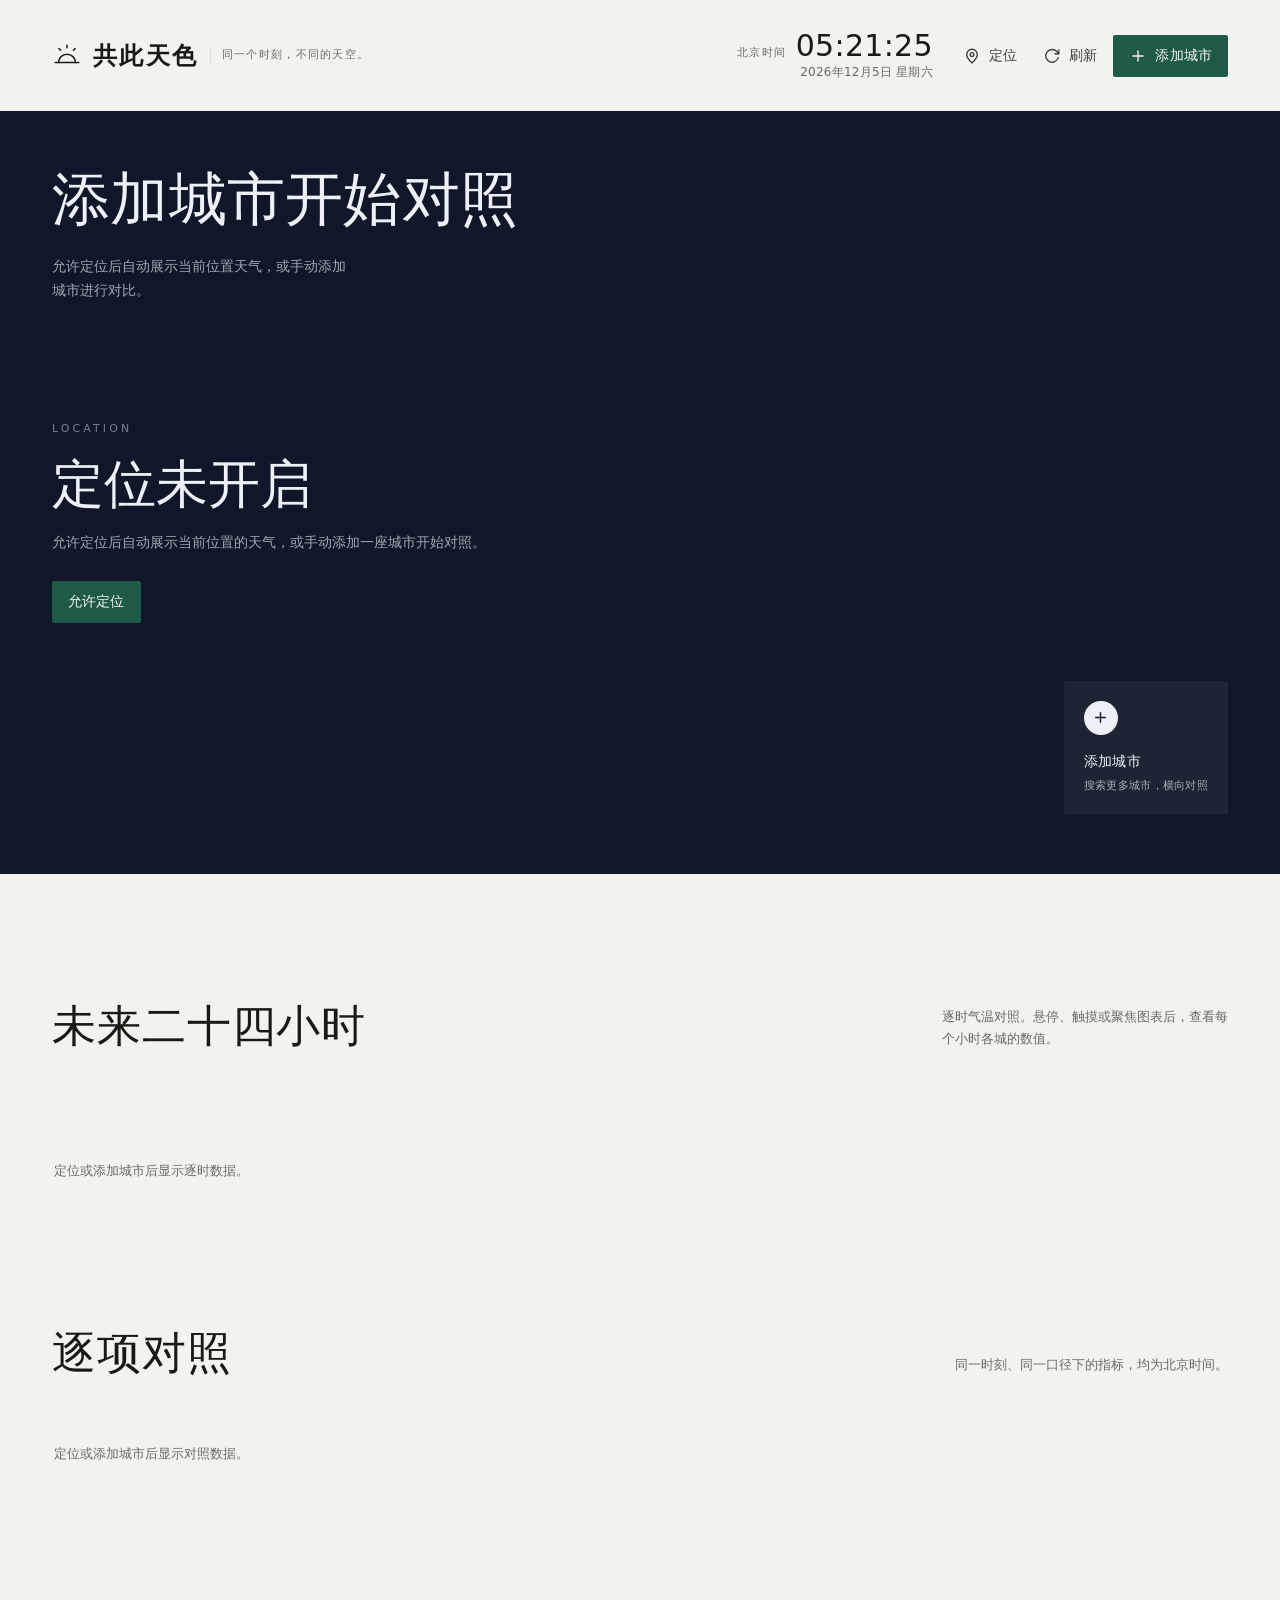
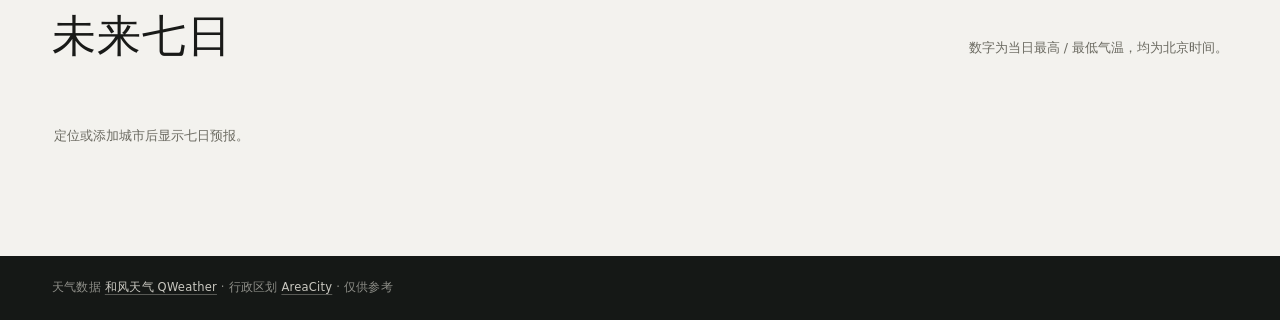
<file: index.html>
<!doctype html>
<html lang="zh-CN">
<head>
<meta charset="utf-8">
<meta name="viewport" content="width=device-width, initial-scale=1">
<title>共此天色 · 同一个时刻，不同的天空</title>
<meta name="description" content="默认展示当前位置的实时天气，可添加城市横向对照逐时气温与未来七日预报。时间统一为北京时间。">
<meta name="theme-color" content="#0f1728">
<link rel="icon" href="data:image/svg+xml,%3Csvg xmlns='http://www.w3.org/2000/svg' viewBox='0 0 32 32'%3E%3Crect width='32' height='32' fill='%230f1728'/%3E%3Cpath d='M7 22a9 9 0 0 1 18 0M3.5 22h25' fill='none' stroke='%23f2c14e' stroke-width='1.8' stroke-linecap='round'/%3E%3C/svg%3E">
<link rel="preconnect" href="https://kd44ud3a2q.re.qweatherapi.com" crossorigin>
<link rel="stylesheet" href="./styles.css">
<script>document.documentElement.classList.add('js');</script>
</head>
<body>

<svg class="sprite" xmlns="http://www.w3.org/2000/svg" aria-hidden="true" focusable="false">
  <symbol id="i-mark" viewBox="0 0 32 32">
    <path d="M7 23a9 9 0 0 1 18 0"/>
    <path d="M3.5 23h25"/>
    <path d="M16 4.5v2.6M7.3 8.1l1.8 1.8M24.7 8.1l-1.8 1.8"/>
  </symbol>
  <symbol id="i-sun" viewBox="0 0 24 24">
    <circle cx="12" cy="12" r="4.2"/>
    <path d="M12 2.2v1.8M12 20v1.8M2.2 12H4M20 12h1.8M5.2 5.2l1.3 1.3M17.5 17.5l1.3 1.3M5.2 18.8l1.3-1.3M17.5 6.5l1.3-1.3"/>
  </symbol>
  <symbol id="i-moon" viewBox="0 0 24 24">
    <path d="M21 12.8A9 9 0 1 1 11.2 3a7 7 0 0 0 9.8 9.8Z"/>
  </symbol>
  <symbol id="i-cloud" viewBox="0 0 24 24">
    <path d="M18 10h-1.26A8 8 0 1 0 9 20h9a5 5 0 0 0 0-10Z"/>
  </symbol>
  <symbol id="i-cloud-sun" viewBox="0 0 24 24">
    <circle cx="7.4" cy="7.2" r="3.1"/>
    <path d="M7.4 1.9v1.5M1.9 7.2h1.5M3.5 3.3l1.1 1.1"/>
    <g transform="translate(6.4 4.6) scale(0.64)"><path d="M18 10h-1.26A8 8 0 1 0 9 20h9a5 5 0 0 0 0-10Z"/></g>
  </symbol>
  <symbol id="i-cloud-moon" viewBox="0 0 24 24">
    <path d="M10.4 7.8A4.6 4.6 0 1 1 6.6 1.3a3.6 3.6 0 0 0 3.8 6.5Z" transform="translate(-0.4 0.6)"/>
    <g transform="translate(6.4 4.6) scale(0.64)"><path d="M18 10h-1.26A8 8 0 1 0 9 20h9a5 5 0 0 0 0-10Z"/></g>
  </symbol>
  <symbol id="i-overcast" viewBox="0 0 24 24">
    <g opacity="0.5" transform="translate(1.6 -1.2) scale(0.78)"><path d="M18 10h-1.26A8 8 0 1 0 9 20h9a5 5 0 0 0 0-10Z"/></g>
    <g transform="translate(0.8 3.4) scale(0.86)"><path d="M18 10h-1.26A8 8 0 1 0 9 20h9a5 5 0 0 0 0-10Z"/></g>
  </symbol>
  <symbol id="i-fog" viewBox="0 0 24 24">
    <g transform="translate(0 -2.2) scale(0.92)"><path d="M18 10h-1.26A8 8 0 1 0 9 20h9a5 5 0 0 0 0-10Z"/></g>
    <path d="M6.6 20.3h10.8M8.6 22.6h7.4"/>
  </symbol>
  <symbol id="i-drizzle" viewBox="0 0 24 24">
    <path d="M18 9.4h-1.26A8 8 0 1 0 9 19.4h9a5 5 0 0 0 0-10Z"/>
    <path d="M8.8 20.4l-.4 1.4M13 20.4l-.4 1.4M17.2 20.4l-.4 1.4"/>
  </symbol>
  <symbol id="i-rain" viewBox="0 0 24 24">
    <path d="M18 9h-1.26A8 8 0 1 0 9 19h9a5 5 0 0 0 0-10Z"/>
    <path d="M9.2 20.4l-1.1 2.2M13.2 20.4l-1.1 2.2M17.2 20.4l-1.1 2.2"/>
  </symbol>
  <symbol id="i-rain-heavy" viewBox="0 0 24 24">
    <path d="M18 8.6h-1.26A8 8 0 1 0 9 18.6h9a5 5 0 0 0 0-10Z"/>
    <path d="M7.6 20l-1.4 2.7M11 20l-1.4 2.7M14.4 20l-1.4 2.7M17.8 20l-1.4 2.7"/>
  </symbol>
  <symbol id="i-snow" viewBox="0 0 24 24">
    <path d="M18 9h-1.26A8 8 0 1 0 9 19h9a5 5 0 0 0 0-10Z"/>
    <path d="M8.2 20.2v2.4M7 21.4h2.4M13 20.7v2.4M11.8 21.9h2.4M17.4 20.1v2.4M16.2 21.3h2.4"/>
  </symbol>
  <symbol id="i-sleet" viewBox="0 0 24 24">
    <path d="M18 9h-1.26A8 8 0 1 0 9 19h9a5 5 0 0 0 0-10Z"/>
    <path d="M9.4 20.2l-1 2.1M14.6 20.2v2.2M13.5 21.3h2.2"/>
  </symbol>
  <symbol id="i-thunder" viewBox="0 0 24 24">
    <g transform="translate(0 -1.6)"><path d="M18 9h-1.26A8 8 0 1 0 9 19h9a5 5 0 0 0 0-10Z"/></g>
    <path d="M13 18.4l-2.6 3.1h2.4l-1.3 2.2"/>
  </symbol>
  <symbol id="i-plus" viewBox="0 0 24 24"><path d="M12 5.2v13.6M5.2 12h13.6"/></symbol>
  <symbol id="i-close" viewBox="0 0 24 24"><path d="M6.2 6.2l11.6 11.6M17.8 6.2L6.2 17.8"/></symbol>
  <symbol id="i-refresh" viewBox="0 0 24 24">
    <path d="M21 4v5h-5"/>
    <path d="M20.4 14.2A8.5 8.5 0 1 1 18.2 5.8L21 8.6"/>
  </symbol>
  <symbol id="i-search" viewBox="0 0 24 24"><circle cx="10.5" cy="10.5" r="6.5"/><path d="M15.4 15.4L21 21"/></symbol>
  <symbol id="i-pin" viewBox="0 0 24 24"><path d="M12 21.2s7-6.3 7-11.2a7 7 0 1 0-14 0c0 4.9 7 11.2 7 11.2Z"/><circle cx="12" cy="10" r="2.5"/></symbol>
</svg>

<a class="skip-link" href="#main">跳到主要内容</a>

<header class="masthead">
  <a class="brand" href="./" aria-label="共此天色 · 城市天气对照">
    <svg class="brand-mark" viewBox="0 0 32 32" aria-hidden="true"><use href="#i-mark"></use></svg>
    <span class="brand-name">共此天色</span>
    <span class="brand-sub">同一个时刻，不同的天空。</span>
  </a>

  <div class="clock" role="group" aria-label="北京时间">
    <span class="clock-label">北京时间</span>
    <time class="clock-time" id="clock-time" datetime="">--:--:--</time>
    <span class="clock-date" id="clock-date">—</span>
  </div>

  <div class="mast-tools">
    <button type="button" class="btn btn--quiet" id="locate-btn" aria-label="定位当前城市">
      <svg class="ui-icon" aria-hidden="true"><use href="#i-pin"></use></svg>
      <span class="btn-label">定位</span>
    </button>
    <button type="button" class="btn btn--quiet" id="refresh-btn" aria-label="刷新天气数据">
      <svg class="ui-icon" aria-hidden="true"><use href="#i-refresh"></use></svg>
      <span class="btn-label">刷新</span>
    </button>
    <button type="button" class="btn btn--solid" id="add-btn">
      <svg class="ui-icon" aria-hidden="true"><use href="#i-plus"></use></svg>
      <span class="btn-label">添加城市</span>
    </button>
  </div>
</header>

<div class="banner" id="banner" role="status" hidden>
  <p id="banner-text"></p>
  <button type="button" class="link-btn" id="banner-retry">重试</button>
</div>

<main id="main">
  <section class="sky" id="sky" data-phase="night" aria-labelledby="headline">
    <div class="sky-inner">
      <div class="sky-main">
        <div class="sky-copy">
          <h1 class="headline" id="headline">正在定位…</h1>
          <p class="insight" id="insight">正在获取两座城市的实时天气…</p>
        </div>
        <div class="solar" id="solar" aria-label="当前位置今日日照"></div>
      </div>
      <div class="city-row" id="city-row" role="group" aria-label="城市天气对照"></div>
      <p class="swipe-hint" id="swipe-hint" hidden>横向滚动，比较全部城市 →</p>
    </div>
  </section>

  <section class="section" id="hourly" aria-labelledby="hourly-title">
    <div class="section-head reveal">
      <h2 class="section-title" id="hourly-title">未来二十四小时</h2>
      <p class="section-note">逐时气温对照。悬停、触摸或聚焦图表后，查看每个小时各城的数值。</p>
    </div>
    <div class="chart-panel reveal">
      <div class="chart-legend" id="chart-legend" aria-label="城市图例，点击可隐藏或显示"></div>
      <div class="chart-wrap" id="chart-wrap">
        <div class="chart-skeleton" aria-hidden="true"></div>
      </div>
      <p class="sr-only" id="chart-live" aria-live="polite"></p>
    </div>
  </section>

  <section class="section" id="compare" aria-labelledby="compare-title">
    <div class="section-head reveal">
      <h2 class="section-title" id="compare-title">逐项对照</h2>
      <p class="section-note">同一时刻、同一口径下的指标，均为北京时间。</p>
    </div>
    <div class="table-scroll reveal" id="compare-table">
      <div class="line-skeleton" aria-hidden="true"></div>
      <div class="line-skeleton" aria-hidden="true"></div>
      <div class="line-skeleton" aria-hidden="true"></div>
      <div class="line-skeleton" aria-hidden="true"></div>
    </div>
  </section>

  <section class="section" id="weekly" aria-labelledby="weekly-title">
    <div class="section-head reveal">
      <h2 class="section-title" id="weekly-title">未来七日</h2>
      <p class="section-note">数字为当日最高 / 最低气温，均为北京时间。<span class="only-mobile">左右滑动查看全部日期。</span></p>
    </div>
    <div class="week-scroll reveal" id="week-grid">
      <div class="line-skeleton" aria-hidden="true"></div>
      <div class="line-skeleton" aria-hidden="true"></div>
    </div>
  </section>
</main>

<footer class="footer">
  <div class="footer-inner">
    <p class="footer-credit">天气数据 <a href="https://www.qweather.com" target="_blank" rel="noopener">和风天气 QWeather</a> · 行政区划 <a href="https://github.com/xiangyuecn/AreaCity-JsSpider-StatsGov" target="_blank" rel="noopener">AreaCity</a> · 仅供参考</p>
  </div>
</footer>

<dialog class="dialog" id="add-dialog" aria-labelledby="add-title">
  <div class="dialog-body">
    <div class="dialog-head">
      <div>
        <h2 class="dialog-title" id="add-title">添加城市</h2>
        <p class="dialog-sub">最多同时对照 <span id="max-cities">6</span> 座城市，时间统一为北京时间。</p>
      </div>
      <button type="button" class="icon-btn" id="dialog-close" aria-label="关闭">
        <svg class="ui-icon" aria-hidden="true"><use href="#i-close"></use></svg>
      </button>
    </div>
    <div class="search-field">
      <svg class="ui-icon" aria-hidden="true"><use href="#i-search"></use></svg>
      <input id="city-search" type="search" placeholder="搜索城市 / 区县，例如 微山县、上海" autocomplete="off" aria-label="搜索城市">
    </div>
    <div class="quick" id="quick-cities" aria-label="热门城市"></div>
    <div class="results" id="city-results" aria-label="搜索结果"></div>
    <div class="dialog-foot">
      <button type="button" class="link-btn" id="reset-cities">回到当前位置</button>
      <span class="dialog-count" id="city-count">已添加 2 座</span>
    </div>
  </div>
</dialog>

<div class="toast" id="toast" role="status" aria-live="polite"></div>

<noscript>
  <div class="noscript">共此天色需要启用 JavaScript 才能获取实时天气数据。</div>
</noscript>

<script src="./places.js" defer></script>
<script src="./app.js" defer></script>
</body>
</html>
</file>
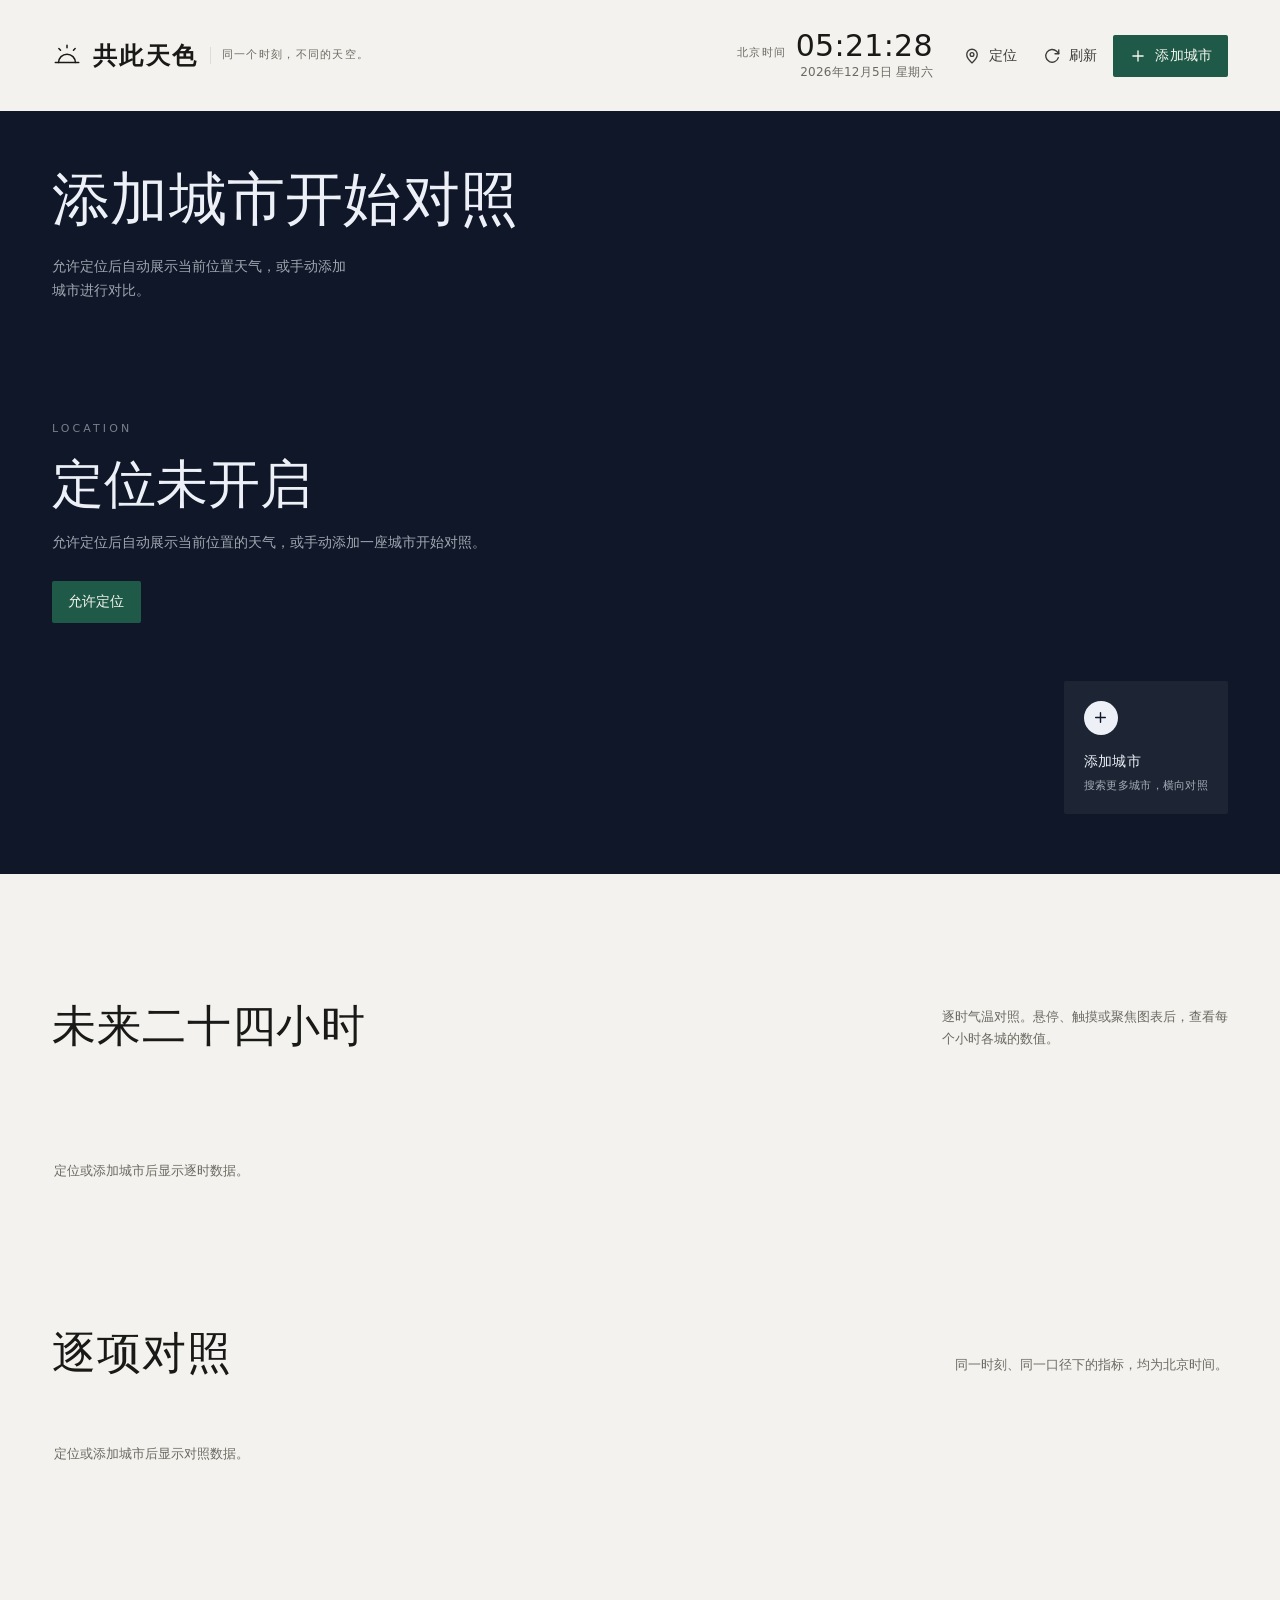
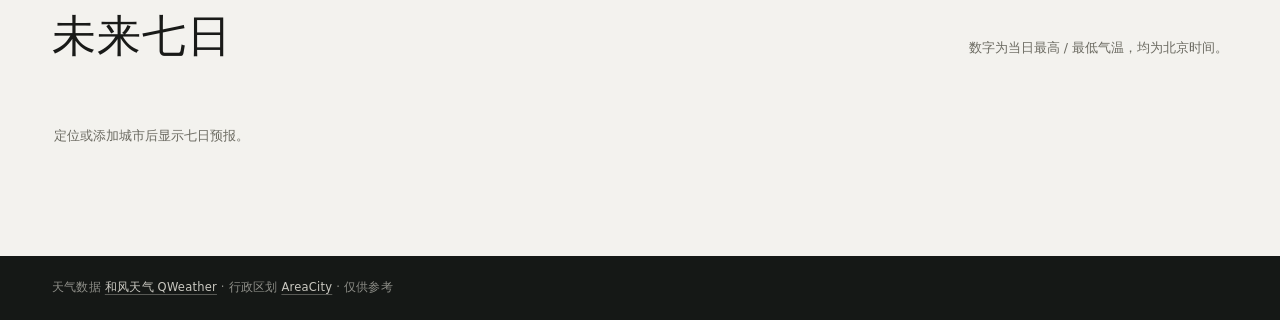
<file: standalone.html>
<!doctype html>
<html lang="zh-CN">
<head>
<meta charset="utf-8">
<meta name="viewport" content="width=device-width, initial-scale=1">
<title>共此天色 · 同一个时刻，不同的天空</title>
<meta name="description" content="默认展示当前位置的实时天气，可添加城市横向对照逐时气温与未来七日预报。时间统一为北京时间。">
<meta name="theme-color" content="#0f1728">
<link rel="icon" href="data:image/svg+xml,%3Csvg xmlns='http://www.w3.org/2000/svg' viewBox='0 0 32 32'%3E%3Crect width='32' height='32' fill='%230f1728'/%3E%3Cpath d='M7 22a9 9 0 0 1 18 0M3.5 22h25' fill='none' stroke='%23f2c14e' stroke-width='1.8' stroke-linecap='round'/%3E%3C/svg%3E">
<link rel="preconnect" href="https://kd44ud3a2q.re.qweatherapi.com" crossorigin>
<style>
/* =========================================================================
   共此天色 · 城市天气对照
   One page, one type system: serif display (Songti) + sans data (PingFang).
   Palette: neutral paper, pine accent, weather-coloured sky bands.
   ========================================================================= */

:root {
  --paper: #f3f2ee;
  --paper-2: #eae8e1;
  --paper-3: #e1ded4;
  --ink: #191a18;
  --ink-soft: #3c3d38;
  --muted: #6b6a61;
  --accent: #1f5a48;
  --accent-deep: #164336;
  --accent-soft: #e2e9e4;
  --accent-ink: #f7f6f0;
  --serif: "Songti SC", "Noto Serif SC", "Source Han Serif SC", "STSong", "SimSun", Georgia, serif;
  --sans: "PingFang SC", "Hiragino Sans GB", "Noto Sans SC", "Source Han Sans SC", "Microsoft YaHei", system-ui, -apple-system, "Segoe UI", sans-serif;
  --shell: 1280px;
  --pad: clamp(20px, 4.2vw, 52px);
  --ease: cubic-bezier(.2, .72, .2, 1);
  --chart-grid: rgba(25, 26, 24, .1);
  --chart-grid-strong: rgba(25, 26, 24, .22);
  --edge: rgba(25, 26, 24, .1);
  --shadow-float: 0 30px 80px -24px rgba(18, 22, 20, .38), 0 2px 10px rgba(18, 22, 20, .08);
}

/* ---------- reset ---------- */

*, *::before, *::after { box-sizing: border-box; }

html { -webkit-text-size-adjust: 100%; }

body {
  margin: 0;
  background: var(--paper);
  color: var(--ink);
  font-family: var(--sans);
  font-size: 16px;
  line-height: 1.55;
  font-feature-settings: "tnum" 1;
  -webkit-font-smoothing: antialiased;
  text-rendering: optimizeLegibility;
}

h1, h2, h3, p, figure { margin: 0; }
button { font: inherit; color: inherit; }
a { color: inherit; }
img, svg { display: block; max-width: 100%; }
table { border-collapse: collapse; }
::selection { background: var(--accent); color: var(--accent-ink); }

:focus-visible {
  outline: 2px solid var(--accent);
  outline-offset: 3px;
}

.sky :focus-visible { outline-color: currentColor; }

.sr-only {
  position: absolute;
  width: 1px; height: 1px;
  padding: 0; margin: -1px;
  overflow: hidden;
  clip: rect(0 0 0 0);
  white-space: nowrap;
  border: 0;
}

.sprite { position: absolute; width: 0; height: 0; overflow: hidden; }

.skip-link {
  position: absolute;
  left: 16px; top: -60px;
  z-index: 60;
  padding: 10px 16px;
  background: var(--ink);
  color: var(--paper);
  text-decoration: none;
  font-size: 14px;
  transition: top .2s var(--ease);
}
.skip-link:focus { top: 12px; }

/* ---------- shared bits ---------- */

.glyph {
  width: 1em; height: 1em;
  fill: none;
  stroke: currentColor;
  stroke-width: 1.7;
  stroke-linecap: round;
  stroke-linejoin: round;
  flex: none;
}

.ui-icon {
  width: 18px; height: 18px;
  fill: none;
  stroke: currentColor;
  stroke-width: 1.8;
  stroke-linecap: round;
  stroke-linejoin: round;
  flex: none;
}

.btn {
  display: inline-flex;
  align-items: center;
  justify-content: center;
  gap: 8px;
  min-height: 42px;
  padding: 0 16px;
  border: 0;
  border-radius: 2px;
  background: transparent;
  color: var(--ink);
  font-size: 14px;
  font-weight: 500;
  letter-spacing: .01em;
  cursor: pointer;
  transition: background-color .18s var(--ease), color .18s var(--ease), opacity .18s var(--ease);
}

.btn--quiet { padding: 0 10px; color: var(--ink-soft); }
.btn--quiet:hover { background: var(--paper-2); color: var(--ink); }

.btn--solid { background: var(--accent); color: var(--accent-ink); }
.btn--solid:hover { background: var(--accent-deep); }
.btn:active { transform: translateY(1px); }
.btn:disabled { opacity: .6; cursor: progress; }

.btn.is-loading .ui-icon { animation: spin 1.1s linear infinite; }

.icon-btn {
  display: inline-grid;
  place-items: center;
  width: 40px; height: 40px;
  border: 0;
  border-radius: 2px;
  background: transparent;
  color: var(--ink-soft);
  cursor: pointer;
  transition: background-color .18s var(--ease), color .18s var(--ease);
}
.icon-btn:hover { background: var(--paper-2); color: var(--ink); }

.link-btn {
  padding: 0;
  border: 0;
  background: none;
  color: var(--accent);
  font-size: 13px;
  text-decoration: underline;
  text-decoration-thickness: 1px;
  text-underline-offset: 3px;
  cursor: pointer;
}
.link-btn:hover { color: var(--accent-deep); }

@keyframes spin { to { transform: rotate(360deg); } }
@keyframes rise {
  from { opacity: 0; transform: translateY(22px); }
  to { opacity: 1; transform: none; }
}
@keyframes fade { from { opacity: 0; } to { opacity: 1; } }
@keyframes pulse {
  0%, 100% { opacity: .55; }
  50% { opacity: .95; }
}

/* ---------- masthead ---------- */

.masthead {
  max-width: var(--shell);
  margin: 0 auto;
  padding: clamp(18px, 2.6vw, 30px) var(--pad);
  display: grid;
  grid-template-columns: auto minmax(0, 1fr) auto;
  align-items: center;
  gap: 20px;
}

.brand {
  display: inline-flex;
  align-items: center;
  gap: 11px;
  text-decoration: none;
  color: var(--ink);
}

.brand-mark {
  width: 30px; height: 30px;
  fill: none;
  stroke: var(--ink);
  stroke-width: 1.6;
  stroke-linecap: round;
}

.brand-name {
  font-family: var(--serif);
  font-size: 24px;
  font-weight: 600;
  letter-spacing: .1em;
  line-height: 1;
}

.brand-sub {
  font-size: 11px;
  letter-spacing: .12em;
  color: var(--muted);
  border-left: 1px solid var(--edge);
  padding-left: 11px;
  line-height: 1.5;
}

.clock {
  justify-self: end;
  display: grid;
  grid-template-columns: auto auto;
  grid-template-areas: "label time" "date date";
  align-items: baseline;
  column-gap: 10px;
  row-gap: 1px;
  text-align: right;
}

.clock-label {
  grid-area: label;
  font-size: 11px;
  letter-spacing: .1em;
  color: var(--muted);
}

.clock-time {
  grid-area: time;
  font-size: clamp(24px, 2.4vw, 30px);
  font-weight: 300;
  letter-spacing: .01em;
  font-variant-numeric: tabular-nums;
  line-height: 1.05;
}

.clock-date {
  grid-area: date;
  font-size: 12px;
  color: var(--muted);
  letter-spacing: .02em;
}

.mast-tools { display: flex; align-items: center; gap: 6px; }

.banner {
  display: flex;
  align-items: center;
  justify-content: space-between;
  gap: 16px;
  background: var(--accent-soft);
  color: var(--accent-deep);
  padding: 10px clamp(20px, 4.2vw, 52px);
  font-size: 13px;
  margin: 0 0 8px;
}
.banner[hidden] { display: none; }
.banner p { margin: 0; }
.banner .link-btn { color: var(--accent-deep); white-space: nowrap; }

/* ---------- sky band ---------- */

.sky {
  --sky-bg: #cfe1ea;
  --sky-ink: #12232c;
  --sky-muted: rgba(18, 35, 44, .66);
  --sky-line: rgba(18, 35, 44, .22);
  --sky-sun: #d99a2b;
  --sky-tint: rgba(18, 35, 44, .07);
  --sky-tint-hover: rgba(18, 35, 44, .13);
  --sky-dot-ring: rgba(18, 35, 44, .25);
  background: var(--sky-bg);
  color: var(--sky-ink);
  transition: background-color .8s var(--ease), color .8s var(--ease);
}

.sky[data-phase="dawn"] {
  --sky-bg: #efd4bb;
  --sky-ink: #2b1d15;
  --sky-muted: rgba(43, 29, 21, .66);
  --sky-line: rgba(43, 29, 21, .22);
  --sky-sun: #d8863a;
  --sky-tint: rgba(43, 29, 21, .07);
  --sky-tint-hover: rgba(43, 29, 21, .13);
}

.sky[data-phase="golden"] {
  --sky-bg: #e7b879;
  --sky-ink: #2a1c10;
  --sky-muted: rgba(42, 28, 16, .68);
  --sky-line: rgba(42, 28, 16, .24);
  --sky-sun: #f9e6b8;
  --sky-tint: rgba(42, 28, 16, .08);
  --sky-tint-hover: rgba(42, 28, 16, .15);
}

.sky[data-phase="dusk"] {
  --sky-bg: #a7959c;
  --sky-ink: #1d1720;
  --sky-muted: rgba(29, 23, 32, .68);
  --sky-line: rgba(29, 23, 32, .24);
  --sky-sun: #f0d8b4;
  --sky-tint: rgba(29, 23, 32, .08);
  --sky-tint-hover: rgba(29, 23, 32, .15);
}

.sky[data-phase="night"] {
  --sky-bg: #0f1728;
  --sky-ink: #edf1f7;
  --sky-muted: rgba(237, 241, 247, .66);
  --sky-line: rgba(237, 241, 247, .22);
  --sky-sun: #e9eef7;
  --sky-tint: rgba(255, 255, 255, .06);
  --sky-tint-hover: rgba(255, 255, 255, .12);
  --sky-dot-ring: rgba(255, 255, 255, .4);
}

.sky-inner {
  max-width: var(--shell);
  margin: 0 auto;
  padding: clamp(30px, 4.4vw, 56px) var(--pad) clamp(34px, 4.6vw, 58px);
  min-height: clamp(440px, 50vh, 600px);
  display: flex;
  flex-direction: column;
  justify-content: space-between;
  gap: clamp(40px, 5vw, 64px);
}

.sky-main {
  display: flex;
  align-items: flex-start;
  justify-content: space-between;
  gap: clamp(28px, 4vw, 64px);
}

.sky-copy { max-width: 920px; }

.headline {
  font-family: var(--serif);
  font-size: clamp(34px, 4.5vw, 58px);
  font-weight: 400;
  line-height: 1.14;
  letter-spacing: .005em;
  text-wrap: balance;
  max-width: 13em;
  margin: 0;
}

.insight {
  margin-top: clamp(16px, 2vw, 22px);
  max-width: 34ch;
  font-size: 14px;
  line-height: 1.7;
  color: var(--sky-muted);
  text-wrap: pretty;
}

/* solar arc */

.solar {
  flex: 0 0 auto;
  width: min(360px, 31vw);
  padding-top: 6px;
}

.solar-title {
  font-size: 11px;
  letter-spacing: .1em;
  color: var(--sky-muted);
  margin: 0 0 2px;
}

.solar svg { width: 100%; height: auto; overflow: visible; }
.solar-arc { fill: none; stroke: var(--sky-line); stroke-width: 1.1; }
.solar-horizon { stroke: var(--sky-line); stroke-width: 1.1; }
.solar-tick { stroke: var(--sky-line); stroke-width: 1.1; }
.solar-disc { fill: var(--sky-sun); }
.solar-moon path { fill: none; stroke: var(--sky-sun); stroke-width: 1.5; stroke-linejoin: round; }
.solar-cap {
  display: flex;
  justify-content: space-between;
  gap: 16px;
  margin-top: 2px;
  font-size: 11px;
  letter-spacing: .04em;
  color: var(--sky-muted);
  font-variant-numeric: tabular-nums;
}
.solar-note {
  margin-top: 8px;
  font-size: 12px;
  color: var(--sky-muted);
  font-variant-numeric: tabular-nums;
}

/* city columns */

.city-row[data-count="3"] { gap: clamp(24px, 3vw, 44px); }
.city-row[data-count="3"] .city-temp { font-size: clamp(76px, 6.6vw, 100px); }

.city-row[data-count="4"] { gap: clamp(24px, 2.4vw, 36px); }
.city-row[data-count="5"],
.city-row[data-count="6"] { gap: clamp(20px, 2vw, 28px); }
.city-row[data-count="4"] .city,
.city-row[data-count="5"] .city,
.city-row[data-count="6"] .city {
  flex: 1 1 150px;
  min-width: 150px;
  max-width: none;
}
.city-row[data-count="4"] .city { flex-basis: 170px; min-width: 170px; }
.city-row[data-count="4"] .city-temp,
.city-row[data-count="5"] .city-temp,
.city-row[data-count="6"] .city-temp { font-size: clamp(68px, 6.1vw, 88px); }
.city-row[data-count="4"] .city-temp-line,
.city-row[data-count="5"] .city-temp-line,
.city-row[data-count="6"] .city-temp-line {
  flex-direction: column;
  align-items: flex-start;
  gap: 10px;
}
.city-row[data-count="4"] .city-cond,
.city-row[data-count="5"] .city-cond,
.city-row[data-count="6"] .city-cond { padding-bottom: 0; font-size: 14px; }
.city-row[data-count="4"] .city-cond .glyph,
.city-row[data-count="5"] .city-cond .glyph,
.city-row[data-count="6"] .city-cond .glyph { font-size: 28px; }
.city-row[data-count="4"] .city-meta,
.city-row[data-count="5"] .city-meta,
.city-row[data-count="6"] .city-meta { min-height: 3.3em; }
.city-row[data-count="6"] .add-city { display: none; }

.swipe-hint {
  margin: 14px 0 0;
  font-size: 11px;
  letter-spacing: .06em;
  color: var(--sky-muted);
}
.swipe-hint[hidden] { display: none; }

.city-row {
  display: flex;
  align-items: stretch;
  gap: clamp(24px, 3.4vw, 52px);
  overflow-x: auto;
  overscroll-behavior-x: contain;
  scrollbar-width: none;
  scroll-snap-type: x proximity;
  padding-bottom: 2px;
}
.city-row::-webkit-scrollbar { display: none; }
.city-row.is-scrollable:not(.is-end) {
  -webkit-mask-image: linear-gradient(to right, #000 0, #000 calc(100% - 14px), transparent 100%);
  mask-image: linear-gradient(to right, #000 0, #000 calc(100% - 14px), transparent 100%);
  padding-right: 4px;
}

.city {
  position: relative;
  flex: 1 1 236px;
  min-width: 214px;
  max-width: 400px;
  scroll-snap-align: start;
  padding-top: 4px;
}

.city-region {
  display: flex;
  align-items: center;
  gap: 8px;
  min-height: 18px;
  font-size: 11px;
  letter-spacing: .08em;
  color: var(--sky-muted);
  margin-bottom: 12px;
}

.city-dot {
  width: 8px; height: 8px;
  border-radius: 50%;
  background: var(--dot, var(--sky-sun));
  outline: 1px solid var(--sky-dot-ring);
  outline-offset: 1px;
  flex: none;
}

@supports (background: color-mix(in srgb, red, blue)) {
  .sky .city-dot { background: color-mix(in srgb, var(--dot, var(--sky-sun)) 62%, var(--sky-ink)); }
}

.city-name {
  font-family: var(--serif);
  font-size: clamp(22px, 2.3vw, 29px);
  font-weight: 400;
  letter-spacing: .03em;
  line-height: 1.2;
  margin: 0 0 4px;
  padding-right: 30px;
}

.city-remove {
  position: absolute;
  top: 0; right: 0;
  display: grid;
  place-items: center;
  width: 28px; height: 28px;
  padding: 0;
  border: 0;
  border-radius: 2px;
  background: transparent;
  color: var(--sky-muted);
  cursor: pointer;
  opacity: 0;
  transition: opacity .18s var(--ease), background-color .18s var(--ease), color .18s var(--ease);
}
.city-remove .ui-icon { width: 15px; height: 15px; }
.city:hover .city-remove,
.city:focus-within .city-remove { opacity: 1; }
.city-remove:hover { background: var(--sky-tint); color: var(--sky-ink); }

.city-temp-line {
  display: flex;
  align-items: flex-end;
  flex-wrap: wrap;
  gap: 10px 18px;
  margin-top: 2px;
}

.city-temp {
  font-family: var(--serif);
  font-size: clamp(76px, 8.4vw, 112px);
  line-height: .82;
  letter-spacing: -.035em;
  font-variant-numeric: tabular-nums;
  display: inline-flex;
  align-items: flex-start;
}

.city-unit {
  font-size: .4em;
  line-height: 1;
  margin-top: .1em;
  margin-left: .015em;
  letter-spacing: 0;
  color: var(--sky-muted);
}

.city-cond {
  display: flex;
  align-items: center;
  gap: 9px;
  padding-bottom: 9px;
  font-size: 15px;
  letter-spacing: .02em;
  white-space: nowrap;
}
.city-cond .glyph { font-size: 34px; stroke-width: 1.45; }

.city-meta {
  margin-top: 16px;
  font-size: 12.5px;
  line-height: 1.65;
  color: var(--sky-muted);
  font-variant-numeric: tabular-nums;
}
.city-meta b { font-weight: 500; color: var(--sky-ink); }

.city-aqi {
  display: flex;
  align-items: center;
  gap: 7px;
  margin-top: 7px;
  font-size: 11.5px;
  color: var(--sky-muted);
  font-variant-numeric: tabular-nums;
}

.aqi-dot {
  width: 7px; height: 7px;
  border-radius: 50%;
  background: var(--aqi);
  flex: none;
}

.city--empty .city-temp { color: var(--sky-muted); }

.add-city {
  flex: 0 0 188px;
  margin-left: auto;
  display: flex;
  flex-direction: column;
  justify-content: flex-start;
  align-items: flex-start;
  gap: 16px;
  min-height: 0;
  padding: 20px;
  align-self: flex-start;
  border: 0;
  border-radius: 2px;
  background: var(--sky-tint);
  color: var(--sky-ink);
  text-align: left;
  cursor: pointer;
  scroll-snap-align: end;
  transition: background-color .2s var(--ease);
}
.add-city:hover { background: var(--sky-tint-hover); }
.add-city:disabled { cursor: default; background: var(--sky-tint); opacity: .6; }

.add-city-plus {
  display: grid;
  place-items: center;
  width: 34px; height: 34px;
  border-radius: 50%;
  background: var(--sky-ink);
  color: var(--sky-bg);
}
.add-city-plus .ui-icon { width: 17px; height: 17px; stroke-width: 2; }

.add-city-text {
  display: block;
  font-size: 14px;
  letter-spacing: .02em;
}
.add-city-text small {
  display: block;
  margin-top: 4px;
  font-size: 11px;
  line-height: 1.6;
  color: var(--sky-muted);
}

/* ---------- sections ---------- */

.section {
  max-width: var(--shell);
  margin: 0 auto;
  padding: clamp(76px, 10vw, 132px) var(--pad) 0;
}

.section-head {
  display: flex;
  align-items: flex-end;
  justify-content: space-between;
  gap: 32px;
  margin-bottom: clamp(28px, 3.6vw, 44px);
}

.section-title {
  font-family: var(--serif);
  font-size: clamp(30px, 3.5vw, 44px);
  font-weight: 400;
  letter-spacing: .02em;
  line-height: 1.15;
}

.section-note {
  max-width: 36ch;
  font-size: 12.5px;
  line-height: 1.7;
  color: var(--muted);
  padding-bottom: 4px;
  text-wrap: pretty;
}

/* chart */

.chart-panel { position: relative; }

.chart-legend {
  display: flex;
  flex-wrap: wrap;
  gap: 4px 22px;
  margin-bottom: 18px;
  min-height: 26px;
}

.legend-btn {
  display: inline-flex;
  align-items: center;
  gap: 8px;
  padding: 3px 0;
  border: 0;
  background: none;
  color: var(--ink);
  font-size: 13px;
  cursor: pointer;
  transition: opacity .18s var(--ease);
}
.legend-btn .legend-dot {
  width: 9px; height: 9px;
  border-radius: 50%;
  background: var(--c);
  flex: none;
}
.legend-btn[aria-pressed="false"] { opacity: .34; }
.legend-btn:hover { opacity: .7; }
.legend-btn[aria-pressed="false"]:hover { opacity: .55; }

.chart-wrap { position: relative; }

.chart {
  width: 100%;
  height: auto;
  touch-action: pan-y;
  overflow: visible;
}
.chart text {
  font-family: var(--sans);
  font-size: 11px;
  fill: var(--muted);
  font-variant-numeric: tabular-nums;
}
.chart .axis-line { stroke: var(--chart-grid); stroke-width: 1; }
.chart .axis-line--zero { stroke: rgba(191, 63, 40, .32); }
.chart .axis-label--zero { fill: rgba(191, 63, 40, .8); }
.chart .day-line { stroke: var(--chart-grid); stroke-width: 1; stroke-dasharray: 2 4; }
.chart .day-label { fill: var(--muted); font-size: 10px; letter-spacing: .06em; }
.chart .series-path {
  fill: none;
  stroke-width: 2;
  stroke-linecap: round;
  stroke-linejoin: round;
}
.chart .series-path.is-drawing { animation: draw-in 1.1s var(--ease) both; }
.chart .cursor-line { stroke: var(--ink); stroke-width: 1; opacity: .28; }
.chart .cursor-dot {
  stroke: var(--paper);
  stroke-width: 2;
  opacity: 0;
  transition: opacity .12s var(--ease);
}
.chart.is-active .cursor-dot { opacity: 1; }
.chart:focus-visible { outline: 2px solid var(--accent); outline-offset: 6px; }

@keyframes draw-in {
  from { stroke-dashoffset: var(--len); }
  to { stroke-dashoffset: 0; }
}

.chart-tip {
  position: absolute;
  top: 20px; left: 110px;
  z-index: 3;
  min-width: 176px;
  padding: 10px 12px;
  background: var(--ink);
  color: var(--paper);
  border-radius: 2px;
  font-size: 12px;
  line-height: 1.45;
  pointer-events: none;
  opacity: 0;
  transform: translate(-50%, 0);
  transition: opacity .14s var(--ease);
  font-variant-numeric: tabular-nums;
}
.chart-tip.is-on { opacity: 1; }
.tip-time {
  color: rgba(243, 242, 238, .62);
  margin-bottom: 6px;
  letter-spacing: .02em;
}
.tip-row {
  display: grid;
  grid-template-columns: 7px minmax(0, 1fr) auto auto;
  align-items: center;
  gap: 7px;
  padding: 2px 0;
}
.tip-dot { width: 7px; height: 7px; border-radius: 50%; background: var(--c); }
.tip-name { color: rgba(243, 242, 238, .82); overflow: hidden; text-overflow: ellipsis; white-space: nowrap; }
.tip-val { font-weight: 600; }
.tip-cond { color: rgba(243, 242, 238, .6); font-size: 11px; white-space: nowrap; }

.chart-skeleton {
  height: clamp(260px, 32vw, 340px);
  background: var(--paper-2);
  animation: pulse 1.8s ease-in-out infinite;
}

.legend-temp { color: var(--muted); font-variant-numeric: tabular-nums; }

.line-skeleton {
  height: 20px;
  margin: 15px 0;
  background: var(--paper-2);
  animation: pulse 1.8s ease-in-out infinite;
}

/* table */

.table-scroll { overflow-x: auto; scrollbar-width: thin; }
.table-scroll::-webkit-scrollbar { height: 4px; }
.table-scroll::-webkit-scrollbar-thumb { background: var(--paper-3); }

.compare {
  width: 100%;
  min-width: 620px;
  font-size: 13.5px;
}

.compare thead th {
  padding: 0 14px 14px;
  text-align: center;
  font-weight: 500;
  font-size: 12px;
  letter-spacing: .06em;
  color: var(--muted);
  white-space: nowrap;
}
.compare thead th.row-label {
  text-align: left;
  padding-left: 2px;
  color: var(--muted);
}
.compare thead .th-city {
  display: inline-flex;
  align-items: center;
  gap: 7px;
  color: var(--ink);
  font-size: 13px;
  letter-spacing: .03em;
}
.compare thead .th-city .dot {
  width: 8px; height: 8px;
  border-radius: 50%;
  background: var(--c);
  flex: none;
}

.compare tbody tr { --row-bg: var(--paper); }
.compare tbody tr:nth-child(even) { --row-bg: var(--paper-2); }
.compare tbody tr:hover { --row-bg: var(--paper-3); }

.compare tbody th {
  position: sticky;
  left: 0;
  z-index: 1;
  width: 132px;
  padding: 13px 16px 13px 2px;
  background: var(--row-bg);
  text-align: left;
  font-weight: 400;
  color: var(--muted);
  white-space: nowrap;
  font-size: 12.5px;
  letter-spacing: .02em;
}

.compare tbody td {
  padding: 13px 14px;
  background: var(--row-bg);
  text-align: center;
  color: var(--ink);
  font-variant-numeric: tabular-nums;
  white-space: nowrap;
}

.cell-cond { display: inline-flex; align-items: center; gap: 7px; }
.cell-cond .glyph { font-size: 22px; stroke-width: 1.55; }
.cell-aqi { display: inline-flex; align-items: center; gap: 6px; }
.cell-sub { color: var(--muted); font-size: 11.5px; }

.empty-state {
  padding: 20px 2px;
  font-size: 13px;
  color: var(--muted);
}

/* week */

.week-scroll { overflow-x: auto; scrollbar-width: thin; }
.week-scroll::-webkit-scrollbar { height: 4px; }
.week-scroll::-webkit-scrollbar-thumb { background: var(--paper-3); }

.week-table {
  width: 100%;
  min-width: 740px;
  font-variant-numeric: tabular-nums;
}

.week-table th,
.week-table td {
  padding: 14px 8px;
  background: var(--paper);
  text-align: center;
}

.week-table thead th {
  padding: 0 8px 14px;
  font-size: 11.5px;
  font-weight: 400;
  letter-spacing: .05em;
  color: var(--muted);
  vertical-align: bottom;
}
.week-table thead th.is-today { color: var(--ink); }
.week-head > span { display: block; }
.week-head .wk-date { margin-top: 2px; font-size: 10.5px; color: var(--muted); }
.week-table thead .week-corner {
  padding-left: 2px;
  text-align: left;
}

.week-table tbody tr:nth-child(even) th,
.week-table tbody tr:nth-child(even) td { background: var(--paper-2); }
.week-table tbody tr:hover th,
.week-table tbody tr:hover td { background: var(--paper-3); }

.week-table tbody th {
  padding-left: 2px;
  font-weight: 400;
  font-size: 13.5px;
  letter-spacing: .02em;
  text-align: left;
  white-space: nowrap;
}

.week-city {
  display: inline-flex;
  align-items: center;
  gap: 8px;
}
.week-city .dot { width: 8px; height: 8px; border-radius: 50%; background: var(--c); flex: none; }

.week-cell {
  display: flex;
  flex-direction: column;
  align-items: center;
  gap: 5px;
}
.week-cell .glyph { font-size: 23px; stroke-width: 1.5; color: var(--ink-soft); }
.week-cell .hi { font-size: 15px; }
.week-cell .lo { font-size: 11.5px; color: var(--muted); }

.only-mobile { display: none; }

/* ---------- footer ---------- */

.footer {
  margin-top: clamp(56px, 7vw, 92px);
  background: #151816;
  color: #f1efe6;
  padding: 22px var(--pad) calc(22px + env(safe-area-inset-bottom));
}

.footer-inner {
  max-width: var(--shell);
  margin: 0 auto;
}

.footer-credit {
  margin: 0;
  font-size: 11.5px;
  line-height: 1.7;
  letter-spacing: .02em;
  color: rgba(241, 239, 230, .55);
}

.footer-credit a {
  color: rgba(241, 239, 230, .82);
  text-decoration-color: rgba(241, 239, 230, .3);
  text-underline-offset: 3px;
}

/* ---------- dialog ---------- */

.dialog {
  width: min(580px, calc(100vw - 28px));
  max-height: min(84vh, 760px);
  padding: 0;
  border: 0;
  border-radius: 2px;
  background: var(--paper);
  color: var(--ink);
  box-shadow: var(--shadow-float);
  overflow: hidden;
}
.dialog::backdrop { background: rgba(15, 23, 40, .5); }

.dialog-body {
  display: flex;
  flex-direction: column;
  max-height: min(84vh, 760px);
  padding: clamp(20px, 3.4vw, 32px) clamp(20px, 3.4vw, 34px) 20px;
}

.dialog-head {
  display: flex;
  align-items: flex-start;
  justify-content: space-between;
  gap: 20px;
  margin-bottom: 20px;
}

.dialog-title {
  font-family: var(--serif);
  font-size: 28px;
  font-weight: 400;
  letter-spacing: .03em;
  margin: 0 0 6px;
}

.dialog-sub {
  margin: 0;
  font-size: 12px;
  color: var(--muted);
  line-height: 1.6;
}

.search-field {
  display: flex;
  align-items: center;
  gap: 10px;
  padding: 0 14px;
  background: var(--paper-2);
  border-radius: 2px;
  transition: background-color .18s var(--ease);
}
.search-field:focus-within { background: var(--paper-3); }
.search-field .ui-icon { color: var(--muted); }
.search-field input {
  flex: 1;
  min-width: 0;
  height: 48px;
  border: 0;
  background: transparent;
  color: var(--ink);
  font: inherit;
  font-size: 15px;
  outline: none;
}
.search-field input::placeholder { color: var(--muted); }
.search-field input::-webkit-search-cancel-button { display: none; }

.quick {
  display: flex;
  flex-wrap: wrap;
  gap: 6px;
  margin-top: 14px;
}

.chip {
  padding: 6px 11px;
  border: 0;
  border-radius: 2px;
  background: var(--paper-2);
  color: var(--ink-soft);
  font-size: 12.5px;
  cursor: pointer;
  transition: background-color .16s var(--ease), color .16s var(--ease);
}
.chip:hover { background: var(--paper-3); color: var(--ink); }
.chip:disabled { opacity: .42; cursor: default; }

.results {
  margin-top: 16px;
  overflow-y: auto;
  min-height: 44px;
  max-height: 300px;
  scrollbar-width: thin;
}

.result-row {
  display: flex;
  align-items: center;
  justify-content: space-between;
  gap: 16px;
  width: 100%;
  padding: 11px 2px;
  border: 0;
  background: none;
  text-align: left;
  cursor: pointer;
  border-top: 1px solid var(--edge);
  transition: background-color .16s var(--ease);
}
.result-row:hover { background: var(--paper-2); }
.result-row:disabled { cursor: default; }
.result-main { min-width: 0; }
.result-name {
  font-size: 14.5px;
  letter-spacing: .02em;
  display: block;
}
.result-region {
  display: block;
  margin-top: 2px;
  font-size: 11.5px;
  color: var(--muted);
  letter-spacing: .02em;
}
.result-add {
  flex: none;
  font-size: 12px;
  color: var(--accent);
  letter-spacing: .02em;
}
.result-row:disabled .result-add { color: var(--muted); }
.result-hint, .result-status {
  padding: 10px 0;
  font-size: 12px;
  color: var(--muted);
  line-height: 1.7;
}

.dialog-foot {
  display: flex;
  align-items: center;
  justify-content: space-between;
  gap: 16px;
  margin-top: 18px;
  padding-top: 14px;
  border-top: 1px solid var(--edge);
}
.dialog-count { font-size: 11.5px; color: var(--muted); }

/* ---------- toast ---------- */

.toast {
  position: fixed;
  left: 50%;
  bottom: 28px;
  z-index: 80;
  transform: translate(-50%, 16px);
  padding: 10px 16px;
  background: var(--ink);
  color: var(--paper);
  border-radius: 2px;
  font-size: 13px;
  letter-spacing: .02em;
  opacity: 0;
  pointer-events: none;
  transition: opacity .22s var(--ease), transform .22s var(--ease);
}
.toast.is-on { opacity: 1; transform: translate(-50%, 0); }

.noscript {
  position: fixed;
  left: 16px; right: 16px; bottom: 16px;
  z-index: 90;
  padding: 14px 18px;
  background: var(--ink);
  color: var(--paper);
  font-size: 14px;
}

/* ---------- reveal ---------- */

.js .reveal {
  opacity: 0;
  transform: translateY(22px);
  transition: opacity .8s var(--ease), transform .8s var(--ease);
}
.js .reveal.is-in { opacity: 1; transform: none; }

.js .sky-copy { animation: rise .9s var(--ease) both; }
.js .solar { animation: fade 1.2s var(--ease) both .15s; }
.js .city-row--first .city,
.js .city-row--first .add-city {
  animation: rise .8s var(--ease) both;
  animation-delay: calc(var(--i, 0) * 70ms + 120ms);
}

/* ---------- responsive ---------- */

@media (max-width: 1024px) {
  .sky-main { gap: 32px; }
  .solar { width: min(300px, 30vw); }
  .city { max-width: 340px; }
}

@media (max-width: 860px) {
  .solar { display: none; }
  .masthead {
    grid-template-columns: minmax(0, 1fr) auto;
    grid-template-areas:
      "brand tools"
      "clock clock";
    align-items: center;
    row-gap: 12px;
  }
  .brand { grid-area: brand; }
  .mast-tools { grid-area: tools; justify-self: end; }
  .clock {
    grid-area: clock;
    justify-self: start;
    grid-template-columns: auto auto auto;
    grid-template-areas: "label time date";
    column-gap: 10px;
    text-align: left;
  }
  .clock-date { align-self: baseline; }
  .section-head { flex-direction: column; align-items: flex-start; gap: 12px; }
  .section-note { max-width: 46ch; }
  .footer-inner { grid-template-columns: 1fr; align-items: start; }
}

@media (max-width: 640px) {
  .brand-sub { display: none; }
  .brand-name { font-size: 22px; }
  .brand-mark { width: 27px; height: 27px; }

  .clock { grid-template-columns: auto auto; grid-template-areas: "label time" "date date"; row-gap: 2px; }
  .clock-time { font-size: 23px; }

  .mast-tools .btn--quiet { padding: 0; width: 42px; justify-content: center; }
  .mast-tools .btn--quiet .btn-label { display: none; }
  .btn { min-height: 40px; padding: 0 13px; font-size: 13.5px; }
  .btn--solid { padding: 0 14px; }

  .sky-inner {
    min-height: 0;
    gap: 40px;
    padding-top: 30px;
    padding-bottom: 34px;
  }
  .headline { font-size: clamp(30px, 8.4vw, 38px); }
  .insight { font-size: 13px; margin-top: 14px; max-width: 30ch; }
  .city-row { gap: 32px; }
  .city-row[data-count] .city { flex: 0 0 100%; max-width: none; min-width: 0; }
  .city-row[data-count] .city-temp { font-size: clamp(72px, 22vw, 92px); }
  .city-row[data-count] .city-temp-line { flex-direction: row; align-items: flex-end; gap: 10px 18px; }
  .city-row[data-count] .city-cond { padding-bottom: 9px; font-size: 15px; }
  .city-row[data-count] .city-cond .glyph { font-size: 30px; }
  .city-row[data-count="6"] .add-city { display: flex; }

  /* two cities sit side by side on a phone: the comparison stays visible */
  .city-row[data-count="2"] { gap: 18px; overflow-x: visible; }
  .city-row[data-count="2"] .city { flex: 1 1 0; min-width: 0; }
  .city-row[data-count="2"] .city-temp { font-size: clamp(58px, 16vw, 70px); }
  .city-row[data-count="2"] .city-temp-line { flex-direction: column; align-items: flex-start; gap: 8px; }
  .city-row[data-count="2"] .city-cond { padding-bottom: 0; font-size: 13.5px; }
  .city-row[data-count="2"] .city-cond .glyph { font-size: 26px; }
  .city-row[data-count="2"] .city-meta { font-size: 11px; margin-top: 12px; }
  .city-row[data-count="2"] .city-aqi { font-size: 10.5px; flex-wrap: wrap; }
  .city-row[data-count="2"] .add-city { display: none; }
  .city-temp { font-size: clamp(72px, 22vw, 92px); }
  .city-remove { opacity: .38; background: transparent; width: 24px; height: 24px; top: -2px; }
  .city-remove:active { opacity: .8; background: var(--sky-tint); }
  .add-city { flex: 0 0 100%; max-width: none; margin-left: 0; }

  .city-cond .glyph { font-size: 30px; }

  .section { padding-top: clamp(64px, 16vw, 88px); }
  .section-title { font-size: clamp(27px, 7.5vw, 34px); }

  .chart-legend { gap: 2px 16px; margin-bottom: 14px; }
  .legend-btn { font-size: 12px; }

  .compare {
    min-width: calc(84px + var(--city-count, 2) * 132px);
    width: 100%;
    table-layout: fixed;
    font-size: 12px;
  }
  .compare thead th { padding: 0 4px 12px; font-size: 10.5px; letter-spacing: .02em; }
  .compare thead th.row-label { width: 84px; padding-left: 0; }
  .compare thead .th-city { gap: 4px; font-size: 11.5px; }
  .compare tbody th {
    width: 84px;
    padding: 11px 4px 11px 0;
    white-space: normal;
    font-size: 11px;
    line-height: 1.4;
  }
  .compare tbody td { padding: 11px 4px; white-space: normal; font-size: 11.5px; }
  .compare .cell-cond { gap: 4px; }
  .compare .cell-cond .glyph { font-size: 18px; }
  .compare .cell-sub { font-size: 10px; }
  .week-table { min-width: 640px; }
  .only-mobile { display: inline; }

  .footer-word { font-size: clamp(52px, 18vw, 72px); }
  .footer-meta p { font-size: 12px; }

  .dialog-body { padding: 20px 18px 16px; }
  .dialog-title { font-size: 24px; }
  .results { max-height: 240px; }
  .toast { bottom: 18px; max-width: calc(100vw - 32px); text-align: center; }
}

@media (hover: none) {
  .city-remove { opacity: .6; }
  .city-remove:active { background: var(--sky-tint); }
}

@media (prefers-reduced-motion: reduce) {
  *, *::before, *::after {
    animation-duration: .001ms !important;
    animation-iteration-count: 1 !important;
    transition-duration: .001ms !important;
    scroll-behavior: auto !important;
  }
  .js .reveal { opacity: 1; transform: none; }
}


/* 当前位置与定位空态 */
.here-tag {
  display: inline-block;
  margin-left: 8px;
  padding: 2px 7px;
  border: 1px solid currentColor;
  border-radius: 999px;
  font-size: 11px;
  line-height: 1.4;
  letter-spacing: .04em;
  opacity: .62;
  vertical-align: 1px;
}

.loc-empty {
  flex: 1 1 100%;
  padding: 54px 0 40px;
}

.loc-empty-kicker {
  margin: 0;
  font-size: 11px;
  letter-spacing: .28em;
  color: color-mix(in srgb, currentColor 48%, transparent);
}

.loc-empty-title {
  margin: 16px 0 0;
  font-size: clamp(34px, 5vw, 52px);
  line-height: 1.2;
}

.loc-empty-note {
  max-width: 520px;
  margin: 14px 0 0;
  font-size: 14px;
  line-height: 1.8;
  color: color-mix(in srgb, currentColor 66%, transparent);
}

.loc-empty-actions {
  display: flex;
  flex-wrap: wrap;
  gap: 12px;
  margin-top: 26px;
}

.loc-empty .btn {
  width: auto;
}


.city-row[data-count="0"] {
  display: block;
  overflow: visible;
}

.city-row[data-count="0"] .add-city {
  margin-top: 18px;
}

</style>
<script>document.documentElement.classList.add('js');</script>
</head>
<body>

<svg class="sprite" xmlns="http://www.w3.org/2000/svg" aria-hidden="true" focusable="false">
  <symbol id="i-mark" viewBox="0 0 32 32">
    <path d="M7 23a9 9 0 0 1 18 0"/>
    <path d="M3.5 23h25"/>
    <path d="M16 4.5v2.6M7.3 8.1l1.8 1.8M24.7 8.1l-1.8 1.8"/>
  </symbol>
  <symbol id="i-sun" viewBox="0 0 24 24">
    <circle cx="12" cy="12" r="4.2"/>
    <path d="M12 2.2v1.8M12 20v1.8M2.2 12H4M20 12h1.8M5.2 5.2l1.3 1.3M17.5 17.5l1.3 1.3M5.2 18.8l1.3-1.3M17.5 6.5l1.3-1.3"/>
  </symbol>
  <symbol id="i-moon" viewBox="0 0 24 24">
    <path d="M21 12.8A9 9 0 1 1 11.2 3a7 7 0 0 0 9.8 9.8Z"/>
  </symbol>
  <symbol id="i-cloud" viewBox="0 0 24 24">
    <path d="M18 10h-1.26A8 8 0 1 0 9 20h9a5 5 0 0 0 0-10Z"/>
  </symbol>
  <symbol id="i-cloud-sun" viewBox="0 0 24 24">
    <circle cx="7.4" cy="7.2" r="3.1"/>
    <path d="M7.4 1.9v1.5M1.9 7.2h1.5M3.5 3.3l1.1 1.1"/>
    <g transform="translate(6.4 4.6) scale(0.64)"><path d="M18 10h-1.26A8 8 0 1 0 9 20h9a5 5 0 0 0 0-10Z"/></g>
  </symbol>
  <symbol id="i-cloud-moon" viewBox="0 0 24 24">
    <path d="M10.4 7.8A4.6 4.6 0 1 1 6.6 1.3a3.6 3.6 0 0 0 3.8 6.5Z" transform="translate(-0.4 0.6)"/>
    <g transform="translate(6.4 4.6) scale(0.64)"><path d="M18 10h-1.26A8 8 0 1 0 9 20h9a5 5 0 0 0 0-10Z"/></g>
  </symbol>
  <symbol id="i-overcast" viewBox="0 0 24 24">
    <g opacity="0.5" transform="translate(1.6 -1.2) scale(0.78)"><path d="M18 10h-1.26A8 8 0 1 0 9 20h9a5 5 0 0 0 0-10Z"/></g>
    <g transform="translate(0.8 3.4) scale(0.86)"><path d="M18 10h-1.26A8 8 0 1 0 9 20h9a5 5 0 0 0 0-10Z"/></g>
  </symbol>
  <symbol id="i-fog" viewBox="0 0 24 24">
    <g transform="translate(0 -2.2) scale(0.92)"><path d="M18 10h-1.26A8 8 0 1 0 9 20h9a5 5 0 0 0 0-10Z"/></g>
    <path d="M6.6 20.3h10.8M8.6 22.6h7.4"/>
  </symbol>
  <symbol id="i-drizzle" viewBox="0 0 24 24">
    <path d="M18 9.4h-1.26A8 8 0 1 0 9 19.4h9a5 5 0 0 0 0-10Z"/>
    <path d="M8.8 20.4l-.4 1.4M13 20.4l-.4 1.4M17.2 20.4l-.4 1.4"/>
  </symbol>
  <symbol id="i-rain" viewBox="0 0 24 24">
    <path d="M18 9h-1.26A8 8 0 1 0 9 19h9a5 5 0 0 0 0-10Z"/>
    <path d="M9.2 20.4l-1.1 2.2M13.2 20.4l-1.1 2.2M17.2 20.4l-1.1 2.2"/>
  </symbol>
  <symbol id="i-rain-heavy" viewBox="0 0 24 24">
    <path d="M18 8.6h-1.26A8 8 0 1 0 9 18.6h9a5 5 0 0 0 0-10Z"/>
    <path d="M7.6 20l-1.4 2.7M11 20l-1.4 2.7M14.4 20l-1.4 2.7M17.8 20l-1.4 2.7"/>
  </symbol>
  <symbol id="i-snow" viewBox="0 0 24 24">
    <path d="M18 9h-1.26A8 8 0 1 0 9 19h9a5 5 0 0 0 0-10Z"/>
    <path d="M8.2 20.2v2.4M7 21.4h2.4M13 20.7v2.4M11.8 21.9h2.4M17.4 20.1v2.4M16.2 21.3h2.4"/>
  </symbol>
  <symbol id="i-sleet" viewBox="0 0 24 24">
    <path d="M18 9h-1.26A8 8 0 1 0 9 19h9a5 5 0 0 0 0-10Z"/>
    <path d="M9.4 20.2l-1 2.1M14.6 20.2v2.2M13.5 21.3h2.2"/>
  </symbol>
  <symbol id="i-thunder" viewBox="0 0 24 24">
    <g transform="translate(0 -1.6)"><path d="M18 9h-1.26A8 8 0 1 0 9 19h9a5 5 0 0 0 0-10Z"/></g>
    <path d="M13 18.4l-2.6 3.1h2.4l-1.3 2.2"/>
  </symbol>
  <symbol id="i-plus" viewBox="0 0 24 24"><path d="M12 5.2v13.6M5.2 12h13.6"/></symbol>
  <symbol id="i-close" viewBox="0 0 24 24"><path d="M6.2 6.2l11.6 11.6M17.8 6.2L6.2 17.8"/></symbol>
  <symbol id="i-refresh" viewBox="0 0 24 24">
    <path d="M21 4v5h-5"/>
    <path d="M20.4 14.2A8.5 8.5 0 1 1 18.2 5.8L21 8.6"/>
  </symbol>
  <symbol id="i-search" viewBox="0 0 24 24"><circle cx="10.5" cy="10.5" r="6.5"/><path d="M15.4 15.4L21 21"/></symbol>
  <symbol id="i-pin" viewBox="0 0 24 24"><path d="M12 21.2s7-6.3 7-11.2a7 7 0 1 0-14 0c0 4.9 7 11.2 7 11.2Z"/><circle cx="12" cy="10" r="2.5"/></symbol>
</svg>

<a class="skip-link" href="#main">跳到主要内容</a>

<header class="masthead">
  <a class="brand" href="./" aria-label="共此天色 · 城市天气对照">
    <svg class="brand-mark" viewBox="0 0 32 32" aria-hidden="true"><use href="#i-mark"></use></svg>
    <span class="brand-name">共此天色</span>
    <span class="brand-sub">同一个时刻，不同的天空。</span>
  </a>

  <div class="clock" role="group" aria-label="北京时间">
    <span class="clock-label">北京时间</span>
    <time class="clock-time" id="clock-time" datetime="">--:--:--</time>
    <span class="clock-date" id="clock-date">—</span>
  </div>

  <div class="mast-tools">
    <button type="button" class="btn btn--quiet" id="locate-btn" aria-label="定位当前城市">
      <svg class="ui-icon" aria-hidden="true"><use href="#i-pin"></use></svg>
      <span class="btn-label">定位</span>
    </button>
    <button type="button" class="btn btn--quiet" id="refresh-btn" aria-label="刷新天气数据">
      <svg class="ui-icon" aria-hidden="true"><use href="#i-refresh"></use></svg>
      <span class="btn-label">刷新</span>
    </button>
    <button type="button" class="btn btn--solid" id="add-btn">
      <svg class="ui-icon" aria-hidden="true"><use href="#i-plus"></use></svg>
      <span class="btn-label">添加城市</span>
    </button>
  </div>
</header>

<div class="banner" id="banner" role="status" hidden>
  <p id="banner-text"></p>
  <button type="button" class="link-btn" id="banner-retry">重试</button>
</div>

<main id="main">
  <section class="sky" id="sky" data-phase="night" aria-labelledby="headline">
    <div class="sky-inner">
      <div class="sky-main">
        <div class="sky-copy">
          <h1 class="headline" id="headline">正在定位…</h1>
          <p class="insight" id="insight">正在获取两座城市的实时天气…</p>
        </div>
        <div class="solar" id="solar" aria-label="当前位置今日日照"></div>
      </div>
      <div class="city-row" id="city-row" role="group" aria-label="城市天气对照"></div>
      <p class="swipe-hint" id="swipe-hint" hidden>横向滚动，比较全部城市 →</p>
    </div>
  </section>

  <section class="section" id="hourly" aria-labelledby="hourly-title">
    <div class="section-head reveal">
      <h2 class="section-title" id="hourly-title">未来二十四小时</h2>
      <p class="section-note">逐时气温对照。悬停、触摸或聚焦图表后，查看每个小时各城的数值。</p>
    </div>
    <div class="chart-panel reveal">
      <div class="chart-legend" id="chart-legend" aria-label="城市图例，点击可隐藏或显示"></div>
      <div class="chart-wrap" id="chart-wrap">
        <div class="chart-skeleton" aria-hidden="true"></div>
      </div>
      <p class="sr-only" id="chart-live" aria-live="polite"></p>
    </div>
  </section>

  <section class="section" id="compare" aria-labelledby="compare-title">
    <div class="section-head reveal">
      <h2 class="section-title" id="compare-title">逐项对照</h2>
      <p class="section-note">同一时刻、同一口径下的指标，均为北京时间。</p>
    </div>
    <div class="table-scroll reveal" id="compare-table">
      <div class="line-skeleton" aria-hidden="true"></div>
      <div class="line-skeleton" aria-hidden="true"></div>
      <div class="line-skeleton" aria-hidden="true"></div>
      <div class="line-skeleton" aria-hidden="true"></div>
    </div>
  </section>

  <section class="section" id="weekly" aria-labelledby="weekly-title">
    <div class="section-head reveal">
      <h2 class="section-title" id="weekly-title">未来七日</h2>
      <p class="section-note">数字为当日最高 / 最低气温，均为北京时间。<span class="only-mobile">左右滑动查看全部日期。</span></p>
    </div>
    <div class="week-scroll reveal" id="week-grid">
      <div class="line-skeleton" aria-hidden="true"></div>
      <div class="line-skeleton" aria-hidden="true"></div>
    </div>
  </section>
</main>

<footer class="footer">
  <div class="footer-inner">
    <p class="footer-credit">天气数据 <a href="https://www.qweather.com" target="_blank" rel="noopener">和风天气 QWeather</a> · 行政区划 <a href="https://github.com/xiangyuecn/AreaCity-JsSpider-StatsGov" target="_blank" rel="noopener">AreaCity</a> · 仅供参考</p>
  </div>
</footer>

<dialog class="dialog" id="add-dialog" aria-labelledby="add-title">
  <div class="dialog-body">
    <div class="dialog-head">
      <div>
        <h2 class="dialog-title" id="add-title">添加城市</h2>
        <p class="dialog-sub">最多同时对照 <span id="max-cities">6</span> 座城市，时间统一为北京时间。</p>
      </div>
      <button type="button" class="icon-btn" id="dialog-close" aria-label="关闭">
        <svg class="ui-icon" aria-hidden="true"><use href="#i-close"></use></svg>
      </button>
    </div>
    <div class="search-field">
      <svg class="ui-icon" aria-hidden="true"><use href="#i-search"></use></svg>
      <input id="city-search" type="search" placeholder="搜索城市 / 区县，例如 微山县、上海" autocomplete="off" aria-label="搜索城市">
    </div>
    <div class="quick" id="quick-cities" aria-label="热门城市"></div>
    <div class="results" id="city-results" aria-label="搜索结果"></div>
    <div class="dialog-foot">
      <button type="button" class="link-btn" id="reset-cities">回到当前位置</button>
      <span class="dialog-count" id="city-count">已添加 2 座</span>
    </div>
  </div>
</dialog>

<div class="toast" id="toast" role="status" aria-live="polite"></div>

<noscript>
  <div class="noscript">共此天色需要启用 JavaScript 才能获取实时天气数据。</div>
</noscript>

<script>
/* 中国地级市/区县坐标（用于天气查询），数据来源：AreaCity（高德地图）。 */
window.CN_PLACES = [["北京市","北京市","北京市",39.904989,116.405285,"1101",1],["东城区","北京市","北京市",39.928359,116.416334,"110101",2],["西城区","北京市","北京市",39.9126,116.36585,"110102",2],["朝阳区","北京市","北京市",39.921444,116.443136,"110105",2],["丰台区","北京市","北京市",39.858538,116.286726,"110106",2],["石景山区","北京市","北京市",39.906304,116.223015,"110107",2],["海淀区","北京市","北京市",39.959893,116.2977,"110108",2],["门头沟区","北京市","北京市",39.940842,116.101668,"110109",2],["房山区","北京市","北京市",39.748889,116.143426,"110111",2],["通州区","北京市","北京市",39.916403,116.72923,"110112",2],["顺义区","北京市","北京市",40.149891,116.661474,"110113",2],["昌平区","北京市","北京市",40.220952,116.231034,"110114",2],["大兴区","北京市","北京市",39.726917,116.341483,"110115",2],["怀柔区","北京市","北京市",40.317003,116.631974,"110116",2],["平谷区","北京市","北京市",40.140805,117.121589,"110117",2],["密云区","北京市","北京市",40.377058,116.843351,"110118",2],["延庆区","北京市","北京市",40.457033,115.974609,"110119",2],["天津市","天津市","天津市",39.125596,117.190182,"1201",1],["和平区","天津市","天津市",39.116884,117.214713,"120101",2],["河东区","天津市","天津市",39.128294,117.251584,"120102",2],["河西区","天津市","天津市",39.109679,117.223379,"120103",2],["南开区","天津市","天津市",39.138551,117.150638,"120104",2],["河北区","天津市","天津市",39.148018,117.196874,"120105",2],["红桥区","天津市","天津市",39.167349,117.151566,"120106",2],["东丽区","天津市","天津市",39.086789,117.313567,"120110",2],["西青区","天津市","天津市",39.141811,117.008994,"120111",2],["津南区","天津市","天津市",38.936971,117.356683,"120112",2],["北辰区","天津市","天津市",39.224638,117.135614,"120113",2],["武清区","天津市","天津市",39.384108,117.04456,"120114",2],["宝坻区","天津市","天津市",39.717054,117.309748,"120115",2],["滨海新区","天津市","天津市",39.017809,117.69641,"120116",2],["宁河区","天津市","天津市",39.329749,117.826674,"120117",2],["静海区","天津市","天津市",38.947772,116.975474,"120118",2],["蓟州区","天津市","天津市",40.046544,117.408432,"120119",2],["石家庄市","石家庄市","河北省",38.042007,114.514976,"1301",1],["长安区","石家庄市","河北省",38.03682,114.538955,"130102",2],["桥西区","石家庄市","河北省",38.025245,114.45004,"130104",2],["新华区","石家庄市","河北省",38.050749,114.463904,"130105",2],["井陉矿区","石家庄市","河北省",38.065446,114.062258,"130107",2],["裕华区","石家庄市","河北省",38.007002,114.531599,"130108",2],["藁城区","石家庄市","河北省",38.022177,114.846562,"130109",2],["鹿泉区","石家庄市","河北省",38.086536,114.313559,"130110",2],["栾城区","石家庄市","河北省",37.900915,114.647922,"130111",2],["井陉县","石家庄市","河北省",38.032366,114.145669,"130121",2],["正定县","石家庄市","河北省",38.14699,114.57043,"130123",2],["行唐县","石家庄市","河北省",38.437535,114.553044,"130125",2],["灵寿县","石家庄市","河北省",38.307908,114.383013,"130126",2],["高邑县","石家庄市","河北省",37.615905,114.611659,"130127",2],["深泽县","石家庄市","河北省",38.184572,115.20089,"130128",2],["赞皇县","石家庄市","河北省",37.666549,114.386114,"130129",2],["无极县","石家庄市","河北省",38.178852,114.976256,"130130",2],["平山县","石家庄市","河北省",38.260288,114.186007,"130131",2],["元氏县","石家庄市","河北省",37.767332,114.525508,"130132",2],["赵县","石家庄市","河北省",37.756935,114.775914,"130133",2],["辛集市","石家庄市","河北省",37.943239,115.217626,"130181",2],["晋州市","石家庄市","河北省",38.033937,115.044141,"130183",2],["新乐市","石家庄市","河北省",38.343952,114.683745,"130184",2],["唐山市","唐山市","河北省",39.63068,118.180149,"1302",1],["路南区","唐山市","河北省",39.624988,118.154348,"130202",2],["路北区","唐山市","河北省",39.625079,118.201085,"130203",2],["古冶区","唐山市","河北省",39.73392,118.447134,"130204",2],["开平区","唐山市","河北省",39.671634,118.262246,"130205",2],["丰南区","唐山市","河北省",39.576031,118.085169,"130207",2],["丰润区","唐山市","河北省",39.832919,118.162426,"130208",2],["曹妃甸区","唐山市","河北省",39.273528,118.460197,"130209",2],["滦南县","唐山市","河北省",39.520272,118.68363,"130224",2],["乐亭县","唐山市","河北省",39.425748,118.91245,"130225",2],["迁西县","唐山市","河北省",40.141486,118.31467,"130227",2],["玉田县","唐山市","河北省",39.901827,117.738196,"130229",2],["遵化市","唐山市","河北省",40.189119,117.965878,"130281",2],["迁安市","唐山市","河北省",39.998861,118.701021,"130283",2],["滦州市","唐山市","河北省",39.740963,118.70301,"130284",2],["秦皇岛市","秦皇岛市","河北省",39.888243,119.52022,"1303",1],["海港区","秦皇岛市","河北省",39.94756,119.564962,"130302",2],["山海关区","秦皇岛市","河北省",39.978882,119.775187,"130303",2],["北戴河区","秦皇岛市","河北省",39.834912,119.48449,"130304",2],["抚宁区","秦皇岛市","河北省",39.876253,119.244847,"130306",2],["青龙满族自治县","秦皇岛市","河北省",40.407473,118.94985,"130321",2],["昌黎县","秦皇岛市","河北省",39.699677,119.199846,"130322",2],["卢龙县","秦皇岛市","河北省",39.892564,118.891931,"130324",2],["邯郸市","邯郸市","河北省",36.625849,114.53915,"1304",1],["邯山区","邯郸市","河北省",36.59457,114.531062,"130402",2],["丛台区","邯郸市","河北省",36.636434,114.492875,"130403",2],["复兴区","邯郸市","河北省",36.638879,114.462581,"130404",2],["峰峰矿区","邯郸市","河北省",36.419298,114.212571,"130406",2],["肥乡区","邯郸市","河北省",36.548545,114.800199,"130407",2],["永年区","邯郸市","河北省",36.74188,114.536626,"130408",2],["临漳县","邯郸市","河北省",36.322504,114.585514,"130423",2],["成安县","邯郸市","河北省",36.445331,114.670094,"130424",2],["大名县","邯郸市","河北省",36.286406,115.147985,"130425",2],["涉县","邯郸市","河北省",36.586073,113.692157,"130426",2],["磁县","邯郸市","河北省",36.37507,114.373965,"130427",2],["邱县","邯郸市","河北省",36.811783,115.200049,"130430",2],["鸡泽县","邯郸市","河北省",36.911525,114.889951,"130431",2],["广平县","邯郸市","河北省",36.476727,114.921185,"130432",2],["馆陶县","邯郸市","河北省",36.548295,115.281818,"130433",2],["魏县","邯郸市","河北省",36.35926,114.939217,"130434",2],["曲周县","邯郸市","河北省",36.766347,114.957549,"130435",2],["武安市","邯郸市","河北省",36.69759,114.203685,"130481",2],["邢台市","邢台市","河北省",37.060227,114.49742,"1305",1],["襄都区","邢台市","河北省",37.071314,114.507443,"130502",2],["信都区","邢台市","河北省",37.093798,114.468229,"130503",2],["任泽区","邢台市","河北省",37.121958,114.671339,"130505",2],["南和区","邢台市","河北省",37.005626,114.683683,"130506",2],["临城县","邢台市","河北省",37.444512,114.498651,"130522",2],["内丘县","邢台市","河北省",37.287612,114.512226,"130523",2],["柏乡县","邢台市","河北省",37.48288,114.693447,"130524",2],["隆尧县","邢台市","河北省",37.351232,114.770509,"130525",2],["宁晋县","邢台市","河北省",37.624524,114.940006,"130528",2],["巨鹿县","邢台市","河北省",37.221293,115.037884,"130529",2],["新河县","邢台市","河北省",37.520891,115.251005,"130530",2],["广宗县","邢台市","河北省",37.074795,115.142766,"130531",2],["平乡县","邢台市","河北省",37.063771,115.03008,"130532",2],["威县","邢台市","河北省",36.975164,115.266829,"130533",2],["清河县","邢台市","河北省",37.0451,115.665081,"130534",2],["临西县","邢台市","河北省",36.871312,115.501258,"130535",2],["南宫市","邢台市","河北省",37.358907,115.40866,"130581",2],["沙河市","邢台市","河北省",36.855548,114.503023,"130582",2],["保定市","保定市","河北省",38.874476,115.464523,"1306",1],["竞秀区","保定市","河北省",38.877318,115.458671,"130602",2],["莲池区","保定市","河北省",38.883528,115.497153,"130606",2],["满城区","保定市","河北省",38.949732,115.322246,"130607",2],["清苑区","保定市","河北省",38.76527,115.48988,"130608",2],["徐水区","保定市","河北省",39.018781,115.655772,"130609",2],["涞水县","保定市","河北省",39.394305,115.713651,"130623",2],["阜平县","保定市","河北省",38.849221,114.195118,"130624",2],["定兴县","保定市","河北省",39.263219,115.808183,"130626",2],["唐县","保定市","河北省",38.748477,114.982968,"130627",2],["高阳县","保定市","河北省",38.700846,115.779149,"130628",2],["容城县","保定市","河北省",39.043321,115.861635,"130629",2],["涞源县","保定市","河北省",39.360622,114.694416,"130630",2],["望都县","保定市","河北省",38.696221,115.15542,"130631",2],["安新县","保定市","河北省",38.936102,115.935688,"130632",2],["易县","保定市","河北省",39.350219,115.497487,"130633",2],["曲阳县","保定市","河北省",38.614409,114.740476,"130634",2],["蠡县","保定市","河北省",38.488064,115.583701,"130635",2],["顺平县","保定市","河北省",38.837988,115.135133,"130636",2],["博野县","保定市","河北省",38.458048,115.464295,"130637",2],["雄县","保定市","河北省",38.994825,116.108624,"130638",2],["涿州市","保定市","河北省",39.485684,115.97444,"130681",2],["定州市","保定市","河北省",38.516746,114.990321,"130682",2],["安国市","保定市","河北省",38.418985,115.327088,"130683",2],["高碑店市","保定市","河北省",39.327233,115.873612,"130684",2],["张家口市","张家口市","河北省",40.768931,114.885895,"1307",1],["桥东区","张家口市","河北省",40.788472,114.894114,"130702",2],["桥西区","张家口市","河北省",40.819553,114.868604,"130703",2],["宣化区","张家口市","河北省",40.609444,115.099515,"130705",2],["下花园区","张家口市","河北省",40.502628,115.287127,"130706",2],["万全区","张家口市","河北省",40.767377,114.740584,"130708",2],["崇礼区","张家口市","河北省",40.974741,115.282345,"130709",2],["张北县","张家口市","河北省",41.159039,114.719927,"130722",2],["康保县","张家口市","河北省",41.853016,114.60018,"130723",2],["沽源县","张家口市","河北省",41.670497,115.688544,"130724",2],["尚义县","张家口市","河北省",41.076588,113.968763,"130725",2],["蔚县","张家口市","河北省",39.840154,114.589136,"130726",2],["阳原县","张家口市","河北省",40.104303,114.150267,"130727",2],["怀安县","张家口市","河北省",40.67527,114.386488,"130728",2],["怀来县","张家口市","河北省",40.415625,115.517868,"130730",2],["涿鹿县","张家口市","河北省",40.382681,115.196835,"130731",2],["赤城县","张家口市","河北省",40.913348,115.831256,"130732",2],["承德市","承德市","河北省",40.952942,117.962749,"1308",1],["双桥区","承德市","河北省",40.974679,117.943121,"130802",2],["双滦区","承德市","河北省",40.959426,117.799588,"130803",2],["鹰手营子矿区","承德市","河北省",40.546424,117.659341,"130804",2],["承德县","承德市","河北省",40.768082,118.174166,"130821",2],["兴隆县","承德市","河北省",40.417358,117.500558,"130822",2],["滦平县","承德市","河北省",40.941644,117.332652,"130824",2],["隆化县","承德市","河北省",41.314402,117.739026,"130825",2],["丰宁满族自治县","承德市","河北省",41.209951,116.645798,"130826",2],["宽城满族自治县","承德市","河北省",40.611333,118.485472,"130827",2],["围场满族蒙古族自治县","承德市","河北省",41.938372,117.75934,"130828",2],["平泉市","承德市","河北省",41.018482,118.702032,"130881",2],["沧州市","沧州市","河北省",38.304676,116.838715,"1309",1],["新华区","沧州市","河北省",38.314094,116.866309,"130902",2],["运河区","沧州市","河北省",38.283456,116.842964,"130903",2],["沧县","沧州市","河北省",38.219856,117.007478,"130921",2],["青县","沧州市","河北省",38.583657,116.804137,"130922",2],["东光县","沧州市","河北省",37.888844,116.537138,"130923",2],["海兴县","沧州市","河北省",38.143308,117.497545,"130924",2],["盐山县","沧州市","河北省",38.058074,117.230681,"130925",2],["肃宁县","沧州市","河北省",38.423044,115.829619,"130926",2],["南皮县","沧州市","河北省",38.038761,116.708603,"130927",2],["吴桥县","沧州市","河北省",37.628225,116.391557,"130928",2],["献县","沧州市","河北省",38.180381,116.152058,"130929",2],["孟村回族自治县","沧州市","河北省",38.053438,117.104514,"130930",2],["泊头市","沧州市","河北省",38.084262,116.578322,"130981",2],["任丘市","沧州市","河北省",38.685325,116.084412,"130982",2],["黄骅市","沧州市","河北省",38.372266,117.330043,"130983",2],["河间市","沧州市","河北省",38.446656,116.099362,"130984",2],["廊坊市","廊坊市","河北省",39.538304,116.683546,"1310",1],["安次区","廊坊市","河北省",39.502569,116.694544,"131002",2],["广阳区","廊坊市","河北省",39.52343,116.710667,"131003",2],["固安县","廊坊市","河北省",39.438797,116.298696,"131022",2],["永清县","廊坊市","河北省",39.330983,116.50608,"131023",2],["香河县","廊坊市","河北省",39.763772,117.006072,"131024",2],["大城县","廊坊市","河北省",38.705232,116.653917,"131025",2],["文安县","廊坊市","河北省",38.873185,116.457628,"131026",2],["大厂回族自治县","廊坊市","河北省",39.886569,116.98961,"131028",2],["霸州市","廊坊市","河北省",39.125238,116.391488,"131081",2],["三河市","廊坊市","河北省",39.982933,117.078269,"131082",2],["衡水市","衡水市","河北省",37.739367,115.668987,"1311",1],["桃城区","衡水市","河北省",37.735152,115.675208,"131102",2],["冀州区","衡水市","河北省",37.550922,115.579392,"131103",2],["枣强县","衡水市","河北省",37.514217,115.724365,"131121",2],["武邑县","衡水市","河北省",37.802036,115.887498,"131122",2],["武强县","衡水市","河北省",38.041447,115.982119,"131123",2],["饶阳县","衡水市","河北省",38.235313,115.725898,"131124",2],["安平县","衡水市","河北省",38.234769,115.518918,"131125",2],["故城县","衡水市","河北省",37.347873,115.965877,"131126",2],["景县","衡水市","河北省",37.692831,116.270558,"131127",2],["阜城县","衡水市","河北省",37.862984,116.175424,"131128",2],["深州市","衡水市","河北省",38.001535,115.559576,"131182",2],["太原市","太原市","山西省",37.870451,112.549656,"1401",1],["小店区","太原市","山西省",37.736865,112.565524,"140105",2],["迎泽区","太原市","山西省",37.863308,112.563373,"140106",2],["杏花岭区","太原市","山西省",37.894241,112.570412,"140107",2],["尖草坪区","太原市","山西省",37.940052,112.486141,"140108",2],["万柏林区","太原市","山西省",37.859738,112.515638,"140109",2],["晋源区","太原市","山西省",37.715519,112.477869,"140110",2],["清徐县","太原市","山西省",37.608751,112.359367,"140121",2],["阳曲县","太原市","山西省",38.058511,112.67292,"140122",2],["娄烦县","太原市","山西省",38.067569,111.79715,"140123",2],["古交市","太原市","山西省",37.907414,112.175034,"140181",2],["大同市","大同市","山西省",40.09711,113.366749,"1402",1],["新荣区","大同市","山西省",40.256355,113.139628,"140212",2],["平城区","大同市","山西省",40.076991,113.300179,"140213",2],["云冈区","大同市","山西省",40.005844,113.150035,"140214",2],["云州区","大同市","山西省",40.040156,113.612496,"140215",2],["阳高县","大同市","山西省",40.361059,113.748944,"140221",2],["天镇县","大同市","山西省",40.42087,114.090871,"140222",2],["广灵县","大同市","山西省",39.760404,114.282703,"140223",2],["灵丘县","大同市","山西省",39.442459,114.234452,"140224",2],["浑源县","大同市","山西省",39.706485,113.69183,"140225",2],["左云县","大同市","山西省",40.013442,112.703008,"140226",2],["阳泉市","阳泉市","山西省",37.857094,113.580426,"1403",1],["城区","阳泉市","山西省",37.847457,113.600694,"140302",2],["矿区","阳泉市","山西省",37.868494,113.555279,"140303",2],["郊区","阳泉市","山西省",37.943703,113.593998,"140311",2],["平定县","阳泉市","山西省",37.804986,113.629777,"140321",2],["盂县","阳泉市","山西省",38.086041,113.412279,"140322",2],["长治市","长治市","山西省",36.195142,113.117394,"1404",1],["潞州区","长治市","山西省",36.203305,113.122725,"140403",2],["上党区","长治市","山西省",36.053104,113.051416,"140404",2],["屯留区","长治市","山西省",36.3162,112.892301,"140405",2],["潞城区","长治市","山西省",36.334597,113.228897,"140406",2],["襄垣县","长治市","山西省",36.535629,113.051298,"140423",2],["平顺县","长治市","山西省",36.20037,113.435859,"140425",2],["黎城县","长治市","山西省",36.502258,113.387025,"140426",2],["壶关县","长治市","山西省",36.115645,113.206836,"140427",2],["长子县","长治市","山西省",36.122258,112.877922,"140428",2],["武乡县","长治市","山西省",36.837865,112.86396,"140429",2],["沁县","长治市","山西省",36.756152,112.699176,"140430",2],["沁源县","长治市","山西省",36.499989,112.337726,"140431",2],["晋城市","晋城市","山西省",35.491315,112.852022,"1405",1],["城区","晋城市","山西省",35.50248,112.853452,"140502",2],["沁水县","晋城市","山西省",35.690119,112.186726,"140521",2],["阳城县","晋城市","山西省",35.486275,112.414798,"140522",2],["陵川县","晋城市","山西省",35.775239,113.280755,"140524",2],["泽州县","晋城市","山西省",35.543499,112.954123,"140525",2],["高平市","晋城市","山西省",35.798775,112.923798,"140581",2],["朔州市","朔州市","山西省",39.331734,112.432906,"1406",1],["朔城区","朔州市","山西省",39.320196,112.432071,"140602",2],["平鲁区","朔州市","山西省",39.512219,112.28827,"140603",2],["山阴县","朔州市","山西省",39.527445,112.816421,"140621",2],["应县","朔州市","山西省",39.554471,113.190952,"140622",2],["右玉县","朔州市","山西省",39.989198,112.466926,"140623",2],["怀仁市","朔州市","山西省",39.820522,113.133061,"140681",2],["晋中市","晋中市","山西省",37.688006,112.752633,"1407",1],["榆次区","晋中市","山西省",37.698637,112.707564,"140702",2],["太谷区","晋中市","山西省",37.421392,112.551297,"140703",2],["榆社县","晋中市","山西省",37.071209,112.975378,"140721",2],["左权县","晋中市","山西省",37.082746,113.379412,"140722",2],["和顺县","晋中市","山西省",37.329696,113.570295,"140723",2],["昔阳县","晋中市","山西省",37.612577,113.707151,"140724",2],["寿阳县","晋中市","山西省",37.895191,113.176373,"140725",2],["祁县","晋中市","山西省",37.358425,112.335226,"140727",2],["平遥县","晋中市","山西省",37.189614,112.175825,"140728",2],["灵石县","晋中市","山西省",36.848085,111.778692,"140729",2],["介休市","晋中市","山西省",37.027538,111.916451,"140781",2],["运城市","运城市","山西省",35.02667,111.007051,"1408",1],["盐湖区","运城市","山西省",35.015549,110.998135,"140802",2],["临猗县","运城市","山西省",35.144406,110.774553,"140821",2],["万荣县","运城市","山西省",35.415805,110.837957,"140822",2],["闻喜县","运城市","山西省",35.356664,111.224485,"140823",2],["稷山县","运城市","山西省",35.604515,110.983273,"140824",2],["新绛县","运城市","山西省",35.616007,111.224767,"140825",2],["绛县","运城市","山西省",35.491764,111.568849,"140826",2],["垣曲县","运城市","山西省",35.298297,111.670215,"140827",2],["夏县","运城市","山西省",35.140733,111.219946,"140828",2],["平陆县","运城市","山西省",34.829595,111.193957,"140829",2],["芮城县","运城市","山西省",34.694173,110.694418,"140830",2],["永济市","运城市","山西省",34.866499,110.447771,"140881",2],["河津市","运城市","山西省",35.596357,110.712032,"140882",2],["忻州市","忻州市","山西省",38.415958,112.734149,"1409",1],["忻府区","忻州市","山西省",38.403498,112.746357,"140902",2],["定襄县","忻州市","山西省",38.471725,112.957234,"140921",2],["五台县","忻州市","山西省",38.728056,113.255419,"140922",2],["代县","忻州市","山西省",39.066831,112.960102,"140923",2],["繁峙县","忻州市","山西省",39.188835,113.265464,"140924",2],["宁武县","忻州市","山西省",39.001498,112.304734,"140925",2],["静乐县","忻州市","山西省",38.359306,111.939498,"140926",2],["神池县","忻州市","山西省",39.091079,112.210997,"140927",2],["五寨县","忻州市","山西省",38.91111,111.846808,"140928",2],["岢岚县","忻州市","山西省",38.703989,111.572964,"140929",2],["河曲县","忻州市","山西省",39.38452,111.138247,"140930",2],["保德县","忻州市","山西省",39.022616,111.085944,"140931",2],["偏关县","忻州市","山西省",39.436917,111.508922,"140932",2],["原平市","忻州市","山西省",38.731412,112.711025,"140981",2],["临汾市","临汾市","山西省",36.088581,111.51931,"1410",1],["尧都区","临汾市","山西省",36.082463,111.578797,"141002",2],["曲沃县","临汾市","山西省",35.641883,111.475783,"141021",2],["翼城县","临汾市","山西省",35.739706,111.719048,"141022",2],["襄汾县","临汾市","山西省",35.876293,111.441725,"141023",2],["洪洞县","临汾市","山西省",36.254087,111.67571,"141024",2],["古县","临汾市","山西省",36.266767,111.92031,"141025",2],["安泽县","临汾市","山西省",36.147921,112.250242,"141026",2],["浮山县","临汾市","山西省",35.968124,111.848883,"141027",2],["吉县","临汾市","山西省",36.096833,110.680513,"141028",2],["乡宁县","临汾市","山西省",35.970834,110.846585,"141029",2],["大宁县","临汾市","山西省",36.465126,110.752914,"141030",2],["隰县","临汾市","山西省",36.693345,110.940752,"141031",2],["永和县","临汾市","山西省",36.759524,110.631981,"141032",2],["蒲县","临汾市","山西省",36.41183,111.096457,"141033",2],["汾西县","临汾市","山西省",36.652833,111.563993,"141034",2],["侯马市","临汾市","山西省",35.619105,111.372002,"141081",2],["霍州市","临汾市","山西省",36.569046,111.755111,"141082",2],["吕梁市","吕梁市","山西省",37.518996,111.14454,"1411",1],["离石区","吕梁市","山西省",37.517797,111.150325,"141102",2],["文水县","吕梁市","山西省",37.438101,112.028866,"141121",2],["交城县","吕梁市","山西省",37.55169,112.155857,"141122",2],["兴县","吕梁市","山西省",38.461818,111.127486,"141123",2],["临县","吕梁市","山西省",37.951008,110.992712,"141124",2],["柳林县","吕梁市","山西省",37.429816,110.888993,"141125",2],["石楼县","吕梁市","山西省",36.998461,110.834712,"141126",2],["岚县","吕梁市","山西省",38.279587,111.672156,"141127",2],["方山县","吕梁市","山西省",37.895017,111.244309,"141128",2],["中阳县","吕梁市","山西省",37.357816,111.178841,"141129",2],["交口县","吕梁市","山西省",36.982205,111.181241,"141130",2],["孝义市","吕梁市","山西省",37.146051,111.778935,"141181",2],["汾阳市","吕梁市","山西省",37.261493,111.770834,"141182",2],["呼和浩特市","呼和浩特市","内蒙古自治区",40.842127,111.748814,"1501",1],["新城区","呼和浩特市","内蒙古自治区",40.858271,111.665325,"150102",2],["回民区","呼和浩特市","内蒙古自治区",40.808906,111.623485,"150103",2],["玉泉区","呼和浩特市","内蒙古自治区",40.753054,111.674157,"150104",2],["赛罕区","呼和浩特市","内蒙古自治区",40.792508,111.701166,"150105",2],["土默特左旗","呼和浩特市","内蒙古自治区",40.729044,111.16373,"150121",2],["托克托县","呼和浩特市","内蒙古自治区",40.277703,111.193879,"150122",2],["和林格尔县","呼和浩特市","内蒙古自治区",40.379226,111.821695,"150123",2],["清水河县","呼和浩特市","内蒙古自治区",39.921224,111.647351,"150124",2],["武川县","呼和浩特市","内蒙古自治区",41.096511,111.451226,"150125",2],["包头市","包头市","内蒙古自治区",40.621327,109.95315,"1502",1],["东河区","包头市","内蒙古自治区",40.57626,110.044008,"150202",2],["昆都仑区","包头市","内蒙古自治区",40.658075,109.840249,"150203",2],["青山区","包头市","内蒙古自治区",40.644081,109.902157,"150204",2],["石拐区","包头市","内蒙古自治区",40.676736,110.060783,"150205",2],["白云鄂博矿区","包头市","内蒙古自治区",41.769956,109.973195,"150206",2],["九原区","包头市","内蒙古自治区",40.611346,109.968082,"150207",2],["土默特右旗","包头市","内蒙古自治区",40.578253,110.527831,"150221",2],["固阳县","包头市","内蒙古自治区",41.034757,110.060055,"150222",2],["达尔罕茂明安联合旗","包头市","内蒙古自治区",41.698992,110.432626,"150223",2],["乌海市","乌海市","内蒙古自治区",39.655048,106.79415,"1503",1],["海勃湾区","乌海市","内蒙古自治区",39.690873,106.8228,"150302",2],["海南区","乌海市","内蒙古自治区",39.441803,106.891472,"150303",2],["乌达区","乌海市","内蒙古自治区",39.505609,106.726043,"150304",2],["赤峰市","赤峰市","内蒙古自治区",42.256876,118.887613,"1504",1],["红山区","赤峰市","内蒙古自治区",42.296317,118.953989,"150402",2],["元宝山区","赤峰市","内蒙古自治区",42.039602,119.288475,"150403",2],["松山区","赤峰市","内蒙古自治区",42.299795,118.916156,"150404",2],["阿鲁科尔沁旗","赤峰市","内蒙古自治区",43.872398,120.065533,"150421",2],["巴林左旗","赤峰市","内蒙古自治区",43.961547,119.362832,"150422",2],["巴林右旗","赤峰市","内蒙古自治区",43.534171,118.664235,"150423",2],["林西县","赤峰市","内蒙古自治区",43.61812,118.05545,"150424",2],["克什克腾旗","赤峰市","内蒙古自治区",43.265057,117.545413,"150425",2],["翁牛特旗","赤峰市","内蒙古自治区",42.936529,119.006187,"150426",2],["喀喇沁旗","赤峰市","内蒙古自治区",41.927103,118.701934,"150428",2],["宁城县","赤峰市","内蒙古自治区",41.600193,119.320056,"150429",2],["敖汉旗","赤峰市","内蒙古自治区",42.290731,119.921413,"150430",2],["通辽市","通辽市","内蒙古自治区",43.653566,122.243309,"1505",1],["科尔沁区","通辽市","内蒙古自治区",43.623133,122.25545,"150502",2],["科尔沁左翼中旗","通辽市","内蒙古自治区",44.126606,123.312202,"150521",2],["科尔沁左翼后旗","通辽市","内蒙古自治区",42.935105,122.35677,"150522",2],["开鲁县","通辽市","内蒙古自治区",43.601446,121.319216,"150523",2],["库伦旗","通辽市","内蒙古自治区",42.735556,121.810629,"150524",2],["奈曼旗","通辽市","内蒙古自治区",42.867433,120.657813,"150525",2],["扎鲁特旗","通辽市","内蒙古自治区",44.567093,120.917953,"150526",2],["霍林郭勒市","通辽市","内蒙古自治区",45.533598,119.681242,"150581",2],["鄂尔多斯市","鄂尔多斯市","内蒙古自治区",39.608744,109.782473,"1506",1],["东胜区","鄂尔多斯市","内蒙古自治区",39.823066,109.963403,"150602",2],["康巴什区","鄂尔多斯市","内蒙古自治区",39.60793,109.858586,"150603",2],["达拉特旗","鄂尔多斯市","内蒙古自治区",40.412766,110.034133,"150621",2],["准格尔旗","鄂尔多斯市","内蒙古自治区",40.092513,111.27416,"150622",2],["鄂托克前旗","鄂尔多斯市","内蒙古自治区",38.182402,107.47733,"150623",2],["鄂托克旗","鄂尔多斯市","内蒙古自治区",39.089549,107.975948,"150624",2],["杭锦旗","鄂尔多斯市","内蒙古自治区",39.833243,108.736011,"150625",2],["乌审旗","鄂尔多斯市","内蒙古自治区",38.60453,108.819485,"150626",2],["伊金霍洛旗","鄂尔多斯市","内蒙古自治区",39.565064,109.747435,"150627",2],["呼伦贝尔市","呼伦贝尔市","内蒙古自治区",49.166536,119.77845,"1507",1],["海拉尔区","呼伦贝尔市","内蒙古自治区",49.234715,119.824542,"150702",2],["扎赉诺尔区","呼伦贝尔市","内蒙古自治区",49.511213,117.669939,"150703",2],["阿荣旗","呼伦贝尔市","内蒙古自治区",48.126553,123.458943,"150721",2],["莫力达瓦达斡尔族自治旗","呼伦贝尔市","内蒙古自治区",48.477728,124.519023,"150722",2],["鄂伦春自治旗","呼伦贝尔市","内蒙古自治区",50.591604,123.725643,"150723",2],["鄂温克族自治旗","呼伦贝尔市","内蒙古自治区",49.146692,119.755253,"150724",2],["陈巴尔虎旗","呼伦贝尔市","内蒙古自治区",49.328916,119.424026,"150725",2],["新巴尔虎左旗","呼伦贝尔市","内蒙古自治区",48.21827,118.269782,"150726",2],["新巴尔虎右旗","呼伦贝尔市","内蒙古自治区",48.671865,116.8237,"150727",2],["满洲里市","呼伦贝尔市","内蒙古自治区",49.59862,117.379134,"150781",2],["牙克石市","呼伦贝尔市","内蒙古自治区",49.285947,120.711639,"150782",2],["扎兰屯市","呼伦贝尔市","内蒙古自治区",48.028396,122.708475,"150783",2],["额尔古纳市","呼伦贝尔市","内蒙古自治区",50.243102,120.180506,"150784",2],["根河市","呼伦贝尔市","内蒙古自治区",50.779758,121.520165,"150785",2],["巴彦淖尔市","巴彦淖尔市","内蒙古自治区",40.742987,107.387767,"1508",1],["临河区","巴彦淖尔市","内蒙古自治区",40.750969,107.363536,"150802",2],["五原县","巴彦淖尔市","内蒙古自治区",41.088446,108.267466,"150821",2],["磴口县","巴彦淖尔市","内蒙古自治区",40.330534,107.008288,"150822",2],["乌拉特前旗","巴彦淖尔市","内蒙古自治区",40.737018,108.652114,"150823",2],["乌拉特中旗","巴彦淖尔市","内蒙古自治区",41.58813,108.513653,"150824",2],["乌拉特后旗","巴彦淖尔市","内蒙古自治区",41.08412,107.074748,"150825",2],["杭锦后旗","巴彦淖尔市","内蒙古自治区",40.886596,107.151296,"150826",2],["乌兰察布市","乌兰察布市","内蒙古自治区",40.994526,113.132227,"1509",1],["集宁区","乌兰察布市","内蒙古自治区",41.000742,113.168973,"150902",2],["卓资县","乌兰察布市","内蒙古自治区",40.894618,112.577716,"150921",2],["化德县","乌兰察布市","内蒙古自治区",41.904123,114.01029,"150922",2],["商都县","乌兰察布市","内蒙古自治区",41.562176,113.577778,"150923",2],["兴和县","乌兰察布市","内蒙古自治区",40.8723,113.834176,"150924",2],["凉城县","乌兰察布市","内蒙古自治区",40.532358,112.504243,"150925",2],["察哈尔右翼前旗","乌兰察布市","内蒙古自治区",40.783551,113.212409,"150926",2],["察哈尔右翼中旗","乌兰察布市","内蒙古自治区",41.277449,112.635348,"150927",2],["察哈尔右翼后旗","乌兰察布市","内蒙古自治区",41.435937,113.191505,"150928",2],["四子王旗","乌兰察布市","内蒙古自治区",41.533542,111.706663,"150929",2],["丰镇市","乌兰察布市","内蒙古自治区",40.437022,113.109875,"150981",2],["兴安盟","兴安盟","内蒙古自治区",46.082373,122.037796,"1522",1],["乌兰浩特市","兴安盟","内蒙古自治区",46.072233,122.093309,"152201",2],["阿尔山市","兴安盟","内蒙古自治区",47.17744,119.943577,"152202",2],["科尔沁右翼前旗","兴安盟","内蒙古自治区",46.079664,121.952638,"152221",2],["科尔沁右翼中旗","兴安盟","内蒙古自治区",45.060728,121.476357,"152222",2],["扎赉特旗","兴安盟","内蒙古自治区",46.723154,122.899627,"152223",2],["突泉县","兴安盟","内蒙古自治区",45.381918,121.593972,"152224",2],["锡林郭勒盟","锡林郭勒盟","内蒙古自治区",43.933212,116.047387,"1525",1],["二连浩特市","锡林郭勒盟","内蒙古自治区",43.64285,111.949594,"152501",2],["锡林浩特市","锡林郭勒盟","内蒙古自治区",43.933417,116.085814,"152502",2],["阿巴嘎旗","锡林郭勒盟","内蒙古自治区",44.022831,114.950185,"152522",2],["苏尼特左旗","锡林郭勒盟","内蒙古自治区",43.859718,113.667171,"152523",2],["苏尼特右旗","锡林郭勒盟","内蒙古自治区",42.742417,112.641806,"152524",2],["东乌珠穆沁旗","锡林郭勒盟","内蒙古自治区",45.497329,116.97526,"152525",2],["西乌珠穆沁旗","锡林郭勒盟","内蒙古自治区",44.587746,117.608668,"152526",2],["太仆寺旗","锡林郭勒盟","内蒙古自治区",41.876889,115.283173,"152527",2],["镶黄旗","锡林郭勒盟","内蒙古自治区",42.232371,113.847287,"152528",2],["正镶白旗","锡林郭勒盟","内蒙古自治区",42.287493,115.029748,"152529",2],["正蓝旗","锡林郭勒盟","内蒙古自治区",42.241815,115.991648,"152530",2],["多伦县","锡林郭勒盟","内蒙古自治区",42.203454,116.485549,"152531",2],["阿拉善盟","阿拉善盟","内蒙古自治区",38.851554,105.729135,"1529",1],["阿拉善左旗","阿拉善盟","内蒙古自治区",38.833589,105.666208,"152921",2],["阿拉善右旗","阿拉善盟","内蒙古自治区",39.216185,101.666917,"152922",2],["额济纳旗","阿拉善盟","内蒙古自治区",41.953963,101.055861,"152923",2],["沈阳市","沈阳市","辽宁省",41.677576,123.464675,"2101",1],["和平区","沈阳市","辽宁省",41.789766,123.420401,"210102",2],["沈河区","沈阳市","辽宁省",41.795688,123.45884,"210103",2],["大东区","沈阳市","辽宁省",41.805292,123.469828,"210104",2],["皇姑区","沈阳市","辽宁省",41.824574,123.441468,"210105",2],["铁西区","沈阳市","辽宁省",41.821721,123.334781,"210106",2],["苏家屯区","沈阳市","辽宁省",41.665153,123.343937,"210111",2],["浑南区","沈阳市","辽宁省",41.714729,123.449597,"210112",2],["沈北新区","沈阳市","辽宁省",41.913071,123.584209,"210113",2],["于洪区","沈阳市","辽宁省",41.793925,123.308062,"210114",2],["辽中区","沈阳市","辽宁省",41.517449,122.766159,"210115",2],["康平县","沈阳市","辽宁省",42.727249,123.343701,"210123",2],["法库县","沈阳市","辽宁省",42.50108,123.440294,"210124",2],["新民市","沈阳市","辽宁省",41.985757,122.835964,"210181",2],["大连市","大连市","辽宁省",38.913962,121.614786,"2102",1],["中山区","大连市","辽宁省",38.918357,121.644996,"210202",2],["西岗区","大连市","辽宁省",38.914751,121.612461,"210203",2],["沙河口区","大连市","辽宁省",38.904771,121.594201,"210204",2],["甘井子区","大连市","辽宁省",38.952998,121.525469,"210211",2],["旅顺口区","大连市","辽宁省",38.851742,121.261982,"210212",2],["金州区","大连市","辽宁省",39.050211,121.782513,"210213",2],["普兰店区","大连市","辽宁省",39.391565,121.938299,"210214",2],["长海县","大连市","辽宁省",39.272779,122.588487,"210224",2],["瓦房店市","大连市","辽宁省",39.62701,121.979463,"210281",2],["庄河市","大连市","辽宁省",39.680825,122.965881,"210283",2],["鞍山市","鞍山市","辽宁省",41.108239,122.994183,"2103",1],["铁东区","鞍山市","辽宁省",41.089578,122.990888,"210302",2],["铁西区","鞍山市","辽宁省",41.119719,122.969531,"210303",2],["立山区","鞍山市","辽宁省",41.150401,123.029091,"210304",2],["千山区","鞍山市","辽宁省",41.068901,122.944751,"210311",2],["台安县","鞍山市","辽宁省",41.412866,122.436037,"210321",2],["岫岩满族自治县","鞍山市","辽宁省",40.290995,123.280933,"210323",2],["海城市","鞍山市","辽宁省",40.882548,122.685176,"210381",2],["抚顺市","抚顺市","辽宁省",41.881311,123.957053,"2104",1],["新抚区","抚顺市","辽宁省",41.861922,123.91293,"210402",2],["东洲区","抚顺市","辽宁省",41.853001,124.038491,"210403",2],["望花区","抚顺市","辽宁省",41.853484,123.784235,"210404",2],["顺城区","抚顺市","辽宁省",41.883375,123.94504,"210411",2],["抚顺县","抚顺市","辽宁省",41.730094,123.899923,"210421",2],["新宾满族自治县","抚顺市","辽宁省",41.734031,125.039994,"210422",2],["清原满族自治县","抚顺市","辽宁省",42.100804,124.924028,"210423",2],["本溪市","本溪市","辽宁省",41.294123,123.766669,"2105",1],["平山区","本溪市","辽宁省",41.299658,123.769081,"210502",2],["溪湖区","本溪市","辽宁省",41.32931,123.767817,"210503",2],["明山区","本溪市","辽宁省",41.343624,123.861747,"210504",2],["南芬区","本溪市","辽宁省",41.100273,123.744822,"210505",2],["本溪满族自治县","本溪市","辽宁省",41.301553,124.119545,"210521",2],["桓仁满族自治县","本溪市","辽宁省",41.267048,125.361061,"210522",2],["丹东市","丹东市","辽宁省",40.000646,124.354419,"2106",1],["元宝区","丹东市","辽宁省",40.136549,124.395577,"210602",2],["振兴区","丹东市","辽宁省",40.129706,124.383382,"210603",2],["振安区","丹东市","辽宁省",40.20154,124.470005,"210604",2],["宽甸满族自治县","丹东市","辽宁省",40.731319,124.783674,"210624",2],["东港市","丹东市","辽宁省",39.863193,124.152581,"210681",2],["凤城市","丹东市","辽宁省",40.45218,124.066873,"210682",2],["锦州市","锦州市","辽宁省",41.096114,121.126859,"2107",1],["古塔区","锦州市","辽宁省",41.117481,121.128414,"210702",2],["凌河区","锦州市","辽宁省",41.115058,121.151069,"210703",2],["太和区","锦州市","辽宁省",41.109232,121.103445,"210711",2],["黑山县","锦州市","辽宁省",41.653552,122.126645,"210726",2],["义县","锦州市","辽宁省",41.533553,121.239558,"210727",2],["凌海市","锦州市","辽宁省",41.160636,121.35499,"210781",2],["北镇市","锦州市","辽宁省",41.588657,121.777503,"210782",2],["营口市","营口市","辽宁省",40.625027,122.219148,"2108",1],["站前区","营口市","辽宁省",40.673063,122.259058,"210802",2],["西市区","营口市","辽宁省",40.666707,122.206431,"210803",2],["鲅鱼圈区","营口市","辽宁省",40.226708,122.121764,"210804",2],["老边区","营口市","辽宁省",40.671279,122.307956,"210811",2],["盖州市","营口市","辽宁省",40.400259,122.34845,"210881",2],["大石桥市","营口市","辽宁省",40.664851,122.482393,"210882",2],["阜新市","阜新市","辽宁省",42.022028,121.670052,"2109",1],["海州区","阜新市","辽宁省",42.017794,121.662594,"210902",2],["新邱区","阜新市","辽宁省",42.087549,121.792067,"210903",2],["太平区","阜新市","辽宁省",42.010689,121.678637,"210904",2],["清河门区","阜新市","辽宁省",41.7831,121.416105,"210905",2],["细河区","阜新市","辽宁省",42.025412,121.680157,"210911",2],["阜新蒙古族自治县","阜新市","辽宁省",42.065175,121.757901,"210921",2],["彰武县","阜新市","辽宁省",42.386264,122.538563,"210922",2],["辽阳市","辽阳市","辽宁省",41.267396,123.239669,"2110",1],["白塔区","辽阳市","辽宁省",41.270397,123.174347,"211002",2],["文圣区","辽阳市","辽宁省",41.282378,123.231262,"211003",2],["宏伟区","辽阳市","辽宁省",41.217852,123.196725,"211004",2],["弓长岭区","辽阳市","辽宁省",41.151787,123.419567,"211005",2],["太子河区","辽阳市","辽宁省",41.295023,123.18144,"211011",2],["辽阳县","辽阳市","辽宁省",41.206246,123.106426,"211021",2],["灯塔市","辽阳市","辽宁省",41.426537,123.339398,"211081",2],["盘锦市","盘锦市","辽宁省",40.71956,122.170729,"2111",1],["双台子区","盘锦市","辽宁省",41.212401,122.07597,"211102",2],["兴隆台区","盘锦市","辽宁省",41.120261,122.070685,"211103",2],["大洼区","盘锦市","辽宁省",41.002679,122.082227,"211104",2],["盘山县","盘锦市","辽宁省",41.243367,121.996408,"211122",2],["铁岭市","铁岭市","辽宁省",42.223709,123.726008,"2112",1],["银州区","铁岭市","辽宁省",42.286575,123.842472,"211202",2],["清河区","铁岭市","辽宁省",42.54714,124.159232,"211204",2],["铁岭县","铁岭市","辽宁省",42.223395,123.728933,"211221",2],["西丰县","铁岭市","辽宁省",42.738178,124.727491,"211223",2],["昌图县","铁岭市","辽宁省",42.779333,124.086628,"211224",2],["调兵山市","铁岭市","辽宁省",42.468007,123.567039,"211281",2],["开原市","铁岭市","辽宁省",42.577645,124.051886,"211282",2],["朝阳市","朝阳市","辽宁省",41.601855,120.488801,"2113",1],["双塔区","朝阳市","辽宁省",41.565814,120.453717,"211302",2],["龙城区","朝阳市","辽宁省",41.576749,120.413376,"211303",2],["朝阳县","朝阳市","辽宁省",41.497923,120.390001,"211321",2],["建平县","朝阳市","辽宁省",41.402891,119.64328,"211322",2],["喀喇沁左翼蒙古族自治县","朝阳市","辽宁省",41.12815,119.741223,"211324",2],["北票市","朝阳市","辽宁省",41.801117,120.771389,"211381",2],["凌源市","朝阳市","辽宁省",41.245445,119.401574,"211382",2],["葫芦岛市","葫芦岛市","辽宁省",40.710974,120.836783,"2114",1],["连山区","葫芦岛市","辽宁省",40.774784,120.869157,"211402",2],["龙港区","葫芦岛市","辽宁省",40.735717,120.894054,"211403",2],["南票区","葫芦岛市","辽宁省",41.10721,120.74971,"211404",2],["绥中县","葫芦岛市","辽宁省",40.325576,120.34432,"211421",2],["建昌县","葫芦岛市","辽宁省",40.824484,119.836669,"211422",2],["兴城市","葫芦岛市","辽宁省",40.60999,120.756661,"211481",2],["长春市","长春市","吉林省",43.816996,125.323643,"2201",1],["南关区","长春市","吉林省",43.798665,125.307232,"220102",2],["宽城区","长春市","吉林省",43.943522,125.326614,"220103",2],["朝阳区","长春市","吉林省",43.833845,125.288168,"220104",2],["二道区","长春市","吉林省",43.865912,125.37419,"220105",2],["绿园区","长春市","吉林省",43.881047,125.256214,"220106",2],["双阳区","长春市","吉林省",43.525367,125.664583,"220112",2],["九台区","长春市","吉林省",44.151672,125.839549,"220113",2],["农安县","长春市","吉林省",44.432829,125.184921,"220122",2],["榆树市","长春市","吉林省",44.840263,126.533126,"220182",2],["德惠市","长春市","吉林省",44.521788,125.728552,"220183",2],["公主岭市","长春市","吉林省",43.495116,124.79379,"220184",2],["吉林市","吉林市","吉林省",43.838132,126.549719,"2202",1],["昌邑区","吉林市","吉林省",43.881896,126.574414,"220202",2],["龙潭区","吉林市","吉林省",43.910743,126.562131,"220203",2],["船营区","吉林市","吉林省",43.833806,126.540909,"220204",2],["丰满区","吉林市","吉林省",43.821192,126.561351,"220211",2],["永吉县","吉林市","吉林省",43.672198,126.497899,"220221",2],["蛟河市","吉林市","吉林省",43.72382,127.344773,"220281",2],["桦甸市","吉林市","吉林省",42.972272,126.746245,"220282",2],["舒兰市","吉林市","吉林省",44.405922,126.965515,"220283",2],["磐石市","吉林市","吉林省",42.946608,126.060328,"220284",2],["四平市","四平市","吉林省",43.166764,124.350599,"2203",1],["铁西区","四平市","吉林省",43.146288,124.345994,"220302",2],["铁东区","四平市","吉林省",43.162664,124.409852,"220303",2],["梨树县","四平市","吉林省",43.30706,124.335389,"220322",2],["伊通满族自治县","四平市","吉林省",43.345754,125.305393,"220323",2],["双辽市","四平市","吉林省",43.518301,123.502398,"220382",2],["辽源市","辽源市","吉林省",42.887961,125.144676,"2204",1],["龙山区","辽源市","吉林省",42.902194,125.13703,"220402",2],["西安区","辽源市","吉林省",42.927252,125.149488,"220403",2],["东丰县","辽源市","吉林省",42.677253,125.53096,"220421",2],["东辽县","辽源市","吉林省",42.925636,124.991045,"220422",2],["通化市","通化市","吉林省",41.728312,125.939721,"2205",1],["东昌区","通化市","吉林省",41.702872,125.927187,"220502",2],["二道江区","通化市","吉林省",41.773989,126.042546,"220503",2],["通化县","通化市","吉林省",41.680135,125.758927,"220521",2],["辉南县","通化市","吉林省",42.684706,126.046006,"220523",2],["柳河县","通化市","吉林省",42.284594,125.744654,"220524",2],["梅河口市","通化市","吉林省",42.539183,125.711129,"220581",2],["集安市","通化市","吉林省",41.125805,126.193172,"220582",2],["白山市","白山市","吉林省",41.944132,126.414274,"2206",1],["浑江区","白山市","吉林省",41.945409,126.416093,"220602",2],["江源区","白山市","吉林省",42.056747,126.591178,"220605",2],["抚松县","白山市","吉林省",42.221038,127.449387,"220621",2],["靖宇县","白山市","吉林省",42.388902,126.813262,"220622",2],["长白朝鲜族自治县","白山市","吉林省",41.420253,128.20066,"220623",2],["临江市","白山市","吉林省",41.811979,126.918086,"220681",2],["松原市","松原市","吉林省",45.14191,124.825321,"2207",1],["宁江区","松原市","吉林省",45.209435,124.875965,"220702",2],["前郭尔罗斯蒙古族自治县","松原市","吉林省",45.118061,124.823417,"220721",2],["长岭县","松原市","吉林省",44.276293,123.967244,"220722",2],["乾安县","松原市","吉林省",45.003539,124.040651,"220723",2],["扶余市","松原市","吉林省",44.989057,126.049534,"220781",2],["白城市","白城市","吉林省",45.620131,122.838102,"2208",1],["洮北区","白城市","吉林省",45.621545,122.851105,"220802",2],["镇赉县","白城市","吉林省",45.848195,123.19967,"220821",2],["通榆县","白城市","吉林省",44.812912,123.088093,"220822",2],["洮南市","白城市","吉林省",45.356849,122.79845,"220881",2],["大安市","白城市","吉林省",45.507004,124.291032,"220882",2],["延边朝鲜族自治州","延边朝鲜族自治州","吉林省",42.909426,129.470605,"2224",1],["延吉市","延边朝鲜族自治州","吉林省",42.891034,129.507655,"222401",2],["图们市","延边朝鲜族自治州","吉林省",42.968039,129.843807,"222402",2],["敦化市","延边朝鲜族自治州","吉林省",43.372669,128.232235,"222403",2],["珲春市","延边朝鲜族自治州","吉林省",42.862551,130.365829,"222404",2],["龙井市","延边朝鲜族自治州","吉林省",42.767172,129.426529,"222405",2],["和龙市","延边朝鲜族自治州","吉林省",42.546434,129.010932,"222406",2],["汪清县","延边朝鲜族自治州","吉林省",43.317215,129.785137,"222424",2],["安图县","延边朝鲜族自治州","吉林省",43.111978,128.899744,"222426",2],["哈尔滨市","哈尔滨市","黑龙江省",45.802981,126.53505,"2301",1],["道里区","哈尔滨市","黑龙江省",45.755832,126.616912,"230102",2],["南岗区","哈尔滨市","黑龙江省",45.759967,126.66882,"230103",2],["道外区","哈尔滨市","黑龙江省",45.792351,126.649094,"230104",2],["平房区","哈尔滨市","黑龙江省",45.597529,126.63675,"230108",2],["松北区","哈尔滨市","黑龙江省",45.794991,126.516602,"230109",2],["香坊区","哈尔滨市","黑龙江省",45.707871,126.662959,"230110",2],["呼兰区","哈尔滨市","黑龙江省",45.889557,126.587704,"230111",2],["阿城区","哈尔滨市","黑龙江省",45.548671,126.957984,"230112",2],["双城区","哈尔滨市","黑龙江省",45.382873,126.31279,"230113",2],["依兰县","哈尔滨市","黑龙江省",46.325536,129.567777,"230123",2],["方正县","哈尔滨市","黑龙江省",45.851673,128.829513,"230124",2],["宾县","哈尔滨市","黑龙江省",45.746313,127.466372,"230125",2],["巴彦县","哈尔滨市","黑龙江省",46.086182,127.403521,"230126",2],["木兰县","哈尔滨市","黑龙江省",45.950649,128.043194,"230127",2],["通河县","哈尔滨市","黑龙江省",45.990214,128.74629,"230128",2],["延寿县","哈尔滨市","黑龙江省",45.445956,128.311071,"230129",2],["尚志市","哈尔滨市","黑龙江省",45.209199,128.009218,"230183",2],["五常市","哈尔滨市","黑龙江省",44.932164,127.167501,"230184",2],["齐齐哈尔市","齐齐哈尔市","黑龙江省",47.354892,123.918193,"2302",1],["龙沙区","齐齐哈尔市","黑龙江省",47.317103,123.958447,"230202",2],["建华区","齐齐哈尔市","黑龙江省",47.354212,123.95555,"230203",2],["铁锋区","齐齐哈尔市","黑龙江省",47.340719,123.978079,"230204",2],["昂昂溪区","齐齐哈尔市","黑龙江省",47.154806,123.822137,"230205",2],["富拉尔基区","齐齐哈尔市","黑龙江省",47.20873,123.628926,"230206",2],["碾子山区","齐齐哈尔市","黑龙江省",47.516614,122.887548,"230207",2],["梅里斯达斡尔族区","齐齐哈尔市","黑龙江省",47.309755,123.752482,"230208",2],["龙江县","齐齐哈尔市","黑龙江省",47.338512,123.204953,"230221",2],["依安县","齐齐哈尔市","黑龙江省",47.893442,125.306161,"230223",2],["泰来县","齐齐哈尔市","黑龙江省",46.393694,123.416631,"230224",2],["甘南县","齐齐哈尔市","黑龙江省",47.921698,123.507935,"230225",2],["富裕县","齐齐哈尔市","黑龙江省",47.774038,124.474411,"230227",2],["克山县","齐齐哈尔市","黑龙江省",48.037748,125.875103,"230229",2],["克东县","齐齐哈尔市","黑龙江省",48.041562,126.249124,"230230",2],["拜泉县","齐齐哈尔市","黑龙江省",47.59586,126.09905,"230231",2],["讷河市","齐齐哈尔市","黑龙江省",48.466829,124.88293,"230281",2],["鸡西市","鸡西市","黑龙江省",45.295087,130.969385,"2303",1],["鸡冠区","鸡西市","黑龙江省",45.303892,130.981342,"230302",2],["恒山区","鸡西市","黑龙江省",45.21119,130.90466,"230303",2],["滴道区","鸡西市","黑龙江省",45.349068,130.844193,"230304",2],["梨树区","鸡西市","黑龙江省",45.092046,130.69699,"230305",2],["城子河区","鸡西市","黑龙江省",45.336804,131.011476,"230306",2],["麻山区","鸡西市","黑龙江省",45.211863,130.477691,"230307",2],["鸡东县","鸡西市","黑龙江省",45.260413,131.124083,"230321",2],["虎林市","鸡西市","黑龙江省",45.763262,132.937002,"230381",2],["密山市","鸡西市","黑龙江省",45.529482,131.846824,"230382",2],["鹤岗市","鹤岗市","黑龙江省",47.350659,130.297687,"2304",1],["向阳区","鹤岗市","黑龙江省",47.342478,130.294331,"230402",2],["工农区","鹤岗市","黑龙江省",47.318971,130.27472,"230403",2],["南山区","鹤岗市","黑龙江省",47.315121,130.285991,"230404",2],["兴安区","鹤岗市","黑龙江省",47.252805,130.239289,"230405",2],["东山区","鹤岗市","黑龙江省",47.338571,130.317151,"230406",2],["兴山区","鹤岗市","黑龙江省",47.357698,130.303598,"230407",2],["萝北县","鹤岗市","黑龙江省",47.578979,130.820566,"230421",2],["绥滨县","鹤岗市","黑龙江省",47.289522,131.852863,"230422",2],["双鸭山市","双鸭山市","黑龙江省",46.676157,131.141563,"2305",1],["尖山区","双鸭山市","黑龙江省",46.646083,131.158372,"230502",2],["岭东区","双鸭山市","黑龙江省",46.592663,131.165067,"230503",2],["四方台区","双鸭山市","黑龙江省",46.597143,131.337636,"230505",2],["宝山区","双鸭山市","黑龙江省",46.577167,131.401589,"230506",2],["集贤县","双鸭山市","黑龙江省",46.728448,131.141452,"230521",2],["友谊县","双鸭山市","黑龙江省",46.767299,131.807815,"230522",2],["宝清县","双鸭山市","黑龙江省",46.327335,132.196907,"230523",2],["饶河县","双鸭山市","黑龙江省",46.79726,134.014125,"230524",2],["大庆市","大庆市","黑龙江省",46.589498,125.104078,"2306",1],["萨尔图区","大庆市","黑龙江省",46.629281,125.135269,"230602",2],["龙凤区","大庆市","黑龙江省",46.562369,125.135093,"230603",2],["让胡路区","大庆市","黑龙江省",46.642567,124.889858,"230604",2],["红岗区","大庆市","黑龙江省",46.398567,124.891041,"230605",2],["大同区","大庆市","黑龙江省",46.039972,124.812221,"230606",2],["肇州县","大庆市","黑龙江省",45.699543,125.268449,"230621",2],["肇源县","大庆市","黑龙江省",45.518982,125.078311,"230622",2],["林甸县","大庆市","黑龙江省",47.171677,124.863628,"230623",2],["杜尔伯特蒙古族自治县","大庆市","黑龙江省",46.862348,124.442829,"230624",2],["伊春市","伊春市","黑龙江省",47.728332,128.840863,"2307",1],["伊美区","伊春市","黑龙江省",47.728257,128.907156,"230717",2],["乌翠区","伊春市","黑龙江省",47.729319,128.68003,"230718",2],["友好区","伊春市","黑龙江省",47.840801,128.836341,"230719",2],["嘉荫县","伊春市","黑龙江省",48.888613,130.402406,"230722",2],["汤旺县","伊春市","黑龙江省",48.456644,129.56205,"230723",2],["丰林县","伊春市","黑龙江省",48.290566,129.533661,"230724",2],["大箐山县","伊春市","黑龙江省",47.028313,129.020519,"230725",2],["南岔县","伊春市","黑龙江省",47.139009,129.283584,"230726",2],["金林区","伊春市","黑龙江省",47.413019,129.428839,"230751",2],["铁力市","伊春市","黑龙江省",46.986604,128.032554,"230781",2],["佳木斯市","佳木斯市","黑龙江省",46.800002,130.318916,"2308",1],["向阳区","佳木斯市","黑龙江省",46.807808,130.365263,"230803",2],["前进区","佳木斯市","黑龙江省",46.81405,130.375254,"230804",2],["东风区","佳木斯市","黑龙江省",46.822609,130.403588,"230805",2],["郊区","佳木斯市","黑龙江省",46.809596,130.327182,"230811",2],["桦南县","佳木斯市","黑龙江省",46.239314,130.553472,"230822",2],["桦川县","佳木斯市","黑龙江省",47.023001,130.71908,"230826",2],["汤原县","佳木斯市","黑龙江省",46.730623,129.904747,"230828",2],["同江市","佳木斯市","黑龙江省",47.642475,132.510113,"230881",2],["富锦市","佳木斯市","黑龙江省",47.250144,132.037659,"230882",2],["抚远市","佳木斯市","黑龙江省",48.365027,134.30786,"230883",2],["七台河市","七台河市","黑龙江省",45.771178,131.003015,"2309",1],["新兴区","七台河市","黑龙江省",45.816579,130.93226,"230902",2],["桃山区","七台河市","黑龙江省",45.765733,131.020046,"230903",2],["茄子河区","七台河市","黑龙江省",45.785755,131.067545,"230904",2],["勃利县","七台河市","黑龙江省",45.755856,130.592009,"230921",2],["牡丹江市","牡丹江市","黑龙江省",44.551486,129.632928,"2310",1],["东安区","牡丹江市","黑龙江省",44.58125,129.626651,"231002",2],["阳明区","牡丹江市","黑龙江省",44.595851,129.635836,"231003",2],["爱民区","牡丹江市","黑龙江省",44.595897,129.591227,"231004",2],["西安区","牡丹江市","黑龙江省",44.577611,129.616021,"231005",2],["林口县","牡丹江市","黑龙江省",45.279754,130.282286,"231025",2],["绥芬河市","牡丹江市","黑龙江省",44.412487,131.151805,"231081",2],["海林市","牡丹江市","黑龙江省",44.594017,129.380756,"231083",2],["宁安市","牡丹江市","黑龙江省",44.340617,129.482505,"231084",2],["穆棱市","牡丹江市","黑龙江省",44.918842,130.52446,"231085",2],["东宁市","牡丹江市","黑龙江省",44.090361,131.124839,"231086",2],["黑河市","黑河市","黑龙江省",50.244887,127.528226,"2311",1],["爱辉区","黑河市","黑龙江省",50.252361,127.500703,"231102",2],["逊克县","黑河市","黑龙江省",49.56429,128.478698,"231123",2],["孙吴县","黑河市","黑龙江省",49.425645,127.336163,"231124",2],["北安市","黑河市","黑龙江省",48.241168,126.490989,"231181",2],["五大连池市","黑河市","黑龙江省",48.517342,126.205446,"231182",2],["嫩江市","黑河市","黑龙江省",49.185766,125.221192,"231183",2],["绥化市","绥化市","黑龙江省",46.654147,126.968714,"2312",1],["北林区","绥化市","黑龙江省",46.638114,126.984995,"231202",2],["望奎县","绥化市","黑龙江省",46.832185,126.486333,"231221",2],["兰西县","绥化市","黑龙江省",46.252966,126.287734,"231222",2],["青冈县","绥化市","黑龙江省",46.70398,126.099314,"231223",2],["庆安县","绥化市","黑龙江省",46.864084,127.505861,"231224",2],["明水县","绥化市","黑龙江省",47.173649,125.90601,"231225",2],["绥棱县","绥化市","黑龙江省",47.235814,127.114928,"231226",2],["安达市","绥化市","黑龙江省",46.451882,125.307629,"231281",2],["肇东市","绥化市","黑龙江省",46.050664,125.962419,"231282",2],["海伦市","绥化市","黑龙江省",47.450661,126.930191,"231283",2],["大兴安岭地区","大兴安岭地区","黑龙江省",50.41129,124.11786,"2327",1],["漠河市","大兴安岭地区","黑龙江省",52.972465,122.539313,"232701",2],["呼玛县","大兴安岭地区","黑龙江省",51.725924,126.651856,"232721",2],["塔河县","大兴安岭地区","黑龙江省",52.334512,124.709733,"232722",2],["加格达奇区","大兴安岭地区","黑龙江省",50.408822,124.139742,"232761",2],["上海市","上海市","上海市",31.231706,121.472644,"3101",1],["黄浦区","上海市","上海市",31.231661,121.48442,"310101",2],["徐汇区","上海市","上海市",31.188334,121.436307,"310104",2],["长宁区","上海市","上海市",31.220537,121.424751,"310105",2],["静安区","上海市","上海市",31.227718,121.447348,"310106",2],["普陀区","上海市","上海市",31.249618,121.39547,"310107",2],["虹口区","上海市","上海市",31.264917,121.504994,"310109",2],["杨浦区","上海市","上海市",31.259588,121.525409,"310110",2],["闵行区","上海市","上海市",31.112834,121.380857,"310112",2],["宝山区","上海市","上海市",31.405242,121.489431,"310113",2],["嘉定区","上海市","上海市",31.375566,121.265276,"310114",2],["浦东新区","上海市","上海市",31.221461,121.544346,"310115",2],["金山区","上海市","上海市",30.742769,121.341774,"310116",2],["松江区","上海市","上海市",31.03257,121.227676,"310117",2],["青浦区","上海市","上海市",31.15098,121.124249,"310118",2],["奉贤区","上海市","上海市",30.918406,121.473945,"310120",2],["崇明区","上海市","上海市",31.623863,121.397662,"310151",2],["南京市","南京市","江苏省",32.059344,118.796624,"3201",1],["玄武区","南京市","江苏省",32.048644,118.797779,"320102",2],["秦淮区","南京市","江苏省",32.039065,118.794792,"320104",2],["建邺区","南京市","江苏省",32.003343,118.731642,"320105",2],["鼓楼区","南京市","江苏省",32.066814,118.769943,"320106",2],["浦口区","南京市","江苏省",32.059796,118.627165,"320111",2],["栖霞区","南京市","江苏省",32.096423,118.909117,"320113",2],["雨花台区","南京市","江苏省",31.991291,118.779087,"320114",2],["江宁区","南京市","江苏省",31.953195,118.83951,"320115",2],["六合区","南京市","江苏省",32.323235,118.822241,"320116",2],["溧水区","南京市","江苏省",31.651108,119.028414,"320117",2],["高淳区","南京市","江苏省",31.328678,118.892074,"320118",2],["无锡市","无锡市","江苏省",31.491064,120.311889,"3202",1],["锡山区","无锡市","江苏省",31.589484,120.357732,"320205",2],["惠山区","无锡市","江苏省",31.680282,120.29843,"320206",2],["滨湖区","无锡市","江苏省",31.527846,120.284381,"320211",2],["梁溪区","无锡市","江苏省",31.566226,120.303551,"320213",2],["新吴区","无锡市","江苏省",31.49085,120.364303,"320214",2],["江阴市","无锡市","江苏省",31.921642,120.284794,"320281",2],["宜兴市","无锡市","江苏省",31.338429,119.821873,"320282",2],["徐州市","徐州市","江苏省",34.204224,117.283752,"3203",1],["鼓楼区","徐州市","江苏省",34.288736,117.185643,"320302",2],["云龙区","徐州市","江苏省",34.253638,117.251515,"320303",2],["贾汪区","徐州市","江苏省",34.436492,117.465137,"320305",2],["泉山区","徐州市","江苏省",34.22655,117.194405,"320311",2],["铜山区","徐州市","江苏省",34.181162,117.169698,"320312",2],["丰县","徐州市","江苏省",34.697232,116.658111,"320321",2],["沛县","徐州市","江苏省",34.760761,116.936353,"320322",2],["睢宁县","徐州市","江苏省",33.913727,117.941364,"320324",2],["新沂市","徐州市","江苏省",34.369585,118.354747,"320381",2],["邳州市","徐州市","江苏省",34.339208,118.012511,"320382",2],["常州市","常州市","江苏省",31.811313,119.974092,"3204",1],["天宁区","常州市","江苏省",31.79232,119.999439,"320402",2],["钟楼区","常州市","江苏省",31.802608,119.902081,"320404",2],["新北区","常州市","江苏省",31.86355,119.960925,"320411",2],["武进区","常州市","江苏省",31.701252,119.942441,"320412",2],["金坛区","常州市","江苏省",31.722384,119.587503,"320413",2],["溧阳市","常州市","江苏省",31.416967,119.484164,"320481",2],["苏州市","苏州市","江苏省",31.299758,120.585294,"3205",1],["虎丘区","苏州市","江苏省",31.329601,120.434238,"320505",2],["吴中区","苏州市","江苏省",31.263604,120.632094,"320506",2],["相城区","苏州市","江苏省",31.369189,120.642391,"320507",2],["姑苏区","苏州市","江苏省",31.335648,120.617367,"320508",2],["吴江区","苏州市","江苏省",31.138525,120.645728,"320509",2],["常熟市","苏州市","江苏省",31.656016,120.752512,"320581",2],["张家港市","苏州市","江苏省",31.876739,120.555979,"320582",2],["昆山市","苏州市","江苏省",31.385476,120.980795,"320583",2],["太仓市","苏州市","江苏省",31.458043,121.130344,"320585",2],["南通市","南通市","江苏省",31.981269,120.894522,"3206",1],["通州区","南通市","江苏省",32.065972,121.073742,"320612",2],["崇川区","南通市","江苏省",32.010277,120.857253,"320613",2],["海门区","南通市","江苏省",31.869418,121.182016,"320614",2],["如东县","南通市","江苏省",32.331584,121.18495,"320623",2],["启东市","南通市","江苏省",31.792831,121.65523,"320681",2],["如皋市","南通市","江苏省",32.371493,120.574028,"320682",2],["海安市","南通市","江苏省",32.532853,120.46779,"320685",2],["连云港市","连云港市","江苏省",34.596639,119.221487,"3207",1],["连云区","连云港市","江苏省",34.760317,119.338901,"320703",2],["海州区","连云港市","江苏省",34.572506,119.163492,"320706",2],["赣榆区","连云港市","江苏省",34.841336,119.173173,"320707",2],["东海县","连云港市","江苏省",34.542194,118.752869,"320722",2],["灌云县","连云港市","江苏省",34.284074,119.239426,"320723",2],["灌南县","连云港市","江苏省",34.087251,119.315583,"320724",2],["淮安市","淮安市","江苏省",33.551495,119.113166,"3208",1],["淮安区","淮安市","江苏省",33.531037,119.167809,"320803",2],["淮阴区","淮安市","江苏省",33.632588,119.034895,"320804",2],["清江浦区","淮安市","江苏省",33.552579,119.026662,"320812",2],["洪泽区","淮安市","江苏省",33.294095,118.873132,"320813",2],["涟水县","淮安市","江苏省",33.781648,119.260589,"320826",2],["盱眙县","淮安市","江苏省",33.011905,118.544545,"320830",2],["金湖县","淮安市","江苏省",33.024663,119.020432,"320831",2],["盐城市","盐城市","江苏省",33.348176,120.16263,"3209",1],["亭湖区","盐城市","江苏省",33.391414,120.196148,"320902",2],["盐都区","盐城市","江苏省",33.338538,120.153567,"320903",2],["大丰区","盐城市","江苏省",33.200047,120.500761,"320904",2],["响水县","盐城市","江苏省",34.199172,119.578332,"320921",2],["滨海县","盐城市","江苏省",33.990372,119.820713,"320922",2],["阜宁县","盐城市","江苏省",33.758857,119.802271,"320923",2],["射阳县","盐城市","江苏省",33.766277,120.326338,"320924",2],["建湖县","盐城市","江苏省",33.438931,119.788743,"320925",2],["东台市","盐城市","江苏省",32.867845,120.320308,"320981",2],["扬州市","扬州市","江苏省",32.394404,119.412834,"3210",1],["广陵区","扬州市","江苏省",32.395654,119.431785,"321002",2],["邗江区","扬州市","江苏省",32.37741,119.397935,"321003",2],["江都区","扬州市","江苏省",32.43571,119.569684,"321012",2],["宝应县","扬州市","江苏省",33.241125,119.358389,"321023",2],["仪征市","扬州市","江苏省",32.272833,119.184468,"321081",2],["高邮市","扬州市","江苏省",32.781606,119.45892,"321084",2],["镇江市","镇江市","江苏省",32.188141,119.424441,"3211",1],["京口区","镇江市","江苏省",32.198285,119.470186,"321102",2],["润州区","镇江市","江苏省",32.195146,119.411383,"321111",2],["丹徒区","镇江市","江苏省",32.132118,119.433854,"321112",2],["丹阳市","镇江市","江苏省",32.010035,119.606071,"321181",2],["扬中市","镇江市","江苏省",32.236476,119.796816,"321182",2],["句容市","镇江市","江苏省",31.945732,119.168693,"321183",2],["泰州市","泰州市","江苏省",32.456692,119.922883,"3212",1],["海陵区","泰州市","江苏省",32.49248,119.923825,"321202",2],["高港区","泰州市","江苏省",32.31923,119.88154,"321203",2],["姜堰区","泰州市","江苏省",32.51029,120.12807,"321204",2],["兴化市","泰州市","江苏省",32.911952,119.85255,"321281",2],["靖江市","泰州市","江苏省",31.98325,120.277124,"321282",2],["泰兴市","泰州市","江苏省",32.173072,120.051475,"321283",2],["宿迁市","宿迁市","江苏省",33.963186,118.275228,"3213",1],["宿城区","宿迁市","江苏省",33.963891,118.242048,"321302",2],["宿豫区","宿迁市","江苏省",33.94813,118.330423,"321311",2],["沭阳县","宿迁市","江苏省",34.110642,118.804321,"321322",2],["泗阳县","宿迁市","江苏省",33.723576,118.703636,"321323",2],["泗洪县","宿迁市","江苏省",33.476575,118.223941,"321324",2],["杭州市","杭州市","浙江省",30.246566,120.209903,"3301",1],["上城区","杭州市","浙江省",30.226543,120.19732,"330102",2],["拱墅区","杭州市","浙江省",30.319126,120.141503,"330105",2],["西湖区","杭州市","浙江省",30.259242,120.130396,"330106",2],["滨江区","杭州市","浙江省",30.208332,120.211981,"330108",2],["萧山区","杭州市","浙江省",30.184119,120.264263,"330109",2],["余杭区","杭州市","浙江省",30.273705,119.978742,"330110",2],["富阳区","杭州市","浙江省",30.048803,119.96022,"330111",2],["临安区","杭州市","浙江省",30.234375,119.724457,"330112",2],["临平区","杭州市","浙江省",30.419154,120.299222,"330113",2],["钱塘区","杭州市","浙江省",30.32304,120.493941,"330114",2],["桐庐县","杭州市","浙江省",29.79418,119.691755,"330122",2],["淳安县","杭州市","浙江省",29.609678,119.042015,"330127",2],["建德市","杭州市","浙江省",29.474964,119.281195,"330182",2],["宁波市","宁波市","浙江省",29.860258,121.62454,"3302",1],["海曙区","宁波市","浙江省",29.873705,121.550485,"330203",2],["江北区","宁波市","浙江省",29.88673,121.555067,"330205",2],["北仑区","宁波市","浙江省",29.899548,121.844601,"330206",2],["镇海区","宁波市","浙江省",29.965212,121.596686,"330211",2],["鄞州区","宁波市","浙江省",29.817302,121.546617,"330212",2],["奉化区","宁波市","浙江省",29.655292,121.406151,"330213",2],["象山县","宁波市","浙江省",29.476826,121.869251,"330225",2],["宁海县","宁波市","浙江省",29.287929,121.429729,"330226",2],["余姚市","宁波市","浙江省",30.037967,121.154572,"330281",2],["慈溪市","宁波市","浙江省",30.170695,121.266525,"330282",2],["温州市","温州市","浙江省",27.993849,120.699279,"3303",1],["鹿城区","温州市","浙江省",28.015776,120.655199,"330302",2],["龙湾区","温州市","浙江省",27.933261,120.812333,"330303",2],["瓯海区","温州市","浙江省",27.967445,120.615149,"330304",2],["洞头区","温州市","浙江省",27.836412,121.157406,"330305",2],["永嘉县","温州市","浙江省",28.153914,120.69136,"330324",2],["平阳县","温州市","浙江省",27.662394,120.565161,"330326",2],["苍南县","温州市","浙江省",27.518636,120.425957,"330327",2],["文成县","温州市","浙江省",27.786856,120.090929,"330328",2],["泰顺县","温州市","浙江省",27.556578,119.717643,"330329",2],["瑞安市","温州市","浙江省",27.778967,120.655245,"330381",2],["乐清市","温州市","浙江省",28.112519,120.986297,"330382",2],["龙港市","温州市","浙江省",27.578379,120.552952,"330383",2],["嘉兴市","嘉兴市","浙江省",30.746814,120.755623,"3304",1],["南湖区","嘉兴市","浙江省",30.747738,120.782952,"330402",2],["秀洲区","嘉兴市","浙江省",30.764811,120.709047,"330411",2],["嘉善县","嘉兴市","浙江省",30.83085,120.926031,"330421",2],["海盐县","嘉兴市","浙江省",30.52664,120.94628,"330424",2],["海宁市","嘉兴市","浙江省",30.511536,120.680224,"330481",2],["平湖市","嘉兴市","浙江省",30.677804,121.015619,"330482",2],["桐乡市","嘉兴市","浙江省",30.630375,120.565127,"330483",2],["湖州市","湖州市","浙江省",30.894178,120.086881,"3305",1],["吴兴区","湖州市","浙江省",30.857184,120.185608,"330502",2],["南浔区","湖州市","浙江省",30.850835,120.418244,"330503",2],["德清县","湖州市","浙江省",30.54251,119.9774,"330521",2],["长兴县","湖州市","浙江省",31.026962,119.911212,"330522",2],["安吉县","湖州市","浙江省",30.638803,119.680261,"330523",2],["绍兴市","绍兴市","浙江省",30.051549,120.582886,"3306",1],["越城区","绍兴市","浙江省",29.989092,120.582338,"330602",2],["柯桥区","绍兴市","浙江省",30.083039,120.495532,"330603",2],["上虞区","绍兴市","浙江省",30.033862,120.868571,"330604",2],["新昌县","绍兴市","浙江省",29.500525,120.903918,"330624",2],["诸暨市","绍兴市","浙江省",29.709398,120.246602,"330681",2],["嵊州市","绍兴市","浙江省",29.561519,120.830505,"330683",2],["金华市","金华市","浙江省",29.079195,119.647265,"3307",1],["婺城区","金华市","浙江省",29.087311,119.571574,"330702",2],["金东区","金华市","浙江省",29.099822,119.692821,"330703",2],["武义县","金华市","浙江省",28.892562,119.816341,"330723",2],["浦江县","金华市","浙江省",29.453363,119.89259,"330726",2],["磐安县","金华市","浙江省",29.054491,120.449937,"330727",2],["兰溪市","金华市","浙江省",29.209059,119.460404,"330781",2],["义乌市","金华市","浙江省",29.306296,120.075679,"330782",2],["东阳市","金华市","浙江省",29.290158,120.24179,"330783",2],["永康市","金华市","浙江省",28.88899,120.047356,"330784",2],["衢州市","衢州市","浙江省",28.970229,118.859307,"3308",1],["柯城区","衢州市","浙江省",28.936937,118.874138,"330802",2],["衢江区","衢州市","浙江省",28.980356,118.959139,"330803",2],["常山县","衢州市","浙江省",28.902446,118.511224,"330822",2],["开化县","衢州市","浙江省",29.1179,118.406852,"330824",2],["龙游县","衢州市","浙江省",29.028214,119.1723,"330825",2],["江山市","衢州市","浙江省",28.73796,118.627228,"330881",2],["舟山市","舟山市","浙江省",29.985578,122.207395,"3309",1],["定海区","舟山市","浙江省",30.019795,122.106844,"330902",2],["普陀区","舟山市","浙江省",29.970571,122.323297,"330903",2],["岱山县","舟山市","浙江省",30.264533,122.225718,"330921",2],["嵊泗县","舟山市","浙江省",30.725677,122.45132,"330922",2],["台州市","台州市","浙江省",28.655716,121.42079,"3310",1],["椒江区","台州市","浙江省",28.673334,121.442859,"331002",2],["黄岩区","台州市","浙江省",28.649433,121.261804,"331003",2],["路桥区","台州市","浙江省",28.578244,121.337874,"331004",2],["三门县","台州市","浙江省",29.104888,121.39561,"331022",2],["天台县","台州市","浙江省",29.144594,121.006657,"331023",2],["仙居县","台州市","浙江省",28.846856,120.728733,"331024",2],["温岭市","台州市","浙江省",28.372805,121.385435,"331081",2],["临海市","台州市","浙江省",28.859042,121.144625,"331082",2],["玉环市","台州市","浙江省",28.136703,121.231915,"331083",2],["丽水市","丽水市","浙江省",28.467694,119.923249,"3311",1],["莲都区","丽水市","浙江省",28.4461,119.912266,"331102",2],["青田县","丽水市","浙江省",28.1396,120.289693,"331121",2],["缙云县","丽水市","浙江省",28.659294,120.091685,"331122",2],["遂昌县","丽水市","浙江省",28.592388,119.275865,"331123",2],["松阳县","丽水市","浙江省",28.448883,119.481406,"331124",2],["云和县","丽水市","浙江省",28.116024,119.573454,"331125",2],["庆元县","丽水市","浙江省",27.619213,119.062572,"331126",2],["景宁畲族自治县","丽水市","浙江省",27.973594,119.635686,"331127",2],["龙泉市","丽水市","浙江省",28.074916,119.14126,"331181",2],["合肥市","合肥市","安徽省",31.820567,117.227267,"3401",1],["瑶海区","合肥市","安徽省",31.858111,117.30944,"340102",2],["庐阳区","合肥市","安徽省",31.878722,117.265088,"340103",2],["蜀山区","合肥市","安徽省",31.851211,117.26053,"340104",2],["包河区","合肥市","安徽省",31.793801,117.310133,"340111",2],["长丰县","合肥市","安徽省",32.478347,117.167632,"340121",2],["肥东县","合肥市","安徽省",31.878601,117.4779,"340122",2],["肥西县","合肥市","安徽省",31.707006,117.158416,"340123",2],["庐江县","合肥市","安徽省",31.256978,117.288165,"340124",2],["巢湖市","合肥市","安徽省",31.624464,117.890236,"340181",2],["芜湖市","芜湖市","安徽省",31.352614,118.433065,"3402",1],["镜湖区","芜湖市","安徽省",31.34056,118.385133,"340202",2],["鸠江区","芜湖市","安徽省",31.369752,118.392337,"340207",2],["弋江区","芜湖市","安徽省",31.311421,118.372664,"340209",2],["湾沚区","芜湖市","安徽省",31.134809,118.576124,"340210",2],["繁昌区","芜湖市","安徽省",31.101766,118.198536,"340212",2],["南陵县","芜湖市","安徽省",30.914621,118.334083,"340223",2],["无为市","芜湖市","安徽省",31.304462,117.902265,"340281",2],["蚌埠市","蚌埠市","安徽省",32.91682,117.388566,"3403",1],["龙子湖区","蚌埠市","安徽省",32.90863,117.454544,"340302",2],["蚌山区","蚌埠市","安徽省",32.916393,117.373347,"340303",2],["禹会区","蚌埠市","安徽省",32.929715,117.34186,"340304",2],["淮上区","蚌埠市","安徽省",32.96557,117.359352,"340311",2],["怀远县","蚌埠市","安徽省",32.971543,117.205083,"340321",2],["五河县","蚌埠市","安徽省",33.126532,117.881312,"340322",2],["固镇县","蚌埠市","安徽省",33.318371,117.316585,"340323",2],["淮南市","淮南市","安徽省",32.585384,117.018603,"3404",1],["大通区","淮南市","安徽省",32.631519,117.053314,"340402",2],["田家庵区","淮南市","安徽省",32.647456,117.017263,"340403",2],["谢家集区","淮南市","安徽省",32.599173,116.860026,"340404",2],["八公山区","淮南市","安徽省",32.630922,116.832979,"340405",2],["潘集区","淮南市","安徽省",32.77208,116.834715,"340406",2],["凤台县","淮南市","安徽省",32.710536,116.710947,"340421",2],["寿县","淮南市","安徽省",32.545027,116.798203,"340422",2],["马鞍山市","马鞍山市","安徽省",31.668765,118.50685,"3405",1],["花山区","马鞍山市","安徽省",31.700127,118.511366,"340503",2],["雨山区","马鞍山市","安徽省",31.682374,118.498675,"340504",2],["博望区","马鞍山市","安徽省",31.55117,118.818276,"340506",2],["当涂县","马鞍山市","安徽省",31.570857,118.497873,"340521",2],["含山县","马鞍山市","安徽省",31.735559,118.101448,"340522",2],["和县","马鞍山市","安徽省",31.74248,118.353668,"340523",2],["淮北市","淮北市","安徽省",33.956264,116.798362,"3406",1],["杜集区","淮北市","安徽省",33.991412,116.827949,"340602",2],["相山区","淮北市","安徽省",33.959927,116.795233,"340603",2],["烈山区","淮北市","安徽省",33.895407,116.813221,"340604",2],["濉溪县","淮北市","安徽省",33.915612,116.76616,"340621",2],["铜陵市","铜陵市","安徽省",30.945214,117.811298,"3407",1],["铜官区","铜陵市","安徽省",30.936772,117.856541,"340705",2],["义安区","铜陵市","安徽省",30.950619,117.937405,"340706",2],["郊区","铜陵市","安徽省",30.821699,117.767919,"340711",2],["枞阳县","铜陵市","安徽省",30.705466,117.250191,"340722",2],["安庆市","安庆市","安徽省",30.531828,117.115349,"3408",1],["迎江区","安庆市","安徽省",30.512768,117.090878,"340802",2],["大观区","安庆市","安徽省",30.553697,117.013469,"340803",2],["宜秀区","安庆市","安徽省",30.613189,116.987469,"340811",2],["怀宁县","安庆市","安徽省",30.73484,116.829612,"340822",2],["太湖县","安庆市","安徽省",30.454198,116.30881,"340825",2],["宿松县","安庆市","安徽省",30.171663,116.134485,"340826",2],["望江县","安庆市","安徽省",30.128404,116.70641,"340827",2],["岳西县","安庆市","安徽省",30.849716,116.359732,"340828",2],["桐城市","安庆市","安徽省",31.035476,116.936588,"340881",2],["潜山市","安庆市","安徽省",30.631022,116.581224,"340882",2],["黄山市","黄山市","安徽省",29.714886,118.337643,"3410",1],["屯溪区","黄山市","安徽省",29.69655,118.315012,"341002",2],["黄山区","黄山市","安徽省",30.272991,118.141632,"341003",2],["徽州区","黄山市","安徽省",29.827291,118.336799,"341004",2],["歙县","黄山市","安徽省",29.861354,118.415258,"341021",2],["休宁县","黄山市","安徽省",29.784532,118.193533,"341022",2],["黟县","黄山市","安徽省",29.92477,117.938139,"341023",2],["祁门县","黄山市","安徽省",29.854179,117.717452,"341024",2],["滁州市","滁州市","安徽省",32.255904,118.333439,"3411",1],["琅琊区","滁州市","安徽省",32.334475,118.32115,"341102",2],["南谯区","滁州市","安徽省",32.200084,118.416715,"341103",2],["来安县","滁州市","安徽省",32.423072,118.432581,"341122",2],["全椒县","滁州市","安徽省",32.08593,118.274149,"341124",2],["定远县","滁州市","安徽省",32.530741,117.698528,"341125",2],["凤阳县","滁州市","安徽省",32.875714,117.531791,"341126",2],["天长市","滁州市","安徽省",32.667409,119.004838,"341181",2],["明光市","滁州市","安徽省",32.78193,118.018197,"341182",2],["阜阳市","阜阳市","安徽省",32.891032,115.814252,"3412",1],["颍州区","阜阳市","安徽省",32.883322,115.806916,"341202",2],["颍东区","阜阳市","安徽省",32.91173,115.856728,"341203",2],["颍泉区","阜阳市","安徽省",32.925461,115.807415,"341204",2],["临泉县","阜阳市","安徽省",33.038884,115.26312,"341221",2],["太和县","阜阳市","安徽省",33.160327,115.621941,"341222",2],["阜南县","阜阳市","安徽省",32.659681,115.596003,"341225",2],["颍上县","阜阳市","安徽省",32.653211,116.256772,"341226",2],["界首市","阜阳市","安徽省",33.257799,115.374688,"341282",2],["宿州市","宿州市","安徽省",33.647726,116.96419,"3413",1],["埇桥区","宿州市","安徽省",33.640205,116.977039,"341302",2],["砀山县","宿州市","安徽省",34.442139,116.366257,"341321",2],["萧县","宿州市","安徽省",34.18884,116.947289,"341322",2],["灵璧县","宿州市","安徽省",33.554464,117.549321,"341323",2],["泗县","宿州市","安徽省",33.483686,117.910277,"341324",2],["六安市","六安市","安徽省",31.735892,116.519729,"3415",1],["金安区","六安市","安徽省",31.75014,116.539458,"341502",2],["裕安区","六安市","安徽省",31.738789,116.479505,"341503",2],["叶集区","六安市","安徽省",31.863693,115.925271,"341504",2],["霍邱县","六安市","安徽省",32.353362,116.277966,"341522",2],["舒城县","六安市","安徽省",31.462036,116.94863,"341523",2],["金寨县","六安市","安徽省",31.727295,115.934253,"341524",2],["霍山县","六安市","安徽省",31.409668,116.348274,"341525",2],["亳州市","亳州市","安徽省",33.846285,115.778588,"3416",1],["谯城区","亳州市","安徽省",33.876436,115.779081,"341602",2],["涡阳县","亳州市","安徽省",33.494134,116.21665,"341621",2],["蒙城县","亳州市","安徽省",33.265671,116.56434,"341622",2],["利辛县","亳州市","安徽省",33.158424,116.206396,"341623",2],["池州市","池州市","安徽省",30.674264,117.495663,"3417",1],["贵池区","池州市","安徽省",30.688237,117.568087,"341702",2],["东至县","池州市","安徽省",30.111182,117.027533,"341721",2],["石台县","池州市","安徽省",30.210218,117.486211,"341722",2],["青阳县","池州市","安徽省",30.639006,117.847366,"341723",2],["宣城市","宣城市","安徽省",30.939278,118.759127,"3418",1],["宣州区","宣城市","安徽省",30.944356,118.786098,"341802",2],["郎溪县","宣城市","安徽省",31.142995,119.184326,"341821",2],["泾县","宣城市","安徽省",30.688793,118.419552,"341823",2],["绩溪县","宣城市","安徽省",30.067533,118.578519,"341824",2],["旌德县","宣城市","安徽省",30.298287,118.550043,"341825",2],["宁国市","宣城市","安徽省",30.634032,118.983085,"341881",2],["广德市","宣城市","安徽省",30.877608,119.420799,"341882",2],["福州市","福州市","福建省",26.074286,119.296411,"3501",1],["鼓楼区","福州市","福建省",26.082666,119.304507,"350102",2],["台江区","福州市","福建省",26.052826,119.31419,"350103",2],["仓山区","福州市","福建省",26.047027,119.27322,"350104",2],["马尾区","福州市","福建省",25.998657,119.439259,"350105",2],["晋安区","福州市","福建省",26.081963,119.328591,"350111",2],["长乐区","福州市","福建省",25.888274,119.593579,"350112",2],["闽侯县","福州市","福建省",26.150428,119.131362,"350121",2],["连江县","福州市","福建省",26.197737,119.539542,"350122",2],["罗源县","福州市","福建省",26.490215,119.549129,"350123",2],["闽清县","福州市","福建省",26.221099,118.863334,"350124",2],["永泰县","福州市","福建省",25.867198,118.932746,"350125",2],["平潭县","福州市","福建省",25.498767,119.789893,"350128",2],["福清市","福州市","福建省",25.720081,119.384388,"350181",2],["厦门市","厦门市","福建省",24.479627,118.08891,"3502",1],["思明区","厦门市","福建省",24.445676,118.082745,"350203",2],["海沧区","厦门市","福建省",24.484688,118.032883,"350205",2],["湖里区","厦门市","福建省",24.512858,118.146825,"350206",2],["集美区","厦门市","福建省",24.575976,118.097407,"350211",2],["同安区","厦门市","福建省",24.723299,118.150823,"350212",2],["翔安区","厦门市","福建省",24.618583,118.247911,"350213",2],["莆田市","莆田市","福建省",25.454202,119.007662,"3503",1],["城厢区","莆田市","福建省",25.419062,118.994261,"350302",2],["涵江区","莆田市","福建省",25.459057,119.116173,"350303",2],["荔城区","莆田市","福建省",25.432268,119.014821,"350304",2],["秀屿区","莆田市","福建省",25.318649,119.105177,"350305",2],["仙游县","莆田市","福建省",25.373373,118.689745,"350322",2],["三明市","三明市","福建省",26.263455,117.638919,"3504",1],["三元区","三明市","福建省",26.271653,117.646153,"350404",2],["沙县区","三明市","福建省",26.396843,117.792551,"350405",2],["明溪县","三明市","福建省",26.355938,117.202119,"350421",2],["清流县","三明市","福建省",26.177658,116.816772,"350423",2],["宁化县","三明市","福建省",26.262298,116.654369,"350424",2],["大田县","三明市","福建省",25.692535,117.846828,"350425",2],["尤溪县","三明市","福建省",26.168712,118.189772,"350426",2],["将乐县","三明市","福建省",26.728917,117.471127,"350428",2],["泰宁县","三明市","福建省",26.900244,117.175448,"350429",2],["建宁县","三明市","福建省",26.833566,116.848488,"350430",2],["永安市","三明市","福建省",25.941671,117.365046,"350481",2],["泉州市","泉州市","福建省",24.874452,118.675724,"3505",1],["鲤城区","泉州市","福建省",24.908133,118.58652,"350502",2],["丰泽区","泉州市","福建省",24.890373,118.613007,"350503",2],["洛江区","泉州市","福建省",24.939319,118.671168,"350504",2],["泉港区","泉州市","福建省",25.120399,118.915804,"350505",2],["惠安县","泉州市","福建省",25.012449,118.781037,"350521",2],["安溪县","泉州市","福建省",25.056065,118.186295,"350524",2],["永春县","泉州市","福建省",25.321849,118.29416,"350525",2],["德化县","泉州市","福建省",25.492102,118.241104,"350526",2],["金门县","泉州市","福建省",24.434368,118.323912,"350527",2],["石狮市","泉州市","福建省",24.731969,118.647945,"350581",2],["晋江市","泉州市","福建省",24.781635,118.551659,"350582",2],["南安市","泉州市","福建省",24.960056,118.385929,"350583",2],["漳州市","漳州市","福建省",24.515297,117.647298,"3506",1],["芗城区","漳州市","福建省",24.510937,117.653727,"350602",2],["龙文区","漳州市","福建省",24.503523,117.711188,"350603",2],["龙海区","漳州市","福建省",24.446839,117.818485,"350604",2],["长泰区","漳州市","福建省",24.625989,117.759119,"350605",2],["云霄县","漳州市","福建省",23.935433,117.334351,"350622",2],["漳浦县","漳州市","福建省",24.11741,117.613783,"350623",2],["诏安县","漳州市","福建省",23.711674,117.175314,"350624",2],["东山县","漳州市","福建省",23.702034,117.4295,"350626",2],["南靖县","漳州市","福建省",24.5151,117.357061,"350627",2],["平和县","漳州市","福建省",24.363831,117.314798,"350628",2],["华安县","漳州市","福建省",25.00445,117.53411,"350629",2],["南平市","南平市","福建省",27.382829,118.081325,"3507",1],["延平区","南平市","福建省",26.637503,118.181806,"350702",2],["建阳区","南平市","福建省",27.331996,118.120392,"350703",2],["顺昌县","南平市","福建省",26.793455,117.809433,"350721",2],["浦城县","南平市","福建省",27.917804,118.541079,"350722",2],["光泽县","南平市","福建省",27.541061,117.333812,"350723",2],["松溪县","南平市","福建省",27.526028,118.785429,"350724",2],["政和县","南平市","福建省",27.366122,118.857703,"350725",2],["邵武市","南平市","福建省",27.340672,117.492778,"350781",2],["武夷山市","南平市","福建省",27.756422,118.035321,"350782",2],["建瓯市","南平市","福建省",27.023233,118.304712,"350783",2],["龙岩市","龙岩市","福建省",25.075884,117.017362,"3508",1],["新罗区","龙岩市","福建省",25.098942,117.036816,"350802",2],["永定区","龙岩市","福建省",24.724148,116.732216,"350803",2],["长汀县","龙岩市","福建省",25.833531,116.357581,"350821",2],["上杭县","龙岩市","福建省",25.049867,116.419447,"350823",2],["武平县","龙岩市","福建省",25.096139,116.100216,"350824",2],["连城县","龙岩市","福建省",25.710538,116.754472,"350825",2],["漳平市","龙岩市","福建省",25.290481,117.419823,"350881",2],["宁德市","宁德市","福建省",26.666222,119.547729,"3509",1],["蕉城区","宁德市","福建省",26.660658,119.526284,"350902",2],["霞浦县","宁德市","福建省",26.885971,120.005267,"350921",2],["古田县","宁德市","福建省",26.578134,118.74603,"350922",2],["屏南县","宁德市","福建省",26.908256,118.985759,"350923",2],["寿宁县","宁德市","福建省",27.45467,119.514589,"350924",2],["周宁县","宁德市","福建省",27.104797,119.338998,"350925",2],["柘荣县","宁德市","福建省",27.23421,119.900597,"350926",2],["福安市","宁德市","福建省",27.088274,119.647871,"350981",2],["福鼎市","宁德市","福建省",27.324796,120.216559,"350982",2],["南昌市","南昌市","江西省",28.682976,115.857972,"3601",1],["东湖区","南昌市","江西省",28.698787,115.903576,"360102",2],["西湖区","南昌市","江西省",28.657005,115.876998,"360103",2],["青云谱区","南昌市","江西省",28.62182,115.925709,"360104",2],["青山湖区","南昌市","江西省",28.682867,115.962138,"360111",2],["新建区","南昌市","江西省",28.693192,115.815244,"360112",2],["红谷滩区","南昌市","江西省",28.698188,115.858127,"360113",2],["南昌县","南昌市","江西省",28.557921,115.93349,"360121",2],["安义县","南昌市","江西省",28.845585,115.549158,"360123",2],["进贤县","南昌市","江西省",28.377627,116.242468,"360124",2],["景德镇市","景德镇市","江西省",29.2744,117.184892,"3602",1],["昌江区","景德镇市","江西省",29.273683,117.182648,"360202",2],["珠山区","景德镇市","江西省",29.305191,117.271365,"360203",2],["浮梁县","景德镇市","江西省",29.352493,117.214984,"360222",2],["乐平市","景德镇市","江西省",28.978521,117.151499,"360281",2],["萍乡市","萍乡市","江西省",27.658721,113.887147,"3603",1],["安源区","萍乡市","江西省",27.615,113.87072,"360302",2],["湘东区","萍乡市","江西省",27.640075,113.733047,"360313",2],["莲花县","萍乡市","江西省",27.128498,113.961589,"360321",2],["上栗县","萍乡市","江西省",27.880221,113.795294,"360322",2],["芦溪县","萍乡市","江西省",27.631273,114.029351,"360323",2],["九江市","九江市","江西省",29.66116,115.95356,"3604",1],["濂溪区","九江市","江西省",29.668008,115.992735,"360402",2],["浔阳区","九江市","江西省",29.70547,116.001677,"360403",2],["柴桑区","九江市","江西省",29.608775,115.911005,"360404",2],["武宁县","九江市","江西省",29.246785,115.092649,"360423",2],["修水县","九江市","江西省",29.026166,114.546536,"360424",2],["永修县","九江市","江西省",29.011392,115.83207,"360425",2],["德安县","九江市","江西省",29.298599,115.767114,"360426",2],["都昌县","九江市","江西省",29.273803,116.203999,"360428",2],["湖口县","九江市","江西省",29.731194,116.252206,"360429",2],["彭泽县","九江市","江西省",29.877404,116.563858,"360430",2],["瑞昌市","九江市","江西省",29.676026,115.681221,"360481",2],["共青城市","九江市","江西省",29.235082,115.784269,"360482",2],["庐山市","九江市","江西省",29.448225,116.045118,"360483",2],["新余市","新余市","江西省",27.818553,114.916665,"3605",1],["渝水区","新余市","江西省",27.799526,114.944499,"360502",2],["分宜县","新余市","江西省",27.814723,114.69264,"360521",2],["鹰潭市","鹰潭市","江西省",28.272092,117.039532,"3606",1],["月湖区","鹰潭市","江西省",28.266999,117.10247,"360602",2],["余江区","鹰潭市","江西省",28.199657,116.854576,"360603",2],["贵溪市","鹰潭市","江西省",28.292397,117.245178,"360681",2],["赣州市","赣州市","江西省",25.831139,114.933494,"3607",1],["章贡区","赣州市","江西省",25.818247,114.920426,"360702",2],["南康区","赣州市","江西省",25.661369,114.765044,"360703",2],["赣县区","赣州市","江西省",25.854496,115.021196,"360704",2],["信丰县","赣州市","江西省",25.38676,114.922485,"360722",2],["大余县","赣州市","江西省",25.401968,114.362306,"360723",2],["上犹县","赣州市","江西省",25.784754,114.55177,"360724",2],["崇义县","赣州市","江西省",25.682278,114.308135,"360725",2],["安远县","赣州市","江西省",25.136855,115.393992,"360726",2],["定南县","赣州市","江西省",24.783372,115.027908,"360728",2],["全南县","赣州市","江西省",24.742353,114.530148,"360729",2],["宁都县","赣州市","江西省",26.470865,116.009171,"360730",2],["于都县","赣州市","江西省",25.952564,115.415145,"360731",2],["兴国县","赣州市","江西省",26.338129,115.363475,"360732",2],["会昌县","赣州市","江西省",25.58734,115.809271,"360733",2],["寻乌县","赣州市","江西省",24.969513,115.638534,"360734",2],["石城县","赣州市","江西省",26.31491,116.347611,"360735",2],["瑞金市","赣州市","江西省",25.88623,116.027114,"360781",2],["龙南市","赣州市","江西省",24.901216,114.804474,"360783",2],["吉安市","吉安市","江西省",27.091243,114.96681,"3608",1],["吉州区","吉安市","江西省",27.144204,114.994991,"360802",2],["青原区","吉安市","江西省",27.082012,115.014836,"360803",2],["吉安县","吉安市","江西省",27.039866,114.908337,"360821",2],["吉水县","吉安市","江西省",27.229697,115.135963,"360822",2],["峡江县","吉安市","江西省",27.5829,115.316567,"360823",2],["新干县","吉安市","江西省",27.740368,115.386853,"360824",2],["永丰县","吉安市","江西省",27.317301,115.421599,"360825",2],["泰和县","吉安市","江西省",26.801687,114.922987,"360826",2],["遂川县","吉安市","江西省",26.313413,114.520825,"360827",2],["万安县","吉安市","江西省",26.456821,114.759746,"360828",2],["安福县","吉安市","江西省",27.393286,114.619818,"360829",2],["永新县","吉安市","江西省",26.945157,114.242425,"360830",2],["井冈山市","吉安市","江西省",26.748132,114.289563,"360881",2],["宜春市","宜春市","江西省",27.816245,114.416826,"3609",1],["袁州区","宜春市","江西省",27.796344,114.42794,"360902",2],["奉新县","宜春市","江西省",28.688254,115.400624,"360921",2],["万载县","宜春市","江西省",28.106201,114.445477,"360922",2],["上高县","宜春市","江西省",28.238591,114.948045,"360923",2],["宜丰县","宜春市","江西省",28.394466,114.803036,"360924",2],["靖安县","宜春市","江西省",28.861296,115.362635,"360925",2],["铜鼓县","宜春市","江西省",28.513291,114.354623,"360926",2],["丰城市","宜春市","江西省",28.160053,115.771131,"360981",2],["樟树市","宜春市","江西省",28.054632,115.546174,"360982",2],["高安市","宜春市","江西省",28.448054,115.366863,"360983",2],["抚州市","抚州市","江西省",27.948979,116.358054,"3610",1],["临川区","抚州市","江西省",27.935098,116.311932,"361002",2],["东乡区","抚州市","江西省",28.249059,116.603159,"361003",2],["南城县","抚州市","江西省",27.570031,116.637228,"361021",2],["黎川县","抚州市","江西省",27.282729,116.907446,"361022",2],["南丰县","抚州市","江西省",27.21845,116.525898,"361023",2],["崇仁县","抚州市","江西省",27.754416,116.076363,"361024",2],["乐安县","抚州市","江西省",27.428682,115.83099,"361025",2],["宜黄县","抚州市","江西省",27.554744,116.236174,"361026",2],["金溪县","抚州市","江西省",27.91973,116.755018,"361027",2],["资溪县","抚州市","江西省",27.706088,117.060332,"361028",2],["广昌县","抚州市","江西省",26.843974,116.336556,"361030",2],["上饶市","上饶市","江西省",28.45513,117.943064,"3611",1],["信州区","上饶市","江西省",28.430694,117.965997,"361102",2],["广丰区","上饶市","江西省",28.463697,118.189729,"361103",2],["广信区","上饶市","江西省",28.448893,117.907454,"361104",2],["玉山县","上饶市","江西省",28.681936,118.244736,"361123",2],["铅山县","上饶市","江西省",28.298415,117.734742,"361124",2],["横峰县","上饶市","江西省",28.407116,117.596433,"361125",2],["弋阳县","上饶市","江西省",28.378039,117.449346,"361126",2],["余干县","上饶市","江西省",28.70283,116.695787,"361127",2],["鄱阳县","上饶市","江西省",29.005675,116.703731,"361128",2],["万年县","上饶市","江西省",28.694582,117.058445,"361129",2],["婺源县","上饶市","江西省",29.248491,117.861532,"361130",2],["德兴市","上饶市","江西省",28.930557,117.594549,"361181",2],["济南市","济南市","山东省",36.652069,117.120128,"3701",1],["历下区","济南市","山东省",36.666395,117.07632,"370102",2],["市中区","济南市","山东省",36.651121,116.997472,"370103",2],["槐荫区","济南市","山东省",36.652264,116.901057,"370104",2],["天桥区","济南市","山东省",36.678665,116.987106,"370105",2],["历城区","济南市","山东省",36.680731,117.065233,"370112",2],["长清区","济南市","山东省",36.554251,116.752101,"370113",2],["章丘区","济南市","山东省",36.681258,117.526228,"370114",2],["济阳区","济南市","山东省",36.978299,117.173722,"370115",2],["莱芜区","济南市","山东省",36.214895,117.675828,"370116",2],["钢城区","济南市","山东省",36.059393,117.811604,"370117",2],["平阴县","济南市","山东省",36.289813,116.455865,"370124",2],["商河县","济南市","山东省",37.309694,117.157165,"370126",2],["青岛市","青岛市","山东省",36.066938,120.382665,"3702",1],["市南区","青岛市","山东省",36.075867,120.412002,"370202",2],["市北区","青岛市","山东省",36.08765,120.374675,"370203",2],["黄岛区","青岛市","山东省",35.960688,120.19777,"370211",2],["崂山区","青岛市","山东省",36.107069,120.469282,"370212",2],["李沧区","青岛市","山东省",36.145987,120.432652,"370213",2],["城阳区","青岛市","山东省",36.307624,120.396255,"370214",2],["即墨区","青岛市","山东省",36.390217,120.447691,"370215",2],["胶州市","青岛市","山东省",36.26468,120.033382,"370281",2],["平度市","青岛市","山东省",36.753895,119.970192,"370283",2],["莱西市","青岛市","山东省",36.889167,120.517581,"370285",2],["淄博市","淄博市","山东省",36.813787,118.054994,"3703",1],["淄川区","淄博市","山东省",36.644211,117.966978,"370302",2],["张店区","淄博市","山东省",36.807011,118.017877,"370303",2],["博山区","淄博市","山东省",36.495014,117.8627,"370304",2],["临淄区","淄博市","山东省",36.826882,118.309398,"370305",2],["周村区","淄博市","山东省",36.80309,117.869686,"370306",2],["桓台县","淄博市","山东省",36.959794,118.097923,"370321",2],["高青县","淄博市","山东省",37.171042,117.826743,"370322",2],["沂源县","淄博市","山东省",36.185402,118.170856,"370323",2],["枣庄市","枣庄市","山东省",34.810858,117.323759,"3704",1],["市中区","枣庄市","山东省",34.863791,117.556125,"370402",2],["薛城区","枣庄市","山东省",34.783282,117.286371,"370403",2],["峄城区","枣庄市","山东省",34.772931,117.590738,"370404",2],["台儿庄区","枣庄市","山东省",34.563103,117.734287,"370405",2],["山亭区","枣庄市","山东省",35.099638,117.461866,"370406",2],["滕州市","枣庄市","山东省",35.11412,117.165881,"370481",2],["东营市","东营市","山东省",37.433992,118.674633,"3705",1],["东营区","东营市","山东省",37.449035,118.582182,"370502",2],["河口区","东营市","山东省",37.886217,118.525519,"370503",2],["垦利区","东营市","山东省",37.573412,118.575234,"370505",2],["利津县","东营市","山东省",37.490919,118.255084,"370522",2],["广饶县","东营市","山东省",37.053915,118.419437,"370523",2],["烟台市","烟台市","山东省",37.464551,121.447755,"3706",1],["芝罘区","烟台市","山东省",37.541312,121.400303,"370602",2],["福山区","烟台市","山东省",37.49833,121.267638,"370611",2],["牟平区","烟台市","山东省",37.387454,121.601015,"370612",2],["莱山区","烟台市","山东省",37.511322,121.444949,"370613",2],["蓬莱区","烟台市","山东省",37.795697,120.829141,"370614",2],["龙口市","烟台市","山东省",37.645281,120.47614,"370681",2],["莱阳市","烟台市","山东省",36.979757,120.711555,"370682",2],["莱州市","烟台市","山东省",37.178187,119.942057,"370683",2],["招远市","烟台市","山东省",37.354517,120.433904,"370685",2],["栖霞市","烟台市","山东省",37.335993,120.849595,"370686",2],["海阳市","烟台市","山东省",36.688316,121.173506,"370687",2],["潍坊市","潍坊市","山东省",36.707668,119.161721,"3707",1],["潍城区","潍坊市","山东省",36.728077,119.02491,"370702",2],["寒亭区","潍坊市","山东省",36.755925,119.211251,"370703",2],["坊子区","潍坊市","山东省",36.653671,119.166343,"370704",2],["奎文区","潍坊市","山东省",36.707459,119.132288,"370705",2],["临朐县","潍坊市","山东省",36.51246,118.543274,"370724",2],["昌乐县","潍坊市","山东省",36.688035,118.841035,"370725",2],["青州市","潍坊市","山东省",36.685178,118.479637,"370781",2],["诸城市","潍坊市","山东省",36.009273,119.412992,"370782",2],["寿光市","潍坊市","山东省",36.857133,118.791062,"370783",2],["安丘市","潍坊市","山东省",36.479642,119.21892,"370784",2],["高密市","潍坊市","山东省",36.365658,119.80584,"370785",2],["昌邑市","潍坊市","山东省",36.843256,119.403185,"370786",2],["济宁市","济宁市","山东省",35.415117,116.587116,"3708",1],["任城区","济宁市","山东省",35.444226,116.605763,"370811",2],["兖州区","济宁市","山东省",35.551938,116.78365,"370812",2],["微山县","济宁市","山东省",34.806657,117.129188,"370826",2],["鱼台县","济宁市","山东省",35.012706,116.650526,"370827",2],["金乡县","济宁市","山东省",35.073419,116.337271,"370828",2],["嘉祥县","济宁市","山东省",35.40794,116.342308,"370829",2],["汶上县","济宁市","山东省",35.711891,116.497277,"370830",2],["泗水县","济宁市","山东省",35.664719,117.250824,"370831",2],["梁山县","济宁市","山东省",35.765957,116.131779,"370832",2],["曲阜市","济宁市","山东省",35.581933,116.986212,"370881",2],["邹城市","济宁市","山东省",35.402536,117.007406,"370883",2],["泰安市","泰安市","山东省",36.201784,117.086963,"3709",1],["泰山区","泰安市","山东省",36.194963,117.128828,"370902",2],["岱岳区","泰安市","山东省",36.188088,117.041651,"370911",2],["宁阳县","泰安市","山东省",35.758919,116.805578,"370921",2],["东平县","泰安市","山东省",35.937049,116.470211,"370923",2],["新泰市","泰安市","山东省",35.90953,117.768069,"370982",2],["肥城市","泰安市","山东省",36.181975,116.769098,"370983",2],["威海市","威海市","山东省",37.513315,122.120519,"3710",1],["环翠区","威海市","山东省",37.501735,122.123115,"371002",2],["文登区","威海市","山东省",37.196032,122.08832,"371003",2],["荣成市","威海市","山东省",37.165698,122.487036,"371082",2],["乳山市","威海市","山东省",36.920329,121.539557,"371083",2],["日照市","日照市","山东省",35.416912,119.52685,"3711",1],["东港区","日照市","山东省",35.426037,119.462287,"371102",2],["岚山区","日照市","山东省",35.121985,119.31881,"371103",2],["五莲县","日照市","山东省",35.760154,119.213673,"371121",2],["莒县","日照市","山东省",35.59125,118.869059,"371122",2],["临沂市","临沂市","山东省",35.103771,118.356464,"3713",1],["兰山区","临沂市","山东省",35.052797,118.347332,"371302",2],["罗庄区","临沂市","山东省",34.997061,118.284693,"371311",2],["河东区","临沂市","山东省",35.088936,118.403073,"371312",2],["沂南县","临沂市","山东省",35.550078,118.465259,"371321",2],["郯城县","临沂市","山东省",34.619281,118.390701,"371322",2],["沂水县","临沂市","山东省",35.790919,118.628142,"371323",2],["兰陵县","临沂市","山东省",34.858235,118.070912,"371324",2],["费县","临沂市","山东省",35.265851,117.9776,"371325",2],["平邑县","临沂市","山东省",35.516849,117.615201,"371326",2],["莒南县","临沂市","山东省",35.206252,118.835166,"371327",2],["蒙阴县","临沂市","山东省",35.720128,117.953367,"371328",2],["临沭县","临沂市","山东省",34.920171,118.650828,"371329",2],["德州市","德州市","山东省",37.436492,116.359244,"3714",1],["德城区","德州市","山东省",37.451051,116.299558,"371402",2],["陵城区","德州市","山东省",37.336444,116.576148,"371403",2],["宁津县","德州市","山东省",37.652456,116.800279,"371422",2],["庆云县","德州市","山东省",37.774376,117.384163,"371423",2],["临邑县","德州市","山东省",37.190139,116.866568,"371424",2],["齐河县","德州市","山东省",36.784164,116.762767,"371425",2],["平原县","德州市","山东省",37.165453,116.434016,"371426",2],["夏津县","德州市","山东省",36.948013,116.001796,"371427",2],["武城县","德州市","山东省",37.213398,116.069312,"371428",2],["乐陵市","德州市","山东省",37.729769,117.232085,"371481",2],["禹城市","德州市","山东省",36.934198,116.638558,"371482",2],["聊城市","聊城市","山东省",36.455857,115.985238,"3715",1],["东昌府区","聊城市","山东省",36.412737,116.006399,"371502",2],["茌平区","聊城市","山东省",36.580814,116.254865,"371503",2],["阳谷县","聊城市","山东省",36.114392,115.791822,"371521",2],["莘县","聊城市","山东省",36.233711,115.669843,"371522",2],["东阿县","聊城市","山东省",36.335198,116.247655,"371524",2],["冠县","聊城市","山东省",36.484011,115.441684,"371525",2],["高唐县","聊城市","山东省",36.84715,116.230126,"371526",2],["临清市","聊城市","山东省",36.83828,115.704982,"371581",2],["滨州市","滨州市","山东省",37.382687,117.970731,"3716",1],["滨城区","滨州市","山东省",37.431997,118.019567,"371602",2],["沾化区","滨州市","山东省",37.698952,118.098962,"371603",2],["惠民县","滨州市","山东省",37.47528,117.593744,"371621",2],["阳信县","滨州市","山东省",37.632773,117.603407,"371622",2],["无棣县","滨州市","山东省",37.770579,117.625846,"371623",2],["博兴县","滨州市","山东省",37.154529,118.110715,"371625",2],["邹平市","滨州市","山东省",36.863393,117.74313,"371681",2],["菏泽市","菏泽市","山东省",35.234309,115.479646,"3717",1],["牡丹区","菏泽市","山东省",35.251911,115.417021,"371702",2],["定陶区","菏泽市","山东省",35.105742,115.583172,"371703",2],["曹县","菏泽市","山东省",34.85875,115.556393,"371721",2],["单县","菏泽市","山东省",34.779282,116.106396,"371722",2],["成武县","菏泽市","山东省",34.95278,115.889775,"371723",2],["巨野县","菏泽市","山东省",35.388543,116.062585,"371724",2],["郓城县","菏泽市","山东省",35.575276,115.938939,"371725",2],["鄄城县","菏泽市","山东省",35.534088,115.544507,"371726",2],["东明县","菏泽市","山东省",35.275664,115.107402,"371728",2],["郑州市","郑州市","河南省",34.746303,113.625351,"4101",1],["中原区","郑州市","河南省",34.74828,113.612966,"410102",2],["二七区","郑州市","河南省",34.724138,113.640177,"410103",2],["管城回族区","郑州市","河南省",34.754436,113.677446,"410104",2],["金水区","郑州市","河南省",34.800415,113.6603,"410105",2],["上街区","郑州市","河南省",34.803514,113.309185,"410106",2],["惠济区","郑州市","河南省",34.867994,113.617055,"410108",2],["中牟县","郑州市","河南省",34.720535,113.975798,"410122",2],["巩义市","郑州市","河南省",34.748207,113.022354,"410181",2],["荥阳市","郑州市","河南省",34.7866,113.383385,"410182",2],["新密市","郑州市","河南省",34.540216,113.390932,"410183",2],["新郑市","郑州市","河南省",34.396479,113.74024,"410184",2],["登封市","郑州市","河南省",34.454877,113.05056,"410185",2],["开封市","开封市","河南省",34.798083,114.314278,"4102",1],["龙亭区","开封市","河南省",34.815515,114.355378,"410202",2],["顺河回族区","开封市","河南省",34.795933,114.360824,"410203",2],["鼓楼区","开封市","河南省",34.788473,114.348356,"410204",2],["禹王台区","开封市","河南省",34.777052,114.348105,"410205",2],["祥符区","开封市","河南省",34.757546,114.441406,"410212",2],["杞县","开封市","河南省",34.549731,114.782629,"410221",2],["通许县","开封市","河南省",34.502053,114.47315,"410222",2],["尉氏县","开封市","河南省",34.411437,114.19305,"410223",2],["兰考县","开封市","河南省",34.856372,114.818228,"410225",2],["洛阳市","洛阳市","河南省",34.619702,112.453895,"4103",1],["老城区","洛阳市","河南省",34.683645,112.469071,"410302",2],["西工区","洛阳市","河南省",34.659959,112.428183,"410303",2],["瀍河回族区","洛阳市","河南省",34.679773,112.500131,"410304",2],["涧西区","洛阳市","河南省",34.658177,112.395766,"410305",2],["偃师区","洛阳市","河南省",34.72715,112.789375,"410307",2],["孟津区","洛阳市","河南省",34.825587,112.44525,"410308",2],["洛龙区","洛阳市","河南省",34.619711,112.463833,"410311",2],["新安县","洛阳市","河南省",34.728909,112.13246,"410323",2],["栾川县","洛阳市","河南省",33.7857,111.615729,"410324",2],["嵩县","洛阳市","河南省",34.134639,112.085432,"410325",2],["汝阳县","洛阳市","河南省",34.154283,112.473013,"410326",2],["宜阳县","洛阳市","河南省",34.51462,112.179187,"410327",2],["洛宁县","洛阳市","河南省",34.389371,111.652958,"410328",2],["伊川县","洛阳市","河南省",34.421741,112.425751,"410329",2],["平顶山市","平顶山市","河南省",33.766554,113.192595,"4104",1],["新华区","平顶山市","河南省",33.736486,113.296956,"410402",2],["卫东区","平顶山市","河南省",33.735388,113.335316,"410403",2],["石龙区","平顶山市","河南省",33.899247,112.898845,"410404",2],["湛河区","平顶山市","河南省",33.725681,113.320873,"410411",2],["宝丰县","平顶山市","河南省",33.869159,113.054538,"410421",2],["叶县","平顶山市","河南省",33.627437,113.357476,"410422",2],["鲁山县","平顶山市","河南省",33.738434,112.908052,"410423",2],["郏县","平顶山市","河南省",33.971787,113.21261,"410425",2],["舞钢市","平顶山市","河南省",33.314147,113.516427,"410481",2],["汝州市","平顶山市","河南省",34.16717,112.844696,"410482",2],["安阳市","安阳市","河南省",36.098779,114.39248,"4105",1],["文峰区","安阳市","河南省",36.090593,114.356967,"410502",2],["北关区","安阳市","河南省",36.10766,114.355742,"410503",2],["殷都区","安阳市","河南省",36.109938,114.303454,"410505",2],["龙安区","安阳市","河南省",36.076937,114.301037,"410506",2],["安阳县","安阳市","河南省",36.09211,114.462953,"410522",2],["汤阴县","安阳市","河南省",35.925155,114.357686,"410523",2],["滑县","安阳市","河南省",35.576128,114.517977,"410526",2],["内黄县","安阳市","河南省",35.972016,114.90146,"410527",2],["林州市","安阳市","河南省",36.084127,113.819275,"410581",2],["鹤壁市","鹤壁市","河南省",35.748329,114.297305,"4106",1],["鹤山区","鹤壁市","河南省",35.954647,114.163133,"410602",2],["山城区","鹤壁市","河南省",35.897862,114.184391,"410603",2],["淇滨区","鹤壁市","河南省",35.741763,114.298748,"410611",2],["浚县","鹤壁市","河南省",35.677249,114.550611,"410621",2],["淇县","鹤壁市","河南省",35.622571,114.208851,"410622",2],["新乡市","新乡市","河南省",35.303589,113.92679,"4107",1],["红旗区","新乡市","河南省",35.306182,113.983358,"410702",2],["卫滨区","新乡市","河南省",35.301796,113.865666,"410703",2],["凤泉区","新乡市","河南省",35.384428,113.916183,"410704",2],["牧野区","新乡市","河南省",35.315614,113.908561,"410711",2],["新乡县","新乡市","河南省",35.170066,113.813884,"410721",2],["获嘉县","新乡市","河南省",35.260153,113.657551,"410724",2],["原阳县","新乡市","河南省",35.066873,113.939829,"410725",2],["延津县","新乡市","河南省",35.165876,114.205624,"410726",2],["封丘县","新乡市","河南省",35.041237,114.418907,"410727",2],["卫辉市","新乡市","河南省",35.398357,114.064584,"410781",2],["辉县市","新乡市","河南省",35.462964,113.80572,"410782",2],["长垣市","新乡市","河南省",35.201628,114.66885,"410783",2],["焦作市","焦作市","河南省",35.215726,113.241902,"4108",1],["解放区","焦作市","河南省",35.240403,113.230555,"410802",2],["中站区","焦作市","河南省",35.237227,113.182847,"410803",2],["马村区","焦作市","河南省",35.257084,113.32212,"410804",2],["山阳区","焦作市","河南省",35.215054,113.254581,"410811",2],["修武县","焦作市","河南省",35.22286,113.447862,"410821",2],["博爱县","焦作市","河南省",35.170332,113.064701,"410822",2],["武陟县","焦作市","河南省",35.099458,113.401848,"410823",2],["温县","焦作市","河南省",34.93961,113.08067,"410825",2],["沁阳市","焦作市","河南省",35.087569,112.950873,"410882",2],["孟州市","焦作市","河南省",34.907229,112.791372,"410883",2],["濮阳市","濮阳市","河南省",35.762731,115.029246,"4109",1],["华龙区","濮阳市","河南省",35.778289,115.074453,"410902",2],["清丰县","濮阳市","河南省",35.886694,115.104602,"410922",2],["南乐县","濮阳市","河南省",36.070219,115.205876,"410923",2],["范县","濮阳市","河南省",35.85302,115.504081,"410926",2],["台前县","濮阳市","河南省",35.970286,115.871671,"410927",2],["濮阳县","濮阳市","河南省",35.713113,115.029165,"410928",2],["许昌市","许昌市","河南省",34.03732,113.852004,"4110",1],["魏都区","许昌市","河南省",34.047189,113.830826,"411002",2],["建安区","许昌市","河南省",34.124729,113.822869,"411003",2],["鄢陵县","许昌市","河南省",34.102985,114.177329,"411024",2],["襄城县","许昌市","河南省",33.851609,113.506904,"411025",2],["禹州市","许昌市","河南省",34.142442,113.488715,"411081",2],["长葛市","许昌市","河南省",34.195458,113.813972,"411082",2],["漯河市","漯河市","河南省",33.58038,114.0166,"4111",1],["源汇区","漯河市","河南省",33.572319,113.984164,"411102",2],["郾城区","漯河市","河南省",33.587697,114.006596,"411103",2],["召陵区","漯河市","河南省",33.586509,114.093879,"411104",2],["舞阳县","漯河市","河南省",33.438259,113.609327,"411121",2],["临颍县","漯河市","河南省",33.828096,113.931121,"411122",2],["三门峡市","三门峡市","河南省",34.773196,111.200482,"4112",1],["湖滨区","三门峡市","河南省",34.771296,111.188552,"411202",2],["陕州区","三门峡市","河南省",34.72066,111.103252,"411203",2],["渑池县","三门峡市","河南省",34.767937,111.761753,"411221",2],["卢氏县","三门峡市","河南省",34.051866,111.04522,"411224",2],["义马市","三门峡市","河南省",34.747563,111.874726,"411281",2],["灵宝市","三门峡市","河南省",34.517734,110.894225,"411282",2],["南阳市","南阳市","河南省",33.016102,112.584753,"4113",1],["宛城区","南阳市","河南省",33.003564,112.539506,"411302",2],["卧龙区","南阳市","河南省",32.990313,112.528524,"411303",2],["南召县","南阳市","河南省",33.489804,112.429277,"411321",2],["方城县","南阳市","河南省",33.255387,113.012849,"411322",2],["西峡县","南阳市","河南省",33.307272,111.473644,"411323",2],["镇平县","南阳市","河南省",33.033826,112.234571,"411324",2],["内乡县","南阳市","河南省",33.044698,111.849354,"411325",2],["淅川县","南阳市","河南省",33.137831,111.490902,"411326",2],["社旗县","南阳市","河南省",33.056229,112.948183,"411327",2],["唐河县","南阳市","河南省",32.682464,112.80829,"411328",2],["新野县","南阳市","河南省",32.521282,112.3601,"411329",2],["桐柏县","南阳市","河南省",32.379164,113.428702,"411330",2],["邓州市","南阳市","河南省",32.687732,112.08745,"411381",2],["商丘市","商丘市","河南省",34.415165,115.656358,"4114",1],["梁园区","商丘市","河南省",34.444519,115.613609,"411402",2],["睢阳区","商丘市","河南省",34.389048,115.653258,"411403",2],["民权县","商丘市","河南省",34.648384,115.175019,"411421",2],["睢县","商丘市","河南省",34.446572,115.071957,"411422",2],["宁陵县","商丘市","河南省",34.461226,115.314221,"411423",2],["柘城县","商丘市","河南省",34.092015,115.305182,"411424",2],["虞城县","商丘市","河南省",34.400868,115.828519,"411425",2],["夏邑县","商丘市","河南省",34.237801,116.131422,"411426",2],["永城市","商丘市","河南省",33.929927,116.449864,"411481",2],["信阳市","信阳市","河南省",32.148624,114.091058,"4115",1],["浉河区","信阳市","河南省",32.116885,114.05867,"411502",2],["平桥区","信阳市","河南省",32.101005,114.125595,"411503",2],["罗山县","信阳市","河南省",32.20436,114.512838,"411521",2],["光山县","信阳市","河南省",32.010736,114.91934,"411522",2],["新县","信阳市","河南省",31.643914,114.879309,"411523",2],["商城县","信阳市","河南省",31.79832,115.406894,"411524",2],["固始县","信阳市","河南省",32.169239,115.654066,"411525",2],["潢川县","信阳市","河南省",32.131426,115.051683,"411526",2],["淮滨县","信阳市","河南省",32.474772,115.420101,"411527",2],["息县","信阳市","河南省",32.34312,114.740392,"411528",2],["周口市","周口市","河南省",33.634652,114.701222,"4116",1],["川汇区","周口市","河南省",33.647679,114.650551,"411602",2],["淮阳区","周口市","河南省",33.731543,114.852604,"411603",2],["扶沟县","周口市","河南省",34.060062,114.394666,"411621",2],["西华县","周口市","河南省",33.768277,114.529709,"411622",2],["商水县","周口市","河南省",33.562072,114.608135,"411623",2],["沈丘县","周口市","河南省",33.409805,115.098541,"411624",2],["郸城县","周口市","河南省",33.64601,115.177141,"411625",2],["太康县","周口市","河南省",34.064513,114.837946,"411627",2],["鹿邑县","周口市","河南省",33.860698,115.484525,"411628",2],["项城市","周口市","河南省",33.465609,114.875128,"411681",2],["驻马店市","驻马店市","河南省",33.014038,114.021988,"4117",1],["驿城区","驻马店市","河南省",32.97455,113.993753,"411702",2],["西平县","驻马店市","河南省",33.387658,114.021492,"411721",2],["上蔡县","驻马店市","河南省",33.262439,114.264381,"411722",2],["平舆县","驻马店市","河南省",32.96344,114.618537,"411723",2],["正阳县","驻马店市","河南省",32.605697,114.392774,"411724",2],["确山县","驻马店市","河南省",32.82134,114.016818,"411725",2],["泌阳县","驻马店市","河南省",32.723974,113.327144,"411726",2],["汝南县","驻马店市","河南省",33.006808,114.362477,"411727",2],["遂平县","驻马店市","河南省",33.146316,114.013323,"411728",2],["新蔡县","驻马店市","河南省",32.74488,114.965519,"411729",2],["济源市","济源市","河南省",35.069057,112.602347,"419001",1],["济源市","济源市","河南省",35.069057,112.602347,"419001000",2],["武汉市","武汉市","湖北省",30.593354,114.304569,"4201",1],["江岸区","武汉市","湖北省",30.633093,114.282987,"420102",2],["江汉区","武汉市","湖北省",30.601129,114.270763,"420103",2],["硚口区","武汉市","湖北省",30.582559,114.214746,"420104",2],["汉阳区","武汉市","湖北省",30.554287,114.21859,"420105",2],["武昌区","武汉市","湖北省",30.55418,114.316464,"420106",2],["青山区","武汉市","湖北省",30.639842,114.385424,"420107",2],["洪山区","武汉市","湖北省",30.500642,114.342664,"420111",2],["东西湖区","武汉市","湖北省",30.620079,114.136295,"420112",2],["汉南区","武汉市","湖北省",30.308776,114.084582,"420113",2],["蔡甸区","武汉市","湖北省",30.536395,114.087279,"420114",2],["江夏区","武汉市","湖北省",30.37558,114.320884,"420115",2],["黄陂区","武汉市","湖北省",30.882305,114.375698,"420116",2],["新洲区","武汉市","湖北省",30.841304,114.801284,"420117",2],["黄石市","黄石市","湖北省",30.201082,115.038999,"4202",1],["黄石港区","黄石市","湖北省",30.223194,115.065653,"420202",2],["西塞山区","黄石市","湖北省",30.205114,115.110067,"420203",2],["下陆区","黄石市","湖北省",30.174148,114.960914,"420204",2],["铁山区","黄石市","湖北省",30.203152,114.891603,"420205",2],["阳新县","黄石市","湖北省",29.830236,115.215211,"420222",2],["大冶市","黄石市","湖北省",30.096263,114.98046,"420281",2],["十堰市","十堰市","湖北省",32.629057,110.798921,"4203",1],["茅箭区","十堰市","湖北省",32.591847,110.813478,"420302",2],["张湾区","十堰市","湖北省",32.652297,110.769132,"420303",2],["郧阳区","十堰市","湖北省",32.834847,110.812101,"420304",2],["郧西县","十堰市","湖北省",32.993095,110.426005,"420322",2],["竹山县","十堰市","湖北省",32.225039,110.229696,"420323",2],["竹溪县","十堰市","湖北省",32.318257,109.715322,"420324",2],["房县","十堰市","湖北省",32.04017,110.726754,"420325",2],["丹江口市","十堰市","湖北省",32.540287,111.513318,"420381",2],["宜昌市","宜昌市","湖北省",30.69217,111.286962,"4205",1],["西陵区","宜昌市","湖北省",30.710765,111.285696,"420502",2],["伍家岗区","宜昌市","湖北省",30.644048,111.360882,"420503",2],["点军区","宜昌市","湖北省",30.69343,111.268338,"420504",2],["猇亭区","宜昌市","湖北省",30.531133,111.434378,"420505",2],["夷陵区","宜昌市","湖北省",30.769875,111.326371,"420506",2],["远安县","宜昌市","湖北省",31.060904,111.640329,"420525",2],["兴山县","宜昌市","湖北省",31.348065,110.746831,"420526",2],["秭归县","宜昌市","湖北省",30.825882,110.97793,"420527",2],["长阳土家族自治县","宜昌市","湖北省",30.473038,111.20697,"420528",2],["五峰土家族自治县","宜昌市","湖北省",30.156741,111.07374,"420529",2],["宜都市","宜昌市","湖北省",30.378444,111.450128,"420581",2],["当阳市","宜昌市","湖北省",30.820893,111.78836,"420582",2],["枝江市","宜昌市","湖北省",30.425758,111.760616,"420583",2],["襄阳市","襄阳市","湖北省",32.010161,112.121743,"4206",1],["襄城区","襄阳市","湖北省",32.009932,112.134025,"420602",2],["樊城区","襄阳市","湖北省",32.045065,112.135241,"420606",2],["襄州区","襄阳市","湖北省",32.088651,112.211365,"420607",2],["南漳县","襄阳市","湖北省",31.774649,111.838997,"420624",2],["谷城县","襄阳市","湖北省",32.26339,111.653077,"420625",2],["保康县","襄阳市","湖北省",31.87831,111.261308,"420626",2],["老河口市","襄阳市","湖北省",32.359068,111.683861,"420682",2],["枣阳市","襄阳市","湖北省",32.128968,112.772723,"420683",2],["宜城市","襄阳市","湖北省",31.720278,112.256486,"420684",2],["鄂州市","鄂州市","湖北省",30.391461,114.894909,"4207",1],["梁子湖区","鄂州市","湖北省",30.100146,114.684805,"420702",2],["华容区","鄂州市","湖北省",30.53515,114.729945,"420703",2],["鄂城区","鄂州市","湖北省",30.400535,114.89157,"420704",2],["荆门市","荆门市","湖北省",31.035445,112.199009,"4208",1],["东宝区","荆门市","湖北省",31.05187,112.201657,"420802",2],["掇刀区","荆门市","湖北省",30.973397,112.2079,"420804",2],["沙洋县","荆门市","湖北省",30.709167,112.588675,"420822",2],["钟祥市","荆门市","湖北省",31.167006,112.588801,"420881",2],["京山市","荆门市","湖北省",31.018414,113.119561,"420882",2],["孝感市","孝感市","湖北省",30.918311,113.956962,"4209",1],["孝南区","孝感市","湖北省",30.91695,113.910769,"420902",2],["孝昌县","孝感市","湖北省",31.258225,113.997794,"420921",2],["大悟县","孝感市","湖北省",31.561179,114.127122,"420922",2],["云梦县","孝感市","湖北省",31.021736,113.752958,"420923",2],["应城市","孝感市","湖北省",30.928592,113.571864,"420981",2],["安陆市","孝感市","湖北省",31.25565,113.688955,"420982",2],["汉川市","孝感市","湖北省",30.673219,113.838068,"420984",2],["荆州市","荆州市","湖北省",30.336282,112.24143,"4210",1],["沙市区","荆州市","湖北省",30.326693,112.251975,"421002",2],["荆州区","荆州市","湖北省",30.352984,112.190282,"421003",2],["公安县","荆州市","湖北省",30.058519,112.229742,"421022",2],["江陵县","荆州市","湖北省",30.042227,112.424581,"421024",2],["石首市","荆州市","湖北省",29.720944,112.42538,"421081",2],["洪湖市","荆州市","湖北省",29.827256,113.475984,"421083",2],["松滋市","荆州市","湖北省",30.174717,111.756455,"421087",2],["监利市","荆州市","湖北省",29.840229,112.904634,"421088",2],["黄冈市","黄冈市","湖北省",30.453722,114.872425,"4211",1],["黄州区","黄冈市","湖北省",30.434354,114.880104,"421102",2],["团风县","黄冈市","湖北省",30.643225,114.872364,"421121",2],["红安县","黄冈市","湖北省",31.288167,114.618134,"421122",2],["罗田县","黄冈市","湖北省",30.783047,115.399149,"421123",2],["英山县","黄冈市","湖北省",30.734989,115.680953,"421124",2],["浠水县","黄冈市","湖北省",30.452212,115.265155,"421125",2],["蕲春县","黄冈市","湖北省",30.226146,115.436423,"421126",2],["黄梅县","黄冈市","湖北省",30.070453,115.944219,"421127",2],["麻城市","黄冈市","湖北省",31.172917,115.008011,"421181",2],["武穴市","黄冈市","湖北省",29.869602,115.595451,"421182",2],["咸宁市","咸宁市","湖北省",29.84135,114.322601,"4212",1],["咸安区","咸宁市","湖北省",29.852726,114.299002,"421202",2],["嘉鱼县","咸宁市","湖北省",29.970575,113.939249,"421221",2],["通城县","咸宁市","湖北省",29.2454,113.816811,"421222",2],["崇阳县","咸宁市","湖北省",29.556866,114.039484,"421223",2],["通山县","咸宁市","湖北省",29.606468,114.482832,"421224",2],["赤壁市","咸宁市","湖北省",29.725122,113.900385,"421281",2],["随州市","随州市","湖北省",31.690275,113.382324,"4213",1],["曾都区","随州市","湖北省",31.716423,113.371052,"421303",2],["随县","随州市","湖北省",31.883233,113.29097,"421321",2],["广水市","随州市","湖北省",31.617015,113.825977,"421381",2],["恩施土家族苗族自治州","恩施土家族苗族自治州","湖北省",30.272104,109.488076,"4228",1],["恩施市","恩施土家族苗族自治州","湖北省",30.295148,109.479572,"422801",2],["利川市","恩施土家族苗族自治州","湖北省",30.290974,108.936456,"422802",2],["建始县","恩施土家族苗族自治州","湖北省",30.602195,109.722333,"422822",2],["巴东县","恩施土家族苗族自治州","湖北省",31.042854,110.340921,"422823",2],["宣恩县","恩施土家族苗族自治州","湖北省",29.986856,109.489918,"422825",2],["咸丰县","恩施土家族苗族自治州","湖北省",29.665215,109.140163,"422826",2],["来凤县","恩施土家族苗族自治州","湖北省",29.493474,109.407697,"422827",2],["鹤峰县","恩施土家族苗族自治州","湖北省",29.890073,110.034011,"422828",2],["仙桃市","仙桃市","湖北省",30.328407,113.442973,"429004",1],["仙桃市","仙桃市","湖北省",30.328407,113.442973,"429004000",2],["潜江市","潜江市","湖北省",30.401954,112.900279,"429005",1],["潜江市","潜江市","湖北省",30.401954,112.900279,"429005000",2],["天门市","天门市","湖北省",30.663706,113.166545,"429006",1],["天门市","天门市","湖北省",30.663706,113.166545,"429006000",2],["神农架林区","神农架林区","湖北省",31.745103,110.675879,"429021",1],["神农架林区","神农架林区","湖北省",31.745103,110.675879,"429021000",2],["长沙市","长沙市","湖南省",28.228304,112.938882,"4301",1],["芙蓉区","长沙市","湖南省",28.185351,113.032605,"430102",2],["天心区","长沙市","湖南省",28.114544,112.98978,"430103",2],["岳麓区","长沙市","湖南省",28.234202,112.930116,"430104",2],["开福区","长沙市","湖南省",28.257286,112.985284,"430105",2],["雨花区","长沙市","湖南省",28.135795,113.03853,"430111",2],["望城区","长沙市","湖南省",28.353221,112.83125,"430112",2],["长沙县","长沙市","湖南省",28.246821,113.080555,"430121",2],["浏阳市","长沙市","湖南省",28.163866,113.64328,"430181",2],["宁乡市","长沙市","湖南省",28.277709,112.551887,"430182",2],["株洲市","株洲市","湖南省",27.828862,113.132783,"4302",1],["荷塘区","株洲市","湖南省",27.856314,113.173169,"430202",2],["芦淞区","株洲市","湖南省",27.785198,113.153455,"430203",2],["石峰区","株洲市","湖南省",27.875513,113.117763,"430204",2],["天元区","株洲市","湖南省",27.826738,113.082227,"430211",2],["渌口区","株洲市","湖南省",27.699361,113.143832,"430212",2],["攸县","株洲市","湖南省",27.01516,113.397152,"430223",2],["茶陵县","株洲市","湖南省",26.777957,113.537907,"430224",2],["炎陵县","株洲市","湖南省",26.489847,113.772665,"430225",2],["醴陵市","株洲市","湖南省",27.6457,113.497119,"430281",2],["湘潭市","湘潭市","湖南省",27.83136,112.945439,"4303",1],["雨湖区","湘潭市","湖南省",27.856115,112.907334,"430302",2],["岳塘区","湘潭市","湖南省",27.872013,112.969444,"430304",2],["湘潭县","湘潭市","湖南省",27.779669,112.950767,"430321",2],["湘乡市","湘潭市","湖南省",27.718655,112.550268,"430381",2],["韶山市","湘潭市","湖南省",27.914796,112.525364,"430382",2],["衡阳市","衡阳市","湖南省",26.894216,112.572016,"4304",1],["珠晖区","衡阳市","湖南省",26.894796,112.620653,"430405",2],["雁峰区","衡阳市","湖南省",26.840335,112.613914,"430406",2],["石鼓区","衡阳市","湖南省",26.944257,112.597937,"430407",2],["蒸湘区","衡阳市","湖南省",26.912388,112.567333,"430408",2],["南岳区","衡阳市","湖南省",27.231846,112.737678,"430412",2],["衡阳县","衡阳市","湖南省",26.970258,112.370649,"430421",2],["衡南县","衡阳市","湖南省",26.739665,112.677572,"430422",2],["衡山县","衡阳市","湖南省",27.230225,112.868361,"430423",2],["衡东县","衡阳市","湖南省",27.081086,112.953113,"430424",2],["祁东县","衡阳市","湖南省",26.799284,112.090319,"430426",2],["耒阳市","衡阳市","湖南省",26.422149,112.859806,"430481",2],["常宁市","衡阳市","湖南省",26.421717,112.399894,"430482",2],["邵阳市","邵阳市","湖南省",27.239528,111.467855,"4305",1],["双清区","邵阳市","湖南省",27.232286,111.496946,"430502",2],["大祥区","邵阳市","湖南省",27.222078,111.438892,"430503",2],["北塔区","邵阳市","湖南省",27.246244,111.451988,"430511",2],["新邵县","邵阳市","湖南省",27.320917,111.458656,"430522",2],["邵阳县","邵阳市","湖南省",26.990785,111.273872,"430523",2],["隆回县","邵阳市","湖南省",27.113978,111.032437,"430524",2],["洞口县","邵阳市","湖南省",27.060274,110.575962,"430525",2],["绥宁县","邵阳市","湖南省",26.582027,110.155532,"430527",2],["新宁县","邵阳市","湖南省",26.432913,110.857294,"430528",2],["城步苗族自治县","邵阳市","湖南省",26.390598,110.322239,"430529",2],["武冈市","邵阳市","湖南省",26.727414,110.632286,"430581",2],["邵东市","邵阳市","湖南省",27.259812,111.744268,"430582",2],["岳阳市","岳阳市","湖南省",29.35648,113.128922,"4306",1],["岳阳楼区","岳阳市","湖南省",29.371356,113.129362,"430602",2],["云溪区","岳阳市","湖南省",29.472745,113.272312,"430603",2],["君山区","岳阳市","湖南省",29.461017,113.006434,"430611",2],["岳阳县","岳阳市","湖南省",29.144681,113.116152,"430621",2],["华容县","岳阳市","湖南省",29.530775,112.540448,"430623",2],["湘阴县","岳阳市","湖南省",28.690123,112.909248,"430624",2],["平江县","岳阳市","湖南省",28.702018,113.581296,"430626",2],["汨罗市","岳阳市","湖南省",28.806937,113.067097,"430681",2],["临湘市","岳阳市","湖南省",29.476687,113.450461,"430682",2],["常德市","常德市","湖南省",29.031446,111.69905,"4307",1],["武陵区","常德市","湖南省",29.055332,111.683043,"430702",2],["鼎城区","常德市","湖南省",29.017596,111.679896,"430703",2],["安乡县","常德市","湖南省",29.41131,112.171107,"430721",2],["汉寿县","常德市","湖南省",28.906063,111.970725,"430722",2],["澧县","常德市","湖南省",29.633138,111.758806,"430723",2],["临澧县","常德市","湖南省",29.440813,111.647547,"430724",2],["桃源县","常德市","湖南省",28.90232,111.488985,"430725",2],["石门县","常德市","湖南省",29.584344,111.380056,"430726",2],["津市市","常德市","湖南省",29.606512,111.877957,"430781",2],["张家界市","张家界市","湖南省",29.117343,110.478887,"4308",1],["永定区","张家界市","湖南省",29.119662,110.537379,"430802",2],["武陵源区","张家界市","湖南省",29.345721,110.550309,"430811",2],["慈利县","张家界市","湖南省",29.430429,111.139424,"430821",2],["桑植县","张家界市","湖南省",29.414112,110.204804,"430822",2],["益阳市","益阳市","湖南省",28.554853,112.355994,"4309",1],["资阳区","益阳市","湖南省",28.59149,112.324286,"430902",2],["赫山区","益阳市","湖南省",28.58011,112.373895,"430903",2],["南县","益阳市","湖南省",29.362396,112.396323,"430921",2],["桃江县","益阳市","湖南省",28.518215,112.156432,"430922",2],["安化县","益阳市","湖南省",28.374223,111.213296,"430923",2],["沅江市","益阳市","湖南省",28.845755,112.354657,"430981",2],["郴州市","郴州市","湖南省",25.770117,113.015517,"4310",1],["北湖区","郴州市","湖南省",25.784632,113.010606,"431002",2],["苏仙区","郴州市","湖南省",25.799624,113.042364,"431003",2],["桂阳县","郴州市","湖南省",25.75382,112.733804,"431021",2],["宜章县","郴州市","湖南省",25.40059,112.948806,"431022",2],["永兴县","郴州市","湖南省",26.127155,113.116587,"431023",2],["嘉禾县","郴州市","湖南省",25.616025,112.379216,"431024",2],["临武县","郴州市","湖南省",25.276459,112.563833,"431025",2],["汝城县","郴州市","湖南省",25.533024,113.685193,"431026",2],["桂东县","郴州市","湖南省",26.077609,113.944792,"431027",2],["安仁县","郴州市","湖南省",26.708569,113.269703,"431028",2],["资兴市","郴州市","湖南省",25.977226,113.235841,"431081",2],["永州市","永州市","湖南省",26.419861,111.613482,"4311",1],["零陵区","永州市","湖南省",26.222278,111.629806,"431102",2],["冷水滩区","永州市","湖南省",26.461313,111.592373,"431103",2],["东安县","永州市","湖南省",26.392173,111.315893,"431122",2],["双牌县","永州市","湖南省",25.961909,111.659967,"431123",2],["道县","永州市","湖南省",25.526282,111.600866,"431124",2],["江永县","永州市","湖南省",25.274461,111.343543,"431125",2],["宁远县","永州市","湖南省",25.570817,111.945925,"431126",2],["蓝山县","永州市","湖南省",25.369575,112.195842,"431127",2],["新田县","永州市","湖南省",25.903965,112.203396,"431128",2],["江华瑶族自治县","永州市","湖南省",25.185257,111.57951,"431129",2],["祁阳市","永州市","湖南省",26.580292,111.840253,"431181",2],["怀化市","怀化市","湖南省",27.569813,110.001598,"4312",1],["鹤城区","怀化市","湖南省",27.578581,110.040099,"431202",2],["中方县","怀化市","湖南省",27.440554,109.945436,"431221",2],["沅陵县","怀化市","湖南省",28.452103,110.393782,"431222",2],["辰溪县","怀化市","湖南省",28.006235,110.183159,"431223",2],["溆浦县","怀化市","湖南省",27.908869,110.594419,"431224",2],["会同县","怀化市","湖南省",26.887156,109.734724,"431225",2],["麻阳苗族自治县","怀化市","湖南省",27.857666,109.817703,"431226",2],["新晃侗族自治县","怀化市","湖南省",27.352094,109.174808,"431227",2],["芷江侗族自治县","怀化市","湖南省",27.443429,109.684696,"431228",2],["靖州苗族侗族自治县","怀化市","湖南省",26.575111,109.696249,"431229",2],["通道侗族自治县","怀化市","湖南省",26.158032,109.784409,"431230",2],["洪江市","怀化市","湖南省",27.209385,109.836475,"431281",2],["娄底市","娄底市","湖南省",27.699838,111.994468,"4313",1],["娄星区","娄底市","湖南省",27.730208,112.001922,"431302",2],["双峰县","娄底市","湖南省",27.457996,112.174265,"431321",2],["新化县","娄底市","湖南省",27.725416,111.327674,"431322",2],["冷水江市","娄底市","湖南省",27.656017,111.459199,"431381",2],["涟源市","娄底市","湖南省",27.693813,111.663837,"431382",2],["湘西土家族苗族自治州","湘西土家族苗族自治州","湖南省",28.215983,109.673345,"4331",1],["吉首市","湘西土家族苗族自治州","湖南省",28.261948,109.698348,"433101",2],["泸溪县","湘西土家族苗族自治州","湖南省",28.216109,110.219619,"433122",2],["凤凰县","湘西土家族苗族自治州","湖南省",27.957441,109.580815,"433123",2],["花垣县","湘西土家族苗族自治州","湖南省",28.57191,109.482378,"433124",2],["保靖县","湘西土家族苗族自治州","湖南省",28.699939,109.660433,"433125",2],["古丈县","湘西土家族苗族自治州","湖南省",28.616971,109.95072,"433126",2],["永顺县","湘西土家族苗族自治州","湖南省",28.979819,109.857142,"433127",2],["龙山县","湘西土家族苗族自治州","湖南省",29.457623,109.443974,"433130",2],["广州市","广州市","广东省",23.130061,113.264499,"4401",1],["荔湾区","广州市","广东省",23.107123,113.218998,"440103",2],["越秀区","广州市","广东省",23.128673,113.267065,"440104",2],["海珠区","广州市","广东省",23.084003,113.317412,"440105",2],["天河区","广州市","广东省",23.124817,113.361597,"440106",2],["白云区","广州市","广东省",23.157159,113.2732,"440111",2],["黄埔区","广州市","广东省",23.181355,113.480613,"440112",2],["番禺区","广州市","广东省",22.93756,113.383917,"440113",2],["花都区","广州市","广东省",23.404326,113.220125,"440114",2],["南沙区","广州市","广东省",22.801435,113.525178,"440115",2],["从化区","广州市","广东省",23.54915,113.586329,"440117",2],["增城区","广州市","广东省",23.261452,113.810734,"440118",2],["韶关市","韶关市","广东省",24.810977,113.597324,"4402",1],["武江区","韶关市","广东省",24.7929,113.58792,"440203",2],["浈江区","韶关市","广东省",24.804898,113.611077,"440204",2],["曲江区","韶关市","广东省",24.682826,113.604591,"440205",2],["始兴县","韶关市","广东省",24.953908,114.061998,"440222",2],["仁化县","韶关市","广东省",25.085764,113.749175,"440224",2],["翁源县","韶关市","广东省",24.350581,114.129986,"440229",2],["乳源瑶族自治县","韶关市","广东省",24.775856,113.275875,"440232",2],["新丰县","韶关市","广东省",24.059909,114.206641,"440233",2],["乐昌市","韶关市","广东省",25.129892,113.347669,"440281",2],["南雄市","韶关市","广东省",25.117653,114.31184,"440282",2],["深圳市","深圳市","广东省",22.543527,114.057939,"4403",1],["罗湖区","深圳市","广东省",22.548309,114.131611,"440303",2],["福田区","深圳市","广东省",22.520922,114.055198,"440304",2],["南山区","深圳市","广东省",22.533191,113.930478,"440305",2],["宝安区","深圳市","广东省",22.554986,113.883831,"440306",2],["龙岗区","深圳市","广东省",22.720889,114.246884,"440307",2],["盐田区","深圳市","广东省",22.557001,114.236739,"440308",2],["龙华区","深圳市","广东省",22.696735,114.04491,"440309",2],["坪山区","深圳市","广东省",22.708786,114.350844,"440310",2],["光明区","深圳市","广东省",22.744136,113.94733,"440311",2],["珠海市","珠海市","广东省",22.271644,113.576892,"4404",1],["香洲区","珠海市","广东省",22.265635,113.543372,"440402",2],["斗门区","珠海市","广东省",22.209134,113.296228,"440403",2],["金湾区","珠海市","广东省",22.146717,113.363224,"440404",2],["汕头市","汕头市","广东省",23.354152,116.681956,"4405",1],["龙湖区","汕头市","广东省",23.372211,116.716464,"440507",2],["金平区","汕头市","广东省",23.365716,116.70341,"440511",2],["濠江区","汕头市","广东省",23.286605,116.726701,"440512",2],["潮阳区","汕头市","广东省",23.264923,116.601677,"440513",2],["潮南区","汕头市","广东省",23.239196,116.439105,"440514",2],["澄海区","汕头市","广东省",23.466314,116.755945,"440515",2],["南澳县","汕头市","广东省",23.421658,117.023482,"440523",2],["佛山市","佛山市","广东省",23.021351,113.121586,"4406",1],["禅城区","佛山市","广东省",23.009475,113.122532,"440604",2],["南海区","佛山市","广东省",23.028875,113.143246,"440605",2],["顺德区","佛山市","广东省",22.805413,113.293197,"440606",2],["三水区","佛山市","广东省",23.156675,112.897271,"440607",2],["高明区","佛山市","广东省",22.900047,112.892573,"440608",2],["江门市","江门市","广东省",22.578948,113.081548,"4407",1],["蓬江区","江门市","广东省",22.595285,113.078914,"440703",2],["江海区","江门市","广东省",22.561301,113.111029,"440704",2],["新会区","江门市","广东省",22.458519,113.034454,"440705",2],["台山市","江门市","广东省",22.251947,112.793812,"440781",2],["开平市","江门市","广东省",22.377378,112.698113,"440783",2],["鹤山市","江门市","广东省",22.765912,112.964203,"440784",2],["恩平市","江门市","广东省",22.183743,112.304904,"440785",2],["湛江市","湛江市","广东省",21.270108,110.357538,"4408",1],["赤坎区","湛江市","广东省",21.265948,110.365592,"440802",2],["霞山区","湛江市","广东省",21.192463,110.397721,"440803",2],["坡头区","湛江市","广东省",21.244405,110.455192,"440804",2],["麻章区","湛江市","广东省",21.26437,110.333833,"440811",2],["遂溪县","湛江市","广东省",21.378371,110.25043,"440823",2],["徐闻县","湛江市","广东省",20.325969,110.17595,"440825",2],["廉江市","湛江市","广东省",21.609988,110.286109,"440881",2],["雷州市","湛江市","广东省",20.914548,110.097011,"440882",2],["吴川市","湛江市","广东省",21.440763,110.779361,"440883",2],["茂名市","茂名市","广东省",21.662728,110.925533,"4409",1],["茂南区","茂名市","广东省",21.641661,110.918566,"440902",2],["电白区","茂名市","广东省",21.513946,111.013368,"440904",2],["高州市","茂名市","广东省",21.919654,110.85402,"440981",2],["化州市","茂名市","广东省",21.664483,110.639581,"440982",2],["信宜市","茂名市","广东省",22.354887,110.946866,"440983",2],["肇庆市","肇庆市","广东省",23.047747,112.465245,"4412",1],["端州区","肇庆市","广东省",23.051847,112.485577,"441202",2],["鼎湖区","肇庆市","广东省",23.159062,112.56738,"441203",2],["高要区","肇庆市","广东省",23.02474,112.458055,"441204",2],["广宁县","肇庆市","广东省",23.634808,112.440694,"441223",2],["怀集县","肇庆市","广东省",23.920806,112.166908,"441224",2],["封开县","肇庆市","广东省",23.423928,111.512177,"441225",2],["德庆县","肇庆市","广东省",23.145035,111.785544,"441226",2],["四会市","肇庆市","广东省",23.326991,112.734309,"441284",2],["惠州市","惠州市","广东省",23.112368,114.415587,"4413",1],["惠城区","惠州市","广东省",23.084657,114.382526,"441302",2],["惠阳区","惠州市","广东省",22.789431,114.456107,"441303",2],["博罗县","惠州市","广东省",23.172587,114.289602,"441322",2],["惠东县","惠州市","广东省",22.984831,114.720136,"441323",2],["龙门县","惠州市","广东省",23.727873,114.254898,"441324",2],["梅州市","梅州市","广东省",24.288832,116.122046,"4414",1],["梅江区","梅州市","广东省",24.31065,116.116686,"441402",2],["梅县区","梅州市","广东省",24.266191,116.081395,"441403",2],["大埔县","梅州市","广东省",24.347037,116.694825,"441422",2],["丰顺县","梅州市","广东省",23.739364,116.181895,"441423",2],["五华县","梅州市","广东省",23.932568,115.775751,"441424",2],["平远县","梅州市","广东省",24.566928,115.891235,"441426",2],["蕉岭县","梅州市","广东省",24.658963,116.171477,"441427",2],["兴宁市","梅州市","广东省",24.137296,115.731133,"441481",2],["汕尾市","汕尾市","广东省",22.787204,115.375557,"4415",1],["城区","汕尾市","广东省",22.779204,115.36522,"441502",2],["海丰县","汕尾市","广东省",22.967212,115.322974,"441521",2],["陆河县","汕尾市","广东省",23.301557,115.659978,"441523",2],["陆丰市","汕尾市","广东省",22.91874,115.652142,"441581",2],["河源市","河源市","广东省",23.744276,114.700215,"4416",1],["源城区","河源市","广东省",23.734055,114.703305,"441602",2],["紫金县","河源市","广东省",23.635597,115.183814,"441621",2],["龙川县","河源市","广东省",24.100599,115.26002,"441622",2],["连平县","河源市","广东省",24.369552,114.488358,"441623",2],["和平县","河源市","广东省",24.469177,114.935634,"441624",2],["东源县","河源市","广东省",23.790079,114.7466,"441625",2],["阳江市","阳江市","广东省",21.856853,111.98343,"4417",1],["江城区","阳江市","广东省",21.862451,111.95486,"441702",2],["阳东区","阳江市","广东省",21.869081,112.005586,"441704",2],["阳西县","阳江市","广东省",21.753935,111.617696,"441721",2],["阳春市","阳江市","广东省",22.17041,111.791587,"441781",2],["清远市","清远市","广东省",23.682064,113.056098,"4418",1],["清城区","清远市","广东省",23.697889,113.062612,"441802",2],["清新区","清远市","广东省",23.734677,113.017747,"441803",2],["佛冈县","清远市","广东省",23.879455,113.531559,"441821",2],["阳山县","清远市","广东省",24.465234,112.641199,"441823",2],["连山壮族瑶族自治县","清远市","广东省",24.570553,112.093726,"441825",2],["连南瑶族自治县","清远市","广东省",24.725953,112.287212,"441826",2],["英德市","清远市","广东省",24.20716,113.401827,"441881",2],["连州市","清远市","广东省",24.780873,112.377255,"441882",2],["东莞市","东莞市","广东省",23.021016,113.751884,"4419",1],["东莞市","东莞市","广东省",23.021016,113.751884,"441900",2],["中山市","中山市","广东省",22.517024,113.392517,"4420",1],["中山市","中山市","广东省",22.517024,113.392517,"442000",2],["潮州市","潮州市","广东省",23.657662,116.621901,"4451",1],["湘桥区","潮州市","广东省",23.675104,116.628343,"445102",2],["潮安区","潮州市","广东省",23.463598,116.676971,"445103",2],["饶平县","潮州市","广东省",23.663294,117.0045,"445122",2],["揭阳市","揭阳市","广东省",23.550968,116.372732,"4452",1],["榕城区","揭阳市","广东省",23.525918,116.36714,"445202",2],["揭东区","揭阳市","广东省",23.567252,116.411928,"445203",2],["揭西县","揭阳市","广东省",23.431314,115.841742,"445222",2],["惠来县","揭阳市","广东省",23.033889,116.295038,"445224",2],["普宁市","揭阳市","广东省",23.297742,116.165646,"445281",2],["云浮市","云浮市","广东省",22.915163,112.044524,"4453",1],["云城区","云浮市","广东省",22.92815,112.043945,"445302",2],["云安区","云浮市","广东省",23.070334,112.002947,"445303",2],["新兴县","云浮市","广东省",22.695915,112.225174,"445321",2],["郁南县","云浮市","广东省",23.234561,111.535387,"445322",2],["罗定市","云浮市","广东省",22.768345,111.569788,"445381",2],["南宁市","南宁市","广西壮族自治区",22.8177,108.366407,"4501",1],["兴宁区","南宁市","广西壮族自治区",22.85354,108.368071,"450102",2],["青秀区","南宁市","广西壮族自治区",22.785833,108.495204,"450103",2],["江南区","南宁市","广西壮族自治区",22.781166,108.273206,"450105",2],["西乡塘区","南宁市","广西壮族自治区",22.833852,108.31344,"450107",2],["良庆区","南宁市","广西壮族自治区",22.753613,108.393889,"450108",2],["邕宁区","南宁市","广西壮族自治区",22.758633,108.487438,"450109",2],["武鸣区","南宁市","广西壮族自治区",23.159257,108.274869,"450110",2],["隆安县","南宁市","广西壮族自治区",23.166356,107.695721,"450123",2],["马山县","南宁市","广西壮族自治区",23.708448,108.177764,"450124",2],["上林县","南宁市","广西壮族自治区",23.432451,108.605089,"450125",2],["宾阳县","南宁市","广西壮族自治区",23.217771,108.810336,"450126",2],["横州市","南宁市","广西壮族自治区",22.681257,109.262448,"450181",2],["柳州市","柳州市","广西壮族自治区",24.326442,109.428071,"4502",1],["城中区","柳州市","广西壮族自治区",24.366964,109.427398,"450202",2],["鱼峰区","柳州市","广西壮族自治区",24.318276,109.452781,"450203",2],["柳南区","柳州市","广西壮族自治区",24.336229,109.385504,"450204",2],["柳北区","柳州市","广西壮族自治区",24.362611,109.402009,"450205",2],["柳江区","柳州市","广西壮族自治区",24.255644,109.326365,"450206",2],["柳城县","柳州市","广西壮族自治区",24.649989,109.244565,"450222",2],["鹿寨县","柳州市","广西壮族自治区",24.472897,109.750527,"450223",2],["融安县","柳州市","广西壮族自治区",25.224549,109.397538,"450224",2],["融水苗族自治县","柳州市","广西壮族自治区",25.066624,109.256609,"450225",2],["三江侗族自治县","柳州市","广西壮族自治区",25.783197,109.607675,"450226",2],["桂林市","桂林市","广西壮族自治区",25.235615,110.179752,"4503",1],["秀峰区","桂林市","广西壮族自治区",25.273954,110.264102,"450302",2],["叠彩区","桂林市","广西壮族自治区",25.314158,110.301489,"450303",2],["象山区","桂林市","广西壮族自治区",25.261585,110.281223,"450304",2],["七星区","桂林市","广西壮族自治区",25.253093,110.317576,"450305",2],["雁山区","桂林市","广西壮族自治区",25.101798,110.286611,"450311",2],["临桂区","桂林市","广西壮族自治区",25.238556,110.212425,"450312",2],["阳朔县","桂林市","广西壮族自治区",24.778785,110.496305,"450321",2],["灵川县","桂林市","广西壮族自治区",25.3948,110.319837,"450323",2],["全州县","桂林市","广西壮族自治区",25.94939,111.087089,"450324",2],["兴安县","桂林市","广西壮族自治区",25.612576,110.672013,"450325",2],["永福县","桂林市","广西壮族自治区",24.974409,109.987507,"450326",2],["灌阳县","桂林市","广西壮族自治区",25.489419,111.160764,"450327",2],["龙胜各族自治县","桂林市","广西壮族自治区",25.79803,110.011662,"450328",2],["资源县","桂林市","广西壮族自治区",26.042452,110.652612,"450329",2],["平乐县","桂林市","广西壮族自治区",24.622814,110.632867,"450330",2],["恭城瑶族自治县","桂林市","广西壮族自治区",24.831581,110.82841,"450332",2],["荔浦市","桂林市","广西壮族自治区",24.48843,110.395232,"450381",2],["梧州市","梧州市","广西壮族自治区",23.476733,111.279022,"4504",1],["万秀区","梧州市","广西壮族自治区",23.470543,111.318065,"450403",2],["长洲区","梧州市","广西壮族自治区",23.486279,111.274276,"450405",2],["龙圩区","梧州市","广西壮族自治区",23.414869,111.247514,"450406",2],["苍梧县","梧州市","广西壮族自治区",23.868208,111.547244,"450421",2],["藤县","梧州市","广西壮族自治区",23.375538,110.914606,"450422",2],["蒙山县","梧州市","广西壮族自治区",24.193567,110.525003,"450423",2],["岑溪市","梧州市","广西壮族自治区",22.918327,110.994955,"450481",2],["北海市","北海市","广西壮族自治区",21.481305,109.120248,"4505",1],["海城区","北海市","广西壮族自治区",21.474914,109.117256,"450502",2],["银海区","北海市","广西壮族自治区",21.449729,109.139689,"450503",2],["铁山港区","北海市","广西壮族自治区",21.529878,109.422099,"450512",2],["合浦县","北海市","广西壮族自治区",21.66132,109.207236,"450521",2],["防城港市","防城港市","广西壮族自治区",21.686732,108.35467,"4506",1],["港口区","防城港市","广西壮族自治区",21.643426,108.380273,"450602",2],["防城区","防城港市","广西壮族自治区",21.768826,108.353978,"450603",2],["上思县","防城港市","广西壮族自治区",22.153671,107.983627,"450621",2],["东兴市","防城港市","广西壮族自治区",21.547821,107.971828,"450681",2],["钦州市","钦州市","广西壮族自治区",21.980894,108.654355,"4507",1],["钦南区","钦州市","广西壮族自治区",21.940438,108.657427,"450702",2],["钦北区","钦州市","广西壮族自治区",22.0024,108.638738,"450703",2],["灵山县","钦州市","广西壮族自治区",22.416671,109.290698,"450721",2],["浦北县","钦州市","广西壮族自治区",22.271902,109.556232,"450722",2],["贵港市","贵港市","广西壮族自治区",23.11182,109.598903,"4508",1],["港北区","贵港市","广西壮族自治区",23.11136,109.572227,"450802",2],["港南区","贵港市","广西壮族自治区",23.075816,109.599357,"450803",2],["覃塘区","贵港市","广西壮族自治区",23.127405,109.452668,"450804",2],["平南县","贵港市","广西壮族自治区",23.540413,110.392489,"450821",2],["桂平市","贵港市","广西壮族自治区",23.394208,110.079315,"450881",2],["玉林市","玉林市","广西壮族自治区",22.654001,110.18097,"4509",1],["玉州区","玉林市","广西壮族自治区",22.628476,110.150717,"450902",2],["福绵区","玉林市","广西壮族自治区",22.585316,110.059564,"450903",2],["容县","玉林市","广西壮族自治区",22.85844,110.558093,"450921",2],["陆川县","玉林市","广西壮族自治区",22.321563,110.26412,"450922",2],["博白县","玉林市","广西壮族自治区",22.273539,109.975856,"450923",2],["兴业县","玉林市","广西壮族自治区",22.736395,109.875223,"450924",2],["北流市","玉林市","广西壮族自治区",22.708415,110.353765,"450981",2],["百色市","百色市","广西壮族自治区",23.90307,106.61869,"4510",1],["右江区","百色市","广西壮族自治区",23.900804,106.618151,"451002",2],["田阳区","百色市","广西壮族自治区",23.735631,106.915424,"451003",2],["田东县","百色市","广西壮族自治区",23.596706,107.125609,"451022",2],["德保县","百色市","广西壮族自治区",23.324084,106.615087,"451024",2],["那坡县","百色市","广西壮族自治区",23.387997,105.83234,"451026",2],["凌云县","百色市","广西壮族自治区",24.347444,106.56114,"451027",2],["乐业县","百色市","广西壮族自治区",24.776812,106.556564,"451028",2],["田林县","百色市","广西壮族自治区",24.294627,106.22874,"451029",2],["西林县","百色市","广西壮族自治区",24.50762,105.097229,"451030",2],["隆林各族自治县","百色市","广西壮族自治区",24.770649,105.343816,"451031",2],["靖西市","百色市","广西壮族自治区",23.134375,106.417666,"451081",2],["平果市","百色市","广西壮族自治区",23.329815,107.589768,"451082",2],["贺州市","贺州市","广西壮族自治区",24.404182,111.567216,"4511",1],["八步区","贺州市","广西壮族自治区",24.411822,111.552029,"451102",2],["平桂区","贺州市","广西壮族自治区",24.453094,111.479839,"451103",2],["昭平县","贺州市","广西壮族自治区",24.169675,110.811158,"451121",2],["钟山县","贺州市","广西壮族自治区",24.526041,111.303085,"451122",2],["富川瑶族自治县","贺州市","广西壮族自治区",24.811601,111.296012,"451123",2],["河池市","河池市","广西壮族自治区",24.48523,108.63639,"4512",1],["金城江区","河池市","广西壮族自治区",24.692865,108.085166,"451202",2],["宜州区","河池市","广西壮族自治区",24.500981,108.611303,"451203",2],["南丹县","河池市","广西壮族自治区",24.975066,107.540578,"451221",2],["天峨县","河池市","广西壮族自治区",24.999181,107.172287,"451222",2],["凤山县","河池市","广西壮族自治区",24.546913,107.042157,"451223",2],["东兰县","河池市","广西壮族自治区",24.510698,107.374259,"451224",2],["罗城仫佬族自治县","河池市","广西壮族自治区",24.777501,108.904613,"451225",2],["环江毛南族自治县","河池市","广西壮族自治区",24.825923,108.258426,"451226",2],["巴马瑶族自治县","河池市","广西壮族自治区",24.142216,107.258671,"451227",2],["都安瑶族自治县","河池市","广西壮族自治区",23.932704,108.105229,"451228",2],["大化瑶族自治县","河池市","广西壮族自治区",23.735699,107.998151,"451229",2],["来宾市","来宾市","广西壮族自治区",23.750105,109.221243,"4513",1],["兴宾区","来宾市","广西壮族自治区",23.727647,109.183284,"451302",2],["忻城县","来宾市","广西壮族自治区",24.066176,108.665641,"451321",2],["象州县","来宾市","广西壮族自治区",23.973832,109.704852,"451322",2],["武宣县","来宾市","广西壮族自治区",23.594444,109.663153,"451323",2],["金秀瑶族自治县","来宾市","广西壮族自治区",24.130509,110.190354,"451324",2],["合山市","来宾市","广西壮族自治区",23.807032,108.885829,"451381",2],["崇左市","崇左市","广西壮族自治区",22.377139,107.364973,"4514",1],["江州区","崇左市","广西壮族自治区",22.40609,107.353694,"451402",2],["扶绥县","崇左市","广西壮族自治区",22.635542,107.90389,"451421",2],["宁明县","崇左市","广西壮族自治区",22.140242,107.076394,"451422",2],["龙州县","崇左市","广西壮族自治区",22.343591,106.854001,"451423",2],["大新县","崇左市","广西壮族自治区",22.829287,107.200654,"451424",2],["天等县","崇左市","广西壮族自治区",23.080818,107.143539,"451425",2],["凭祥市","崇左市","广西壮族自治区",22.094421,106.766715,"451481",2],["海口市","海口市","海南省",20.046316,110.200162,"4601",1],["秀英区","海口市","海南省",20.007703,110.293566,"460105",2],["龙华区","海口市","海南省",20.030843,110.328628,"460106",2],["琼山区","海口市","海南省",19.984293,110.384318,"460107",2],["美兰区","海口市","海南省",20.028983,110.366359,"460108",2],["三亚市","三亚市","海南省",18.252865,109.511709,"4602",1],["海棠区","三亚市","海南省",18.384177,109.735676,"460202",2],["吉阳区","三亚市","海南省",18.28146,109.578238,"460203",2],["天涯区","三亚市","海南省",18.298975,109.452325,"460204",2],["崖州区","三亚市","海南省",18.357572,109.172298,"460205",2],["三沙市","三沙市","海南省",16.831004,112.338649,"4603",1],["西沙区","三沙市","海南省",16.834372,112.346961,"460302",2],["南沙区","三沙市","海南省",9.548531,112.896229,"460303",2],["儋州市","儋州市","海南省",19.520948,109.580812,"4604",1],["儋州市","儋州市","海南省",19.520948,109.580812,"460400",2],["五指山市","五指山市","海南省",18.774827,109.516784,"469001",1],["五指山市","五指山市","海南省",18.774827,109.516784,"469001000",2],["琼海市","琼海市","海南省",19.259112,110.474524,"469002",1],["琼海市","琼海市","海南省",19.259112,110.474524,"469002000",2],["文昌市","文昌市","海南省",19.544234,110.797473,"469005",1],["文昌市","文昌市","海南省",19.544234,110.797473,"469005000",2],["万宁市","万宁市","海南省",18.793697,110.392605,"469006",1],["万宁市","万宁市","海南省",18.793697,110.392605,"469006000",2],["东方市","东方市","海南省",19.095187,108.651829,"469007",1],["东方市","东方市","海南省",19.095187,108.651829,"469007000",2],["定安县","定安县","海南省",19.681215,110.358001,"469021",1],["定安县","定安县","海南省",19.681215,110.358001,"469021000",2],["屯昌县","屯昌县","海南省",19.351662,110.101667,"469022",1],["屯昌县","屯昌县","海南省",19.351662,110.101667,"469022000",2],["澄迈县","澄迈县","海南省",19.738885,110.007497,"469023",1],["澄迈县","澄迈县","海南省",19.738885,110.007497,"469023000",2],["临高县","临高县","海南省",19.912025,109.690508,"469024",1],["临高县","临高县","海南省",19.912025,109.690508,"469024000",2],["白沙黎族自治县","白沙黎族自治县","海南省",19.221641,109.4429,"469025",1],["白沙黎族自治县","白沙黎族自治县","海南省",19.221641,109.4429,"469025000",2],["昌江黎族自治县","昌江黎族自治县","海南省",19.298139,109.055783,"469026",1],["昌江黎族自治县","昌江黎族自治县","海南省",19.298139,109.055783,"469026000",2],["乐东黎族自治县","乐东黎族自治县","海南省",18.750063,109.173384,"469027",1],["乐东黎族自治县","乐东黎族自治县","海南省",18.750063,109.173384,"469027000",2],["陵水黎族自治县","陵水黎族自治县","海南省",18.506045,110.037553,"469028",1],["陵水黎族自治县","陵水黎族自治县","海南省",18.506045,110.037553,"469028000",2],["保亭黎族苗族自治县","保亭黎族苗族自治县","海南省",18.640339,109.700279,"469029",1],["保亭黎族苗族自治县","保亭黎族苗族自治县","海南省",18.640339,109.700279,"469029000",2],["琼中黎族苗族自治县","琼中黎族苗族自治县","海南省",19.03327,109.838423,"469030",1],["琼中黎族苗族自治县","琼中黎族苗族自治县","海南省",19.03327,109.838423,"469030000",2],["重庆城区","重庆城区","重庆市",29.533155,106.504962,"5001",1],["万州区","重庆城区","重庆市",30.807621,108.408591,"500101",2],["涪陵区","重庆城区","重庆市",29.752475,107.246521,"500102",2],["渝中区","重庆城区","重庆市",29.552642,106.568955,"500103",2],["大渡口区","重庆城区","重庆市",29.484464,106.482299,"500104",2],["沙坪坝区","重庆城区","重庆市",29.541017,106.456939,"500106",2],["九龙坡区","重庆城区","重庆市",29.502325,106.510515,"500107",2],["南岸区","重庆城区","重庆市",29.50109,106.644254,"500108",2],["北碚区","重庆城区","重庆市",29.805197,106.395593,"500109",2],["綦江区","重庆城区","重庆市",29.028117,106.651213,"500110",2],["大足区","重庆城区","重庆市",29.707555,105.721825,"500111",2],["巴南区","重庆城区","重庆市",29.402348,106.540603,"500113",2],["黔江区","重庆城区","重庆市",29.533609,108.770677,"500114",2],["长寿区","重庆城区","重庆市",29.857916,107.080945,"500115",2],["江津区","重庆城区","重庆市",29.319984,106.264435,"500116",2],["合川区","重庆城区","重庆市",29.971968,106.27617,"500117",2],["永川区","重庆城区","重庆市",29.356384,105.926951,"500118",2],["南川区","重庆城区","重庆市",29.157879,107.099147,"500119",2],["璧山区","重庆城区","重庆市",29.577455,106.204885,"500120",2],["铜梁区","重庆城区","重庆市",29.845248,106.056265,"500151",2],["潼南区","重庆城区","重庆市",30.191077,105.840487,"500152",2],["荣昌区","重庆城区","重庆市",29.416892,105.6118,"500153",2],["开州区","重庆城区","重庆市",31.160416,108.39336,"500154",2],["梁平区","重庆城区","重庆市",30.654233,107.769568,"500155",2],["武隆区","重庆城区","重庆市",29.325707,107.759955,"500156",2],["两江新区","重庆城区","重庆市",29.642726,106.566022,"500157",2],["重庆郊县","重庆郊县","重庆市",29.291965,108.170255,"5002",1],["城口县","重庆郊县","重庆市",31.947319,108.664349,"500229",2],["丰都县","重庆郊县","重庆市",29.863785,107.731056,"500230",2],["垫江县","重庆郊县","重庆市",30.327548,107.332511,"500231",2],["忠县","重庆郊县","重庆市",30.299817,108.038073,"500233",2],["云阳县","重庆郊县","重庆市",30.930628,108.6975,"500235",2],["奉节县","重庆郊县","重庆市",31.018505,109.401056,"500236",2],["巫山县","重庆郊县","重庆市",31.07478,109.878995,"500237",2],["巫溪县","重庆郊县","重庆市",31.398619,109.570038,"500238",2],["石柱土家族自治县","重庆郊县","重庆市",29.999066,108.114251,"500240",2],["秀山土家族苗族自治县","重庆郊县","重庆市",28.448248,109.007096,"500241",2],["酉阳土家族苗族自治县","重庆郊县","重庆市",28.841409,108.76726,"500242",2],["彭水苗族土家族自治县","重庆郊县","重庆市",29.293748,108.165571,"500243",2],["成都市","成都市","四川省",30.572961,104.066301,"5101",1],["锦江区","成都市","四川省",30.598726,104.117262,"510104",2],["青羊区","成都市","四川省",30.674583,104.062415,"510105",2],["金牛区","成都市","四川省",30.691359,104.052236,"510106",2],["武侯区","成都市","四川省",30.641849,104.043246,"510107",2],["成华区","成都市","四川省",30.659966,104.101452,"510108",2],["龙泉驿区","成都市","四川省",30.556808,104.27536,"510112",2],["青白江区","成都市","四川省",30.8786,104.251342,"510113",2],["新都区","成都市","四川省",30.823568,104.158593,"510114",2],["温江区","成都市","四川省",30.681956,103.856423,"510115",2],["双流区","成都市","四川省",30.574884,103.92342,"510116",2],["郫都区","成都市","四川省",30.795113,103.900486,"510117",2],["新津区","成都市","四川省",30.410404,103.810906,"510118",2],["金堂县","成都市","四川省",30.86203,104.411871,"510121",2],["大邑县","成都市","四川省",30.573004,103.51226,"510129",2],["蒲江县","成都市","四川省",30.197558,103.506478,"510131",2],["都江堰市","成都市","四川省",30.988763,103.647193,"510181",2],["彭州市","成都市","四川省",30.990463,103.957706,"510182",2],["邛崃市","成都市","四川省",30.41029,103.464176,"510183",2],["崇州市","成都市","四川省",30.630183,103.673025,"510184",2],["简阳市","成都市","四川省",30.410937,104.547644,"510185",2],["自贡市","自贡市","四川省",29.33924,104.779307,"5103",1],["自流井区","自贡市","四川省",29.337295,104.777182,"510302",2],["贡井区","自贡市","四川省",29.333764,104.704179,"510303",2],["大安区","自贡市","四川省",29.36371,104.773982,"510304",2],["沿滩区","自贡市","四川省",29.27208,104.873826,"510311",2],["荣县","自贡市","四川省",29.445461,104.417438,"510321",2],["富顺县","自贡市","四川省",29.181779,104.975193,"510322",2],["攀枝花市","攀枝花市","四川省",26.558645,101.729116,"5104",1],["东区","攀枝花市","四川省",26.546484,101.704129,"510402",2],["西区","攀枝花市","四川省",26.5977,101.630557,"510403",2],["仁和区","攀枝花市","四川省",26.497796,101.738615,"510411",2],["米易县","攀枝花市","四川省",26.896372,102.111073,"510421",2],["盐边县","攀枝花市","四川省",26.682611,101.854027,"510422",2],["泸州市","泸州市","四川省",28.87098,105.441866,"5105",1],["江阳区","泸州市","四川省",28.87881,105.434982,"510502",2],["纳溪区","泸州市","四川省",28.772888,105.371324,"510503",2],["龙马潭区","泸州市","四川省",28.913257,105.437751,"510504",2],["泸县","泸州市","四川省",29.1516,105.381879,"510521",2],["合江县","泸州市","四川省",28.811278,105.831011,"510522",2],["叙永县","泸州市","四川省",28.155631,105.444777,"510524",2],["古蔺县","泸州市","四川省",28.038763,105.812694,"510525",2],["德阳市","德阳市","四川省",31.127449,104.397795,"5106",1],["旌阳区","德阳市","四川省",31.143335,104.417061,"510603",2],["罗江区","德阳市","四川省",31.317388,104.510457,"510604",2],["中江县","德阳市","四川省",31.03327,104.678601,"510623",2],["广汉市","德阳市","四川省",30.977264,104.282204,"510681",2],["什邡市","德阳市","四川省",31.12655,104.167345,"510682",2],["绵竹市","德阳市","四川省",31.339251,104.220679,"510683",2],["绵阳市","绵阳市","四川省",31.467673,104.679127,"5107",1],["涪城区","绵阳市","四川省",31.455192,104.756917,"510703",2],["游仙区","绵阳市","四川省",31.473788,104.766136,"510704",2],["安州区","绵阳市","四川省",31.534319,104.567543,"510705",2],["三台县","绵阳市","四川省",31.095826,105.093722,"510722",2],["盐亭县","绵阳市","四川省",31.208362,105.389453,"510723",2],["梓潼县","绵阳市","四川省",31.642635,105.170746,"510725",2],["北川羌族自治县","绵阳市","四川省",31.617192,104.468163,"510726",2],["平武县","绵阳市","四川省",32.409684,104.555481,"510727",2],["江油市","绵阳市","四川省",31.778572,104.74564,"510781",2],["广元市","广元市","四川省",32.435774,105.844004,"5108",1],["利州区","广元市","四川省",32.433756,105.845307,"510802",2],["昭化区","广元市","四川省",32.333173,105.957612,"510811",2],["朝天区","广元市","四川省",32.651352,105.882848,"510812",2],["旺苍县","广元市","四川省",32.229074,106.290124,"510821",2],["青川县","广元市","四川省",32.575821,105.238498,"510822",2],["剑阁县","广元市","四川省",32.288681,105.524699,"510823",2],["苍溪县","广元市","四川省",31.731709,105.934756,"510824",2],["遂宁市","遂宁市","四川省",30.53268,105.592602,"5109",1],["船山区","遂宁市","四川省",30.526201,105.568359,"510903",2],["安居区","遂宁市","四川省",30.355091,105.45636,"510904",2],["蓬溪县","遂宁市","四川省",30.75763,105.707498,"510921",2],["大英县","遂宁市","四川省",30.594472,105.236852,"510923",2],["射洪市","遂宁市","四川省",30.871079,105.388366,"510981",2],["内江市","内江市","四川省",29.58021,105.057992,"5110",1],["市中区","内江市","四川省",29.587091,105.06759,"511002",2],["东兴区","内江市","四川省",29.593528,105.076107,"511011",2],["威远县","内江市","四川省",29.527456,104.669032,"511024",2],["资中县","内江市","四川省",29.763419,104.851874,"511025",2],["隆昌市","内江市","四川省",29.339408,105.287507,"511083",2],["乐山市","乐山市","四川省",29.552275,103.766085,"5111",1],["市中区","乐山市","四川省",29.555374,103.761329,"511102",2],["沙湾区","乐山市","四川省",29.412404,103.550118,"511111",2],["五通桥区","乐山市","四川省",29.406837,103.818024,"511112",2],["金口河区","乐山市","四川省",29.244345,103.078597,"511113",2],["犍为县","乐山市","四川省",29.208118,103.949231,"511123",2],["井研县","乐山市","四川省",29.65165,104.06968,"511124",2],["夹江县","乐山市","四川省",29.738143,103.571313,"511126",2],["沐川县","乐山市","四川省",28.956394,103.902691,"511129",2],["峨边彝族自治县","乐山市","四川省",29.230426,103.262048,"511132",2],["马边彝族自治县","乐山市","四川省",28.83552,103.546347,"511133",2],["峨眉山市","乐山市","四川省",29.601189,103.484557,"511181",2],["南充市","南充市","四川省",30.837235,106.110565,"5113",1],["顺庆区","南充市","四川省",30.797366,106.092327,"511302",2],["高坪区","南充市","四川省",30.781284,106.118931,"511303",2],["嘉陵区","南充市","四川省",30.758831,106.07208,"511304",2],["南部县","南充市","四川省",31.348255,106.036349,"511321",2],["营山县","南充市","四川省",31.077057,106.565524,"511322",2],["蓬安县","南充市","四川省",31.028537,106.412156,"511323",2],["仪陇县","南充市","四川省",31.271693,106.303082,"511324",2],["西充县","南充市","四川省",30.995546,105.900894,"511325",2],["阆中市","南充市","四川省",31.558356,106.005046,"511381",2],["眉山市","眉山市","四川省",30.077113,103.848417,"5114",1],["东坡区","眉山市","四川省",30.041956,103.831868,"511402",2],["彭山区","眉山市","四川省",30.193278,103.872852,"511403",2],["仁寿县","眉山市","四川省",29.995638,104.133931,"511421",2],["洪雅县","眉山市","四川省",29.915828,103.365035,"511423",2],["丹棱县","眉山市","四川省",30.014398,103.512859,"511424",2],["青神县","眉山市","四川省",29.831302,103.846596,"511425",2],["宜宾市","宜宾市","四川省",28.752354,104.642826,"5115",1],["翠屏区","宜宾市","四川省",28.766537,104.619853,"511502",2],["南溪区","宜宾市","四川省",28.846366,104.969147,"511503",2],["叙州区","宜宾市","四川省",28.690068,104.533244,"511504",2],["江安县","宜宾市","四川省",28.723797,105.066982,"511523",2],["长宁县","宜宾市","四川省",28.582866,104.920643,"511524",2],["高县","宜宾市","四川省",28.436166,104.517748,"511525",2],["珙县","宜宾市","四川省",28.439514,104.708986,"511526",2],["筠连县","宜宾市","四川省",28.167981,104.511159,"511527",2],["兴文县","宜宾市","四川省",28.303669,105.236207,"511528",2],["屏山县","宜宾市","四川省",28.82867,104.346138,"511529",2],["广安市","广安市","四川省",30.456354,106.632647,"5116",1],["广安区","广安市","四川省",30.473943,106.641628,"511602",2],["前锋区","广安市","四川省",30.496059,106.886039,"511603",2],["岳池县","广安市","四川省",30.538656,106.440056,"511621",2],["武胜县","广安市","四川省",30.349493,106.295945,"511622",2],["邻水县","广安市","四川省",30.334911,106.930242,"511623",2],["华蓥市","广安市","四川省",30.390439,106.783151,"511681",2],["达州市","达州市","四川省",31.209278,107.46778,"5117",1],["通川区","达州市","四川省",31.214665,107.505053,"511702",2],["达川区","达州市","四川省",31.196573,107.511736,"511703",2],["宣汉县","达州市","四川省",31.353845,107.727198,"511722",2],["开江县","达州市","四川省",31.082945,107.868609,"511723",2],["大竹县","达州市","四川省",30.736222,107.204702,"511724",2],["渠县","达州市","四川省",30.836504,106.973114,"511725",2],["万源市","达州市","四川省",32.081698,108.034393,"511781",2],["雅安市","雅安市","四川省",30.009998,103.041538,"5118",1],["雨城区","雅安市","四川省",30.005718,103.032868,"511802",2],["名山区","雅安市","四川省",30.069837,103.109238,"511803",2],["荥经县","雅安市","四川省",29.793254,102.846537,"511822",2],["汉源县","雅安市","四川省",29.344275,102.650417,"511823",2],["石棉县","雅安市","四川省",29.230963,102.358364,"511824",2],["天全县","雅安市","四川省",30.05728,102.771745,"511825",2],["芦山县","雅安市","四川省",30.145077,102.933618,"511826",2],["宝兴县","雅安市","四川省",30.252469,102.824826,"511827",2],["巴中市","巴中市","四川省",31.867853,106.747548,"5119",1],["巴州区","巴中市","四川省",31.851458,106.76887,"511902",2],["恩阳区","巴中市","四川省",31.796476,106.634651,"511903",2],["通江县","巴中市","四川省",31.911705,107.245033,"511921",2],["南江县","巴中市","四川省",32.346589,106.828697,"511922",2],["平昌县","巴中市","四川省",31.560436,107.103613,"511923",2],["资阳市","资阳市","四川省",30.129236,104.627265,"5120",1],["雁江区","资阳市","四川省",30.107778,104.676814,"512002",2],["安岳县","资阳市","四川省",30.103623,105.35551,"512021",2],["乐至县","资阳市","四川省",30.275418,105.019823,"512022",2],["阿坝藏族羌族自治州","阿坝藏族羌族自治州","四川省",31.899427,102.224504,"5132",1],["马尔康市","阿坝藏族羌族自治州","四川省",31.905799,102.206386,"513201",2],["汶川县","阿坝藏族羌族自治州","四川省",31.476875,103.590185,"513221",2],["理县","阿坝藏族羌族自治州","四川省",31.435831,103.163284,"513222",2],["茂县","阿坝藏族羌族自治州","四川省",31.681727,103.85332,"513223",2],["松潘县","阿坝藏族羌族自治州","四川省",32.655685,103.60428,"513224",2],["九寨沟县","阿坝藏族羌族自治州","四川省",33.252008,104.2426,"513225",2],["金川县","阿坝藏族羌族自治州","四川省",31.47625,102.063821,"513226",2],["小金县","阿坝藏族羌族自治州","四川省",30.995823,102.362984,"513227",2],["黑水县","阿坝藏族羌族自治州","四川省",32.069268,102.987592,"513228",2],["壤塘县","阿坝藏族羌族自治州","四川省",32.265796,100.978526,"513230",2],["阿坝县","阿坝藏族羌族自治州","四川省",32.902387,101.706548,"513231",2],["若尔盖县","阿坝藏族羌族自治州","四川省",33.578503,102.96738,"513232",2],["红原县","阿坝藏族羌族自治州","四川省",32.790841,102.544395,"513233",2],["甘孜藏族自治州","甘孜藏族自治州","四川省",30.04952,101.96231,"5133",1],["康定市","甘孜藏族自治州","四川省",29.998544,101.95687,"513301",2],["泸定县","甘孜藏族自治州","四川省",29.914103,102.234814,"513322",2],["丹巴县","甘孜藏族自治州","四川省",30.878618,101.89054,"513323",2],["九龙县","甘孜藏族自治州","四川省",29.000347,101.507294,"513324",2],["雅江县","甘孜藏族自治州","四川省",30.031498,101.014366,"513325",2],["道孚县","甘孜藏族自治州","四川省",30.979486,101.125157,"513326",2],["炉霍县","甘孜藏族自治州","四川省",31.390657,100.676014,"513327",2],["甘孜县","甘孜藏族自治州","四川省",31.622731,99.991683,"513328",2],["新龙县","甘孜藏族自治州","四川省",30.93917,100.311569,"513329",2],["德格县","甘孜藏族自治州","四川省",31.806118,98.580914,"513330",2],["白玉县","甘孜藏族自治州","四川省",31.209669,98.824025,"513331",2],["石渠县","甘孜藏族自治州","四川省",32.978728,98.102938,"513332",2],["色达县","甘孜藏族自治州","四川省",32.268541,100.333011,"513333",2],["理塘县","甘孜藏族自治州","四川省",29.994228,100.269145,"513334",2],["巴塘县","甘孜藏族自治州","四川省",30.00533,99.110555,"513335",2],["乡城县","甘孜藏族自治州","四川省",28.931081,99.798116,"513336",2],["稻城县","甘孜藏族自治州","四川省",29.03791,100.297369,"513337",2],["得荣县","甘孜藏族自治州","四川省",28.713085,99.286366,"513338",2],["凉山彝族自治州","凉山彝族自治州","四川省",27.881396,102.267713,"5134",1],["西昌市","凉山彝族自治州","四川省",27.89441,102.264166,"513401",2],["会理市","凉山彝族自治州","四川省",26.655047,102.244774,"513402",2],["木里藏族自治县","凉山彝族自治州","四川省",27.928736,101.280216,"513422",2],["盐源县","凉山彝族自治州","四川省",27.422593,101.509038,"513423",2],["德昌县","凉山彝族自治州","四川省",27.402832,102.175661,"513424",2],["会东县","凉山彝族自治州","四川省",26.634744,102.577979,"513426",2],["宁南县","凉山彝族自治州","四川省",27.061431,102.751587,"513427",2],["普格县","凉山彝族自治州","四川省",27.376413,102.540901,"513428",2],["布拖县","凉山彝族自治州","四川省",27.7121,102.809157,"513429",2],["金阳县","凉山彝族自治州","四川省",27.696735,103.248786,"513430",2],["昭觉县","凉山彝族自治州","四川省",28.015301,102.839849,"513431",2],["喜德县","凉山彝族自治州","四川省",28.306429,102.412451,"513432",2],["冕宁县","凉山彝族自治州","四川省",28.550145,102.176622,"513433",2],["越西县","凉山彝族自治州","四川省",28.639874,102.507467,"513434",2],["甘洛县","凉山彝族自治州","四川省",28.959131,102.771441,"513435",2],["美姑县","凉山彝族自治州","四川省",28.328591,103.132359,"513436",2],["雷波县","凉山彝族自治州","四川省",28.263202,103.571705,"513437",2],["贵阳市","贵阳市","贵州省",26.646694,106.628201,"5201",1],["南明区","贵阳市","贵州省",26.568055,106.714305,"520102",2],["云岩区","贵阳市","贵州省",26.604604,106.724394,"520103",2],["花溪区","贵阳市","贵州省",26.409817,106.67026,"520111",2],["乌当区","贵阳市","贵州省",26.630911,106.75069,"520112",2],["白云区","贵阳市","贵州省",26.677932,106.623069,"520113",2],["观山湖区","贵阳市","贵州省",26.616134,106.598978,"520115",2],["开阳县","贵阳市","贵州省",27.057823,106.964716,"520121",2],["息烽县","贵阳市","贵州省",27.090479,106.740407,"520122",2],["修文县","贵阳市","贵州省",26.836048,106.591958,"520123",2],["清镇市","贵阳市","贵州省",26.572978,106.473131,"520181",2],["六盘水市","六盘水市","贵州省",26.592538,104.830357,"5202",1],["钟山区","六盘水市","贵州省",26.574699,104.843723,"520201",2],["六枝特区","六盘水市","贵州省",26.214356,105.477199,"520203",2],["水城区","六盘水市","贵州省",26.547604,104.957871,"520204",2],["盘州市","六盘水市","贵州省",25.709878,104.471554,"520281",2],["遵义市","遵义市","贵州省",27.721931,107.031922,"5203",1],["红花岗区","遵义市","贵州省",27.644793,106.893598,"520302",2],["汇川区","遵义市","贵州省",27.749716,106.933727,"520303",2],["播州区","遵义市","贵州省",27.535735,106.829081,"520304",2],["桐梓县","遵义市","贵州省",28.132991,106.824661,"520322",2],["绥阳县","遵义市","贵州省",27.946049,107.191326,"520323",2],["正安县","遵义市","贵州省",28.553507,107.454463,"520324",2],["道真仡佬族苗族自治县","遵义市","贵州省",28.862548,107.613076,"520325",2],["务川仡佬族苗族自治县","遵义市","贵州省",28.562921,107.899353,"520326",2],["凤冈县","遵义市","贵州省",27.954424,107.71646,"520327",2],["湄潭县","遵义市","贵州省",27.748942,107.465492,"520328",2],["余庆县","遵义市","贵州省",27.21513,107.906043,"520329",2],["习水县","遵义市","贵州省",28.332923,106.19715,"520330",2],["赤水市","遵义市","贵州省",28.590474,105.697501,"520381",2],["仁怀市","遵义市","贵州省",27.791883,106.401322,"520382",2],["安顺市","安顺市","贵州省",26.253103,105.9476,"5204",1],["西秀区","安顺市","贵州省",26.243928,105.966086,"520402",2],["平坝区","安顺市","贵州省",26.405968,106.255768,"520403",2],["普定县","安顺市","贵州省",26.301876,105.743156,"520422",2],["镇宁布依族苗族自治县","安顺市","贵州省",26.057248,105.770543,"520423",2],["关岭布依族苗族自治县","安顺市","贵州省",25.953518,105.538335,"520424",2],["紫云苗族布依族自治县","安顺市","贵州省",25.751047,106.084441,"520425",2],["毕节市","毕节市","贵州省",27.283615,105.291544,"5205",1],["七星关区","毕节市","贵州省",27.298304,105.305219,"520502",2],["大方县","毕节市","贵州省",27.14443,105.601963,"520521",2],["金沙县","毕节市","贵州省",27.458601,106.220112,"520523",2],["织金县","毕节市","贵州省",26.663649,105.770249,"520524",2],["纳雍县","毕节市","贵州省",26.779344,105.414578,"520525",2],["威宁彝族回族苗族自治县","毕节市","贵州省",26.873872,104.252787,"520526",2],["赫章县","毕节市","贵州省",27.117933,104.728011,"520527",2],["黔西市","毕节市","贵州省",27.008681,106.032277,"520581",2],["铜仁市","铜仁市","贵州省",27.731555,109.189528,"5206",1],["碧江区","铜仁市","贵州省",27.815244,109.264271,"520602",2],["万山区","铜仁市","贵州省",27.671268,109.153685,"520603",2],["江口县","铜仁市","贵州省",27.704883,108.843993,"520621",2],["玉屏侗族自治县","铜仁市","贵州省",27.235816,108.906415,"520622",2],["石阡县","铜仁市","贵州省",27.513499,108.223686,"520623",2],["思南县","铜仁市","贵州省",27.937464,108.253798,"520624",2],["印江土家族苗族自治县","铜仁市","贵州省",27.994442,108.409638,"520625",2],["德江县","铜仁市","贵州省",28.264028,108.120773,"520626",2],["沿河土家族自治县","铜仁市","贵州省",28.564083,108.503152,"520627",2],["松桃苗族自治县","铜仁市","贵州省",28.15427,109.202877,"520628",2],["黔西南布依族苗族自治州","黔西南布依族苗族自治州","贵州省",25.087733,104.906419,"5223",1],["兴义市","黔西南布依族苗族自治州","贵州省",25.09196,104.895503,"522301",2],["兴仁市","黔西南布依族苗族自治州","贵州省",25.43509,105.186132,"522302",2],["普安县","黔西南布依族苗族自治州","贵州省",25.784225,104.953289,"522323",2],["晴隆县","黔西南布依族苗族自治州","贵州省",25.834729,105.218956,"522324",2],["贞丰县","黔西南布依族苗族自治州","贵州省",25.38558,105.64976,"522325",2],["望谟县","黔西南布依族苗族自治州","贵州省",25.174204,106.094864,"522326",2],["册亨县","黔西南布依族苗族自治州","贵州省",24.983663,105.811592,"522327",2],["安龙县","黔西南布依族苗族自治州","贵州省",25.099014,105.442702,"522328",2],["黔东南苗族侗族自治州","黔东南苗族侗族自治州","贵州省",26.583759,107.982838,"5226",1],["凯里市","黔东南苗族侗族自治州","贵州省",26.5662,107.981409,"522601",2],["黄平县","黔东南苗族侗族自治州","贵州省",26.905278,107.916651,"522622",2],["施秉县","黔东南苗族侗族自治州","贵州省",27.033107,108.124531,"522623",2],["三穗县","黔东南苗族侗族自治州","贵州省",26.953359,108.675265,"522624",2],["镇远县","黔东南苗族侗族自治州","贵州省",27.049033,108.429536,"522625",2],["岑巩县","黔东南苗族侗族自治州","贵州省",27.174124,108.815855,"522626",2],["天柱县","黔东南苗族侗族自治州","贵州省",26.909548,109.207826,"522627",2],["锦屏县","黔东南苗族侗族自治州","贵州省",26.675919,109.200808,"522628",2],["剑河县","黔东南苗族侗族自治州","贵州省",26.728274,108.441501,"522629",2],["台江县","黔东南苗族侗族自治州","贵州省",26.667525,108.321244,"522630",2],["黎平县","黔东南苗族侗族自治州","贵州省",26.213304,109.125826,"522631",2],["榕江县","黔东南苗族侗族自治州","贵州省",25.931893,108.52188,"522632",2],["从江县","黔东南苗族侗族自治州","贵州省",25.754638,108.904998,"522633",2],["雷山县","黔东南苗族侗族自治州","贵州省",26.378892,108.078217,"522634",2],["麻江县","黔东南苗族侗族自治州","贵州省",26.49129,107.589455,"522635",2],["丹寨县","黔东南苗族侗族自治州","贵州省",26.19857,107.789301,"522636",2],["黔南布依族苗族自治州","黔南布依族苗族自治州","贵州省",26.253136,107.522303,"5227",1],["都匀市","黔南布依族苗族自治州","贵州省",26.259456,107.518628,"522701",2],["福泉市","黔南布依族苗族自治州","贵州省",26.686773,107.520371,"522702",2],["荔波县","黔南布依族苗族自治州","贵州省",25.402528,107.88057,"522722",2],["贵定县","黔南布依族苗族自治州","贵州省",26.557205,107.232208,"522723",2],["瓮安县","黔南布依族苗族自治州","贵州省",27.07838,107.471307,"522725",2],["独山县","黔南布依族苗族自治州","贵州省",25.865418,107.557591,"522726",2],["平塘县","黔南布依族苗族自治州","贵州省",25.822395,107.322635,"522727",2],["罗甸县","黔南布依族苗族自治州","贵州省",25.42616,106.751724,"522728",2],["长顺县","黔南布依族苗族自治州","贵州省",26.003187,106.44057,"522729",2],["龙里县","黔南布依族苗族自治州","贵州省",26.453546,106.979177,"522730",2],["惠水县","黔南布依族苗族自治州","贵州省",26.132045,106.656993,"522731",2],["三都水族自治县","黔南布依族苗族自治州","贵州省",25.983572,107.869489,"522732",2],["昆明市","昆明市","云南省",24.88149,102.833669,"5301",1],["五华区","昆明市","云南省",25.043635,102.707262,"530102",2],["盘龙区","昆明市","云南省",25.116512,102.751643,"530103",2],["官渡区","昆明市","云南省",24.950285,102.748888,"530111",2],["西山区","昆明市","云南省",25.038039,102.664426,"530112",2],["东川区","昆明市","云南省",26.082997,103.187825,"530113",2],["呈贡区","昆明市","云南省",24.885738,102.822104,"530114",2],["晋宁区","昆明市","云南省",24.669077,102.595325,"530115",2],["富民县","昆明市","云南省",25.221924,102.497722,"530124",2],["宜良县","昆明市","云南省",24.91983,103.141674,"530125",2],["石林彝族自治县","昆明市","云南省",24.771761,103.290536,"530126",2],["嵩明县","昆明市","云南省",25.327273,103.043384,"530127",2],["禄劝彝族苗族自治县","昆明市","云南省",25.551768,102.471993,"530128",2],["寻甸回族彝族自治县","昆明市","云南省",25.558163,103.256559,"530129",2],["安宁市","昆明市","云南省",24.919831,102.47865,"530181",2],["曲靖市","曲靖市","云南省",25.490866,103.796288,"5303",1],["麒麟区","曲靖市","云南省",25.496472,103.804406,"530302",2],["沾益区","曲靖市","云南省",25.600424,103.822104,"530303",2],["马龙区","曲靖市","云南省",25.428102,103.578459,"530304",2],["陆良县","曲靖市","云南省",25.0293,103.66671,"530322",2],["师宗县","曲靖市","云南省",24.822471,103.985224,"530323",2],["罗平县","曲靖市","云南省",24.865388,104.297124,"530324",2],["富源县","曲靖市","云南省",25.674217,104.255082,"530325",2],["会泽县","曲靖市","云南省",26.417116,103.297155,"530326",2],["宣威市","曲靖市","云南省",26.218956,104.104255,"530381",2],["玉溪市","玉溪市","云南省",24.346786,102.526673,"5304",1],["红塔区","玉溪市","云南省",24.341215,102.540122,"530402",2],["江川区","玉溪市","云南省",24.299441,102.748499,"530403",2],["通海县","玉溪市","云南省",24.11114,102.725538,"530423",2],["华宁县","玉溪市","云南省",24.19322,102.928914,"530424",2],["易门县","玉溪市","云南省",24.672156,102.161947,"530425",2],["峨山彝族自治县","玉溪市","云南省",24.168899,102.405698,"530426",2],["新平彝族傣族自治县","玉溪市","云南省",24.070436,101.990805,"530427",2],["元江哈尼族彝族傣族自治县","玉溪市","云南省",23.596068,101.998138,"530428",2],["澄江市","玉溪市","云南省",24.675536,102.904181,"530481",2],["保山市","保山市","云南省",25.112018,99.161489,"5305",1],["隆阳区","保山市","云南省",25.121137,99.165638,"530502",2],["施甸县","保山市","云南省",24.723084,99.18919,"530521",2],["龙陵县","保山市","云南省",24.586703,98.68941,"530523",2],["昌宁县","保山市","云南省",24.827739,99.605105,"530524",2],["腾冲市","保山市","云南省",25.020283,98.490276,"530581",2],["昭通市","昭通市","云南省",27.338185,103.717078,"5306",1],["昭阳区","昭通市","云南省",27.320035,103.706323,"530602",2],["鲁甸县","昭通市","云南省",27.186668,103.557969,"530621",2],["巧家县","昭通市","云南省",26.896904,102.935343,"530622",2],["盐津县","昭通市","云南省",28.108475,104.234458,"530623",2],["大关县","昭通市","云南省",27.748054,103.891164,"530624",2],["永善县","昭通市","云南省",28.229018,103.63756,"530625",2],["绥江县","昭通市","云南省",28.592119,103.968995,"530626",2],["镇雄县","昭通市","云南省",27.441527,104.873486,"530627",2],["彝良县","昭通市","云南省",27.624277,104.055991,"530628",2],["威信县","昭通市","云南省",27.846839,105.049012,"530629",2],["水富市","昭通市","云南省",28.629951,104.415964,"530681",2],["丽江市","丽江市","云南省",26.855165,100.225936,"5307",1],["古城区","丽江市","云南省",26.876468,100.22583,"530702",2],["玉龙纳西族自治县","丽江市","云南省",26.821494,100.236967,"530721",2],["永胜县","丽江市","云南省",26.684215,100.750907,"530722",2],["华坪县","丽江市","云南省",26.629598,101.265373,"530723",2],["宁蒗彝族自治县","丽江市","云南省",27.282207,100.851083,"530724",2],["普洱市","普洱市","云南省",22.825229,100.966011,"5308",1],["思茅区","普洱市","云南省",22.786769,100.977069,"530802",2],["宁洱哈尼族彝族自治县","普洱市","云南省",23.048809,101.045743,"530821",2],["墨江哈尼族自治县","普洱市","云南省",23.431894,101.692461,"530822",2],["景东彝族自治县","普洱市","云南省",24.446731,100.833877,"530823",2],["景谷傣族彝族自治县","普洱市","云南省",23.496987,100.702807,"530824",2],["镇沅彝族哈尼族拉祜族自治县","普洱市","云南省",24.00445,101.108733,"530825",2],["江城哈尼族彝族自治县","普洱市","云南省",22.585858,101.862344,"530826",2],["孟连傣族拉祜族佤族自治县","普洱市","云南省",22.329053,99.584225,"530827",2],["澜沧拉祜族自治县","普洱市","云南省",22.555799,99.932045,"530828",2],["西盟佤族自治县","普洱市","云南省",22.644237,99.59016,"530829",2],["临沧市","临沧市","云南省",23.884175,100.088837,"5309",1],["临翔区","临沧市","云南省",23.895298,100.082073,"530902",2],["凤庆县","临沧市","云南省",24.580559,99.92873,"530921",2],["云县","临沧市","云南省",24.444461,100.1303,"530922",2],["永德县","临沧市","云南省",24.018463,99.258702,"530923",2],["镇康县","临沧市","云南省",23.762886,98.825389,"530924",2],["双江拉祜族佤族布朗族傣族自治县","临沧市","云南省",23.472719,99.828225,"530925",2],["耿马傣族佤族自治县","临沧市","云南省",23.538092,99.397126,"530926",2],["沧源佤族自治县","临沧市","云南省",23.146758,99.245894,"530927",2],["楚雄彝族自治州","楚雄彝族自治州","云南省",25.045678,101.528304,"5323",1],["楚雄市","楚雄彝族自治州","云南省",25.032945,101.546242,"532301",2],["禄丰市","楚雄彝族自治州","云南省",25.151061,102.079082,"532302",2],["双柏县","楚雄彝族自治州","云南省",24.688814,101.642369,"532322",2],["牟定县","楚雄彝族自治州","云南省",25.312939,101.546898,"532323",2],["南华县","楚雄彝族自治州","云南省",25.200163,101.283236,"532324",2],["姚安县","楚雄彝族自治州","云南省",25.504287,101.241632,"532325",2],["大姚县","楚雄彝族自治州","云南省",25.729551,101.336576,"532326",2],["永仁县","楚雄彝族自治州","云南省",26.049522,101.666795,"532327",2],["元谋县","楚雄彝族自治州","云南省",25.704499,101.87434,"532328",2],["武定县","楚雄彝族自治州","云南省",25.530731,102.403949,"532329",2],["红河哈尼族彝族自治州","红河哈尼族彝族自治州","云南省",23.363129,103.374873,"5325",1],["个旧市","红河哈尼族彝族自治州","云南省",23.389935,103.152663,"532501",2],["开远市","红河哈尼族彝族自治州","云南省",23.714518,103.266908,"532502",2],["蒙自市","红河哈尼族彝族自治州","云南省",23.396111,103.364936,"532503",2],["弥勒市","红河哈尼族彝族自治州","云南省",24.411774,103.414817,"532504",2],["屏边苗族自治县","红河哈尼族彝族自治州","云南省",22.986733,103.675458,"532523",2],["建水县","红河哈尼族彝族自治州","云南省",23.635824,102.826178,"532524",2],["石屏县","红河哈尼族彝族自治州","云南省",23.705707,102.496138,"532525",2],["泸西县","红河哈尼族彝族自治州","云南省",24.531981,103.76615,"532527",2],["元阳县","红河哈尼族彝族自治州","云南省",23.219671,102.835358,"532528",2],["红河县","红河哈尼族彝族自治州","云南省",23.368946,102.420566,"532529",2],["金平苗族瑶族傣族自治县","红河哈尼族彝族自治州","云南省",22.769894,103.227982,"532530",2],["绿春县","红河哈尼族彝族自治州","云南省",22.993654,102.392655,"532531",2],["河口瑶族自治县","红河哈尼族彝族自治州","云南省",22.529438,103.939265,"532532",2],["文山壮族苗族自治州","文山壮族苗族自治州","云南省",23.400983,104.21567,"5326",1],["文山市","文山壮族苗族自治州","云南省",23.38683,104.233237,"532601",2],["砚山县","文山壮族苗族自治州","云南省",23.605075,104.336905,"532622",2],["西畴县","文山壮族苗族自治州","云南省",23.437707,104.671802,"532623",2],["麻栗坡县","文山壮族苗族自治州","云南省",23.125837,104.702732,"532624",2],["马关县","文山壮族苗族自治州","云南省",23.013108,104.394524,"532625",2],["丘北县","文山壮族苗族自治州","云南省",24.05064,104.166713,"532626",2],["广南县","文山壮族苗族自治州","云南省",24.046378,105.055075,"532627",2],["富宁县","文山壮族苗族自治州","云南省",23.625072,105.630921,"532628",2],["西双版纳傣族自治州","西双版纳傣族自治州","云南省",22.009037,100.797002,"5328",1],["景洪市","西双版纳傣族自治州","云南省",22.011792,100.799595,"532801",2],["勐海县","西双版纳傣族自治州","云南省",21.957323,100.452444,"532822",2],["勐腊县","西双版纳傣族自治州","云南省",21.459233,101.564635,"532823",2],["大理白族自治州","大理白族自治州","云南省",25.606548,100.267608,"5329",1],["大理市","大理白族自治州","云南省",25.678466,100.301614,"532901",2],["漾濞彝族自治县","大理白族自治州","云南省",25.669944,99.958089,"532922",2],["祥云县","大理白族自治州","云南省",25.483727,100.549961,"532923",2],["宾川县","大理白族自治州","云南省",25.830491,100.590274,"532924",2],["弥渡县","大理白族自治州","云南省",25.343778,100.491038,"532925",2],["南涧彝族自治县","大理白族自治州","云南省",25.032353,100.510333,"532926",2],["巍山彝族回族自治县","大理白族自治州","云南省",25.227065,100.306977,"532927",2],["永平县","大理白族自治州","云南省",25.464134,99.54063,"532928",2],["云龙县","大理白族自治州","云南省",25.885733,99.371021,"532929",2],["洱源县","大理白族自治州","云南省",26.11337,99.962294,"532930",2],["剑川县","大理白族自治州","云南省",26.536889,99.905041,"532931",2],["鹤庆县","大理白族自治州","云南省",26.560122,100.176331,"532932",2],["德宏傣族景颇族自治州","德宏傣族景颇族自治州","云南省",24.433146,98.585621,"5331",1],["瑞丽市","德宏傣族景颇族自治州","云南省",24.018377,97.855423,"533102",2],["芒市","德宏傣族景颇族自治州","云南省",24.433766,98.58809,"533103",2],["梁河县","德宏傣族景颇族自治州","云南省",24.804275,98.296584,"533122",2],["盈江县","德宏傣族景颇族自治州","云南省",24.691325,97.943474,"533123",2],["陇川县","德宏傣族景颇族自治州","云南省",24.182347,97.793359,"533124",2],["怒江傈僳族自治州","怒江傈僳族自治州","云南省",25.817555,98.8566,"5333",1],["泸水市","怒江傈僳族自治州","云南省",25.822579,98.857723,"533301",2],["福贡县","怒江傈僳族自治州","云南省",26.901831,98.869132,"533323",2],["贡山独龙族怒族自治县","怒江傈僳族自治州","云南省",27.740839,98.666279,"533324",2],["兰坪白族普米族自治县","怒江傈僳族自治州","云南省",26.453622,99.416628,"533325",2],["迪庆藏族自治州","迪庆藏族自治州","云南省",27.819149,99.70211,"5334",1],["香格里拉市","迪庆藏族自治州","云南省",27.842185,99.743582,"533401",2],["德钦县","迪庆藏族自治州","云南省",28.464213,98.917851,"533422",2],["维西傈僳族自治县","迪庆藏族自治州","云南省",27.163808,99.300937,"533423",2],["拉萨市","拉萨市","西藏自治区",29.653491,91.171924,"5401",1],["城关区","拉萨市","西藏自治区",29.654813,91.140368,"540102",2],["堆龙德庆区","拉萨市","西藏自治区",29.646815,91.002866,"540103",2],["达孜区","拉萨市","西藏自治区",29.670173,91.349503,"540104",2],["林周县","拉萨市","西藏自治区",29.893545,91.265287,"540121",2],["当雄县","拉萨市","西藏自治区",30.473134,91.101186,"540122",2],["尼木县","拉萨市","西藏自治区",29.43202,90.16446,"540123",2],["曲水县","拉萨市","西藏自治区",29.354293,90.743355,"540124",2],["墨竹工卡县","拉萨市","西藏自治区",29.850344,91.739134,"540127",2],["日喀则市","日喀则市","西藏自治区",29.266838,88.880423,"5402",1],["桑珠孜区","日喀则市","西藏自治区",29.247726,88.898503,"540202",2],["南木林县","日喀则市","西藏自治区",29.682331,89.099243,"540221",2],["江孜县","日喀则市","西藏自治区",28.91186,89.605654,"540222",2],["定日县","日喀则市","西藏自治区",28.658743,87.12612,"540223",2],["萨迦县","日喀则市","西藏自治区",28.899664,88.021674,"540224",2],["拉孜县","日喀则市","西藏自治区",29.08188,87.636934,"540225",2],["昂仁县","日喀则市","西藏自治区",29.299444,87.227739,"540226",2],["谢通门县","日喀则市","西藏自治区",29.425455,88.255784,"540227",2],["白朗县","日喀则市","西藏自治区",29.107688,89.261977,"540228",2],["仁布县","日喀则市","西藏自治区",29.230933,89.841983,"540229",2],["康马县","日喀则市","西藏自治区",28.555627,89.681663,"540230",2],["定结县","日喀则市","西藏自治区",28.364159,87.765872,"540231",2],["仲巴县","日喀则市","西藏自治区",29.758021,84.03793,"540232",2],["亚东县","日喀则市","西藏自治区",27.486094,88.907136,"540233",2],["吉隆县","日喀则市","西藏自治区",28.856542,85.298109,"540234",2],["聂拉木县","日喀则市","西藏自治区",28.155186,85.982237,"540235",2],["萨嘎县","日喀则市","西藏自治区",29.328818,85.232941,"540236",2],["岗巴县","日喀则市","西藏自治区",28.271189,88.515318,"540237",2],["昌都市","昌都市","西藏自治区",31.142879,97.170425,"5403",1],["卡若区","昌都市","西藏自治区",31.112087,97.196021,"540302",2],["江达县","昌都市","西藏自治区",31.499176,98.218336,"540321",2],["贡觉县","昌都市","西藏自治区",30.860099,98.27097,"540322",2],["类乌齐县","昌都市","西藏自治区",31.211378,96.599386,"540323",2],["丁青县","昌都市","西藏自治区",31.409024,95.619868,"540324",2],["察雅县","昌都市","西藏自治区",30.653943,97.568752,"540325",2],["八宿县","昌都市","西藏自治区",30.053209,96.917836,"540326",2],["左贡县","昌都市","西藏自治区",29.671488,97.841176,"540327",2],["芒康县","昌都市","西藏自治区",29.679957,98.593493,"540328",2],["洛隆县","昌都市","西藏自治区",30.741988,95.825169,"540329",2],["边坝县","昌都市","西藏自治区",30.933652,94.7078,"540330",2],["林芝市","林芝市","西藏自治区",29.64875,94.361436,"5404",1],["巴宜区","林芝市","西藏自治区",29.636576,94.361094,"540402",2],["工布江达县","林芝市","西藏自治区",29.88528,93.246077,"540421",2],["墨脱县","林芝市","西藏自治区",29.325425,95.332108,"540423",2],["波密县","林芝市","西藏自治区",29.859751,95.768439,"540424",2],["察隅县","林芝市","西藏自治区",28.66128,97.466919,"540425",2],["朗县","林芝市","西藏自治区",29.046892,93.07254,"540426",2],["米林市","林芝市","西藏自治区",29.215971,94.213059,"540481",2],["山南市","山南市","西藏自治区",29.237722,91.771426,"5405",1],["乃东区","山南市","西藏自治区",29.224904,91.761538,"540502",2],["扎囊县","山南市","西藏自治区",29.245113,91.33725,"540521",2],["贡嘎县","山南市","西藏自治区",29.290169,90.978425,"540522",2],["桑日县","山南市","西藏自治区",29.259439,92.017723,"540523",2],["琼结县","山南市","西藏自治区",29.024492,91.684307,"540524",2],["曲松县","山南市","西藏自治区",29.062826,92.203738,"540525",2],["措美县","山南市","西藏自治区",28.438202,91.433509,"540526",2],["洛扎县","山南市","西藏自治区",28.385811,90.859971,"540527",2],["加查县","山南市","西藏自治区",29.138165,92.597518,"540528",2],["隆子县","山南市","西藏自治区",28.40743,92.461774,"540529",2],["浪卡子县","山南市","西藏自治区",28.96693,90.400251,"540531",2],["错那市","山南市","西藏自治区",27.991121,91.957155,"540581",2],["那曲市","那曲市","西藏自治区",31.477905,92.05151,"5406",1],["色尼区","那曲市","西藏自治区",31.469645,92.053498,"540602",2],["嘉黎县","那曲市","西藏自治区",30.641543,93.232347,"540621",2],["比如县","那曲市","西藏自治区",31.477914,93.681302,"540622",2],["聂荣县","那曲市","西藏自治区",32.10775,92.303377,"540623",2],["安多县","那曲市","西藏自治区",32.265016,91.68195,"540624",2],["申扎县","那曲市","西藏自治区",30.93045,88.709936,"540625",2],["索县","那曲市","西藏自治区",31.888045,93.785068,"540626",2],["班戈县","那曲市","西藏自治区",31.392157,90.009822,"540627",2],["巴青县","那曲市","西藏自治区",31.91847,94.053438,"540628",2],["尼玛县","那曲市","西藏自治区",31.784701,87.236772,"540629",2],["双湖县","那曲市","西藏自治区",33.188355,88.838017,"540630",2],["阿里地区","阿里地区","西藏自治区",32.500987,80.105786,"5425",1],["普兰县","阿里地区","西藏自治区",30.290467,81.177116,"542521",2],["札达县","阿里地区","西藏自治区",31.479882,79.807096,"542522",2],["噶尔县","阿里地区","西藏自治区",32.492078,80.096591,"542523",2],["日土县","阿里地区","西藏自治区",33.382017,79.733552,"542524",2],["革吉县","阿里地区","西藏自治区",32.387233,81.145433,"542525",2],["改则县","阿里地区","西藏自治区",32.297165,84.057135,"542526",2],["措勤县","阿里地区","西藏自治区",31.015862,85.152773,"542527",2],["西安市","西安市","陕西省",34.343207,108.939645,"6101",1],["新城区","西安市","陕西省",34.266601,108.960707,"610102",2],["碑林区","西安市","陕西省",34.256727,108.940681,"610103",2],["莲湖区","西安市","陕西省",34.26535,108.944161,"610104",2],["灞桥区","西安市","陕西省",34.273111,109.064675,"610111",2],["未央区","西安市","陕西省",34.293109,108.946665,"610112",2],["雁塔区","西安市","陕西省",34.222517,108.948592,"610113",2],["阎良区","西安市","陕西省",34.662232,109.226124,"610114",2],["临潼区","西安市","陕西省",34.367181,109.214249,"610115",2],["长安区","西安市","陕西省",34.158668,108.906944,"610116",2],["高陵区","西安市","陕西省",34.53502,109.088269,"610117",2],["鄠邑区","西安市","陕西省",34.108707,108.604772,"610118",2],["蓝田县","西安市","陕西省",34.151256,109.323473,"610122",2],["周至县","西安市","陕西省",34.163592,108.222219,"610124",2],["铜川市","铜川市","陕西省",34.897133,108.945116,"6102",1],["王益区","铜川市","陕西省",35.068925,109.075615,"610202",2],["印台区","铜川市","陕西省",35.11454,109.099848,"610203",2],["耀州区","铜川市","陕西省",34.909685,108.980095,"610204",2],["宜君县","铜川市","陕西省",35.398624,109.117063,"610222",2],["宝鸡市","宝鸡市","陕西省",34.362862,107.237682,"6103",1],["渭滨区","宝鸡市","陕西省",34.355068,107.155344,"610302",2],["金台区","宝鸡市","陕西省",34.397071,107.232733,"610303",2],["陈仓区","宝鸡市","陕西省",34.35073,107.368993,"610304",2],["凤翔区","宝鸡市","陕西省",34.522167,107.401029,"610305",2],["岐山县","宝鸡市","陕西省",34.44373,107.621397,"610323",2],["扶风县","宝鸡市","陕西省",34.375636,107.900157,"610324",2],["眉县","宝鸡市","陕西省",34.274774,107.750039,"610326",2],["陇县","宝鸡市","陕西省",34.892985,106.864404,"610327",2],["千阳县","宝鸡市","陕西省",34.642374,107.132421,"610328",2],["麟游县","宝鸡市","陕西省",34.677902,107.793524,"610329",2],["凤县","宝鸡市","陕西省",33.910797,106.515841,"610330",2],["太白县","宝鸡市","陕西省",34.058299,107.318932,"610331",2],["咸阳市","咸阳市","陕西省",34.329896,108.708837,"6104",1],["秦都区","咸阳市","陕西省",34.329478,108.706347,"610402",2],["杨陵区","咸阳市","陕西省",34.272084,108.084661,"610403",2],["渭城区","咸阳市","陕西省",34.36202,108.737062,"610404",2],["三原县","咸阳市","陕西省",34.617282,108.940754,"610422",2],["泾阳县","咸阳市","陕西省",34.526557,108.843029,"610423",2],["乾县","咸阳市","陕西省",34.528262,108.239316,"610424",2],["礼泉县","咸阳市","陕西省",34.481875,108.424682,"610425",2],["永寿县","咸阳市","陕西省",34.69188,108.142197,"610426",2],["长武县","咸阳市","陕西省",35.206273,107.79906,"610428",2],["旬邑县","咸阳市","陕西省",35.111787,108.333815,"610429",2],["淳化县","咸阳市","陕西省",34.798596,108.580164,"610430",2],["武功县","咸阳市","陕西省",34.261026,108.200275,"610431",2],["兴平市","咸阳市","陕西省",34.299199,108.490497,"610481",2],["彬州市","咸阳市","陕西省",35.035702,108.081892,"610482",2],["渭南市","渭南市","陕西省",34.520632,109.470962,"6105",1],["临渭区","渭南市","陕西省",34.498902,109.510051,"610502",2],["华州区","渭南市","陕西省",34.497019,109.775765,"610503",2],["潼关县","渭南市","陕西省",34.544294,110.246105,"610522",2],["大荔县","渭南市","陕西省",34.797073,109.941784,"610523",2],["合阳县","渭南市","陕西省",35.237881,110.149412,"610524",2],["澄城县","渭南市","陕西省",35.190256,109.932439,"610525",2],["蒲城县","渭南市","陕西省",34.955755,109.586263,"610526",2],["白水县","渭南市","陕西省",35.177497,109.590501,"610527",2],["富平县","渭南市","陕西省",34.751599,109.179903,"610528",2],["韩城市","渭南市","陕西省",35.477145,110.44295,"610581",2],["华阴市","渭南市","陕西省",34.566552,110.092286,"610582",2],["延安市","延安市","陕西省",36.650109,109.49468,"6106",1],["宝塔区","延安市","陕西省",36.585138,109.489726,"610602",2],["安塞区","延安市","陕西省",36.864571,109.329236,"610603",2],["延长县","延安市","陕西省",36.579354,110.012455,"610621",2],["延川县","延安市","陕西省",36.878324,110.193503,"610622",2],["志丹县","延安市","陕西省",36.822232,108.767816,"610625",2],["吴起县","延安市","陕西省",36.92746,108.176501,"610626",2],["甘泉县","延安市","陕西省",36.276645,109.351046,"610627",2],["富县","延安市","陕西省",35.988111,109.37884,"610628",2],["洛川县","延安市","陕西省",35.762626,109.43249,"610629",2],["宜川县","延安市","陕西省",36.050178,110.168963,"610630",2],["黄龙县","延安市","陕西省",35.584655,109.84029,"610631",2],["黄陵县","延安市","陕西省",35.579421,109.262919,"610632",2],["子长市","延安市","陕西省",37.142462,109.675284,"610681",2],["汉中市","汉中市","陕西省",33.066373,107.02319,"6107",1],["汉台区","汉中市","陕西省",33.067523,107.03201,"610702",2],["南郑区","汉中市","陕西省",33.000034,106.936235,"610703",2],["城固县","汉中市","陕西省",33.156937,107.333787,"610722",2],["洋县","汉中市","陕西省",33.222808,107.545678,"610723",2],["西乡县","汉中市","陕西省",32.983282,107.766477,"610724",2],["勉县","汉中市","陕西省",33.153636,106.673217,"610725",2],["宁强县","汉中市","陕西省",32.830032,106.257636,"610726",2],["略阳县","汉中市","陕西省",33.327293,106.15658,"610727",2],["镇巴县","汉中市","陕西省",32.536706,107.895015,"610728",2],["留坝县","汉中市","陕西省",33.617637,106.920781,"610729",2],["佛坪县","汉中市","陕西省",33.524261,107.990551,"610730",2],["榆林市","榆林市","陕西省",38.28576,109.734104,"6108",1],["榆阳区","榆林市","陕西省",38.277078,109.72054,"610802",2],["横山区","榆林市","陕西省",37.962477,109.294144,"610803",2],["府谷县","榆林市","陕西省",39.015658,111.016431,"610822",2],["靖边县","榆林市","陕西省",37.600351,108.794153,"610824",2],["定边县","榆林市","陕西省",37.594976,107.601048,"610825",2],["绥德县","榆林市","陕西省",37.502984,110.263226,"610826",2],["米脂县","榆林市","陕西省",37.755134,110.183984,"610827",2],["佳县","榆林市","陕西省",38.01951,110.491345,"610828",2],["吴堡县","榆林市","陕西省",37.452179,110.739726,"610829",2],["清涧县","榆林市","陕西省",37.088921,110.121181,"610830",2],["子洲县","榆林市","陕西省",37.610554,110.035124,"610831",2],["神木市","榆林市","陕西省",38.899742,110.466867,"610881",2],["安康市","安康市","陕西省",32.685435,109.029017,"6109",1],["汉滨区","安康市","陕西省",32.695436,109.026928,"610902",2],["汉阴县","安康市","陕西省",32.893057,108.508792,"610921",2],["石泉县","安康市","陕西省",33.03805,108.248061,"610922",2],["宁陕县","安康市","陕西省",33.310284,108.314299,"610923",2],["紫阳县","安康市","陕西省",32.520209,108.534291,"610924",2],["岚皋县","安康市","陕西省",32.307001,108.902049,"610925",2],["平利县","安康市","陕西省",32.389061,109.361919,"610926",2],["镇坪县","安康市","陕西省",31.883672,109.526873,"610927",2],["白河县","安康市","陕西省",32.80901,110.112608,"610929",2],["旬阳市","安康市","陕西省",32.832213,109.361783,"610981",2],["商洛市","商洛市","陕西省",33.873358,109.918646,"6110",1],["商州区","商洛市","陕西省",33.862979,109.941452,"611002",2],["洛南县","商洛市","陕西省",34.090815,110.148526,"611021",2],["丹凤县","商洛市","陕西省",33.696254,110.327542,"611022",2],["商南县","商洛市","陕西省",33.531071,110.881741,"611023",2],["山阳县","商洛市","陕西省",33.532172,109.882289,"611024",2],["镇安县","商洛市","陕西省",33.423764,109.152833,"611025",2],["柞水县","商洛市","陕西省",33.686048,109.114006,"611026",2],["兰州市","兰州市","甘肃省",36.060798,103.834228,"6201",1],["城关区","兰州市","甘肃省",36.056948,103.825315,"620102",2],["七里河区","兰州市","甘肃省",36.066249,103.786261,"620103",2],["西固区","兰州市","甘肃省",36.08845,103.627966,"620104",2],["安宁区","兰州市","甘肃省",36.104493,103.718953,"620105",2],["红古区","兰州市","甘肃省",36.345768,102.859338,"620111",2],["永登县","兰州市","甘肃省",36.736457,103.260273,"620121",2],["皋兰县","兰州市","甘肃省",36.332434,103.947345,"620122",2],["榆中县","兰州市","甘肃省",35.843354,104.112541,"620123",2],["嘉峪关市","嘉峪关市","甘肃省",39.77325,98.2882,"6202",1],["嘉峪关市","嘉峪关市","甘肃省",39.77325,98.2882,"620200",2],["金昌市","金昌市","甘肃省",38.521468,102.187972,"6203",1],["金川区","金昌市","甘肃省",38.520373,102.1939,"620302",2],["永昌县","金昌市","甘肃省",38.243534,101.984642,"620321",2],["白银市","白银市","甘肃省",36.545123,104.138872,"6204",1],["白银区","白银市","甘肃省",36.53469,104.14956,"620402",2],["平川区","白银市","甘肃省",36.728494,104.825275,"620403",2],["靖远县","白银市","甘肃省",36.571736,104.676202,"620421",2],["会宁县","白银市","甘肃省",35.693241,105.052883,"620422",2],["景泰县","白银市","甘肃省",37.18351,104.063125,"620423",2],["天水市","天水市","甘肃省",34.581514,105.724828,"6205",1],["秦州区","天水市","甘肃省",34.581187,105.724914,"620502",2],["麦积区","天水市","甘肃省",34.571143,105.889452,"620503",2],["清水县","天水市","甘肃省",34.749906,106.137318,"620521",2],["秦安县","天水市","甘肃省",34.859094,105.675799,"620522",2],["甘谷县","天水市","甘肃省",34.745447,105.340789,"620523",2],["武山县","天水市","甘肃省",34.72183,104.89121,"620524",2],["张家川回族自治县","天水市","甘肃省",34.988676,106.20513,"620525",2],["武威市","武威市","甘肃省",37.92898,102.637821,"6206",1],["凉州区","武威市","甘肃省",37.928217,102.641959,"620602",2],["民勤县","武威市","甘肃省",38.624293,103.093671,"620621",2],["古浪县","武威市","甘肃省",37.470882,102.897542,"620622",2],["天祝藏族自治县","武威市","甘肃省",36.971978,103.142416,"620623",2],["张掖市","张掖市","甘肃省",38.924766,100.449858,"6207",1],["甘州区","张掖市","甘肃省",38.944315,100.415324,"620702",2],["肃南裕固族自治县","张掖市","甘肃省",38.839221,99.627762,"620721",2],["民乐县","张掖市","甘肃省",38.430318,100.812047,"620722",2],["临泽县","张掖市","甘肃省",39.15224,100.164333,"620723",2],["高台县","张掖市","甘肃省",39.378294,99.819265,"620724",2],["山丹县","张掖市","甘肃省",38.7846,101.088611,"620725",2],["平凉市","平凉市","甘肃省",35.542417,106.664913,"6208",1],["崆峒区","平凉市","甘肃省",35.542437,106.67489,"620802",2],["泾川县","平凉市","甘肃省",35.332992,107.367608,"620821",2],["灵台县","平凉市","甘肃省",35.070027,107.595874,"620822",2],["崇信县","平凉市","甘肃省",35.305648,107.025762,"620823",2],["庄浪县","平凉市","甘肃省",35.20266,106.036201,"620825",2],["静宁县","平凉市","甘肃省",35.522035,105.732165,"620826",2],["华亭市","平凉市","甘肃省",35.207695,106.628899,"620881",2],["酒泉市","酒泉市","甘肃省",39.733416,98.49432,"6209",1],["肃州区","酒泉市","甘肃省",39.74511,98.507834,"620902",2],["金塔县","酒泉市","甘肃省",39.984146,98.901523,"620921",2],["瓜州县","酒泉市","甘肃省",40.520457,95.782255,"620922",2],["肃北蒙古族自治县","酒泉市","甘肃省",39.512158,94.876533,"620923",2],["阿克塞哈萨克族自治县","酒泉市","甘肃省",39.633944,94.340202,"620924",2],["玉门市","酒泉市","甘肃省",40.292344,97.045617,"620981",2],["敦煌市","酒泉市","甘肃省",40.142141,94.66201,"620982",2],["庆阳市","庆阳市","甘肃省",35.709459,107.643433,"6210",1],["西峰区","庆阳市","甘肃省",35.730318,107.650563,"621002",2],["庆城县","庆阳市","甘肃省",36.016125,107.881706,"621021",2],["环县","庆阳市","甘肃省",36.568566,107.308788,"621022",2],["华池县","庆阳市","甘肃省",36.461474,107.98972,"621023",2],["合水县","庆阳市","甘肃省",35.833908,108.021859,"621024",2],["正宁县","庆阳市","甘肃省",35.492158,108.359964,"621025",2],["宁县","庆阳市","甘肃省",35.509252,107.913463,"621026",2],["镇原县","庆阳市","甘肃省",35.677705,107.200888,"621027",2],["定西市","定西市","甘肃省",35.607947,104.592342,"6211",1],["安定区","定西市","甘肃省",35.580918,104.610647,"621102",2],["通渭县","定西市","甘肃省",35.211311,105.242312,"621121",2],["陇西县","定西市","甘肃省",35.003899,104.634928,"621122",2],["渭源县","定西市","甘肃省",35.137028,104.215092,"621123",2],["临洮县","定西市","甘肃省",35.394993,103.859446,"621124",2],["漳县","定西市","甘肃省",34.84854,104.471722,"621125",2],["岷县","定西市","甘肃省",34.43833,104.036731,"621126",2],["陇南市","陇南市","甘肃省",33.370174,104.960296,"6212",1],["武都区","陇南市","甘肃省",33.400685,104.921861,"621202",2],["成县","陇南市","甘肃省",33.740547,105.729569,"621221",2],["文县","陇南市","甘肃省",32.944031,104.6835,"621222",2],["宕昌县","陇南市","甘肃省",34.047261,104.393385,"621223",2],["康县","陇南市","甘肃省",33.329212,105.608609,"621224",2],["西和县","陇南市","甘肃省",34.014215,105.298756,"621225",2],["礼县","陇南市","甘肃省",34.189345,105.17864,"621226",2],["徽县","陇南市","甘肃省",33.769927,106.087156,"621227",2],["两当县","陇南市","甘肃省",33.908952,106.304973,"621228",2],["临夏回族自治州","临夏回族自治州","甘肃省",35.601792,103.210386,"6229",1],["临夏市","临夏回族自治州","甘肃省",35.604682,103.24222,"622901",2],["临夏县","临夏回族自治州","甘肃省",35.478726,103.04068,"622921",2],["康乐县","临夏回族自治州","甘肃省",35.370296,103.708507,"622922",2],["永靖县","临夏回族自治州","甘肃省",35.958306,103.285853,"622923",2],["广河县","临夏回族自治州","甘肃省",35.488248,103.575582,"622924",2],["和政县","临夏回族自治州","甘肃省",35.424602,103.350996,"622925",2],["东乡族自治县","临夏回族自治州","甘肃省",35.664409,103.388122,"622926",2],["积石山保安族东乡族撒拉族自治县","临夏回族自治州","甘肃省",35.717697,102.875939,"622927",2],["甘南藏族自治州","甘南藏族自治州","甘肃省",34.983266,102.911736,"6230",1],["合作市","甘南藏族自治州","甘肃省",35.000228,102.910305,"623001",2],["临潭县","甘南藏族自治州","甘肃省",34.693009,103.353665,"623021",2],["卓尼县","甘南藏族自治州","甘肃省",34.589476,103.506849,"623022",2],["舟曲县","甘南藏族自治州","甘肃省",33.793695,104.251543,"623023",2],["迭部县","甘南藏族自治州","甘肃省",34.055888,103.221735,"623024",2],["玛曲县","甘南藏族自治州","甘肃省",33.998145,102.072608,"623025",2],["碌曲县","甘南藏族自治州","甘肃省",34.591084,102.487512,"623026",2],["夏河县","甘南藏族自治州","甘肃省",35.203857,102.548303,"623027",2],["西宁市","西宁市","青海省",36.676027,101.758249,"6301",1],["城东区","西宁市","青海省",36.599744,101.803717,"630102",2],["城中区","西宁市","青海省",36.545545,101.705357,"630103",2],["城西区","西宁市","青海省",36.628288,101.765915,"630104",2],["城北区","西宁市","青海省",36.650064,101.766308,"630105",2],["湟中区","西宁市","青海省",36.501291,101.571683,"630106",2],["大通回族土族自治县","西宁市","青海省",36.926872,101.685503,"630121",2],["湟源县","西宁市","青海省",36.682426,101.256464,"630123",2],["海东市","海东市","青海省",36.473448,102.41064,"6302",1],["乐都区","海东市","青海省",36.482242,102.401614,"630202",2],["平安区","海东市","青海省",36.500166,102.108538,"630203",2],["民和回族土族自治县","海东市","青海省",36.320038,102.830775,"630222",2],["互助土族自治县","海东市","青海省",36.844027,101.958519,"630223",2],["化隆回族自治县","海东市","青海省",36.011257,102.031294,"630224",2],["循化撒拉族自治县","海东市","青海省",35.851079,102.488958,"630225",2],["海北藏族自治州","海北藏族自治州","青海省",36.954612,100.900944,"6322",1],["门源回族自治县","海北藏族自治州","青海省",37.388567,101.611524,"632221",2],["祁连县","海北藏族自治州","青海省",38.177112,100.253211,"632222",2],["海晏县","海北藏族自治州","青海省",36.896667,100.994521,"632223",2],["刚察县","海北藏族自治州","青海省",37.325096,100.145662,"632224",2],["黄南藏族自治州","黄南藏族自治州","青海省",35.519317,102.015397,"6323",1],["同仁市","黄南藏族自治州","青海省",35.515769,102.018663,"632301",2],["尖扎县","黄南藏族自治州","青海省",35.943253,102.040094,"632322",2],["泽库县","黄南藏族自治州","青海省",35.035322,101.466565,"632323",2],["河南蒙古族自治县","黄南藏族自治州","青海省",34.734777,101.617719,"632324",2],["海南藏族自治州","海南藏族自治州","青海省",36.296399,100.622647,"6325",1],["共和县","海南藏族自治州","青海省",36.284158,100.619405,"632521",2],["同德县","海南藏族自治州","青海省",35.254297,100.577859,"632522",2],["贵德县","海南藏族自治州","青海省",36.039672,101.43403,"632523",2],["兴海县","海南藏族自治州","青海省",35.589086,99.987799,"632524",2],["贵南县","海南藏族自治州","青海省",35.587239,100.747731,"632525",2],["果洛藏族自治州","果洛藏族自治州","青海省",34.472179,100.245161,"6326",1],["玛沁县","果洛藏族自治州","青海省",34.478049,100.238873,"632621",2],["班玛县","果洛藏族自治州","青海省",32.932723,100.737138,"632622",2],["甘德县","果洛藏族自治州","青海省",33.969216,99.900923,"632623",2],["达日县","果洛藏族自治州","青海省",33.739293,99.651863,"632624",2],["久治县","果洛藏族自治州","青海省",33.429471,101.482831,"632625",2],["玛多县","果洛藏族自治州","青海省",34.915645,98.209217,"632626",2],["玉树藏族自治州","玉树藏族自治州","青海省",33.006308,97.006292,"6327",1],["玉树市","玉树藏族自治州","青海省",32.992934,97.009184,"632701",2],["杂多县","玉树藏族自治州","青海省",32.893185,95.300723,"632722",2],["称多县","玉树藏族自治州","青海省",33.377504,97.109487,"632723",2],["治多县","玉树藏族自治州","青海省",33.844854,95.618954,"632724",2],["囊谦县","玉树藏族自治州","青海省",32.203193,96.489538,"632725",2],["曲麻莱县","玉树藏族自治州","青海省",34.137353,95.805463,"632726",2],["海西蒙古族藏族自治州","海西蒙古族藏族自治州","青海省",37.348114,97.33197,"6328",1],["格尔木市","海西蒙古族藏族自治州","青海省",36.407272,94.928293,"632801",2],["德令哈市","海西蒙古族藏族自治州","青海省",37.369865,97.361528,"632802",2],["茫崖市","海西蒙古族藏族自治州","青海省",38.247537,90.856372,"632803",2],["乌兰县","海西蒙古族藏族自治州","青海省",36.941279,98.47988,"632821",2],["都兰县","海西蒙古族藏族自治州","青海省",36.302098,98.095889,"632822",2],["天峻县","海西蒙古族藏族自治州","青海省",37.301206,99.02297,"632823",2],["大柴旦行政委员会","海西蒙古族藏族自治州","青海省",37.853631,95.357233,"632825",2],["银川市","银川市","宁夏回族自治区",38.487783,106.230977,"6401",1],["兴庆区","银川市","宁夏回族自治区",38.473972,106.288452,"640104",2],["西夏区","银川市","宁夏回族自治区",38.502325,106.161208,"640105",2],["金凤区","银川市","宁夏回族自治区",38.474277,106.239339,"640106",2],["永宁县","银川市","宁夏回族自治区",38.277376,106.25337,"640121",2],["贺兰县","银川市","宁夏回族自治区",38.579147,106.365074,"640122",2],["灵武市","银川市","宁夏回族自治区",38.102456,106.339978,"640181",2],["石嘴山市","石嘴山市","宁夏回族自治区",38.984632,106.382792,"6402",1],["大武口区","石嘴山市","宁夏回族自治区",39.018409,106.379323,"640202",2],["惠农区","石嘴山市","宁夏回族自治区",39.239292,106.781013,"640205",2],["平罗县","石嘴山市","宁夏回族自治区",38.913923,106.523411,"640221",2],["吴忠市","吴忠市","宁夏回族自治区",37.997755,106.198613,"6403",1],["利通区","吴忠市","宁夏回族自治区",38.00298,106.235842,"640302",2],["红寺堡区","吴忠市","宁夏回族自治区",37.425494,106.06216,"640303",2],["盐池县","吴忠市","宁夏回族自治区",37.783276,107.407184,"640323",2],["同心县","吴忠市","宁夏回族自治区",36.954635,105.895412,"640324",2],["青铜峡市","吴忠市","宁夏回族自治区",38.021579,106.07906,"640381",2],["固原市","固原市","宁夏回族自治区",36.01628,106.24267,"6404",1],["原州区","固原市","宁夏回族自治区",36.003777,106.28784,"640402",2],["西吉县","固原市","宁夏回族自治区",35.963885,105.729189,"640422",2],["隆德县","固原市","宁夏回族自治区",35.62592,106.111321,"640423",2],["泾源县","固原市","宁夏回族自治区",35.497887,106.330569,"640424",2],["彭阳县","固原市","宁夏回族自治区",35.860067,106.632151,"640425",2],["中卫市","中卫市","宁夏回族自治区",37.500185,105.19677,"6405",1],["沙坡头区","中卫市","宁夏回族自治区",37.516859,105.173875,"640502",2],["中宁县","中卫市","宁夏回族自治区",37.492092,105.684729,"640521",2],["海原县","中卫市","宁夏回族自治区",36.565189,105.643449,"640522",2],["乌鲁木齐市","乌鲁木齐市","新疆维吾尔自治区",43.825377,87.616824,"6501",1],["天山区","乌鲁木齐市","新疆维吾尔自治区",43.794312,87.631986,"650102",2],["沙依巴克区","乌鲁木齐市","新疆维吾尔自治区",43.800994,87.598043,"650103",2],["新市区","乌鲁木齐市","新疆维吾尔自治区",43.893023,87.592684,"650104",2],["水磨沟区","乌鲁木齐市","新疆维吾尔自治区",43.832714,87.64208,"650105",2],["头屯河区","乌鲁木齐市","新疆维吾尔自治区",43.876052,87.425823,"650106",2],["达坂城区","乌鲁木齐市","新疆维吾尔自治区",43.363668,88.311099,"650107",2],["米东区","乌鲁木齐市","新疆维吾尔自治区",43.97444,87.655122,"650109",2],["乌鲁木齐县","乌鲁木齐市","新疆维吾尔自治区",43.509016,87.464257,"650121",2],["克拉玛依市","克拉玛依市","新疆维吾尔自治区",45.577712,84.889239,"6502",1],["独山子区","克拉玛依市","新疆维吾尔自治区",44.328096,84.886973,"650202",2],["克拉玛依区","克拉玛依市","新疆维吾尔自治区",45.602347,84.867862,"650203",2],["白碱滩区","克拉玛依市","新疆维吾尔自治区",45.685416,85.119047,"650204",2],["乌尔禾区","克拉玛依市","新疆维吾尔自治区",46.093451,85.687497,"650205",2],["吐鲁番市","吐鲁番市","新疆维吾尔自治区",42.972736,89.250261,"6504",1],["高昌区","吐鲁番市","新疆维吾尔自治区",42.942728,89.185891,"650402",2],["鄯善县","吐鲁番市","新疆维吾尔自治区",42.900575,90.242843,"650421",2],["托克逊县","吐鲁番市","新疆维吾尔自治区",42.802585,88.643739,"650422",2],["哈密市","哈密市","新疆维吾尔自治区",42.819346,93.515053,"6505",1],["伊州区","哈密市","新疆维吾尔自治区",42.835492,93.425934,"650502",2],["巴里坤哈萨克自治县","哈密市","新疆维吾尔自治区",43.598756,93.016563,"650521",2],["伊吾县","哈密市","新疆维吾尔自治区",43.254978,94.697074,"650522",2],["昌吉回族自治州","昌吉回族自治州","新疆维吾尔自治区",44.011044,87.308995,"6523",1],["昌吉市","昌吉回族自治州","新疆维吾尔自治区",44.014468,87.267432,"652301",2],["阜康市","昌吉回族自治州","新疆维吾尔自治区",44.164525,87.953826,"652302",2],["呼图壁县","昌吉回族自治州","新疆维吾尔自治区",44.179362,86.871532,"652323",2],["玛纳斯县","昌吉回族自治州","新疆维吾尔自治区",44.284601,86.20488,"652324",2],["奇台县","昌吉回族自治州","新疆维吾尔自治区",44.021383,89.590929,"652325",2],["吉木萨尔县","昌吉回族自治州","新疆维吾尔自治区",44.000404,89.179698,"652327",2],["木垒哈萨克自治县","昌吉回族自治州","新疆维吾尔自治区",43.834631,90.286013,"652328",2],["博尔塔拉蒙古自治州","博尔塔拉蒙古自治州","新疆维吾尔自治区",44.906039,82.066363,"6527",1],["博乐市","博尔塔拉蒙古自治州","新疆维吾尔自治区",44.853882,82.051433,"652701",2],["阿拉山口市","博尔塔拉蒙古自治州","新疆维吾尔自治区",45.173274,82.554609,"652702",2],["精河县","博尔塔拉蒙古自治州","新疆维吾尔自治区",44.599202,82.890709,"652722",2],["温泉县","博尔塔拉蒙古自治州","新疆维吾尔自治区",44.968857,81.024827,"652723",2],["巴音郭楞蒙古自治州","巴音郭楞蒙古自治州","新疆维吾尔自治区",41.764115,86.145298,"6528",1],["库尔勒市","巴音郭楞蒙古自治州","新疆维吾尔自治区",41.725891,86.174633,"652801",2],["轮台县","巴音郭楞蒙古自治州","新疆维吾尔自治区",41.778043,84.251508,"652822",2],["尉犁县","巴音郭楞蒙古自治州","新疆维吾尔自治区",41.343871,86.261613,"652823",2],["若羌县","巴音郭楞蒙古自治州","新疆维吾尔自治区",39.022626,88.167226,"652824",2],["且末县","巴音郭楞蒙古自治州","新疆维吾尔自治区",38.145749,85.529619,"652825",2],["焉耆回族自治县","巴音郭楞蒙古自治州","新疆维吾尔自治区",42.059509,86.57434,"652826",2],["和静县","巴音郭楞蒙古自治州","新疆维吾尔自治区",42.323625,86.384065,"652827",2],["和硕县","巴音郭楞蒙古自治州","新疆维吾尔自治区",42.28361,86.877688,"652828",2],["博湖县","巴音郭楞蒙古自治州","新疆维吾尔自治区",41.980745,86.632116,"652829",2],["阿克苏地区","阿克苏地区","新疆维吾尔自治区",41.170712,80.265068,"6529",1],["阿克苏市","阿克苏地区","新疆维吾尔自治区",41.16755,80.263387,"652901",2],["库车市","阿克苏地区","新疆维吾尔自治区",41.719073,82.998544,"652902",2],["温宿县","阿克苏地区","新疆维吾尔自治区",41.273561,80.231563,"652922",2],["沙雅县","阿克苏地区","新疆维吾尔自治区",41.221413,82.781774,"652924",2],["新和县","阿克苏地区","新疆维吾尔自治区",41.552097,82.620371,"652925",2],["拜城县","阿克苏地区","新疆维吾尔自治区",41.795289,81.851289,"652926",2],["乌什县","阿克苏地区","新疆维吾尔自治区",41.222706,79.22118,"652927",2],["阿瓦提县","阿克苏地区","新疆维吾尔自治区",40.643647,80.375053,"652928",2],["柯坪县","阿克苏地区","新疆维吾尔自治区",40.501645,79.054019,"652929",2],["克孜勒苏柯尔克孜自治州","克孜勒苏柯尔克孜自治州","新疆维吾尔自治区",39.716236,76.168157,"6530",1],["阿图什市","克孜勒苏柯尔克孜自治州","新疆维吾尔自治区",39.667719,76.084541,"653001",2],["阿克陶县","克孜勒苏柯尔克孜自治州","新疆维吾尔自治区",39.147592,75.955053,"653022",2],["阿合奇县","克孜勒苏柯尔克孜自治州","新疆维吾尔自治区",40.937581,78.402073,"653023",2],["乌恰县","克孜勒苏柯尔克孜自治州","新疆维吾尔自治区",39.7205,75.259228,"653024",2],["喀什地区","喀什地区","新疆维吾尔自治区",39.470215,75.990618,"6531",1],["喀什市","喀什地区","新疆维吾尔自治区",39.46823,75.993936,"653101",2],["疏附县","喀什地区","新疆维吾尔自治区",39.375052,75.862839,"653121",2],["疏勒县","喀什地区","新疆维吾尔自治区",39.401173,76.047169,"653122",2],["英吉沙县","喀什地区","新疆维吾尔自治区",38.930381,76.175729,"653123",2],["泽普县","喀什地区","新疆维吾尔自治区",38.184639,77.260375,"653124",2],["莎车县","喀什地区","新疆维吾尔自治区",38.390881,77.223197,"653125",2],["叶城县","喀什地区","新疆维吾尔自治区",37.882994,77.413669,"653126",2],["麦盖提县","喀什地区","新疆维吾尔自治区",38.898986,77.609099,"653127",2],["岳普湖县","喀什地区","新疆维吾尔自治区",39.219857,76.821269,"653128",2],["伽师县","喀什地区","新疆维吾尔自治区",39.488181,76.723719,"653129",2],["巴楚县","喀什地区","新疆维吾尔自治区",39.79923,78.54799,"653130",2],["塔什库尔干塔吉克自治县","喀什地区","新疆维吾尔自治区",37.772094,75.229889,"653131",2],["和田地区","和田地区","新疆维吾尔自治区",37.114406,79.921646,"6532",1],["和田市","和田地区","新疆维吾尔自治区",37.112246,79.912881,"653201",2],["和田县","和田地区","新疆维吾尔自治区",37.248776,79.848009,"653221",2],["墨玉县","和田地区","新疆维吾尔自治区",37.277518,79.728434,"653222",2],["皮山县","和田地区","新疆维吾尔自治区",37.578264,78.28548,"653223",2],["洛浦县","和田地区","新疆维吾尔自治区",37.066226,80.179911,"653224",2],["策勒县","和田地区","新疆维吾尔自治区",36.99785,80.801433,"653225",2],["于田县","和田地区","新疆维吾尔自治区",36.85708,81.677417,"653226",2],["民丰县","和田地区","新疆维吾尔自治区",37.064428,82.695946,"653227",2],["伊犁哈萨克自治州","伊犁哈萨克自治州","新疆维吾尔自治区",43.917106,81.323691,"6540",1],["伊宁市","伊犁哈萨克自治州","新疆维吾尔自治区",43.908021,81.277715,"654002",2],["奎屯市","伊犁哈萨克自治州","新疆维吾尔自治区",44.426452,84.903216,"654003",2],["霍尔果斯市","伊犁哈萨克自治州","新疆维吾尔自治区",44.218381,80.414614,"654004",2],["伊宁县","伊犁哈萨克自治州","新疆维吾尔自治区",43.977119,81.52745,"654021",2],["察布查尔锡伯自治县","伊犁哈萨克自治州","新疆维吾尔自治区",43.840726,81.151337,"654022",2],["霍城县","伊犁哈萨克自治州","新疆维吾尔自治区",44.056329,80.878845,"654023",2],["巩留县","伊犁哈萨克自治州","新疆维吾尔自治区",43.48313,82.231219,"654024",2],["新源县","伊犁哈萨克自治州","新疆维吾尔自治区",43.434803,83.233002,"654025",2],["昭苏县","伊犁哈萨克自治州","新疆维吾尔自治区",43.157293,81.130974,"654026",2],["特克斯县","伊犁哈萨克自治州","新疆维吾尔自治区",43.218435,81.835732,"654027",2],["尼勒克县","伊犁哈萨克自治州","新疆维吾尔自治区",43.798627,82.511884,"654028",2],["塔城地区","塔城地区","新疆维吾尔自治区",46.745364,82.980316,"6542",1],["塔城市","塔城地区","新疆维吾尔自治区",46.751669,82.986923,"654201",2],["乌苏市","塔城地区","新疆维吾尔自治区",44.418693,84.713762,"654202",2],["沙湾市","塔城地区","新疆维吾尔自治区",44.326267,85.619483,"654203",2],["额敏县","塔城地区","新疆维吾尔自治区",46.524673,83.628303,"654221",2],["托里县","塔城地区","新疆维吾尔自治区",45.948935,83.606372,"654224",2],["裕民县","塔城地区","新疆维吾尔自治区",46.201049,82.982252,"654225",2],["和布克赛尔蒙古自治县","塔城地区","新疆维吾尔自治区",46.793235,85.728328,"654226",2],["阿勒泰地区","阿勒泰地区","新疆维吾尔自治区",47.844924,88.141253,"6543",1],["阿勒泰市","阿勒泰地区","新疆维吾尔自治区",47.827308,88.131842,"654301",2],["布尔津县","阿勒泰地区","新疆维吾尔自治区",47.701892,86.875043,"654321",2],["富蕴县","阿勒泰地区","新疆维吾尔自治区",46.994046,89.525463,"654322",2],["福海县","阿勒泰地区","新疆维吾尔自治区",47.111918,87.486703,"654323",2],["哈巴河县","阿勒泰地区","新疆维吾尔自治区",48.060846,86.418621,"654324",2],["青河县","阿勒泰地区","新疆维吾尔自治区",46.678532,90.375159,"654325",2],["吉木乃县","阿勒泰地区","新疆维吾尔自治区",47.443101,85.874096,"654326",2],["石河子市","石河子市","新疆维吾尔自治区",44.305368,86.080397,"659001",1],["石河子市","石河子市","新疆维吾尔自治区",44.305368,86.080397,"659001000",2],["阿拉尔市","阿拉尔市","新疆维吾尔自治区",40.547205,81.280532,"659002",1],["阿拉尔市","阿拉尔市","新疆维吾尔自治区",40.547205,81.280532,"659002000",2],["图木舒克市","图木舒克市","新疆维吾尔自治区",39.867776,79.074965,"659003",1],["图木舒克市","图木舒克市","新疆维吾尔自治区",39.867776,79.074965,"659003000",2],["五家渠市","五家渠市","新疆维吾尔自治区",44.166489,87.542852,"659004",1],["五家渠市","五家渠市","新疆维吾尔自治区",44.166489,87.542852,"659004000",2],["北屯市","北屯市","新疆维吾尔自治区",47.326733,87.834419,"659005",1],["北屯市","北屯市","新疆维吾尔自治区",47.326733,87.834419,"659005000",2],["铁门关市","铁门关市","新疆维吾尔自治区",41.862997,85.670291,"659006",1],["铁门关市","铁门关市","新疆维吾尔自治区",41.862997,85.670291,"659006000",2],["双河市","双河市","新疆维吾尔自治区",44.840524,82.353656,"659007",1],["双河市","双河市","新疆维吾尔自治区",44.840524,82.353656,"659007000",2],["可克达拉市","可克达拉市","新疆维吾尔自治区",43.940381,80.994153,"659008",1],["可克达拉市","可克达拉市","新疆维吾尔自治区",43.940381,80.994153,"659008000",2],["昆玉市","昆玉市","新疆维吾尔自治区",37.215372,79.270193,"659009",1],["昆玉市","昆玉市","新疆维吾尔自治区",37.215372,79.270193,"659009000",2],["胡杨河市","胡杨河市","新疆维吾尔自治区",44.692894,84.827592,"659010",1],["胡杨河市","胡杨河市","新疆维吾尔自治区",44.692894,84.827592,"659010000",2],["新星市","新星市","新疆维吾尔自治区",42.797043,93.74831,"659011",1],["新星市","新星市","新疆维吾尔自治区",42.797043,93.74831,"659011000",2],["白杨市","白杨市","新疆维吾尔自治区",46.727959,82.896936,"659012",1],["白杨市","白杨市","新疆维吾尔自治区",46.727959,82.896936,"659012000",2],["香港特别行政区","香港特别行政区","香港特别行政区",22.278354,114.170714,"8100",1],["香港特别行政区","香港特别行政区","香港特别行政区",22.278354,114.170714,"810000",2],["澳门特别行政区","澳门特别行政区","澳门特别行政区",22.186927,113.543076,"8200",1],["澳门特别行政区","澳门特别行政区","澳门特别行政区",22.186927,113.543076,"820000",2]];

</script>
<script>
/* =========================================================================
   共此天色 · 城市天气对照
   Vanilla JS, no build step. Data: QWeather forecast + air quality.
   ========================================================================= */
'use strict';

(function () {
  /* ---------------------------------------------------------------------
     Constants
     --------------------------------------------------------------------- */
  const API = {
    geo: 'https://geocoding-api.open-meteo.com/v1/search'
  };
  // 和风天气：网页版为公开静态站点，API Key 会暴露在代码中；
  // 建议在和风控制台为该 KEY 设置域名限制，或改为自建代理。
  const QWEATHER = {
    host: 'https://kd44ud3a2q.re.qweatherapi.com',
    key: 'b9caae67a37044269b73682cb0806b6e'
  };
  const BJ_TZ = 'Asia/Shanghai';
  const MAX_CITIES = 6;
  const STORE_CITIES = 'tianguang.cities.v2';
  const STORE_CACHE = 'tianguang.cache.v1';
  const AUTO_REFRESH_MS = 30 * 60 * 1000;
  const MAX_RESULTS = 8;

  const PALETTE = ['#b4452e', '#2f5d7c', '#6b7a35', '#7c4d72', '#a8792c', '#2e7364'];

  const PRESETS = [
    { id: 'beijing', name: '北京', short: '北京', region: '北京市', lat: 39.9042, lon: 116.4074 },
    { id: 'xuecheng', name: '薛城区', short: '薛城', region: '山东 · 枣庄', lat: 34.7953, lon: 117.2633 },
    { id: 'shanghai', name: '上海', short: '上海', region: '上海市', lat: 31.2304, lon: 121.4737 },
    { id: 'guangzhou', name: '广州', short: '广州', region: '广东', lat: 23.1291, lon: 113.2644 },
    { id: 'shenzhen', name: '深圳', short: '深圳', region: '广东', lat: 22.5431, lon: 114.0579 },
    { id: 'hangzhou', name: '杭州', short: '杭州', region: '浙江', lat: 30.2741, lon: 120.1551 },
    { id: 'chengdu', name: '成都', short: '成都', region: '四川', lat: 30.5728, lon: 104.0668 },
    { id: 'chongqing', name: '重庆', short: '重庆', region: '重庆市', lat: 29.5630, lon: 106.5516 },
    { id: 'wuhan', name: '武汉', short: '武汉', region: '湖北', lat: 30.5928, lon: 114.3055 },
    { id: 'xian', name: '西安', short: '西安', region: '陕西', lat: 34.3416, lon: 108.9398 },
    { id: 'nanjing', name: '南京', short: '南京', region: '江苏', lat: 32.0603, lon: 118.7969 },
    { id: 'tianjin', name: '天津', short: '天津', region: '天津市', lat: 39.3434, lon: 117.3616 },
    { id: 'suzhou', name: '苏州', short: '苏州', region: '江苏', lat: 31.2989, lon: 120.5853 },
    { id: 'changsha', name: '长沙', short: '长沙', region: '湖南', lat: 28.2282, lon: 112.9388 },
    { id: 'zhengzhou', name: '郑州', short: '郑州', region: '河南', lat: 34.7466, lon: 113.6254 },
    { id: 'qingdao', name: '青岛', short: '青岛', region: '山东', lat: 36.0671, lon: 120.3826 },
    { id: 'jinan', name: '济南', short: '济南', region: '山东', lat: 36.6512, lon: 117.1201 },
    { id: 'zaozhuang', name: '枣庄', short: '枣庄', region: '山东', lat: 34.8107, lon: 117.3210 },
    { id: 'shenyang', name: '沈阳', short: '沈阳', region: '辽宁', lat: 41.8057, lon: 123.4315 },
    { id: 'harbin', name: '哈尔滨', short: '哈尔滨', region: '黑龙江', lat: 45.8038, lon: 126.5349 },
    { id: 'kunming', name: '昆明', short: '昆明', region: '云南', lat: 25.0389, lon: 102.7183 },
    { id: 'xiamen', name: '厦门', short: '厦门', region: '福建', lat: 24.4798, lon: 118.0894 },
    { id: 'fuzhou', name: '福州', short: '福州', region: '福建', lat: 26.0745, lon: 119.2965 },
    { id: 'hefei', name: '合肥', short: '合肥', region: '安徽', lat: 31.8206, lon: 117.2272 },
    { id: 'nanchang', name: '南昌', short: '南昌', region: '江西', lat: 28.6820, lon: 115.8579 },
    { id: 'taiyuan', name: '太原', short: '太原', region: '山西', lat: 37.8706, lon: 112.5489 },
    { id: 'shijiazhuang', name: '石家庄', short: '石家庄', region: '河北', lat: 38.0428, lon: 114.5149 },
    { id: 'urumqi', name: '乌鲁木齐', short: '乌鲁木齐', region: '新疆', lat: 43.8256, lon: 87.6168 },
    { id: 'lhasa', name: '拉萨', short: '拉萨', region: '西藏', lat: 29.6520, lon: 91.1721 },
    { id: 'haikou', name: '海口', short: '海口', region: '海南', lat: 20.0440, lon: 110.1999 },
    { id: 'sanya', name: '三亚', short: '三亚', region: '海南', lat: 18.2528, lon: 109.5119 },
    { id: 'hongkong', name: '香港', short: '香港', region: '香港', lat: 22.3193, lon: 114.1694 },
    { id: 'taipei', name: '台北', short: '台北', region: '台湾', lat: 25.0330, lon: 121.5654 },
    { id: 'mohe', name: '漠河', short: '漠河', region: '黑龙江', lat: 52.9722, lon: 122.5389 },
    { id: 'dalian', name: '大连', short: '大连', region: '辽宁', lat: 38.9140, lon: 121.6147 },
    { id: 'lanzhou', name: '兰州', short: '兰州', region: '甘肃', lat: 36.0611, lon: 103.8343 },
    { id: 'yinchuan', name: '银川', short: '银川', region: '宁夏', lat: 38.4872, lon: 106.2309 },
    { id: 'xining', name: '西宁', short: '西宁', region: '青海', lat: 36.6171, lon: 101.7782 },
    { id: 'hohhot', name: '呼和浩特', short: '呼和浩特', region: '内蒙古', lat: 40.8414, lon: 111.7519 },
    { id: 'guiyang', name: '贵阳', short: '贵阳', region: '贵州', lat: 26.6470, lon: 106.6302 },
    { id: 'nanning', name: '南宁', short: '南宁', region: '广西', lat: 22.8170, lon: 108.3665 }
  ];

  const QUICK_IDS = ['shanghai', 'guangzhou', 'hangzhou', 'chengdu', 'wuhan', 'xian', 'qingdao', 'harbin', 'sanya', 'lhasa', 'hongkong', 'mohe'];

  const WEATHER = {
    0: ['晴', 'sun', 'clear'],
    1: ['晴间多云', 'partly', 'cloud'],
    2: ['多云', 'cloud', 'cloud'],
    3: ['阴', 'overcast', 'cloud'],
    45: ['雾', 'fog', 'fog'],
    48: ['雾凇', 'fog', 'fog'],
    51: ['毛毛雨', 'drizzle', 'rain'],
    53: ['毛毛雨', 'drizzle', 'rain'],
    55: ['毛毛雨', 'drizzle', 'rain'],
    56: ['冻雨', 'sleet', 'sleet'],
    57: ['冻雨', 'sleet', 'sleet'],
    61: ['小雨', 'rain', 'rain'],
    63: ['中雨', 'rain', 'rain'],
    65: ['大雨', 'heavy', 'rain'],
    66: ['冻雨', 'sleet', 'sleet'],
    67: ['冻雨', 'sleet', 'sleet'],
    71: ['小雪', 'snow', 'snow'],
    73: ['中雪', 'snow', 'snow'],
    75: ['大雪', 'snow', 'snow'],
    77: ['米雪', 'snow', 'snow'],
    80: ['阵雨', 'rain', 'rain'],
    81: ['强阵雨', 'heavy', 'rain'],
    82: ['暴雨', 'heavy', 'rain'],
    85: ['阵雪', 'snow', 'snow'],
    86: ['强阵雪', 'snow', 'snow'],
    95: ['雷阵雨', 'thunder', 'thunder'],
    96: ['雷暴冰雹', 'thunder', 'thunder'],
    99: ['雷暴冰雹', 'thunder', 'thunder']
  };

  const GLYPH_ID = {
    sun: 'i-sun', moon: 'i-moon', partly: 'i-cloud-sun', 'partly-night': 'i-cloud-moon',
    cloud: 'i-cloud', overcast: 'i-overcast', fog: 'i-fog', drizzle: 'i-drizzle',
    rain: 'i-rain', heavy: 'i-rain-heavy', snow: 'i-snow', sleet: 'i-sleet', thunder: 'i-thunder'
  };

  const SKY_THEMES = {
    day: '#cfe1ea',
    dawn: '#efd4bb',
    golden: '#e7b879',
    dusk: '#a7959c',
    night: '#0f1728'
  };

  /* ---------------------------------------------------------------------
     Small utilities
     --------------------------------------------------------------------- */
  const $ = (sel, root = document) => root.querySelector(sel);

  function esc(value) {
    return String(value == null ? '' : value).replace(/[&<>"']/g, (m) => ({
      '&': '&amp;', '<': '&lt;', '>': '&gt;', '"': '&quot;', "'": '&#39;'
    }[m]));
  }

  const clamp = (n, lo, hi) => Math.min(hi, Math.max(lo, n));

  const fmt1 = (n) => (Number.isFinite(n) ? n.toFixed(1) : '—');
  const fmtTemp = (n) => (Number.isFinite(n) ? `${n.toFixed(1).replace('-', '−')}°` : '—');
  const fmtInt = (n) => (Number.isFinite(n) ? String(Math.round(n)).replace('-', '−') : '—');
  const pad2 = (n) => String(n).padStart(2, '0');

  function hhmm(isoLocal) {
    if (typeof isoLocal !== 'string' || isoLocal.length < 16) return '—';
    return isoLocal.slice(11, 16);
  }

  function minutesOf(isoLocal) {
    if (typeof isoLocal !== 'string' || isoLocal.length < 16) return null;
    const h = Number(isoLocal.slice(11, 13));
    const m = Number(isoLocal.slice(14, 16));
    if (!Number.isFinite(h) || !Number.isFinite(m)) return null;
    return h * 60 + m;
  }

  function fmtDuration(minutes) {
    if (!Number.isFinite(minutes) || minutes < 0) return '—';
    const m = Math.round(minutes);
    const h = Math.floor(m / 60);
    const rest = m % 60;
    if (h <= 0) return `${rest} 分钟`;
    return rest === 0 ? `${h} 小时` : `${h} 小时 ${rest} 分`;
  }

  function readJSON(raw) {
    try { return raw ? JSON.parse(raw) : null; } catch (e) { return null; }
  }

  function safeSet(key, value) {
    try { localStorage.setItem(key, value); } catch (e) { /* private mode / quota */ }
  }

  function safeGet(key) {
    try { return localStorage.getItem(key); } catch (e) { return null; }
  }

  function debounce(fn, wait) {
    let timer = 0;
    return function debounced(...args) {
      clearTimeout(timer);
      timer = setTimeout(() => fn.apply(this, args), wait);
    };
  }

  /* ---------------------------------------------------------------------
     Time / solar helpers (all display in Beijing time)
     --------------------------------------------------------------------- */
  const SEC_FMT = new Intl.DateTimeFormat('zh-CN', {
    timeZone: BJ_TZ, hourCycle: 'h23', hour: '2-digit', minute: '2-digit', second: '2-digit'
  });
  const HM_FMT = new Intl.DateTimeFormat('zh-CN', {
    timeZone: BJ_TZ, hourCycle: 'h23', hour: '2-digit', minute: '2-digit'
  });
  const DATE_FMT = new Intl.DateTimeFormat('zh-CN', {
    timeZone: BJ_TZ, year: 'numeric', month: 'long', day: 'numeric', weekday: 'long'
  });
  const WEEK_FMT = new Intl.DateTimeFormat('zh-CN', { timeZone: BJ_TZ, weekday: 'short' });
  const PARTS_FMT = new Intl.DateTimeFormat('en-GB', {
    timeZone: BJ_TZ, hourCycle: 'h23',
    year: 'numeric', month: '2-digit', day: '2-digit', hour: '2-digit', minute: '2-digit'
  });

  function bjParts(date = new Date()) {
    const out = {};
    for (const part of PARTS_FMT.formatToParts(date)) {
      if (part.type !== 'literal') out[part.type] = part.value;
    }
    const hour = Number(out.hour) % 24;
    const minute = Number(out.minute);
    return {
      date: `${out.year}-${out.month}-${out.day}`,
      hour,
      minute,
      minutes: hour * 60 + minute
    };
  }

  function timeHM(dateLike) {
    if (!dateLike) return '—';
    return HM_FMT.format(new Date(dateLike));
  }

  function solarElevation(date, lat, lon) {
    const rad = Math.PI / 180;
    const jd = date.getTime() / 86400000 + 2440587.5;
    const n = jd - 2451545.0;
    const L = ((280.460 + 0.9856474 * n) % 360 + 360) % 360;
    const g = ((357.528 + 0.9856003 * n) % 360 + 360) % 360;
    const lambda = (L + 1.915 * Math.sin(g * rad) + 0.020 * Math.sin(2 * g * rad)) * rad;
    const eps = (23.439 - 0.0000004 * n) * rad;
    const decl = Math.asin(Math.sin(eps) * Math.sin(lambda));
    const ra = Math.atan2(Math.cos(eps) * Math.sin(lambda), Math.cos(lambda)) / rad;
    const gmst = (18.697374558 + 24.06570982441908 * n) % 24;
    const lst = ((gmst + lon / 15) % 24 + 24) % 24;
    const hourAngle = ((((lst * 15 - ra) % 360) + 540) % 360) - 180;
    const sinEl = Math.sin(lat * rad) * Math.sin(decl) +
      Math.cos(lat * rad) * Math.cos(decl) * Math.cos(hourAngle * rad);
    return Math.asin(clamp(sinEl, -1, 1)) / rad;
  }

  function computePhase() {
    const ref = referenceCity();
    const lat = ref ? ref.lat : 39.9042;
    const lon = ref ? ref.lon : 116.4074;
    const now = new Date();
    const elev = solarElevation(now, lat, lon);
    const before = solarElevation(new Date(now.getTime() - 15 * 60000), lat, lon);
    if (elev >= 8) return 'day';
    if (elev >= 0) return before <= elev ? 'dawn' : 'golden';
    if (elev >= -10) return 'dusk';
    return 'night';
  }

  function condition(code, isDay) {
    const row = WEATHER[code] || ['多云', 'cloud', 'cloud'];
    let glyph = row[1];
    if (!isDay) {
      if (glyph === 'sun') glyph = 'moon';
      else if (glyph === 'partly') glyph = 'partly-night';
    }
    return { label: row[0], glyph, kind: row[2] };
  }

  function glyphSVG(name, cls = 'glyph') {
    const id = GLYPH_ID[name] || GLYPH_ID.cloud;
    return `<svg class="${cls}" viewBox="0 0 24 24" aria-hidden="true" focusable="false"><use href="#${id}"></use></svg>`;
  }

  const WIND_DIRS = ['北风', '东北风', '东风', '东南风', '南风', '西南风', '西风', '西北风'];
  function windDir(deg) {
    if (!Number.isFinite(deg)) return '—';
    return WIND_DIRS[Math.round((((deg % 360) + 360) % 360) / 45) % 8];
  }

  function aqiLevel(pm25) {
    if (!Number.isFinite(pm25)) return null;
    if (pm25 <= 35) return { label: '优', color: '#3f8f5f', rank: 0 };
    if (pm25 <= 75) return { label: '良', color: '#b58a1f', rank: 1 };
    if (pm25 <= 115) return { label: '轻度污染', color: '#cf7a2c', rank: 2 };
    if (pm25 <= 150) return { label: '中度污染', color: '#c14a35', rank: 3 };
    if (pm25 <= 250) return { label: '重度污染', color: '#8b4a86', rank: 4 };
    return { label: '严重污染', color: '#7a2f2f', rank: 5 };
  }

  function normalizeCity(raw) {
    if (!raw || typeof raw !== 'object') return null;
    const id = String(raw.id || '').slice(0, 64);
    const name = String(raw.name || '').slice(0, 24);
    const lat = Number(raw.lat);
    const lon = Number(raw.lon);
    if (!id || !name || !Number.isFinite(lat) || !Number.isFinite(lon)) return null;
    if (Math.abs(lat) > 90 || Math.abs(lon) > 180) return null;
    return {
      id,
      name,
      short: String(raw.short || name).slice(0, 16),
      region: String(raw.region || '自定义地点').slice(0, 32),
      lat,
      lon
    };
  }

  function stripRegionSuffix(value) {
    return String(value || '')
      .replace(/(特别行政区|自治区|自治州|自治县|新区|省|区|县|市|旗|盟)$/g, '')
      .trim();
  }

  let placesCache = null;
  function getPlaces() {
    if (placesCache) return placesCache;
    const presetNames = new Set(PRESETS.map((city) => city.name).concat(PRESETS.map((city) => city.short)));
    placesCache = (window.CN_PLACES || [])
      .map((row) => {
        const name = String(row[0] || '').trim();
        const short = stripRegionSuffix(name) || name;
        if (!name || presetNames.has(name) || presetNames.has(short)) return null;
        const province = stripRegionSuffix(row[2]);
        const city = stripRegionSuffix(row[1]);
        const region = [province, city]
          .filter(Boolean)
          .filter((part, index, list) => list.indexOf(part) === index)
          .join(' · ');
        return normalizeCity({
          id: `cn-${row[5]}`,
          name,
          short,
          region: region || '中国',
          lat: row[3],
          lon: row[4]
        });
      })
      .filter(Boolean);
    return placesCache;
  }

  function toCityFromGeo(result) {
    if (!result || typeof result !== 'object') return null;
    const name = String(result.name || '').slice(0, 24);
    if (!name) return null;
    const regionParts = [];
    if (result.admin1) regionParts.push(String(result.admin1).slice(0, 20));
    if (result.admin2 && result.admin2 !== result.admin1) regionParts.push(String(result.admin2).slice(0, 20));
    if (result.country_code && result.country_code !== 'CN' && result.country) regionParts.push(String(result.country).slice(0, 20));
    return normalizeCity({
      id: `geo-${result.id}`,
      name,
      short: name,
      region: regionParts.join(' · ') || '未知地区',
      lat: result.latitude,
      lon: result.longitude
    });
  }

  /* ---------------------------------------------------------------------
     DOM + state
     --------------------------------------------------------------------- */
  const el = {};
  const state = {
    cities: [],
    data: new Map(),
    hidden: new Set(),
    loading: false,
    fetchedAt: 0,
    lastError: false,
    phase: 'night',
    firstCitiesRender: true,
    chartAnimated: false,
    chart: null,
    geoResults: [],
    geoQuery: '',
    geoToken: 0
  };

  let refreshPromise = null;
  let autoRetries = 0;

  function cacheDom() {
    el.sky = $('#sky');
    el.headline = $('#headline');
    el.insight = $('#insight');
    el.solar = $('#solar');
    el.cityRow = $('#city-row');
    el.swipeHint = $('#swipe-hint');
    el.clockTime = $('#clock-time');
    el.clockDate = $('#clock-date');
    el.locateBtn = $('#locate-btn');
    el.refreshBtn = $('#refresh-btn');
    el.addBtn = $('#add-btn');
    el.banner = $('#banner');
    el.bannerText = $('#banner-text');
    el.bannerRetry = $('#banner-retry');
    el.chartLegend = $('#chart-legend');
    el.chartWrap = $('#chart-wrap');
    el.chartLive = $('#chart-live');
    el.compareTable = $('#compare-table');
    el.weekGrid = $('#week-grid');
    el.updatedAt = $('#updated-at');
    el.dialog = $('#add-dialog');
    el.dialogClose = $('#dialog-close');
    el.search = $('#city-search');
    el.quick = $('#quick-cities');
    el.results = $('#city-results');
    el.cityCount = $('#city-count');
    el.resetCities = $('#reset-cities');
    el.maxCities = $('#max-cities');
    el.toast = $('#toast');
    el.themeColor = $('meta[name="theme-color"]');
  }

  /* ---------------------------------------------------------------------
     Persistence
     --------------------------------------------------------------------- */
  function loadCities() {
    const known = new Map(PRESETS.map((c) => [c.id, c]));
    // 全国区县 ID 也要能从分享链接恢复
    for (const city of getPlaces()) {
      if (!known.has(city.id)) known.set(city.id, city);
    }
    const storedRaw = readJSON(safeGet(STORE_CITIES));
    const storedList = Array.isArray(storedRaw) ? storedRaw : [];

    for (const raw of storedList) {
      const city = normalizeCity(raw);
      if (city && !known.has(city.id)) known.set(city.id, city);
    }

    const params = new URLSearchParams(location.search);
    const rawParam = params.get('cities');
    let ids = null;
    if (rawParam) ids = rawParam.split(',').map((s) => s.trim()).filter(Boolean);
    else if (storedList.length) ids = storedList.map((c) => (typeof c === 'string' ? c : c && c.id)).filter(Boolean);
    if (!ids || !ids.length) return [];

    const picked = [];
    for (const id of ids) {
      if (id === 'here') continue;
      const city = known.get(id);
      if (city && !picked.some((c) => c.id === id) && picked.length < MAX_CITIES) picked.push(city);
    }
    // 上次的位置先恢复，随后会用浏览器定位更新
    const storedHere = storedList
      .map((raw) => normalizeCity(raw))
      .filter((city) => city && city.id === 'here')[0];
    if (storedHere) {
      storedHere.here = true;
      picked.unshift(storedHere);
    }
    return picked.slice(0, MAX_CITIES);
  }

  function persistCities() {
    safeSet(STORE_CITIES, JSON.stringify(state.cities.map((c) => ({
      id: c.id, name: c.name, short: c.short, region: c.region, lat: c.lat, lon: c.lon
    }))));
  }

  function syncUrl() {
    try {
      const url = new URL(location.href);
      url.searchParams.set('cities', state.cities.map((c) => c.id).join(','));
      history.replaceState(null, '', url);
    } catch (e) { /* file:// and older browsers */ }
  }

  function loadCache() {
    const payload = readJSON(safeGet(STORE_CACHE));
    if (!payload || payload.v !== 2 || !payload.data || typeof payload.data !== 'object') return false;
    let count = 0;
    for (const [id, entry] of Object.entries(payload.data)) {
      if (!entry || !entry.forecast || !entry.forecast.current || !entry.forecast.hourly || !entry.forecast.daily) continue;
      state.data.set(id, entry);
      count += 1;
    }
    state.fetchedAt = Number(payload.fetchedAt) || 0;
    return count > 0;
  }

  function saveCache() {
    const data = {};
    for (const [id, entry] of state.data) {
      data[id] = { forecast: entry.forecast, air: entry.air, fetchedAt: entry.fetchedAt };
    }
    safeSet(STORE_CACHE, JSON.stringify({ v: 2, fetchedAt: state.fetchedAt, data }));
  }

  /* ---------------------------------------------------------------------
     Network
     --------------------------------------------------------------------- */
  async function fetchJSON(url, timeout = 12000) {
    const controller = new AbortController();
    const timer = setTimeout(() => controller.abort(), timeout);
    try {
      const response = await fetch(url, {
        signal: controller.signal,
        headers: { Accept: 'application/json' }
      });
      if (!response.ok) throw new Error(`HTTP ${response.status}`);
      return await response.json();
    } finally {
      clearTimeout(timer);
    }
  }

  function qweatherUrl(path, params) {
    const query = new URLSearchParams(Object.assign({ key: QWEATHER.key, lang: 'zh' }, params || {}));
    return `${QWEATHER.host}${path}?${query.toString()}`;
  }

  async function qweatherGet(path, params) {
    return fetchJSON(qweatherUrl(path, params), 15000);
  }

  function num(value) {
    if (value === null || value === undefined || value === '') return null;
    const n = Number(value);
    return Number.isFinite(n) ? n : null;
  }

  function isNightIcon(icon) {
    const n = Number(icon);
    return n >= 150 && n < 200;
  }

  function mapWmo(icon, text) {
    const t = String(text || '');
    if (/雷/.test(t)) return /冰雹/.test(t) ? 96 : 95;
    if (/冰雹/.test(t)) return 96;
    if (/雨夹雪|冻雨|雨雪/.test(t)) return 66;
    if (/雪/.test(t)) {
      if (/暴雪/.test(t)) return 75;
      if (/中雪/.test(t)) return 73;
      return 71;
    }
    if (/暴雨|大雨/.test(t)) return 65;
    if (/中雨/.test(t)) return 63;
    if (/雨|阵雨|毛毛雨/.test(t)) return 61;
    if (/雾|霾|沙|尘/.test(t)) return 45;
    if (/阴/.test(t)) return 3;
    if (/多云|晴间/.test(t)) return 2;
    if (/晴/.test(t)) return 0;
    const n = Number(icon);
    if (n === 100 || n === 150) return 0;
    if (n === 104) return 3;
    if (n >= 300 && n < 400) return 61;
    if (n >= 400 && n < 500) return 71;
    if (n >= 500 && n < 600) return 45;
    return 2;
  }

  function normalizeQWeather(now, hourly, daily) {
    const current = (now && now.now) || {};
    const hourlyList = (hourly && hourly.hourly) || [];
    const dailyList = (daily && daily.daily) || [];
    return {
      current: {
        temperature_2m: num(current.temp),
        relative_humidity_2m: num(current.humidity),
        apparent_temperature: num(current.feelsLike),
        is_day: isNightIcon(current.icon) ? 0 : 1,
        precipitation: num(current.precip),
        weather_code: mapWmo(current.icon, current.text),
        cloud_cover: num(current.cloud),
        pressure_msl: num(current.pressure),
        wind_speed_10m: num(current.windSpeed),
        wind_direction_10m: num(current.wind360),
        wind_gusts_10m: null,
        visibility: num(current.vis) !== null ? num(current.vis) * 1000 : null
      },
      hourly: {
        time: hourlyList.map((item) => String(item.fxTime || '').slice(0, 16)),
        temperature_2m: hourlyList.map((item) => num(item.temp)),
        precipitation_probability: hourlyList.map((item) => num(item.pop)),
        weather_code: hourlyList.map((item) => mapWmo(item.icon, item.text))
      },
      daily: {
        time: dailyList.map((item) => item.fxDate),
        weather_code: dailyList.map((item) => mapWmo(item.iconDay, item.textDay)),
        temperature_2m_max: dailyList.map((item) => num(item.tempMax)),
        temperature_2m_min: dailyList.map((item) => num(item.tempMin)),
        sunrise: dailyList.map((item) => `${item.fxDate}T${item.sunrise}`),
        sunset: dailyList.map((item) => `${item.fxDate}T${item.sunset}`),
        uv_index_max: dailyList.map((item) => num(item.uvIndex)),
        precipitation_probability_max: dailyList.map(() => null),
        wind_speed_10m_max: dailyList.map((item) => num(item.windSpeedDay))
      }
    };
  }

  function normalizeQWeatherAir(raw) {
    const pollutants = (raw && raw.pollutants) || [];
    const pollutant = (code) => {
      const item = pollutants.find((p) => p.code === code);
      return item && item.concentration ? num(item.concentration.value) : null;
    };
    const indexes = (raw && raw.indexes) || [];
    const us = indexes.find((item) => item.code === 'us-epa');
    return { current: { pm2_5: pollutant('pm2p5'), pm10: pollutant('pm10'), us_aqi: us ? num(us.aqi) : null } };
  }

  async function fetchCityData(city) {
    const lat = Number(city.lat);
    const lon = Number(city.lon);
    const location = `${lon.toFixed(2)},${lat.toFixed(2)}`;
    const [now, hourly, daily, air] = await Promise.all([
      qweatherGet('/v7/weather/now', { location, unit: 'm' }),
      qweatherGet('/v7/weather/24h', { location, unit: 'm' }),
      qweatherGet('/v7/weather/7d', { location, unit: 'm' }),
      qweatherGet(`/airquality/v1/current/${lat.toFixed(2)}/${lon.toFixed(2)}`).catch(() => null)
    ]);
    if (String(now.code) !== '200' || String(hourly.code) !== '200' || String(daily.code) !== '200') {
      throw new Error('QWeather response error');
    }
    return {
      id: city.id,
      forecast: normalizeQWeather(now, hourly, daily),
      air: air ? normalizeQWeatherAir(air) : null,
      fetchedAt: Date.now()
    };
  }

  async function refresh() {
    if (refreshPromise) return refreshPromise;
    if (!state.cities.length) {
      state.loading = false;
      syncLoadingUI();
      renderAll();
      return 0;
    }
    state.loading = true;
    syncLoadingUI();
    const idsAtStart = new Set(state.cities.map((c) => c.id));

    refreshPromise = (async () => {
      const results = await Promise.allSettled(
        state.cities.map((city) => fetchCityData(city).then((data) => {
          if (!idsAtStart.has(city.id)) throw new Error('City removed');
          return data;
        }))
      );

      let ok = 0;
      for (const result of results) {
        if (result.status === 'fulfilled') {
          const entry = result.value;
          if (state.cities.some((c) => c.id === entry.id)) {
            state.data.set(entry.id, entry);
            ok += 1;
          }
        }
      }

      if (ok > 0) {
        state.fetchedAt = Date.now();
        state.lastError = false;
        saveCache();
        if (ok < state.cities.length && autoRetries < 3) {
          autoRetries += 1;
          setTimeout(() => { if (!refreshPromise) refresh(); }, 5000);
        } else if (ok === state.cities.length) {
          autoRetries = 0;
        }
      } else {
        state.lastError = true;
      }
      state.loading = false;
      syncLoadingUI();
      renderAll();
      refreshPromise = null;
      return ok;
    })().catch(() => {
      state.loading = false;
      state.lastError = true;
      syncLoadingUI();
      renderAll();
      refreshPromise = null;
      return 0;
    });

    return refreshPromise;
  }

  function syncLoadingUI() {
    if (!el.refreshBtn) return;
    el.refreshBtn.classList.toggle('is-loading', state.loading);
    el.refreshBtn.disabled = state.loading;
    el.refreshBtn.setAttribute('aria-busy', state.loading ? 'true' : 'false');
    if (el.locateBtn) {
      el.locateBtn.classList.toggle('is-loading', state.locating);
      el.locateBtn.disabled = state.locating;
      el.locateBtn.setAttribute('aria-busy', state.locating ? 'true' : 'false');
    }
  }

  /* ---------------------------------------------------------------------
     Rendering: hero
     --------------------------------------------------------------------- */
  function withDataItems() {
    return state.cities
      .map((city, index) => ({
        city,
        data: state.data.get(city.id) || null,
        color: PALETTE[index % PALETTE.length]
      }));
  }

  function loadedItems() {
    return withDataItems().filter((item) => item.data && fitsPayload(item.data));
  }

  function fitsPayload(entry) {
    return !!(entry && entry.forecast && entry.forecast.current && entry.forecast.daily);
  }

  function referenceCity() {
    return state.cities[0] || null;
  }

  function headlineFor(items) {
    if (!items.length) {
      if (state.locating) return '正在定位…';
      if (!state.cities.length) return '添加城市开始对照';
      return '天气数据加载中';
    }
    const reference = state.cities[0];
    const refData = reference && state.data.get(reference.id);
    if (reference && (!refData || !fitsPayload(refData))) {
      return `${reference.short}，天气加载中`;
    }
    if (items.length === 1) {
      const current = items[0].data.forecast.current;
      const info = condition(current.weather_code, current.is_day === 1);
      return `${items[0].city.short}，${info.label} ${fmtInt(current.temperature_2m)}°`;
    }
    const a = items[0];
    const b = items[1];
    const ta = a.data.forecast.current.temperature_2m;
    const tb = b.data.forecast.current.temperature_2m;
    const actual = ta - tb;
    if (!Number.isFinite(actual) || Math.abs(actual) < 0.05) {
      return `此刻，${a.city.short}与${b.city.short}气温相同`;
    }
    if (Math.abs(actual) < 1) {
      return `此刻，${a.city.short}与${b.city.short}气温接近`;
    }
    return `此刻，${a.city.short}比${b.city.short}${actual > 0 ? '高' : '低'} ${Math.round(Math.abs(actual))}°`;
  }

  function nextHoursDelta(item, hours = 3) {
    try {
      const now = bjParts();
      const forecast = item.data.forecast;
      const times = forecast.hourly.time;
      const temps = forecast.hourly.temperature_2m;
      const key = `${now.date}T${pad2(now.hour)}`;
      let start = times.findIndex((t) => t.slice(0, 13) === key);
      if (start < 0) start = 0;
      const a = temps[start];
      const b = temps[start + hours];
      if (!Number.isFinite(a) || !Number.isFinite(b)) return null;
      return b - a;
    } catch (e) {
      return null;
    }
  }

  function insightFor(items) {
    const parts = [];

    if (items.length >= 3) {
      const ranked = [...items].sort((a, b) =>
        b.data.forecast.current.temperature_2m - a.data.forecast.current.temperature_2m);
      const warm = ranked[0];
      const cold = ranked[ranked.length - 1];
      parts.push(`最暖${warm.city.short} ${fmtInt(warm.data.forecast.current.temperature_2m)}°，最冷${cold.city.short} ${fmtInt(cold.data.forecast.current.temperature_2m)}°`);
    }

    for (const item of items) {
      const current = item.data.forecast.current;
      const info = condition(current.weather_code, current.is_day === 1);
      if (info.kind === 'rain' || info.kind === 'thunder') {
        parts.push(`${item.city.short}有${info.label}，出门带伞`);
        break;
      }
      if (info.kind === 'snow' || info.kind === 'sleet') {
        parts.push(`${item.city.short}有${info.label}，注意保暖`);
        break;
      }
    }

    if (parts.length < 2) {
      const delta = nextHoursDelta(items[0]);
      if (delta !== null && Math.abs(delta) >= 1.5) {
        const sameCity = parts.some((part) => part.startsWith(items[0].city.short));
        parts.push(`${sameCity ? '' : `${items[0].city.short}`}未来 3 小时${delta > 0 ? '升温' : '降温'} ${fmt1(Math.abs(delta)).replace('.0', '')}°`);
      }
    }

    if (parts.length < 2) {
      let worst = null;
      for (const item of items) {
        const air = item.data.air && item.data.air.current;
        if (!air || !Number.isFinite(air.pm2_5)) continue;
        const level = aqiLevel(air.pm2_5);
        if (level && level.rank >= 3 && (!worst || level.rank > worst.level.rank)) {
          worst = { item, level };
        }
      }
      if (worst) parts.push(`${worst.item.city.short}空气${worst.level.label}，减少户外活动`);
    }

    if (!parts.length) parts.push('各城天气平稳，适合出门');
    return `${parts.slice(0, 2).join('；')}。`;
  }

  function addTileHTML() {
    const full = state.cities.length >= MAX_CITIES;
    return `
      <button type="button" class="add-city" data-action="add"${full ? ' disabled' : ''}>
        <span class="add-city-plus" aria-hidden="true">
          <svg class="ui-icon" viewBox="0 0 24 24"><use href="#i-plus"></use></svg>
        </span>
        <span class="add-city-text">${full ? `已达 ${MAX_CITIES} 座上限` : '添加城市'}
          <small>${full ? '移除一座后可继续添加' : '搜索更多城市，横向对照'}</small>
        </span>
      </button>`;
  }

  function cityColumnHTML(item, index) {
    const { city, data, color } = item;
    const removeButton = city.here ? '' : `
      <button type="button" class="city-remove" data-remove="${esc(city.id)}" aria-label="移除${esc(city.name)}">
        <svg class="ui-icon" viewBox="0 0 24 24" aria-hidden="true"><use href="#i-close"></use></svg>
      </button>`;

    const head = `
      <p class="city-region"><span class="city-dot" style="--dot:${color}" aria-hidden="true"></span>${esc(city.region)}${city.here ? '<span class="here-tag">当前位置</span>' : ''}</p>
      <p class="city-name">${esc(city.name)}</p>`;

    if (!data || !data.forecast || !data.forecast.current) {
      return `
        <article class="city city--empty" style="--dot:${color};--i:${index}">
          ${removeButton}
          ${head}
          <div class="city-temp-line">
            <p class="city-temp">—</p>
          </div>
          <p class="city-meta">数据尚未到达，稍后会自动重试。</p>
        </article>`;
    }

    const current = data.forecast.current;
    const daily = data.forecast.daily;
    const info = condition(current.weather_code, current.is_day === 1);
    const air = data.air && data.air.current;
    const level = air ? aqiLevel(air.pm2_5) : null;
    const todayMax = daily.temperature_2m_max ? daily.temperature_2m_max[0] : null;
    const todayMin = daily.temperature_2m_min ? daily.temperature_2m_min[0] : null;

    return `
      <article class="city" style="--dot:${color};--i:${index}">
        ${removeButton}
        ${head}
        <div class="city-temp-line">
          <p class="city-temp" aria-label="${fmtInt(current.temperature_2m)} 摄氏度">
            ${fmtInt(current.temperature_2m)}<span class="city-unit" aria-hidden="true">°</span>
          </p>
          <p class="city-cond">${glyphSVG(info.glyph)}<span>${info.label}</span></p>
        </div>
        <p class="city-meta">体感 ${fmtTemp(current.apparent_temperature)} · 今日 <b>${fmtTemp(todayMax)}</b> / ${fmtTemp(todayMin)}</p>
        ${level ? `<p class="city-aqi"><span class="aqi-dot" style="--aqi:${level.color}" aria-hidden="true"></span>空气${level.label} · PM2.5 ${fmtInt(air.pm2_5)}</p>` : ''}
      </article>`;
  }

  function renderSky() {
    const items = withDataItems();
    el.sky.dataset.phase = state.phase;
    if (!loadedItems().length) {
      renderError();
      return;
    }

    el.headline.textContent = headlineFor(loadedItems());
    el.insight.textContent = insightFor(loadedItems());
    el.cityRow.dataset.count = String(items.length);
    el.cityRow.innerHTML = items.map(cityColumnHTML).join('') + addTileHTML();

    if (state.firstCitiesRender) {
      el.cityRow.classList.add('city-row--first');
      state.firstCitiesRender = false;
      setTimeout(() => el.cityRow.classList.remove('city-row--first'), 1600);
    }

    updateSwipeHint();
    renderSolar();
  }

  function updateSwipeHint() {
    if (!el.swipeHint || !el.cityRow) return;
    const scrollable = el.cityRow.scrollWidth > el.cityRow.clientWidth + 4;
    el.cityRow.classList.toggle('is-scrollable', scrollable);
    const atEnd = scrollable && el.cityRow.scrollLeft + el.cityRow.clientWidth >= el.cityRow.scrollWidth - 4;
    el.cityRow.classList.toggle('is-end', atEnd);
    el.swipeHint.hidden = !scrollable;
    if (scrollable) {
      const overflow = el.cityRow.scrollWidth - el.cityRow.clientWidth;
      el.swipeHint.textContent = overflow > 120 ? '横向滚动，比较全部城市 →' : '横向滚动查看全部城市 →';
    }
  }

  function renderSkeleton() {
    el.headline.textContent = '正在获取此刻的天气';
    el.insight.textContent = '连接气象数据源…';
    el.solar.hidden = true;
    el.solar.innerHTML = '';
    const cards = state.cities.map((city, index) => `
      <div class="city" style="--i:${index}">
        <p class="city-region"><span class="city-dot" style="--dot:${PALETTE[index % PALETTE.length]}" aria-hidden="true"></span>${esc(city.region)}</p>
        <p class="city-name">${esc(city.name)}</p>
        <div class="city-temp-line"><p class="city-temp" style="opacity:.25">--</p></div>
        <p class="city-meta" style="opacity:.5">正在获取实时数据…</p>
      </div>`).join('');
    el.cityRow.dataset.count = String(state.cities.length);
    el.cityRow.innerHTML = cards + addTileHTML();
    el.chartLegend.innerHTML = '';
    el.chartWrap.innerHTML = '<div class="chart-skeleton" aria-hidden="true"></div>';
    el.compareTable.innerHTML = '<div class="line-skeleton" aria-hidden="true"></div><div class="line-skeleton" aria-hidden="true"></div><div class="line-skeleton" aria-hidden="true"></div><div class="line-skeleton" aria-hidden="true"></div>';
    el.weekGrid.innerHTML = '<div class="line-skeleton" aria-hidden="true"></div><div class="line-skeleton" aria-hidden="true"></div>';
    updateSwipeHint();
  }

  function renderError() {
    if (!state.cities.length) {
      el.headline.textContent = state.locating ? '正在定位…' : '添加城市开始对照';
      el.insight.textContent = state.locating ? '正在获取你所在的位置…' : '允许定位后自动展示当前位置天气，或手动添加城市进行对比。';
      el.solar.hidden = true;
      el.solar.innerHTML = '';
      el.cityRow.dataset.count = '0';
      el.cityRow.innerHTML = `<div class="loc-empty">
        <p class="loc-empty-kicker">${state.locating ? 'LOCATING' : 'LOCATION'}</p>
        <p class="loc-empty-title">${state.locating ? '正在获取你所在的位置' : (state.locationError ? '定位未开启' : '开始对照')}</p>
        <p class="loc-empty-note">${state.locating ? '允许定位后，首页默认展示当前位置的天气；也可以添加其他城市进行对比。' : '允许定位后自动展示当前位置的天气，或手动添加一座城市开始对照。'}</p>
        <div class="loc-empty-actions">
          <button type="button" class="btn btn--solid" data-action="locate"${state.locating ? ' disabled' : ''}>${state.locating ? '定位中…' : '允许定位'}</button>
        </div>
      </div>` + addTileHTML();
      el.chartLegend.innerHTML = '';
      el.chartWrap.innerHTML = '<p class="empty-state">定位或添加城市后显示逐时数据。</p>';
      el.compareTable.innerHTML = '<p class="empty-state">定位或添加城市后显示对照数据。</p>';
      el.weekGrid.innerHTML = '<p class="empty-state">定位或添加城市后显示七日预报。</p>';
      updateSwipeHint();
      return;
    }
    el.headline.textContent = '天气数据加载中';
    el.insight.textContent = '天气数据暂时没有到站，检查网络后可以重试。';
    el.solar.hidden = true;
    el.solar.innerHTML = '';
    el.cityRow.dataset.count = String(state.cities.length);
    el.cityRow.innerHTML = state.cities.map((city, index) => `
      <article class="city city--empty" style="--dot:${PALETTE[index % PALETTE.length]};--i:${index}">
        <p class="city-region"><span class="city-dot" aria-hidden="true"></span>${esc(city.region)}${city.here ? '<span class="here-tag">当前位置</span>' : ''}</p>
        <p class="city-name">${esc(city.name)}</p>
        <div class="city-temp-line"><p class="city-temp">—</p></div>
        <p class="city-meta">暂未取到数据。</p>
      </article>`).join('') + addTileHTML();
    el.chartLegend.innerHTML = '';
    el.chartWrap.innerHTML = '<p class="empty-state">暂时无法获取逐时数据。</p>';
    el.compareTable.innerHTML = '<p class="empty-state">暂时无法获取对照数据。</p>';
    el.weekGrid.innerHTML = '<p class="empty-state">暂时无法获取七日预报。</p>';
    updateSwipeHint();
  }

  /* ---------------------------------------------------------------------
     Solar arc
     --------------------------------------------------------------------- */
  function renderSolar() {
    const ref = referenceCity();
    const entry = ref ? state.data.get(ref.id) : null;
    if (!entry || !fitsPayload(entry)) {
      el.solar.hidden = true;
      el.solar.innerHTML = '';
      return;
    }

    el.solar.hidden = false;
    const daily = entry.forecast.daily;
    const now = bjParts();
    const rise = minutesOf(daily.sunrise && daily.sunrise[0]);
    const set = minutesOf(daily.sunset && daily.sunset[0]);
    const tomorrowRise = daily.sunrise && daily.sunrise[1] ? minutesOf(daily.sunrise[1]) : null;
    const hasTimes = rise !== null && set !== null && set > rise;
    const isDaytime = hasTimes && now.minutes >= rise && now.minutes <= set;

    const W = 360;
    const H = 134;
    const P0 = { x: 26, y: 112 };
    const P1 = { x: 180, y: 12 };
    const P2 = { x: 334, y: 112 };
    const pointAt = (t) => {
      const u = 1 - t;
      return {
        x: u * u * P0.x + 2 * u * t * P1.x + t * t * P2.x,
        y: u * u * P0.y + 2 * u * t * P1.y + t * t * P2.y
      };
    };

    let disc = '';
    if (isDaytime) {
      const t = clamp((now.minutes - rise) / (set - rise), 0.02, 0.98);
      const p = pointAt(t);
      disc = `<circle class="solar-disc" cx="${p.x.toFixed(1)}" cy="${p.y.toFixed(1)}" r="8.5"/>`;
    } else {
      disc = `<g class="solar-moon" transform="translate(162 6) scale(1.1)"><path d="M21 12.8A9 9 0 1 1 11.2 3a7 7 0 0 0 9.8 9.8Z"/></g>`;
    }

    let note = '';
    let ariaNote = '';
    if (!hasTimes) {
      note = '日照时间暂不可用';
      ariaNote = note;
    } else if (isDaytime) {
      const dayLen = set - rise;
      const pct = clamp(Math.round(((now.minutes - rise) / dayLen) * 100), 0, 99);
      note = `今日白昼 ${fmtDuration(dayLen)} · 已过 ${pct}%`;
      ariaNote = note;
    } else {
      let nextRise = null;
      let label = '日出';
      if (now.minutes < rise) {
        nextRise = rise;
        label = '今日日出';
      } else if (tomorrowRise !== null) {
        nextRise = 1440 + tomorrowRise;
        label = '明日日出';
      }
      if (nextRise !== null) {
        const remain = nextRise - now.minutes;
        note = `夜间 · 距${label} ${fmtDuration(remain)}`;
        ariaNote = note;
      } else {
        note = '夜间';
        ariaNote = note;
      }
    }

    el.solar.innerHTML = `
      <p class="solar-title">${esc(ref.short)} · 今日日照</p>
      <svg viewBox="0 0 ${W} ${H}" aria-hidden="true">
        <path class="solar-horizon" d="M12 ${P0.y}H${W - 12}"/>
        <path class="solar-arc" d="M${P0.x} ${P0.y}Q${P1.x} ${P1.y} ${P2.x} ${P2.y}"/>
        <path class="solar-tick" d="M${P0.x} ${P0.y - 5}v5M${P2.x} ${P0.y - 5}v5"/>
        ${disc}
      </svg>
      <div class="solar-cap"><span>日出 ${hhmm(daily.sunrise && daily.sunrise[0])}</span><span>日落 ${hhmm(daily.sunset && daily.sunset[0])}</span></div>
      <p class="solar-note">${note}</p>`;
    el.solar.setAttribute('aria-label', `${ref.name}今日日出 ${hhmm(daily.sunrise && daily.sunrise[0])}，日落 ${hhmm(daily.sunset && daily.sunset[0])}。${ariaNote}。`);
  }

  /* ---------------------------------------------------------------------
     Rendering: chart
     --------------------------------------------------------------------- */
  function chartSeries() {
    const now = bjParts();
    const key = `${now.date}T${pad2(now.hour)}`;
    const series = [];

    state.cities.forEach((city, index) => {
      const entry = state.data.get(city.id);
      if (!entry || !fitsPayload(entry)) return;
      const hourly = entry.forecast.hourly;
      if (!Array.isArray(hourly.time) || !Array.isArray(hourly.temperature_2m)) return;
      let start = hourly.time.findIndex((t) => t.slice(0, 13) === key);
      if (start < 0) start = 0;
      const points = [];
      for (let k = 0; k < 24 && start + k < hourly.time.length; k += 1) {
        const temp = hourly.temperature_2m[start + k];
        if (!Number.isFinite(temp)) continue;
        points.push({
          time: hourly.time[start + k],
          temp,
          code: Array.isArray(hourly.weather_code) ? hourly.weather_code[start + k] : 2
        });
      }
      if (points.length < 2) return;
      series.push({ city, color: PALETTE[index % PALETTE.length], points });
    });
    return series;
  }

  const WEEKDAY_HOUR_LABEL = (iso) => `${Number(iso.slice(11, 13))}时`;

  function renderChart(animate) {
    if (!el.chartWrap) return;
    const allSeries = chartSeries();
    renderLegend(allSeries);

    const visible = allSeries.filter((s) => !state.hidden.has(s.city.id));
    if (!visible.length) {
      el.chartWrap.innerHTML = '<p class="empty-state">已隐藏全部城市，点击上方图例即可恢复显示。</p>';
      state.chart = null;
      return;
    }

    const W = Math.max(300, Math.floor(el.chartWrap.clientWidth || 900));
    const H = W < 560 ? 258 : 328;
    const margin = { top: 22, right: 16, bottom: 36, left: W < 560 ? 38 : 46 };
    const plotW = W - margin.left - margin.right;
    const plotH = H - margin.top - margin.bottom;
    const count = Math.max(...visible.map((s) => s.points.length));

    const temps = visible.flatMap((s) => s.points.map((p) => p.temp));
    let lo = Math.floor((Math.min(...temps) - 2) / 5) * 5;
    let hi = Math.ceil((Math.max(...temps) + 2) / 5) * 5;
    if (hi - lo < 10) { hi += 5; lo -= 5; }

    const step = hi - lo > 45 ? 10 : 5;
    const ticks = [];
    for (let v = Math.ceil(lo / step) * step; v <= hi; v += step) ticks.push(v);

    const xAt = (i) => margin.left + (plotW * i) / (count - 1);
    const yAt = (v) => margin.top + plotH - ((v - lo) / (hi - lo)) * plotH;

    const axisParts = [];
    for (const v of ticks) {
      const y = yAt(v);
      const zero = v === 0;
      axisParts.push(`<line class="axis-line${zero ? ' axis-line--zero' : ''}" x1="${margin.left}" x2="${W - margin.right}" y1="${y.toFixed(1)}" y2="${y.toFixed(1)}"/>`);
      axisParts.push(`<text class="${zero ? 'axis-label--zero' : ''}" x="${margin.left - 9}" y="${(y + 4).toFixed(1)}" text-anchor="end">${v}°</text>`);
    }

    const baseTimes = visible[0].points;
    const xParts = [];
    const dayParts = [];
    for (let i = 0; i < count; i += 1) {
      const time = baseTimes[i] && baseTimes[i].time;
      if (!time) continue;
      const hour = Number(time.slice(11, 13));
      const x = xAt(i);
      if (i === 0) {
        xParts.push(`<text x="${margin.left}" y="${H - 12}" text-anchor="start">现在</text>`);
      } else if (hour % 3 === 0 && i >= 3) {
        xParts.push(`<text x="${x.toFixed(1)}" y="${H - 12}" text-anchor="middle">${WEEKDAY_HOUR_LABEL(time)}</text>`);
      }
      if (hour === 0 && i > 0) {
        dayParts.push(`<line class="day-line" x1="${x.toFixed(1)}" x2="${x.toFixed(1)}" y1="${margin.top}" y2="${margin.top + plotH}"/>`);
        dayParts.push(`<text class="day-label" x="${(x + 5).toFixed(1)}" y="${margin.top - 6}">${Number(time.slice(5, 7))}月${Number(time.slice(8, 10))}日</text>`);
      }
    }

    const seriesParts = visible.map((s) => {
      const d = s.points.map((p, i) => `${i === 0 ? 'M' : 'L'}${xAt(i).toFixed(1)} ${yAt(p.temp).toFixed(1)}`).join(' ');
      return `<path class="series-path" data-series="${esc(s.city.id)}" d="${d}" stroke="${s.color}" aria-hidden="true"/>`;
    });

    const cursorDots = visible.map((s) => `<circle class="cursor-dot" r="3.8" fill="${s.color}" data-dot="${esc(s.city.id)}" cx="0" cy="0"/>`).join('');
    const names = visible.map((s) => s.city.short).join('、');

    el.chartWrap.innerHTML = `
      <svg class="chart" width="${W}" height="${H}" viewBox="0 0 ${W} ${H}" role="group" tabindex="0"
        aria-label="未来二十四小时气温折线图：${esc(names)}。使用左右方向键或触摸逐小时查看。">
        ${axisParts.join('')}
        ${dayParts.join('')}
        ${xParts.join('')}
        ${seriesParts.join('')}
        <g class="cursor-group" aria-hidden="true">
          <line class="cursor-line" x1="0" x2="0" y1="${margin.top}" y2="${margin.top + plotH}"/>
          ${cursorDots}
        </g>
      </svg>
      <div class="chart-tip" id="chart-tip" aria-hidden="true"></div>`;

    const svg = $('.chart', el.chartWrap);
    const paths = Array.from(svg.querySelectorAll('.series-path'));
    if (animate) {
      requestAnimationFrame(() => {
        paths.forEach((path, index) => {
          let length = 0;
          try { length = path.getTotalLength(); } catch (e) { length = 0; }
          if (!length) return;
          path.style.strokeDasharray = String(length);
          path.style.strokeDashoffset = String(length);
          path.style.setProperty('--len', String(length));
          path.style.animationDelay = `${index * 90}ms`;
          path.classList.add('is-drawing');
        });
      });
    }

    state.chart = {
      W, H, margin, plotW, plotH, count, xAt, yAt,
      series: visible,
      svg,
      tip: $('#chart-tip', el.chartWrap),
      cursorLine: $('.cursor-line', svg),
      dots: new Map(Array.from(svg.querySelectorAll('[data-dot]')).map((dot) => [dot.dataset.dot, dot])),
      index: null
    };
  }

  function renderLegend(series) {
    if (!el.chartLegend) return;
    if (!series.length) {
      el.chartLegend.innerHTML = '';
      return;
    }
    el.chartLegend.innerHTML = series.map((s) => {
      const pressed = !state.hidden.has(s.city.id);
      const entry = state.data.get(s.city.id);
      const current = entry && entry.forecast && entry.forecast.current
        ? entry.forecast.current.temperature_2m
        : s.points[0].temp;
      return `<button type="button" class="legend-btn" data-legend="${esc(s.city.id)}" aria-pressed="${pressed}" style="--c:${s.color}">
        <span class="legend-dot" aria-hidden="true"></span>
        <span>${esc(s.city.short)}</span>
        <span class="legend-temp">${fmtInt(current)}°</span>
      </button>`;
    }).join('');
  }

  function showChartIndex(index, announce) {
    const chart = state.chart;
    if (!chart) return;
    const clamped = clamp(index, 0, chart.count - 1);
    chart.index = clamped;
    const x = chart.xAt(clamped);
    const active = chart.svg.classList.contains('is-active');
    if (!active) chart.svg.classList.add('is-active');
    chart.cursorLine.setAttribute('x1', String(x));
    chart.cursorLine.setAttribute('x2', String(x));

    let topPoint = Infinity;
    const rows = [];
    for (const series of chart.series) {
      const point = series.points[clamped];
      const dot = chart.dots.get(series.city.id);
      if (!point) {
        if (dot) dot.style.opacity = '0';
        continue;
      }
      const y = chart.yAt(point.temp);
      topPoint = Math.min(topPoint, y);
      if (dot) {
        dot.setAttribute('cx', String(x));
        dot.setAttribute('cy', String(y));
        dot.style.opacity = '1';
      }
      rows.push({
        name: series.city.short,
        color: series.color,
        temp: point.temp,
        label: condition(point.code, true).label,
        time: point.time
      });
    }

    if (!rows.length) return;
    const first = rows[0];
    const tip = chart.tip;
    const rowsHTML = rows.map((row) => `
      <div class="tip-row">
        <span class="tip-dot" style="--c:${row.color}"></span>
        <span class="tip-name">${esc(row.name)}</span>
        <span class="tip-val">${fmtTemp(row.temp)}</span>
        <span class="tip-cond">${esc(row.label)}</span>
      </div>`).join('');
    tip.innerHTML = `<div class="tip-time">${rows[0].time.slice(11, 13)}时 · ${Number(rows[0].time.slice(5, 7))}月${Number(rows[0].time.slice(8, 10))}日</div>${rowsHTML}`;
    tip.classList.add('is-on');

    const tipH = 44 + rows.length * 20;
    let top = Math.min(topPoint + 16, chart.H - tipH - 6);
    top = Math.max(6, top);
    tip.style.top = `${top}px`;
    tip.style.left = `${clamp(x, 100, chart.W - 100)}px`;

    if (announce) {
      el.chartLive.textContent = `${first.time.slice(11, 13)}时，${rows.map((r) => `${r.name} ${fmtTemp(r.temp)}`).join('，')}。`;
    }
  }

  function hideChartCursor() {
    const chart = state.chart;
    if (!chart) return;
    chart.svg.classList.remove('is-active');
    if (chart.tip) chart.tip.classList.remove('is-on');
    chart.dots.forEach((dot) => { dot.style.opacity = '0'; });
    chart.index = null;
  }

  function chartPointerIndex(clientX) {
    const chart = state.chart;
    if (!chart) return null;
    const rect = el.chartWrap.getBoundingClientRect();
    const x = clientX - rect.left;
    const ratio = (x - chart.margin.left) / (chart.plotW / (chart.count - 1));
    return Math.round(clamp(ratio, 0, chart.count - 1));
  }

  /* ---------------------------------------------------------------------
     Rendering: comparison table
     --------------------------------------------------------------------- */
  function renderCompare() {
    const items = withDataItems().filter((item) => fitsPayload(item.data));
    if (!items.length) {
      el.compareTable.innerHTML = '<p class="empty-state">暂时无法获取对照数据。</p>';
      return;
    }

    const rows = [
      {
        label: '天气',
        value: (d) => {
          const info = condition(d.forecast.current.weather_code, d.forecast.current.is_day === 1);
          return `<span class="cell-cond">${glyphSVG(info.glyph)}<span>${info.label}</span></span>`;
        }
      },
      { label: '气温', value: (d) => fmtTemp(d.forecast.current.temperature_2m) },
      { label: '体感', value: (d) => fmtTemp(d.forecast.current.apparent_temperature) },
      {
        label: '今日最高 / 最低',
        value: (d) => `${fmtTemp(d.forecast.daily.temperature_2m_max[0])} / ${fmtTemp(d.forecast.daily.temperature_2m_min[0])}`
      },
      { label: '相对湿度', value: (d) => `${fmtInt(d.forecast.current.relative_humidity_2m)}%` },
      {
        label: '风',
        value: (d) => `${windDir(d.forecast.current.wind_direction_10m)} ${fmt1(d.forecast.current.wind_speed_10m)} km/h`
      },
      { label: '阵风', value: (d) => `${fmt1(d.forecast.current.wind_gusts_10m)} km/h` },
      {
        label: '降水 / 概率',
        value: (d) => {
          const prob = d.forecast.daily.precipitation_probability_max;
          return `${fmt1(d.forecast.current.precipitation)} mm <span class="cell-sub">${Number.isFinite(prob && prob[0]) ? prob[0] + '%' : '—'}</span>`;
        }
      },
      { label: '云量', value: (d) => `${fmtInt(d.forecast.current.cloud_cover)}%` },
      { label: '气压', value: (d) => `${fmt1(d.forecast.current.pressure_msl)} hPa` },
      {
        label: '能见度',
        value: (d) => (Number.isFinite(d.forecast.current.visibility) ? `${fmt1(d.forecast.current.visibility / 1000)} km` : '—')
      },
      {
        label: '紫外线（今日最大）',
        value: (d) => fmt1(d.forecast.daily.uv_index_max && d.forecast.daily.uv_index_max[0])
      },
      {
        label: '空气质量',
        value: (d) => {
          const air = d.air && d.air.current;
          const level = air ? aqiLevel(air.pm2_5) : null;
          if (!level) return '<span class="cell-sub">—</span>';
          return `<span class="cell-aqi"><span class="aqi-dot" style="--aqi:${level.color}" aria-hidden="true"></span>${level.label} <span class="cell-sub">PM2.5 ${fmtInt(air.pm2_5)}</span></span>`;
        }
      },
      {
        label: '日出 / 日落',
        value: (d) => `${hhmm(d.forecast.daily.sunrise && d.forecast.daily.sunrise[0])} / ${hhmm(d.forecast.daily.sunset && d.forecast.daily.sunset[0])}`
      }
    ];

    const head = items.map((item) => `
      <th scope="col"><span class="th-city"><span class="dot" style="--c:${item.color}" aria-hidden="true"></span>${esc(item.city.short)}</span></th>`).join('');

    const body = rows.map((row) => `
      <tr>
        <th scope="row">${row.label}</th>
        ${items.map((item) => `<td>${row.value(item.data)}</td>`).join('')}
      </tr>`).join('');

    el.compareTable.innerHTML = `
      <table class="compare" style="--city-count:${items.length}">
        <caption class="sr-only">各城市当前天气逐项对照</caption>
        <thead><tr><th scope="col" class="row-label">指标</th>${head}</tr></thead>
        <tbody>${body}</tbody>
      </table>`;
  }

  /* ---------------------------------------------------------------------
     Rendering: seven day
     --------------------------------------------------------------------- */
  function renderWeek() {
    const items = withDataItems().filter((item) => fitsPayload(item.data) && item.data.forecast.daily.time);
    if (!items.length) {
      el.weekGrid.innerHTML = '<p class="empty-state">暂时无法获取七日预报。</p>';
      return;
    }

    const days = items[0].data.forecast.daily.time;
    const today = bjParts().date;

    const head = days.map((iso, index) => {
      const weekday = index === 0 && iso === today ? '今天' : WEEK_FMT.format(new Date(`${iso}T12:00:00+08:00`));
      const md = `${Number(iso.slice(5, 7))}/${Number(iso.slice(8, 10))}`;
      return `<th scope="col" class="week-head${iso === today ? ' is-today' : ''}"><span>${weekday}</span><span class="wk-date">${md}</span></th>`;
    }).join('');

    const body = items.map((item) => {
      const daily = item.data.forecast.daily;
      const cells = days.map((iso, index) => {
        const code = daily.weather_code[index];
        const info = condition(code, true);
        const high = daily.temperature_2m_max[index];
        const low = daily.temperature_2m_min[index];
        return `<td>
          <div class="week-cell">
            ${glyphSVG(info.glyph)}
            <span class="hi">${fmtInt(high)}°</span>
            <span class="lo">${fmtInt(low)}°</span>
          </div>
        </td>`;
      }).join('');
      return `<tr>
        <th scope="row"><span class="week-city"><span class="dot" style="--c:${item.color}" aria-hidden="true"></span>${esc(item.city.short)}</span></th>
        ${cells}
      </tr>`;
    }).join('');

    el.weekGrid.innerHTML = `
      <table class="week-table">
        <caption class="sr-only">未来七日各城市最高与最低气温</caption>
        <thead><tr><th scope="col" class="week-corner">城市</th>${head}</tr></thead>
        <tbody>${body}</tbody>
      </table>`;
  }

  /* ---------------------------------------------------------------------
     Render orchestration
     --------------------------------------------------------------------- */
  function renderAll() {
    const hasAny = loadedItems().length > 0;
    applyPhase(computePhase());

    if (!state.cities.length) {
      renderError();
    } else if (hasAny) {
      renderSky();
      renderChart(!state.chartAnimated);
      state.chartAnimated = true;
      renderCompare();
      renderWeek();
    } else if (state.loading || !state.lastError) {
      renderSkeleton();
    } else {
      renderError();
    }

    updateBanner();
    updateUpdatedMeta();
  }

  function applyPhase(phase) {
    if (!el.sky) return;
    if (state.phase !== phase) {
      state.phase = phase;
      el.sky.dataset.phase = phase;
      if (el.themeColor && SKY_THEMES[phase]) el.themeColor.setAttribute('content', SKY_THEMES[phase]);
    } else {
      el.sky.dataset.phase = phase;
    }
    if (loadedItems().length) renderSolar();
  }

  function updateBanner() {
    if (!el.banner) return;
    if (state.lastError && state.fetchedAt) {
      el.bannerText.textContent = `网络连接不稳定，当前显示 ${timeHM(state.fetchedAt)} 的缓存数据。`;
      el.banner.hidden = false;
    } else if (state.lastError && !state.fetchedAt) {
      el.bannerText.textContent = '天气数据暂时获取失败，请检查网络后重试。';
      el.banner.hidden = false;
    } else {
      el.banner.hidden = true;
    }
  }

  function updateUpdatedMeta() {
    if (!el.updatedAt) return;
    if (!state.fetchedAt) {
      el.updatedAt.textContent = '—';
      return;
    }
    const minutes = Math.floor((Date.now() - state.fetchedAt) / 60000);
    const rel = minutes <= 0 ? '刚刚' : `${minutes} 分钟前`;
    el.updatedAt.textContent = `${timeHM(state.fetchedAt)}（${rel}）`;
  }

  /* ---------------------------------------------------------------------
     Clock + phase loop
     --------------------------------------------------------------------- */
  let lastDateLabel = '';
  let lastMinute = -1;

  function tickClock() {
    const now = new Date();
    el.clockTime.textContent = SEC_FMT.format(now);
    el.clockTime.setAttribute('datetime', now.toISOString());

    const dateLabel = DATE_FMT.format(now).replace('星期', ' 星期');
    if (dateLabel !== lastDateLabel) {
      el.clockDate.textContent = dateLabel;
      lastDateLabel = dateLabel;
    }

    const minute = now.getMinutes();
    if (minute !== lastMinute) {
      lastMinute = minute;
      applyPhase(computePhase());
      updateUpdatedMeta();
    }
  }

  /* ---------------------------------------------------------------------
     Add / remove cities
     --------------------------------------------------------------------- */
  let toastTimer = 0;
  function toast(message) {
    el.toast.textContent = message;
    el.toast.classList.add('is-on');
    clearTimeout(toastTimer);
    toastTimer = setTimeout(() => el.toast.classList.remove('is-on'), 2600);
  }

  function openDialog() {
    if (!el.dialog || el.dialog.open) return;
    el.search.value = '';
    state.geoResults = [];
    state.geoQuery = '';
    el.search.disabled = false;
    renderQuick();
    renderResults('');
    el.cityCount.textContent = `已添加 ${state.cities.length} 座`;
    if (typeof el.dialog.showModal === 'function') el.dialog.showModal();
    else el.dialog.setAttribute('open', '');
    setTimeout(() => el.search.focus(), 30);
  }

  function closeDialog() {
    if (!el.dialog) return;
    if (typeof el.dialog.close === 'function') el.dialog.close();
    else el.dialog.removeAttribute('open');
  }

  function renderQuick() {
    const remaining = MAX_CITIES - state.cities.length;
    el.quick.innerHTML = QUICK_IDS.map((id) => {
      const city = PRESETS.find((c) => c.id === id);
      if (!city) return '';
      const added = state.cities.some((c) => c.id === id);
      const disabled = added || remaining <= 0;
      return `<button type="button" class="chip" data-quick="${esc(city.id)}"${disabled ? ' disabled' : ''}>${esc(city.name)}</button>`;
    }).join('');
  }

  function cityRowHTML(city, key) {
    const added = state.cities.some((c) => c.id === city.id);
    const full = state.cities.length >= MAX_CITIES && !added;
    const disabled = added || full;
    let note = '添加';
    if (added) note = '已添加';
    else if (full) note = '已达上限';
    return `<button type="button" class="result-row" data-result="${esc(key)}"${disabled ? ' disabled' : ''}>
      <span class="result-main">
        <span class="result-name">${esc(city.name)}</span>
        <span class="result-region">${esc(city.region)}</span>
      </span>
      <span class="result-add">${note}</span>
    </button>`;
  }

  function renderResults(query, options = {}) {
    if (!el.results) return;
    const q = String(query || '').trim();
    const rows = [];
    dialogCityMap = new Map();

    if (q) {
      const local = PRESETS.concat(getPlaces()).filter((city) => {
        const haystack = `${city.name}${city.short}${city.region}`;
        return haystack.includes(q);
      }).slice(0, MAX_RESULTS);
      for (const city of local) {
        const key = `p:${city.id}`;
        rows.push(cityRowHTML(city, key));
        dialogCityMap.set(key, city);
      }
    }

    if (state.geoResults.length) {
      for (const city of state.geoResults) {
        if (state.cities.some((c) => c.id === city.id)) continue;
        const key = `g:${city.id}`;
        rows.push(cityRowHTML(city, key));
        dialogCityMap.set(key, city);
      }
    }

    if (!q) {
      el.results.innerHTML = '<p class="result-hint">输入城市或区县名称搜索（如 微山县、薛城区），也可以从上方热门城市中添加。区县坐标来自 AreaCity（高德地图）。</p>';
      return;
    }

    if (!rows.length) {
      const searching = options.searching;
      el.results.innerHTML = `<p class="result-status">${searching ? '正在搜索更多地点…' : `没有找到「${esc(q)}」，换个名称试试，或输入上一级城市名。`}</p>`;
      return;
    }

    const status = options.searching ? '<p class="result-status">正在搜索更多地点…</p>' : '';
    el.results.innerHTML = rows.join('') + status;
  }

  let dialogCityMap = new Map();
  let searchTimer = 0;

  function onSearchInput() {
    const query = el.search.value.trim();
    state.geoQuery = query;
    state.geoResults = [];
    const token = ++state.geoToken;
    renderResults(query);
    clearTimeout(searchTimer);
    if (!query) return;

    const localHit = PRESETS.concat(getPlaces()).some((city) => `${city.name}${city.short}${city.region}`.includes(query));
    if (localHit) return;

    searchTimer = setTimeout(async () => {
      const currentToken = token;
      renderResults(query, { searching: true });
      try {
        const meteoParams = new URLSearchParams({ name: query, count: '8', language: 'zh', format: 'json' });
        const payload = await fetchJSON(`${API.geo}?${meteoParams.toString()}`, 8000);
        if (currentToken !== state.geoToken || query !== state.geoQuery) return;
        const seen = new Set();
        const results = [];
        for (const raw of (payload && payload.results) || []) {
          const city = toCityFromGeo(raw);
          if (!city) continue;
          const dedupe = `${city.name}|${city.lat.toFixed(2)}|${city.lon.toFixed(2)}`;
          if (seen.has(dedupe)) continue;
          if (PRESETS.some((preset) => preset.name === city.name)) continue;
          seen.add(dedupe);
          results.push(city);
          if (results.length >= 8) break;
        }
        state.geoResults = results;
        renderResults(query);
      } catch (e) {
        if (currentToken !== state.geoToken) return;
        renderResults(query);
      }
    }, 600);
  }

  function nearestCity(lat, lon) {
    const la = Number(lat);
    const lo = Number(lon);
    if (!Number.isFinite(la) || !Number.isFinite(lo)) return null;
    const clamp = Math.max(0.2, Math.cos(la * Math.PI / 180));
    let best = null;
    let bestD = Infinity;
    for (const city of PRESETS.concat(getPlaces())) {
      const dx = (city.lat - la) * clamp;
      const dy = city.lon - lo;
      const d = dx * dx + dy * dy;
      if (d < bestD) { bestD = d; best = city; }
    }
    return best ? Object.assign({}, best) : null;
  }

  function locate(options = {}) {
    if (state.locating) return;
    state.locating = true;
    state.locationError = false;
    state.loading = true;
    syncLoadingUI();
    renderAll();

    const fail = () => {
      state.locating = false;
      state.locationError = true;
      state.loading = false;
      syncLoadingUI();
      renderAll();
      if (options.manual) toast('定位失败，请检查浏览器定位权限');
    };

    if (!navigator.geolocation) {
      fail();
      return;
    }
    navigator.geolocation.getCurrentPosition(
      (position) => {
        const lat = Number(position.coords.latitude);
        const lon = Number(position.coords.longitude);
        const place = nearestCity(lat, lon);
        const here = {
          id: 'here',
          name: place ? place.name : '当前位置',
          short: place ? place.short : '这里',
          region: place ? place.region : '附近',
          lat,
          lon,
          here: true
        };
        state.data.delete('here');
        state.cities = [here].concat(state.cities.filter((city) => city.id !== 'here')).slice(0, MAX_CITIES);
        state.locating = false;
        state.locationError = false;
        state.loading = false;
        persistCities();
        syncUrl();
        syncLoadingUI();
        renderAll();
        if (refreshPromise) refreshPromise.then(() => refresh());
        else refresh();
        if (options.manual) toast(`已定位到${here.name}`);
      },
      fail,
      { enableHighAccuracy: true, timeout: 10000, maximumAge: 60000 }
    );
  }

  async function addCity(city) {
    if (!city) return;
    if (state.cities.length >= MAX_CITIES) {
      toast(`最多同时对照 ${MAX_CITIES} 座城市`);
      return;
    }
    if (state.cities.some((c) => c.id === city.id)) {
      toast(`${city.name} 已经在对照列表中`);
      return;
    }

    state.cities.push(city);
    persistCities();
    syncUrl();
    closeDialog();
    toast(`已添加${city.name}`);
    renderAll();

    state.loading = true;
    syncLoadingUI();
    try {
      const entry = await fetchCityData(city);
      if (!state.cities.some((c) => c.id === city.id)) return;
      state.data.set(city.id, entry);
      state.fetchedAt = Date.now();
      state.lastError = false;
      saveCache();
    } catch (e) {
      toast(`${city.name} 的天气数据获取失败，稍后重试`);
    } finally {
      state.loading = false;
      syncLoadingUI();
      renderAll();
    }
  }

  function removeCity(id) {
    if (id === 'here') {
      toast('当前位置不能移除');
      return;
    }
    if (state.cities.length <= 1) {
      toast('至少保留一座城市');
      return;
    }
    const city = state.cities.find((c) => c.id === id);
    state.cities = state.cities.filter((c) => c.id !== id);
    persistCities();
    syncUrl();
    renderAll();
    toast(city ? `已移除${city.short}` : '已移除城市');
  }

  function resetCities() {
    state.cities = [];
    state.data.clear();
    persistCities();
    syncUrl();
    closeDialog();
    renderAll();
    locate({ manual: true });
  }

  /* ---------------------------------------------------------------------
     Events
     --------------------------------------------------------------------- */
  function attachEvents() {
    el.locateBtn.addEventListener('click', () => locate({ manual: true }));
    el.refreshBtn.addEventListener('click', () => refresh());
    el.bannerRetry.addEventListener('click', () => refresh());
    el.addBtn.addEventListener('click', openDialog);
    el.dialogClose.addEventListener('click', closeDialog);
    el.dialog.addEventListener('click', (event) => {
      if (event.target === el.dialog) closeDialog();
    });
    el.dialog.addEventListener('close', () => { el.geoToken += 1; });
    el.search.addEventListener('input', debounce(onSearchInput, 120));
    el.search.addEventListener('keydown', (event) => {
      if (event.key !== 'Enter') return;
      event.preventDefault();
      const first = el.results.querySelector('.result-row:not(:disabled)');
      if (first) first.click();
    });
    el.quick.addEventListener('click', (event) => {
      const chip = event.target.closest('[data-quick]');
      if (!chip || chip.disabled) return;
      const city = PRESETS.find((c) => c.id === chip.dataset.quick);
      if (city) addCity(city);
    });
    el.results.addEventListener('click', (event) => {
      const row = event.target.closest('[data-result]');
      if (!row || row.disabled) return;
      const city = dialogCityMap.get(row.dataset.result);
      if (city) addCity(city);
    });
    el.resetCities.addEventListener('click', resetCities);

    el.cityRow.addEventListener('scroll', () => {
      const atEnd = el.cityRow.scrollLeft + el.cityRow.clientWidth >= el.cityRow.scrollWidth - 4;
      el.cityRow.classList.toggle('is-end', atEnd);
      if (atEnd) el.swipeHint.hidden = true;
      else updateSwipeHint();
    }, { passive: true });

    el.cityRow.addEventListener('click', (event) => {
      const remove = event.target.closest('[data-remove]');
      if (remove) {
        removeCity(remove.dataset.remove);
        return;
      }
      if (event.target.closest('[data-action="locate"]')) {
        locate({ manual: true });
        return;
      }
      if (event.target.closest('[data-action="add"]')) openDialog();
    });

    el.chartLegend.addEventListener('click', (event) => {
      const button = event.target.closest('[data-legend]');
      if (!button) return;
      const id = button.dataset.legend;
      if (state.hidden.has(id)) state.hidden.delete(id);
      else state.hidden.add(id);
      renderChart(false);
    });

    el.chartWrap.addEventListener('pointermove', (event) => {
      if (!state.chart) return;
      if (event.pointerType === 'touch' && event.buttons === 0) return;
      const index = chartPointerIndex(event.clientX);
      if (index !== null) showChartIndex(index, false);
    });
    el.chartWrap.addEventListener('pointerdown', (event) => {
      if (!state.chart) return;
      const index = chartPointerIndex(event.clientX);
      if (index !== null) showChartIndex(index, false);
    });
    el.chartWrap.addEventListener('pointerleave', () => hideChartCursor());
    el.chartWrap.addEventListener('focusin', () => {
      if (state.chart && state.chart.index === null) showChartIndex(0, true);
    });
    el.chartWrap.addEventListener('focusout', (event) => {
      if (!el.chartWrap.contains(event.relatedTarget)) hideChartCursor();
    });
    el.chartWrap.addEventListener('keydown', (event) => {
      if (!state.chart) return;
      const current = state.chart.index === null ? 0 : state.chart.index;
      let next = null;
      if (event.key === 'ArrowRight') next = current + 1;
      else if (event.key === 'ArrowLeft') next = current - 1;
      else if (event.key === 'Home') next = 0;
      else if (event.key === 'End') next = state.chart.count - 1;
      else if (event.key === 'Escape') { hideChartCursor(); return; }
      if (next === null) return;
      event.preventDefault();
      showChartIndex(next, true);
    });

    const onResize = debounce(() => {
      updateSwipeHint();
      if (state.chart) renderChart(false);
      else if (loadedItems().length) renderChart(false);
    }, 160);
    if (typeof ResizeObserver !== 'undefined') {
      const observer = new ResizeObserver(onResize);
      observer.observe(el.chartWrap);
    } else {
      window.addEventListener('resize', onResize);
    }

    document.addEventListener('visibilitychange', () => {
      if (document.visibilityState !== 'visible') return;
      if (Date.now() - state.fetchedAt > AUTO_REFRESH_MS) refresh();
    });

    setInterval(() => {
      if (document.visibilityState === 'visible') refresh();
    }, AUTO_REFRESH_MS);
  }

  function observeReveals() {
    const targets = Array.from(document.querySelectorAll('.reveal'));
    if (!('IntersectionObserver' in window)) {
      targets.forEach((target) => target.classList.add('is-in'));
      return;
    }
    const observer = new IntersectionObserver((entries) => {
      let order = 0;
      for (const entry of entries) {
        if (!entry.isIntersecting) continue;
        const target = entry.target;
        target.style.transitionDelay = `${order * 80}ms`;
        target.classList.add('is-in');
        observer.unobserve(target);
        order += 1;
      }
    }, { rootMargin: '0px 0px -8% 0px', threshold: 0.05 });
    targets.forEach((target) => observer.observe(target));
  }

  /* ---------------------------------------------------------------------
     Boot
     --------------------------------------------------------------------- */
  function boot() {
    cacheDom();
    state.cities = loadCities();
    loadCache();
    persistCities();
    syncUrl();
    el.maxCities.textContent = String(MAX_CITIES);
    el.cityCount.textContent = `已添加 ${state.cities.length} 座`;

    applyPhase(computePhase());
    renderAll();
    tickClock();
    setInterval(tickClock, 1000);
    observeReveals();
    attachEvents();
    if (state.cities.length) refresh();
    locate();
  }

  if (document.readyState === 'loading') {
    document.addEventListener('DOMContentLoaded', boot, { once: true });
  } else {
    boot();
  }
})();

</script>
</body>
</html>
</file>
<file: styles.css>
/* =========================================================================
   共此天色 · 城市天气对照
   One page, one type system: serif display (Songti) + sans data (PingFang).
   Palette: neutral paper, pine accent, weather-coloured sky bands.
   ========================================================================= */

:root {
  --paper: #f3f2ee;
  --paper-2: #eae8e1;
  --paper-3: #e1ded4;
  --ink: #191a18;
  --ink-soft: #3c3d38;
  --muted: #6b6a61;
  --accent: #1f5a48;
  --accent-deep: #164336;
  --accent-soft: #e2e9e4;
  --accent-ink: #f7f6f0;
  --serif: "Songti SC", "Noto Serif SC", "Source Han Serif SC", "STSong", "SimSun", Georgia, serif;
  --sans: "PingFang SC", "Hiragino Sans GB", "Noto Sans SC", "Source Han Sans SC", "Microsoft YaHei", system-ui, -apple-system, "Segoe UI", sans-serif;
  --shell: 1280px;
  --pad: clamp(20px, 4.2vw, 52px);
  --ease: cubic-bezier(.2, .72, .2, 1);
  --chart-grid: rgba(25, 26, 24, .1);
  --chart-grid-strong: rgba(25, 26, 24, .22);
  --edge: rgba(25, 26, 24, .1);
  --shadow-float: 0 30px 80px -24px rgba(18, 22, 20, .38), 0 2px 10px rgba(18, 22, 20, .08);
}

/* ---------- reset ---------- */

*, *::before, *::after { box-sizing: border-box; }

html { -webkit-text-size-adjust: 100%; }

body {
  margin: 0;
  background: var(--paper);
  color: var(--ink);
  font-family: var(--sans);
  font-size: 16px;
  line-height: 1.55;
  font-feature-settings: "tnum" 1;
  -webkit-font-smoothing: antialiased;
  text-rendering: optimizeLegibility;
}

h1, h2, h3, p, figure { margin: 0; }
button { font: inherit; color: inherit; }
a { color: inherit; }
img, svg { display: block; max-width: 100%; }
table { border-collapse: collapse; }
::selection { background: var(--accent); color: var(--accent-ink); }

:focus-visible {
  outline: 2px solid var(--accent);
  outline-offset: 3px;
}

.sky :focus-visible { outline-color: currentColor; }

.sr-only {
  position: absolute;
  width: 1px; height: 1px;
  padding: 0; margin: -1px;
  overflow: hidden;
  clip: rect(0 0 0 0);
  white-space: nowrap;
  border: 0;
}

.sprite { position: absolute; width: 0; height: 0; overflow: hidden; }

.skip-link {
  position: absolute;
  left: 16px; top: -60px;
  z-index: 60;
  padding: 10px 16px;
  background: var(--ink);
  color: var(--paper);
  text-decoration: none;
  font-size: 14px;
  transition: top .2s var(--ease);
}
.skip-link:focus { top: 12px; }

/* ---------- shared bits ---------- */

.glyph {
  width: 1em; height: 1em;
  fill: none;
  stroke: currentColor;
  stroke-width: 1.7;
  stroke-linecap: round;
  stroke-linejoin: round;
  flex: none;
}

.ui-icon {
  width: 18px; height: 18px;
  fill: none;
  stroke: currentColor;
  stroke-width: 1.8;
  stroke-linecap: round;
  stroke-linejoin: round;
  flex: none;
}

.btn {
  display: inline-flex;
  align-items: center;
  justify-content: center;
  gap: 8px;
  min-height: 42px;
  padding: 0 16px;
  border: 0;
  border-radius: 2px;
  background: transparent;
  color: var(--ink);
  font-size: 14px;
  font-weight: 500;
  letter-spacing: .01em;
  cursor: pointer;
  transition: background-color .18s var(--ease), color .18s var(--ease), opacity .18s var(--ease);
}

.btn--quiet { padding: 0 10px; color: var(--ink-soft); }
.btn--quiet:hover { background: var(--paper-2); color: var(--ink); }

.btn--solid { background: var(--accent); color: var(--accent-ink); }
.btn--solid:hover { background: var(--accent-deep); }
.btn:active { transform: translateY(1px); }
.btn:disabled { opacity: .6; cursor: progress; }

.btn.is-loading .ui-icon { animation: spin 1.1s linear infinite; }

.icon-btn {
  display: inline-grid;
  place-items: center;
  width: 40px; height: 40px;
  border: 0;
  border-radius: 2px;
  background: transparent;
  color: var(--ink-soft);
  cursor: pointer;
  transition: background-color .18s var(--ease), color .18s var(--ease);
}
.icon-btn:hover { background: var(--paper-2); color: var(--ink); }

.link-btn {
  padding: 0;
  border: 0;
  background: none;
  color: var(--accent);
  font-size: 13px;
  text-decoration: underline;
  text-decoration-thickness: 1px;
  text-underline-offset: 3px;
  cursor: pointer;
}
.link-btn:hover { color: var(--accent-deep); }

@keyframes spin { to { transform: rotate(360deg); } }
@keyframes rise {
  from { opacity: 0; transform: translateY(22px); }
  to { opacity: 1; transform: none; }
}
@keyframes fade { from { opacity: 0; } to { opacity: 1; } }
@keyframes pulse {
  0%, 100% { opacity: .55; }
  50% { opacity: .95; }
}

/* ---------- masthead ---------- */

.masthead {
  max-width: var(--shell);
  margin: 0 auto;
  padding: clamp(18px, 2.6vw, 30px) var(--pad);
  display: grid;
  grid-template-columns: auto minmax(0, 1fr) auto;
  align-items: center;
  gap: 20px;
}

.brand {
  display: inline-flex;
  align-items: center;
  gap: 11px;
  text-decoration: none;
  color: var(--ink);
}

.brand-mark {
  width: 30px; height: 30px;
  fill: none;
  stroke: var(--ink);
  stroke-width: 1.6;
  stroke-linecap: round;
}

.brand-name {
  font-family: var(--serif);
  font-size: 24px;
  font-weight: 600;
  letter-spacing: .1em;
  line-height: 1;
}

.brand-sub {
  font-size: 11px;
  letter-spacing: .12em;
  color: var(--muted);
  border-left: 1px solid var(--edge);
  padding-left: 11px;
  line-height: 1.5;
}

.clock {
  justify-self: end;
  display: grid;
  grid-template-columns: auto auto;
  grid-template-areas: "label time" "date date";
  align-items: baseline;
  column-gap: 10px;
  row-gap: 1px;
  text-align: right;
}

.clock-label {
  grid-area: label;
  font-size: 11px;
  letter-spacing: .1em;
  color: var(--muted);
}

.clock-time {
  grid-area: time;
  font-size: clamp(24px, 2.4vw, 30px);
  font-weight: 300;
  letter-spacing: .01em;
  font-variant-numeric: tabular-nums;
  line-height: 1.05;
}

.clock-date {
  grid-area: date;
  font-size: 12px;
  color: var(--muted);
  letter-spacing: .02em;
}

.mast-tools { display: flex; align-items: center; gap: 6px; }

.banner {
  display: flex;
  align-items: center;
  justify-content: space-between;
  gap: 16px;
  background: var(--accent-soft);
  color: var(--accent-deep);
  padding: 10px clamp(20px, 4.2vw, 52px);
  font-size: 13px;
  margin: 0 0 8px;
}
.banner[hidden] { display: none; }
.banner p { margin: 0; }
.banner .link-btn { color: var(--accent-deep); white-space: nowrap; }

/* ---------- sky band ---------- */

.sky {
  --sky-bg: #cfe1ea;
  --sky-ink: #12232c;
  --sky-muted: rgba(18, 35, 44, .66);
  --sky-line: rgba(18, 35, 44, .22);
  --sky-sun: #d99a2b;
  --sky-tint: rgba(18, 35, 44, .07);
  --sky-tint-hover: rgba(18, 35, 44, .13);
  --sky-dot-ring: rgba(18, 35, 44, .25);
  background: var(--sky-bg);
  color: var(--sky-ink);
  transition: background-color .8s var(--ease), color .8s var(--ease);
}

.sky[data-phase="dawn"] {
  --sky-bg: #efd4bb;
  --sky-ink: #2b1d15;
  --sky-muted: rgba(43, 29, 21, .66);
  --sky-line: rgba(43, 29, 21, .22);
  --sky-sun: #d8863a;
  --sky-tint: rgba(43, 29, 21, .07);
  --sky-tint-hover: rgba(43, 29, 21, .13);
}

.sky[data-phase="golden"] {
  --sky-bg: #e7b879;
  --sky-ink: #2a1c10;
  --sky-muted: rgba(42, 28, 16, .68);
  --sky-line: rgba(42, 28, 16, .24);
  --sky-sun: #f9e6b8;
  --sky-tint: rgba(42, 28, 16, .08);
  --sky-tint-hover: rgba(42, 28, 16, .15);
}

.sky[data-phase="dusk"] {
  --sky-bg: #a7959c;
  --sky-ink: #1d1720;
  --sky-muted: rgba(29, 23, 32, .68);
  --sky-line: rgba(29, 23, 32, .24);
  --sky-sun: #f0d8b4;
  --sky-tint: rgba(29, 23, 32, .08);
  --sky-tint-hover: rgba(29, 23, 32, .15);
}

.sky[data-phase="night"] {
  --sky-bg: #0f1728;
  --sky-ink: #edf1f7;
  --sky-muted: rgba(237, 241, 247, .66);
  --sky-line: rgba(237, 241, 247, .22);
  --sky-sun: #e9eef7;
  --sky-tint: rgba(255, 255, 255, .06);
  --sky-tint-hover: rgba(255, 255, 255, .12);
  --sky-dot-ring: rgba(255, 255, 255, .4);
}

.sky-inner {
  max-width: var(--shell);
  margin: 0 auto;
  padding: clamp(30px, 4.4vw, 56px) var(--pad) clamp(34px, 4.6vw, 58px);
  min-height: clamp(440px, 50vh, 600px);
  display: flex;
  flex-direction: column;
  justify-content: space-between;
  gap: clamp(40px, 5vw, 64px);
}

.sky-main {
  display: flex;
  align-items: flex-start;
  justify-content: space-between;
  gap: clamp(28px, 4vw, 64px);
}

.sky-copy { max-width: 920px; }

.headline {
  font-family: var(--serif);
  font-size: clamp(34px, 4.5vw, 58px);
  font-weight: 400;
  line-height: 1.14;
  letter-spacing: .005em;
  text-wrap: balance;
  max-width: 13em;
  margin: 0;
}

.insight {
  margin-top: clamp(16px, 2vw, 22px);
  max-width: 34ch;
  font-size: 14px;
  line-height: 1.7;
  color: var(--sky-muted);
  text-wrap: pretty;
}

/* solar arc */

.solar {
  flex: 0 0 auto;
  width: min(360px, 31vw);
  padding-top: 6px;
}

.solar-title {
  font-size: 11px;
  letter-spacing: .1em;
  color: var(--sky-muted);
  margin: 0 0 2px;
}

.solar svg { width: 100%; height: auto; overflow: visible; }
.solar-arc { fill: none; stroke: var(--sky-line); stroke-width: 1.1; }
.solar-horizon { stroke: var(--sky-line); stroke-width: 1.1; }
.solar-tick { stroke: var(--sky-line); stroke-width: 1.1; }
.solar-disc { fill: var(--sky-sun); }
.solar-moon path { fill: none; stroke: var(--sky-sun); stroke-width: 1.5; stroke-linejoin: round; }
.solar-cap {
  display: flex;
  justify-content: space-between;
  gap: 16px;
  margin-top: 2px;
  font-size: 11px;
  letter-spacing: .04em;
  color: var(--sky-muted);
  font-variant-numeric: tabular-nums;
}
.solar-note {
  margin-top: 8px;
  font-size: 12px;
  color: var(--sky-muted);
  font-variant-numeric: tabular-nums;
}

/* city columns */

.city-row[data-count="3"] { gap: clamp(24px, 3vw, 44px); }
.city-row[data-count="3"] .city-temp { font-size: clamp(76px, 6.6vw, 100px); }

.city-row[data-count="4"] { gap: clamp(24px, 2.4vw, 36px); }
.city-row[data-count="5"],
.city-row[data-count="6"] { gap: clamp(20px, 2vw, 28px); }
.city-row[data-count="4"] .city,
.city-row[data-count="5"] .city,
.city-row[data-count="6"] .city {
  flex: 1 1 150px;
  min-width: 150px;
  max-width: none;
}
.city-row[data-count="4"] .city { flex-basis: 170px; min-width: 170px; }
.city-row[data-count="4"] .city-temp,
.city-row[data-count="5"] .city-temp,
.city-row[data-count="6"] .city-temp { font-size: clamp(68px, 6.1vw, 88px); }
.city-row[data-count="4"] .city-temp-line,
.city-row[data-count="5"] .city-temp-line,
.city-row[data-count="6"] .city-temp-line {
  flex-direction: column;
  align-items: flex-start;
  gap: 10px;
}
.city-row[data-count="4"] .city-cond,
.city-row[data-count="5"] .city-cond,
.city-row[data-count="6"] .city-cond { padding-bottom: 0; font-size: 14px; }
.city-row[data-count="4"] .city-cond .glyph,
.city-row[data-count="5"] .city-cond .glyph,
.city-row[data-count="6"] .city-cond .glyph { font-size: 28px; }
.city-row[data-count="4"] .city-meta,
.city-row[data-count="5"] .city-meta,
.city-row[data-count="6"] .city-meta { min-height: 3.3em; }
.city-row[data-count="6"] .add-city { display: none; }

.swipe-hint {
  margin: 14px 0 0;
  font-size: 11px;
  letter-spacing: .06em;
  color: var(--sky-muted);
}
.swipe-hint[hidden] { display: none; }

.city-row {
  display: flex;
  align-items: stretch;
  gap: clamp(24px, 3.4vw, 52px);
  overflow-x: auto;
  overscroll-behavior-x: contain;
  scrollbar-width: none;
  scroll-snap-type: x proximity;
  padding-bottom: 2px;
}
.city-row::-webkit-scrollbar { display: none; }
.city-row.is-scrollable:not(.is-end) {
  -webkit-mask-image: linear-gradient(to right, #000 0, #000 calc(100% - 14px), transparent 100%);
  mask-image: linear-gradient(to right, #000 0, #000 calc(100% - 14px), transparent 100%);
  padding-right: 4px;
}

.city {
  position: relative;
  flex: 1 1 236px;
  min-width: 214px;
  max-width: 400px;
  scroll-snap-align: start;
  padding-top: 4px;
}

.city-region {
  display: flex;
  align-items: center;
  gap: 8px;
  min-height: 18px;
  font-size: 11px;
  letter-spacing: .08em;
  color: var(--sky-muted);
  margin-bottom: 12px;
}

.city-dot {
  width: 8px; height: 8px;
  border-radius: 50%;
  background: var(--dot, var(--sky-sun));
  outline: 1px solid var(--sky-dot-ring);
  outline-offset: 1px;
  flex: none;
}

@supports (background: color-mix(in srgb, red, blue)) {
  .sky .city-dot { background: color-mix(in srgb, var(--dot, var(--sky-sun)) 62%, var(--sky-ink)); }
}

.city-name {
  font-family: var(--serif);
  font-size: clamp(22px, 2.3vw, 29px);
  font-weight: 400;
  letter-spacing: .03em;
  line-height: 1.2;
  margin: 0 0 4px;
  padding-right: 30px;
}

.city-remove {
  position: absolute;
  top: 0; right: 0;
  display: grid;
  place-items: center;
  width: 28px; height: 28px;
  padding: 0;
  border: 0;
  border-radius: 2px;
  background: transparent;
  color: var(--sky-muted);
  cursor: pointer;
  opacity: 0;
  transition: opacity .18s var(--ease), background-color .18s var(--ease), color .18s var(--ease);
}
.city-remove .ui-icon { width: 15px; height: 15px; }
.city:hover .city-remove,
.city:focus-within .city-remove { opacity: 1; }
.city-remove:hover { background: var(--sky-tint); color: var(--sky-ink); }

.city-temp-line {
  display: flex;
  align-items: flex-end;
  flex-wrap: wrap;
  gap: 10px 18px;
  margin-top: 2px;
}

.city-temp {
  font-family: var(--serif);
  font-size: clamp(76px, 8.4vw, 112px);
  line-height: .82;
  letter-spacing: -.035em;
  font-variant-numeric: tabular-nums;
  display: inline-flex;
  align-items: flex-start;
}

.city-unit {
  font-size: .4em;
  line-height: 1;
  margin-top: .1em;
  margin-left: .015em;
  letter-spacing: 0;
  color: var(--sky-muted);
}

.city-cond {
  display: flex;
  align-items: center;
  gap: 9px;
  padding-bottom: 9px;
  font-size: 15px;
  letter-spacing: .02em;
  white-space: nowrap;
}
.city-cond .glyph { font-size: 34px; stroke-width: 1.45; }

.city-meta {
  margin-top: 16px;
  font-size: 12.5px;
  line-height: 1.65;
  color: var(--sky-muted);
  font-variant-numeric: tabular-nums;
}
.city-meta b { font-weight: 500; color: var(--sky-ink); }

.city-aqi {
  display: flex;
  align-items: center;
  gap: 7px;
  margin-top: 7px;
  font-size: 11.5px;
  color: var(--sky-muted);
  font-variant-numeric: tabular-nums;
}

.aqi-dot {
  width: 7px; height: 7px;
  border-radius: 50%;
  background: var(--aqi);
  flex: none;
}

.city--empty .city-temp { color: var(--sky-muted); }

.add-city {
  flex: 0 0 188px;
  margin-left: auto;
  display: flex;
  flex-direction: column;
  justify-content: flex-start;
  align-items: flex-start;
  gap: 16px;
  min-height: 0;
  padding: 20px;
  align-self: flex-start;
  border: 0;
  border-radius: 2px;
  background: var(--sky-tint);
  color: var(--sky-ink);
  text-align: left;
  cursor: pointer;
  scroll-snap-align: end;
  transition: background-color .2s var(--ease);
}
.add-city:hover { background: var(--sky-tint-hover); }
.add-city:disabled { cursor: default; background: var(--sky-tint); opacity: .6; }

.add-city-plus {
  display: grid;
  place-items: center;
  width: 34px; height: 34px;
  border-radius: 50%;
  background: var(--sky-ink);
  color: var(--sky-bg);
}
.add-city-plus .ui-icon { width: 17px; height: 17px; stroke-width: 2; }

.add-city-text {
  display: block;
  font-size: 14px;
  letter-spacing: .02em;
}
.add-city-text small {
  display: block;
  margin-top: 4px;
  font-size: 11px;
  line-height: 1.6;
  color: var(--sky-muted);
}

/* ---------- sections ---------- */

.section {
  max-width: var(--shell);
  margin: 0 auto;
  padding: clamp(76px, 10vw, 132px) var(--pad) 0;
}

.section-head {
  display: flex;
  align-items: flex-end;
  justify-content: space-between;
  gap: 32px;
  margin-bottom: clamp(28px, 3.6vw, 44px);
}

.section-title {
  font-family: var(--serif);
  font-size: clamp(30px, 3.5vw, 44px);
  font-weight: 400;
  letter-spacing: .02em;
  line-height: 1.15;
}

.section-note {
  max-width: 36ch;
  font-size: 12.5px;
  line-height: 1.7;
  color: var(--muted);
  padding-bottom: 4px;
  text-wrap: pretty;
}

/* chart */

.chart-panel { position: relative; }

.chart-legend {
  display: flex;
  flex-wrap: wrap;
  gap: 4px 22px;
  margin-bottom: 18px;
  min-height: 26px;
}

.legend-btn {
  display: inline-flex;
  align-items: center;
  gap: 8px;
  padding: 3px 0;
  border: 0;
  background: none;
  color: var(--ink);
  font-size: 13px;
  cursor: pointer;
  transition: opacity .18s var(--ease);
}
.legend-btn .legend-dot {
  width: 9px; height: 9px;
  border-radius: 50%;
  background: var(--c);
  flex: none;
}
.legend-btn[aria-pressed="false"] { opacity: .34; }
.legend-btn:hover { opacity: .7; }
.legend-btn[aria-pressed="false"]:hover { opacity: .55; }

.chart-wrap { position: relative; }

.chart {
  width: 100%;
  height: auto;
  touch-action: pan-y;
  overflow: visible;
}
.chart text {
  font-family: var(--sans);
  font-size: 11px;
  fill: var(--muted);
  font-variant-numeric: tabular-nums;
}
.chart .axis-line { stroke: var(--chart-grid); stroke-width: 1; }
.chart .axis-line--zero { stroke: rgba(191, 63, 40, .32); }
.chart .axis-label--zero { fill: rgba(191, 63, 40, .8); }
.chart .day-line { stroke: var(--chart-grid); stroke-width: 1; stroke-dasharray: 2 4; }
.chart .day-label { fill: var(--muted); font-size: 10px; letter-spacing: .06em; }
.chart .series-path {
  fill: none;
  stroke-width: 2;
  stroke-linecap: round;
  stroke-linejoin: round;
}
.chart .series-path.is-drawing { animation: draw-in 1.1s var(--ease) both; }
.chart .cursor-line { stroke: var(--ink); stroke-width: 1; opacity: .28; }
.chart .cursor-dot {
  stroke: var(--paper);
  stroke-width: 2;
  opacity: 0;
  transition: opacity .12s var(--ease);
}
.chart.is-active .cursor-dot { opacity: 1; }
.chart:focus-visible { outline: 2px solid var(--accent); outline-offset: 6px; }

@keyframes draw-in {
  from { stroke-dashoffset: var(--len); }
  to { stroke-dashoffset: 0; }
}

.chart-tip {
  position: absolute;
  top: 20px; left: 110px;
  z-index: 3;
  min-width: 176px;
  padding: 10px 12px;
  background: var(--ink);
  color: var(--paper);
  border-radius: 2px;
  font-size: 12px;
  line-height: 1.45;
  pointer-events: none;
  opacity: 0;
  transform: translate(-50%, 0);
  transition: opacity .14s var(--ease);
  font-variant-numeric: tabular-nums;
}
.chart-tip.is-on { opacity: 1; }
.tip-time {
  color: rgba(243, 242, 238, .62);
  margin-bottom: 6px;
  letter-spacing: .02em;
}
.tip-row {
  display: grid;
  grid-template-columns: 7px minmax(0, 1fr) auto auto;
  align-items: center;
  gap: 7px;
  padding: 2px 0;
}
.tip-dot { width: 7px; height: 7px; border-radius: 50%; background: var(--c); }
.tip-name { color: rgba(243, 242, 238, .82); overflow: hidden; text-overflow: ellipsis; white-space: nowrap; }
.tip-val { font-weight: 600; }
.tip-cond { color: rgba(243, 242, 238, .6); font-size: 11px; white-space: nowrap; }

.chart-skeleton {
  height: clamp(260px, 32vw, 340px);
  background: var(--paper-2);
  animation: pulse 1.8s ease-in-out infinite;
}

.legend-temp { color: var(--muted); font-variant-numeric: tabular-nums; }

.line-skeleton {
  height: 20px;
  margin: 15px 0;
  background: var(--paper-2);
  animation: pulse 1.8s ease-in-out infinite;
}

/* table */

.table-scroll { overflow-x: auto; scrollbar-width: thin; }
.table-scroll::-webkit-scrollbar { height: 4px; }
.table-scroll::-webkit-scrollbar-thumb { background: var(--paper-3); }

.compare {
  width: 100%;
  min-width: 620px;
  font-size: 13.5px;
}

.compare thead th {
  padding: 0 14px 14px;
  text-align: center;
  font-weight: 500;
  font-size: 12px;
  letter-spacing: .06em;
  color: var(--muted);
  white-space: nowrap;
}
.compare thead th.row-label {
  text-align: left;
  padding-left: 2px;
  color: var(--muted);
}
.compare thead .th-city {
  display: inline-flex;
  align-items: center;
  gap: 7px;
  color: var(--ink);
  font-size: 13px;
  letter-spacing: .03em;
}
.compare thead .th-city .dot {
  width: 8px; height: 8px;
  border-radius: 50%;
  background: var(--c);
  flex: none;
}

.compare tbody tr { --row-bg: var(--paper); }
.compare tbody tr:nth-child(even) { --row-bg: var(--paper-2); }
.compare tbody tr:hover { --row-bg: var(--paper-3); }

.compare tbody th {
  position: sticky;
  left: 0;
  z-index: 1;
  width: 132px;
  padding: 13px 16px 13px 2px;
  background: var(--row-bg);
  text-align: left;
  font-weight: 400;
  color: var(--muted);
  white-space: nowrap;
  font-size: 12.5px;
  letter-spacing: .02em;
}

.compare tbody td {
  padding: 13px 14px;
  background: var(--row-bg);
  text-align: center;
  color: var(--ink);
  font-variant-numeric: tabular-nums;
  white-space: nowrap;
}

.cell-cond { display: inline-flex; align-items: center; gap: 7px; }
.cell-cond .glyph { font-size: 22px; stroke-width: 1.55; }
.cell-aqi { display: inline-flex; align-items: center; gap: 6px; }
.cell-sub { color: var(--muted); font-size: 11.5px; }

.empty-state {
  padding: 20px 2px;
  font-size: 13px;
  color: var(--muted);
}

/* week */

.week-scroll { overflow-x: auto; scrollbar-width: thin; }
.week-scroll::-webkit-scrollbar { height: 4px; }
.week-scroll::-webkit-scrollbar-thumb { background: var(--paper-3); }

.week-table {
  width: 100%;
  min-width: 740px;
  font-variant-numeric: tabular-nums;
}

.week-table th,
.week-table td {
  padding: 14px 8px;
  background: var(--paper);
  text-align: center;
}

.week-table thead th {
  padding: 0 8px 14px;
  font-size: 11.5px;
  font-weight: 400;
  letter-spacing: .05em;
  color: var(--muted);
  vertical-align: bottom;
}
.week-table thead th.is-today { color: var(--ink); }
.week-head > span { display: block; }
.week-head .wk-date { margin-top: 2px; font-size: 10.5px; color: var(--muted); }
.week-table thead .week-corner {
  padding-left: 2px;
  text-align: left;
}

.week-table tbody tr:nth-child(even) th,
.week-table tbody tr:nth-child(even) td { background: var(--paper-2); }
.week-table tbody tr:hover th,
.week-table tbody tr:hover td { background: var(--paper-3); }

.week-table tbody th {
  padding-left: 2px;
  font-weight: 400;
  font-size: 13.5px;
  letter-spacing: .02em;
  text-align: left;
  white-space: nowrap;
}

.week-city {
  display: inline-flex;
  align-items: center;
  gap: 8px;
}
.week-city .dot { width: 8px; height: 8px; border-radius: 50%; background: var(--c); flex: none; }

.week-cell {
  display: flex;
  flex-direction: column;
  align-items: center;
  gap: 5px;
}
.week-cell .glyph { font-size: 23px; stroke-width: 1.5; color: var(--ink-soft); }
.week-cell .hi { font-size: 15px; }
.week-cell .lo { font-size: 11.5px; color: var(--muted); }

.only-mobile { display: none; }

/* ---------- footer ---------- */

.footer {
  margin-top: clamp(56px, 7vw, 92px);
  background: #151816;
  color: #f1efe6;
  padding: 22px var(--pad) calc(22px + env(safe-area-inset-bottom));
}

.footer-inner {
  max-width: var(--shell);
  margin: 0 auto;
}

.footer-credit {
  margin: 0;
  font-size: 11.5px;
  line-height: 1.7;
  letter-spacing: .02em;
  color: rgba(241, 239, 230, .55);
}

.footer-credit a {
  color: rgba(241, 239, 230, .82);
  text-decoration-color: rgba(241, 239, 230, .3);
  text-underline-offset: 3px;
}

/* ---------- dialog ---------- */

.dialog {
  width: min(580px, calc(100vw - 28px));
  max-height: min(84vh, 760px);
  padding: 0;
  border: 0;
  border-radius: 2px;
  background: var(--paper);
  color: var(--ink);
  box-shadow: var(--shadow-float);
  overflow: hidden;
}
.dialog::backdrop { background: rgba(15, 23, 40, .5); }

.dialog-body {
  display: flex;
  flex-direction: column;
  max-height: min(84vh, 760px);
  padding: clamp(20px, 3.4vw, 32px) clamp(20px, 3.4vw, 34px) 20px;
}

.dialog-head {
  display: flex;
  align-items: flex-start;
  justify-content: space-between;
  gap: 20px;
  margin-bottom: 20px;
}

.dialog-title {
  font-family: var(--serif);
  font-size: 28px;
  font-weight: 400;
  letter-spacing: .03em;
  margin: 0 0 6px;
}

.dialog-sub {
  margin: 0;
  font-size: 12px;
  color: var(--muted);
  line-height: 1.6;
}

.search-field {
  display: flex;
  align-items: center;
  gap: 10px;
  padding: 0 14px;
  background: var(--paper-2);
  border-radius: 2px;
  transition: background-color .18s var(--ease);
}
.search-field:focus-within { background: var(--paper-3); }
.search-field .ui-icon { color: var(--muted); }
.search-field input {
  flex: 1;
  min-width: 0;
  height: 48px;
  border: 0;
  background: transparent;
  color: var(--ink);
  font: inherit;
  font-size: 15px;
  outline: none;
}
.search-field input::placeholder { color: var(--muted); }
.search-field input::-webkit-search-cancel-button { display: none; }

.quick {
  display: flex;
  flex-wrap: wrap;
  gap: 6px;
  margin-top: 14px;
}

.chip {
  padding: 6px 11px;
  border: 0;
  border-radius: 2px;
  background: var(--paper-2);
  color: var(--ink-soft);
  font-size: 12.5px;
  cursor: pointer;
  transition: background-color .16s var(--ease), color .16s var(--ease);
}
.chip:hover { background: var(--paper-3); color: var(--ink); }
.chip:disabled { opacity: .42; cursor: default; }

.results {
  margin-top: 16px;
  overflow-y: auto;
  min-height: 44px;
  max-height: 300px;
  scrollbar-width: thin;
}

.result-row {
  display: flex;
  align-items: center;
  justify-content: space-between;
  gap: 16px;
  width: 100%;
  padding: 11px 2px;
  border: 0;
  background: none;
  text-align: left;
  cursor: pointer;
  border-top: 1px solid var(--edge);
  transition: background-color .16s var(--ease);
}
.result-row:hover { background: var(--paper-2); }
.result-row:disabled { cursor: default; }
.result-main { min-width: 0; }
.result-name {
  font-size: 14.5px;
  letter-spacing: .02em;
  display: block;
}
.result-region {
  display: block;
  margin-top: 2px;
  font-size: 11.5px;
  color: var(--muted);
  letter-spacing: .02em;
}
.result-add {
  flex: none;
  font-size: 12px;
  color: var(--accent);
  letter-spacing: .02em;
}
.result-row:disabled .result-add { color: var(--muted); }
.result-hint, .result-status {
  padding: 10px 0;
  font-size: 12px;
  color: var(--muted);
  line-height: 1.7;
}

.dialog-foot {
  display: flex;
  align-items: center;
  justify-content: space-between;
  gap: 16px;
  margin-top: 18px;
  padding-top: 14px;
  border-top: 1px solid var(--edge);
}
.dialog-count { font-size: 11.5px; color: var(--muted); }

/* ---------- toast ---------- */

.toast {
  position: fixed;
  left: 50%;
  bottom: 28px;
  z-index: 80;
  transform: translate(-50%, 16px);
  padding: 10px 16px;
  background: var(--ink);
  color: var(--paper);
  border-radius: 2px;
  font-size: 13px;
  letter-spacing: .02em;
  opacity: 0;
  pointer-events: none;
  transition: opacity .22s var(--ease), transform .22s var(--ease);
}
.toast.is-on { opacity: 1; transform: translate(-50%, 0); }

.noscript {
  position: fixed;
  left: 16px; right: 16px; bottom: 16px;
  z-index: 90;
  padding: 14px 18px;
  background: var(--ink);
  color: var(--paper);
  font-size: 14px;
}

/* ---------- reveal ---------- */

.js .reveal {
  opacity: 0;
  transform: translateY(22px);
  transition: opacity .8s var(--ease), transform .8s var(--ease);
}
.js .reveal.is-in { opacity: 1; transform: none; }

.js .sky-copy { animation: rise .9s var(--ease) both; }
.js .solar { animation: fade 1.2s var(--ease) both .15s; }
.js .city-row--first .city,
.js .city-row--first .add-city {
  animation: rise .8s var(--ease) both;
  animation-delay: calc(var(--i, 0) * 70ms + 120ms);
}

/* ---------- responsive ---------- */

@media (max-width: 1024px) {
  .sky-main { gap: 32px; }
  .solar { width: min(300px, 30vw); }
  .city { max-width: 340px; }
}

@media (max-width: 860px) {
  .solar { display: none; }
  .masthead {
    grid-template-columns: minmax(0, 1fr) auto;
    grid-template-areas:
      "brand tools"
      "clock clock";
    align-items: center;
    row-gap: 12px;
  }
  .brand { grid-area: brand; }
  .mast-tools { grid-area: tools; justify-self: end; }
  .clock {
    grid-area: clock;
    justify-self: start;
    grid-template-columns: auto auto auto;
    grid-template-areas: "label time date";
    column-gap: 10px;
    text-align: left;
  }
  .clock-date { align-self: baseline; }
  .section-head { flex-direction: column; align-items: flex-start; gap: 12px; }
  .section-note { max-width: 46ch; }
  .footer-inner { grid-template-columns: 1fr; align-items: start; }
}

@media (max-width: 640px) {
  .brand-sub { display: none; }
  .brand-name { font-size: 22px; }
  .brand-mark { width: 27px; height: 27px; }

  .clock { grid-template-columns: auto auto; grid-template-areas: "label time" "date date"; row-gap: 2px; }
  .clock-time { font-size: 23px; }

  .mast-tools .btn--quiet { padding: 0; width: 42px; justify-content: center; }
  .mast-tools .btn--quiet .btn-label { display: none; }
  .btn { min-height: 40px; padding: 0 13px; font-size: 13.5px; }
  .btn--solid { padding: 0 14px; }

  .sky-inner {
    min-height: 0;
    gap: 40px;
    padding-top: 30px;
    padding-bottom: 34px;
  }
  .headline { font-size: clamp(30px, 8.4vw, 38px); }
  .insight { font-size: 13px; margin-top: 14px; max-width: 30ch; }
  .city-row { gap: 32px; }
  .city-row[data-count] .city { flex: 0 0 100%; max-width: none; min-width: 0; }
  .city-row[data-count] .city-temp { font-size: clamp(72px, 22vw, 92px); }
  .city-row[data-count] .city-temp-line { flex-direction: row; align-items: flex-end; gap: 10px 18px; }
  .city-row[data-count] .city-cond { padding-bottom: 9px; font-size: 15px; }
  .city-row[data-count] .city-cond .glyph { font-size: 30px; }
  .city-row[data-count="6"] .add-city { display: flex; }

  /* two cities sit side by side on a phone: the comparison stays visible */
  .city-row[data-count="2"] { gap: 18px; overflow-x: visible; }
  .city-row[data-count="2"] .city { flex: 1 1 0; min-width: 0; }
  .city-row[data-count="2"] .city-temp { font-size: clamp(58px, 16vw, 70px); }
  .city-row[data-count="2"] .city-temp-line { flex-direction: column; align-items: flex-start; gap: 8px; }
  .city-row[data-count="2"] .city-cond { padding-bottom: 0; font-size: 13.5px; }
  .city-row[data-count="2"] .city-cond .glyph { font-size: 26px; }
  .city-row[data-count="2"] .city-meta { font-size: 11px; margin-top: 12px; }
  .city-row[data-count="2"] .city-aqi { font-size: 10.5px; flex-wrap: wrap; }
  .city-row[data-count="2"] .add-city { display: none; }
  .city-temp { font-size: clamp(72px, 22vw, 92px); }
  .city-remove { opacity: .38; background: transparent; width: 24px; height: 24px; top: -2px; }
  .city-remove:active { opacity: .8; background: var(--sky-tint); }
  .add-city { flex: 0 0 100%; max-width: none; margin-left: 0; }

  .city-cond .glyph { font-size: 30px; }

  .section { padding-top: clamp(64px, 16vw, 88px); }
  .section-title { font-size: clamp(27px, 7.5vw, 34px); }

  .chart-legend { gap: 2px 16px; margin-bottom: 14px; }
  .legend-btn { font-size: 12px; }

  .compare {
    min-width: calc(84px + var(--city-count, 2) * 132px);
    width: 100%;
    table-layout: fixed;
    font-size: 12px;
  }
  .compare thead th { padding: 0 4px 12px; font-size: 10.5px; letter-spacing: .02em; }
  .compare thead th.row-label { width: 84px; padding-left: 0; }
  .compare thead .th-city { gap: 4px; font-size: 11.5px; }
  .compare tbody th {
    width: 84px;
    padding: 11px 4px 11px 0;
    white-space: normal;
    font-size: 11px;
    line-height: 1.4;
  }
  .compare tbody td { padding: 11px 4px; white-space: normal; font-size: 11.5px; }
  .compare .cell-cond { gap: 4px; }
  .compare .cell-cond .glyph { font-size: 18px; }
  .compare .cell-sub { font-size: 10px; }
  .week-table { min-width: 640px; }
  .only-mobile { display: inline; }

  .footer-word { font-size: clamp(52px, 18vw, 72px); }
  .footer-meta p { font-size: 12px; }

  .dialog-body { padding: 20px 18px 16px; }
  .dialog-title { font-size: 24px; }
  .results { max-height: 240px; }
  .toast { bottom: 18px; max-width: calc(100vw - 32px); text-align: center; }
}

@media (hover: none) {
  .city-remove { opacity: .6; }
  .city-remove:active { background: var(--sky-tint); }
}

@media (prefers-reduced-motion: reduce) {
  *, *::before, *::after {
    animation-duration: .001ms !important;
    animation-iteration-count: 1 !important;
    transition-duration: .001ms !important;
    scroll-behavior: auto !important;
  }
  .js .reveal { opacity: 1; transform: none; }
}


/* 当前位置与定位空态 */
.here-tag {
  display: inline-block;
  margin-left: 8px;
  padding: 2px 7px;
  border: 1px solid currentColor;
  border-radius: 999px;
  font-size: 11px;
  line-height: 1.4;
  letter-spacing: .04em;
  opacity: .62;
  vertical-align: 1px;
}

.loc-empty {
  flex: 1 1 100%;
  padding: 54px 0 40px;
}

.loc-empty-kicker {
  margin: 0;
  font-size: 11px;
  letter-spacing: .28em;
  color: color-mix(in srgb, currentColor 48%, transparent);
}

.loc-empty-title {
  margin: 16px 0 0;
  font-size: clamp(34px, 5vw, 52px);
  line-height: 1.2;
}

.loc-empty-note {
  max-width: 520px;
  margin: 14px 0 0;
  font-size: 14px;
  line-height: 1.8;
  color: color-mix(in srgb, currentColor 66%, transparent);
}

.loc-empty-actions {
  display: flex;
  flex-wrap: wrap;
  gap: 12px;
  margin-top: 26px;
}

.loc-empty .btn {
  width: auto;
}


.city-row[data-count="0"] {
  display: block;
  overflow: visible;
}

.city-row[data-count="0"] .add-city {
  margin-top: 18px;
}
</file>
